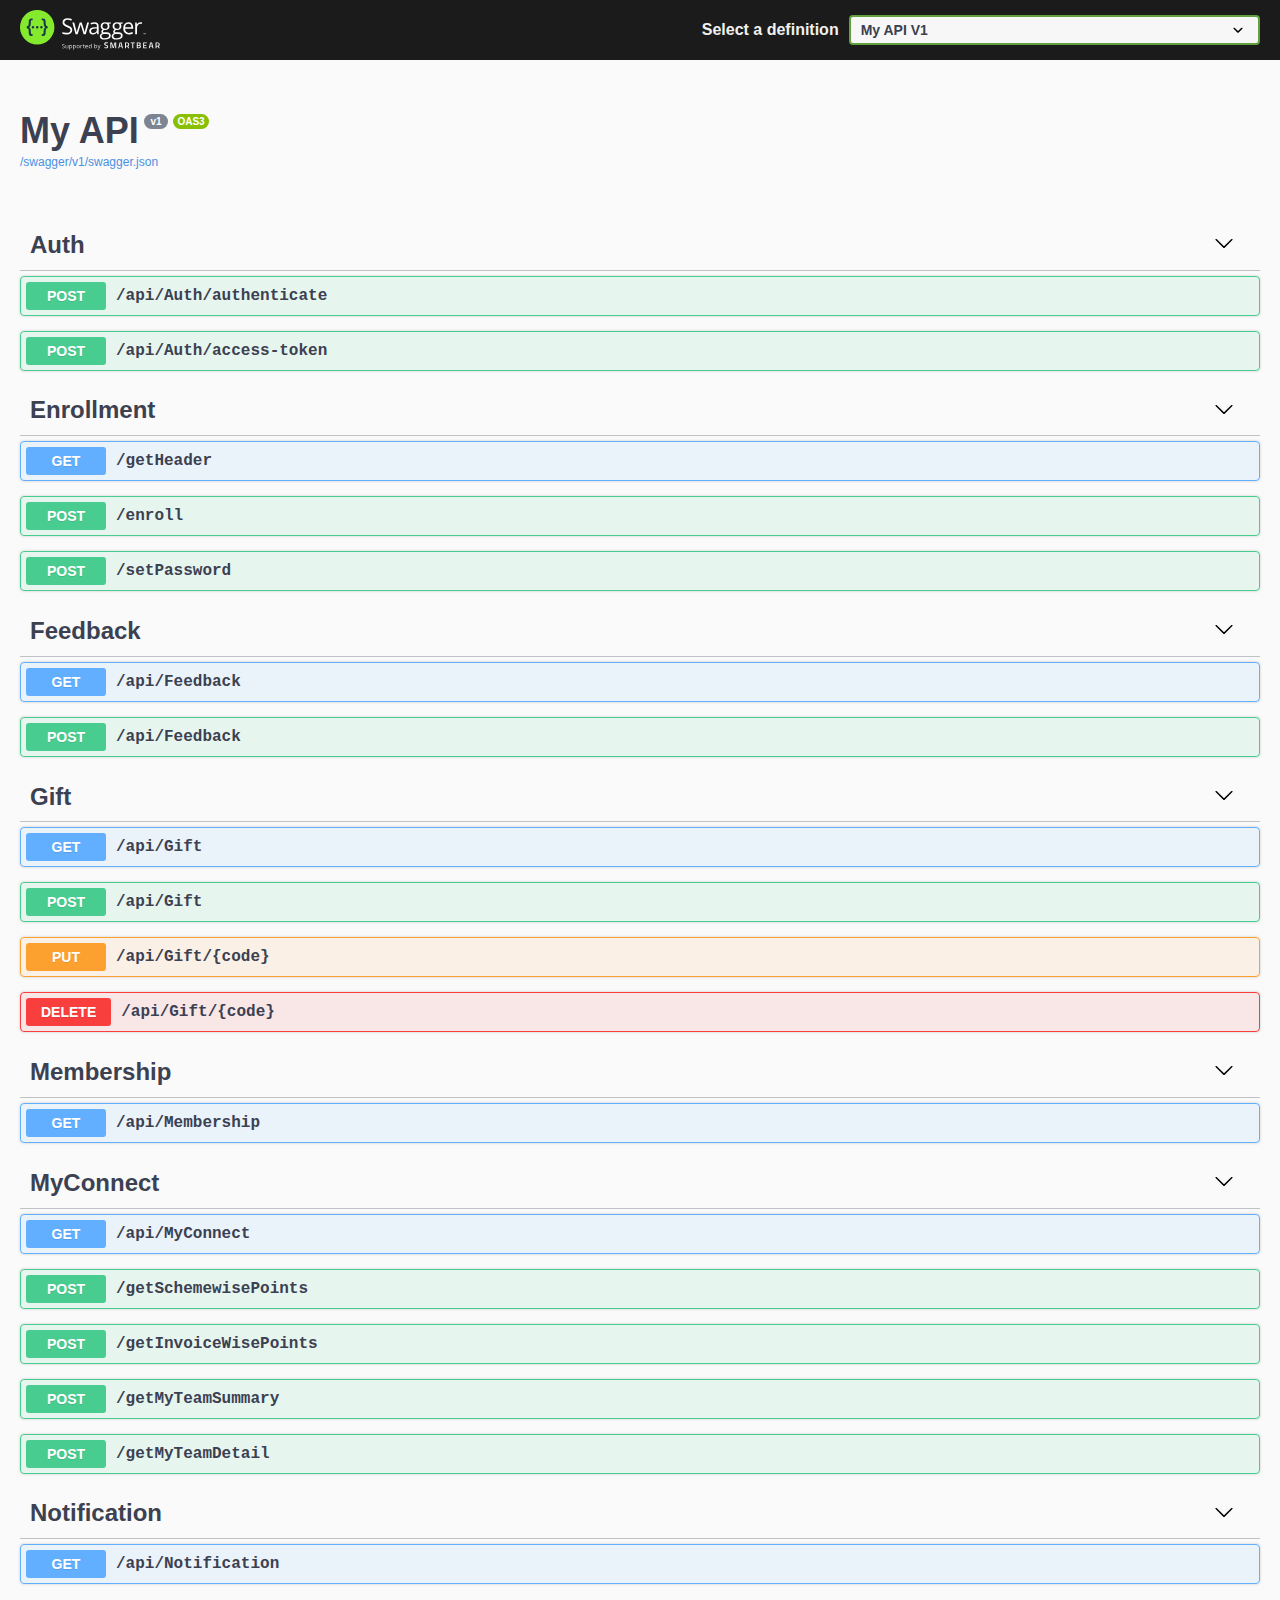
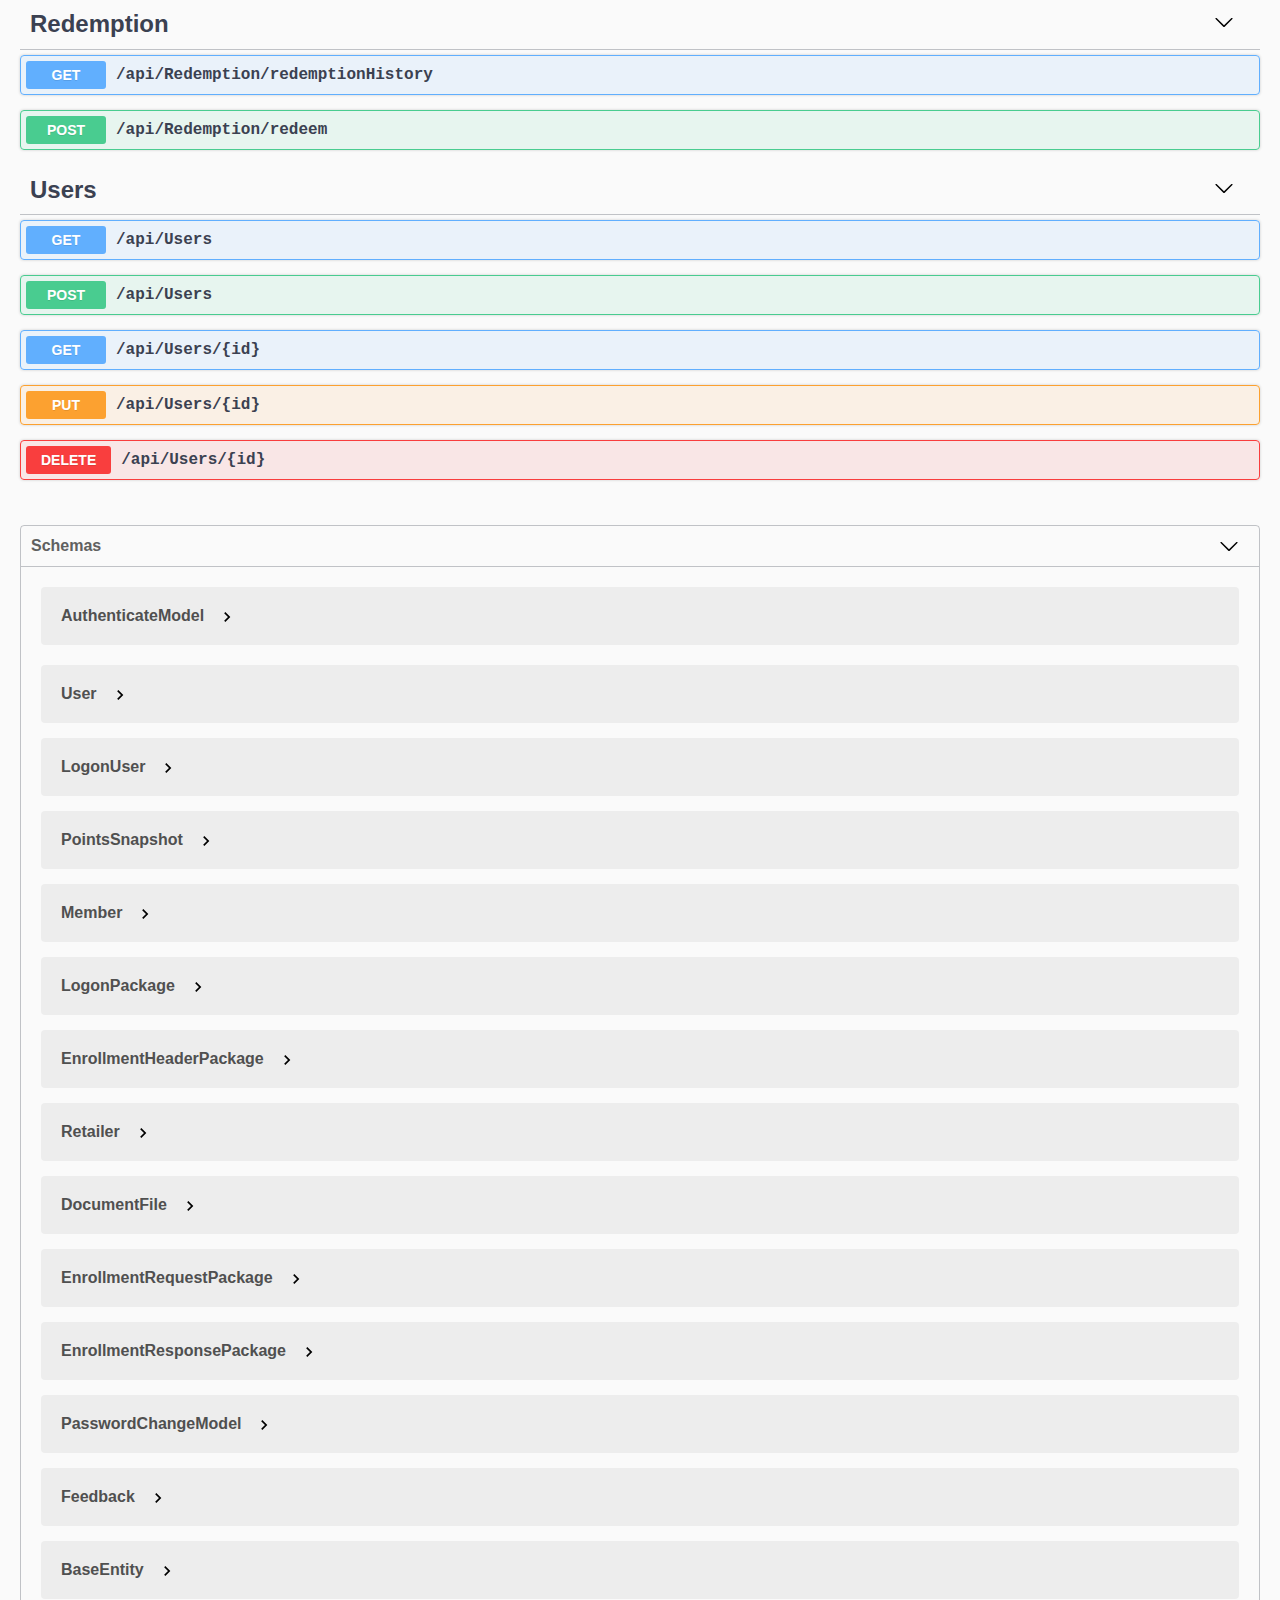
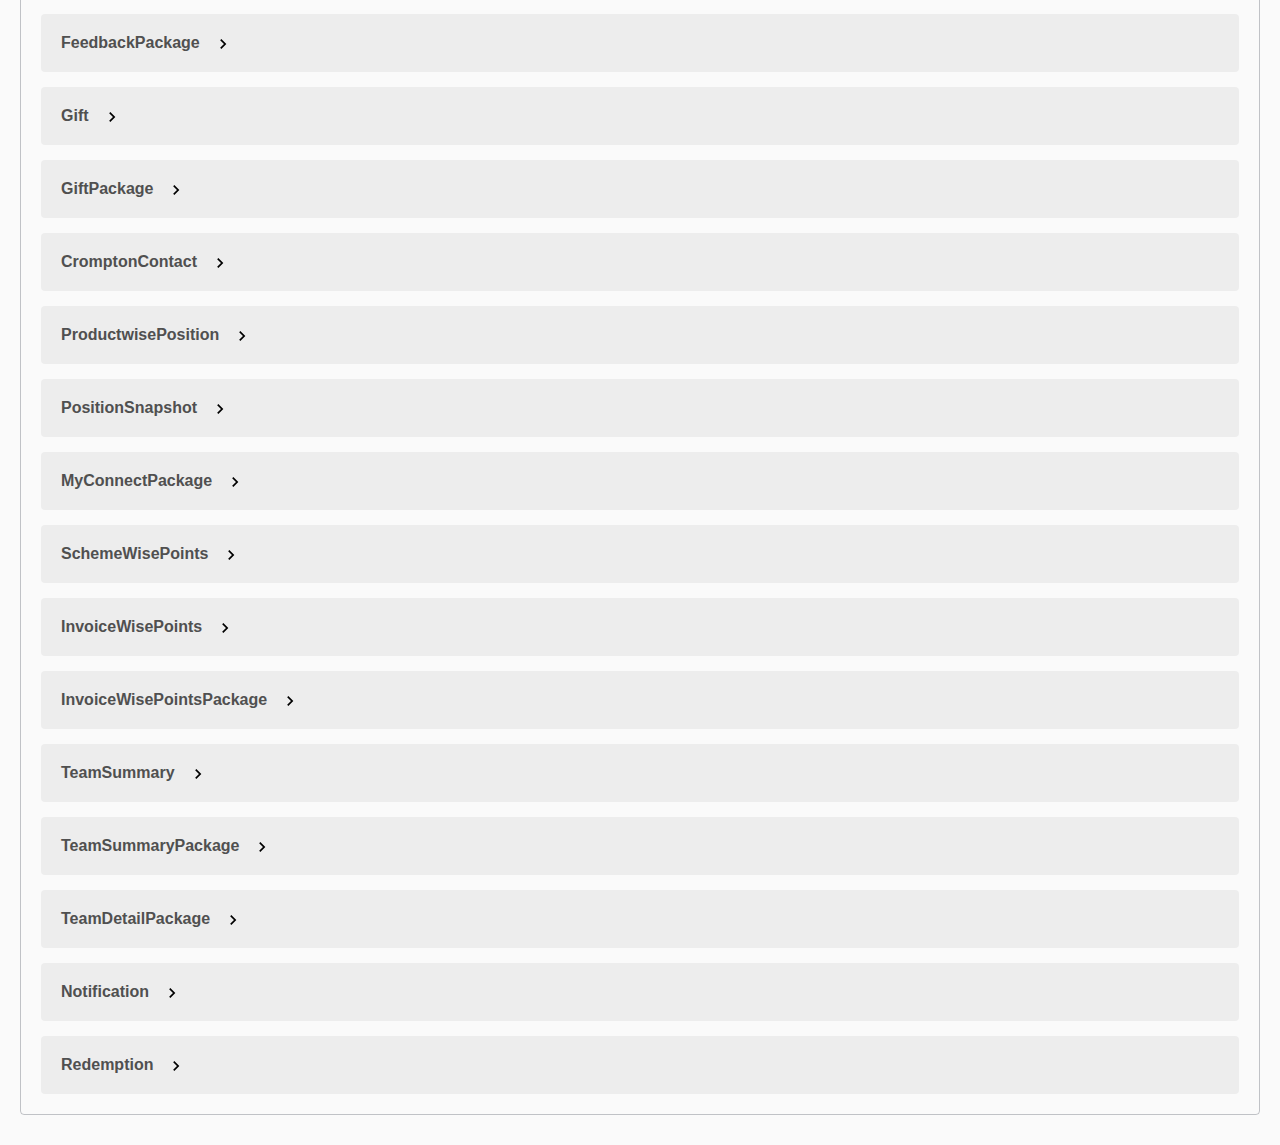
<file: swagger/index.html>
<!-- HTML for static distribution bundle build -->
<!DOCTYPE html>
<html lang="en">

<head>
    <meta charset="UTF-8">
    <title>Swagger UI</title>
    <meta name="viewport" content="width=device-width, initial-scale=1.0">
    <link rel="stylesheet" type="text/css" href="./swagger-ui.css">
    <link rel="icon" type="image/png" href="./favicon-32x32.png" sizes="32x32" />
    <link rel="icon" type="image/png" href="./favicon-16x16.png" sizes="16x16" />
    <style>
        html {
            box-sizing: border-box;
            overflow: -moz-scrollbars-vertical;
            overflow-y: scroll;
        }

        *,
        *:before,
        *:after {
            box-sizing: inherit;
        }

        body {
            margin: 0;
            background: #fafafa;
        }
    </style>

</head>

<body>

    <svg xmlns="http://www.w3.org/2000/svg" xmlns:xlink="http://www.w3.org/1999/xlink" style="position:absolute;width:0;height:0">
  <defs>
    <symbol viewBox="0 0 20 20" id="unlocked">
          <path d="M15.8 8H14V5.6C14 2.703 12.665 1 10 1 7.334 1 6 2.703 6 5.6V6h2v-.801C8 3.754 8.797 3 10 3c1.203 0 2 .754 2 2.199V8H4c-.553 0-1 .646-1 1.199V17c0 .549.428 1.139.951 1.307l1.197.387C5.672 18.861 6.55 19 7.1 19h5.8c.549 0 1.428-.139 1.951-.307l1.196-.387c.524-.167.953-.757.953-1.306V9.199C17 8.646 16.352 8 15.8 8z"></path>
    </symbol>

    <symbol viewBox="0 0 20 20" id="locked">
      <path d="M15.8 8H14V5.6C14 2.703 12.665 1 10 1 7.334 1 6 2.703 6 5.6V8H4c-.553 0-1 .646-1 1.199V17c0 .549.428 1.139.951 1.307l1.197.387C5.672 18.861 6.55 19 7.1 19h5.8c.549 0 1.428-.139 1.951-.307l1.196-.387c.524-.167.953-.757.953-1.306V9.199C17 8.646 16.352 8 15.8 8zM12 8H8V5.199C8 3.754 8.797 3 10 3c1.203 0 2 .754 2 2.199V8z"/>
    </symbol>

    <symbol viewBox="0 0 20 20" id="close">
      <path d="M14.348 14.849c-.469.469-1.229.469-1.697 0L10 11.819l-2.651 3.029c-.469.469-1.229.469-1.697 0-.469-.469-.469-1.229 0-1.697l2.758-3.15-2.759-3.152c-.469-.469-.469-1.228 0-1.697.469-.469 1.228-.469 1.697 0L10 8.183l2.651-3.031c.469-.469 1.228-.469 1.697 0 .469.469.469 1.229 0 1.697l-2.758 3.152 2.758 3.15c.469.469.469 1.229 0 1.698z"/>
    </symbol>

    <symbol viewBox="0 0 20 20" id="large-arrow">
      <path d="M13.25 10L6.109 2.58c-.268-.27-.268-.707 0-.979.268-.27.701-.27.969 0l7.83 7.908c.268.271.268.709 0 .979l-7.83 7.908c-.268.271-.701.27-.969 0-.268-.269-.268-.707 0-.979L13.25 10z"/>
    </symbol>

    <symbol viewBox="0 0 20 20" id="large-arrow-down">
      <path d="M17.418 6.109c.272-.268.709-.268.979 0s.271.701 0 .969l-7.908 7.83c-.27.268-.707.268-.979 0l-7.908-7.83c-.27-.268-.27-.701 0-.969.271-.268.709-.268.979 0L10 13.25l7.418-7.141z"/>
    </symbol>


    <symbol viewBox="0 0 24 24" id="jump-to">
      <path d="M19 7v4H5.83l3.58-3.59L8 6l-6 6 6 6 1.41-1.41L5.83 13H21V7z"/>
    </symbol>

    <symbol viewBox="0 0 24 24" id="expand">
      <path d="M10 18h4v-2h-4v2zM3 6v2h18V6H3zm3 7h12v-2H6v2z"/>
    </symbol>

  </defs>
</svg>

    <div id="swagger-ui"></div>

    <!-- Workaround for https://github.com/swagger-api/swagger-editor/issues/1371 -->
    <script>
        if (window.navigator.userAgent.indexOf("Edge") > -1) {
            console.log("Removing native Edge fetch in favor of swagger-ui's polyfill")
            window.fetch = undefined;
        }
    </script>

    <script src="./swagger-ui-bundle.js">
    </script>
    <script src="./swagger-ui-standalone-preset.js">
    </script>
    <script>
        window.onload = function() {
            var configObject = JSON.parse('{"urls":[{"url":"/swagger/v1/swagger.json","name":"My API V1"}],"deepLinking":false,"displayOperationId":false,"defaultModelsExpandDepth":1,"defaultModelExpandDepth":1,"defaultModelRendering":"example","displayRequestDuration":false,"docExpansion":"list","showExtensions":false,"showCommonExtensions":false,"supportedSubmitMethods":["get","put","post","delete","options","head","patch","trace"],"validatorUrl":null}');
            var oauthConfigObject = JSON.parse('{"clientId":"clientId","clientSecret":"clientSecret","scopeSeperator":" ","useBasicAuthenticationWithAccessCodeGrant":false}');

            // Apply mandatory parameters
            configObject.dom_id = "#swagger-ui";
            configObject.presets = [SwaggerUIBundle.presets.apis, SwaggerUIStandalonePreset];
            configObject.layout = "StandaloneLayout";

            // If oauth2RedirectUrl isn't specified, use the built-in default
            if (!configObject.hasOwnProperty("oauth2RedirectUrl"))
                configObject.oauth2RedirectUrl = window.location.href.replace("index.html", "oauth2-redirect.html").split('#')[0];

            // Build a system
            const ui = SwaggerUIBundle(configObject);

            // Apply OAuth config
            ui.initOAuth(oauthConfigObject);
        }
    </script>
</body>

</html>
</file>
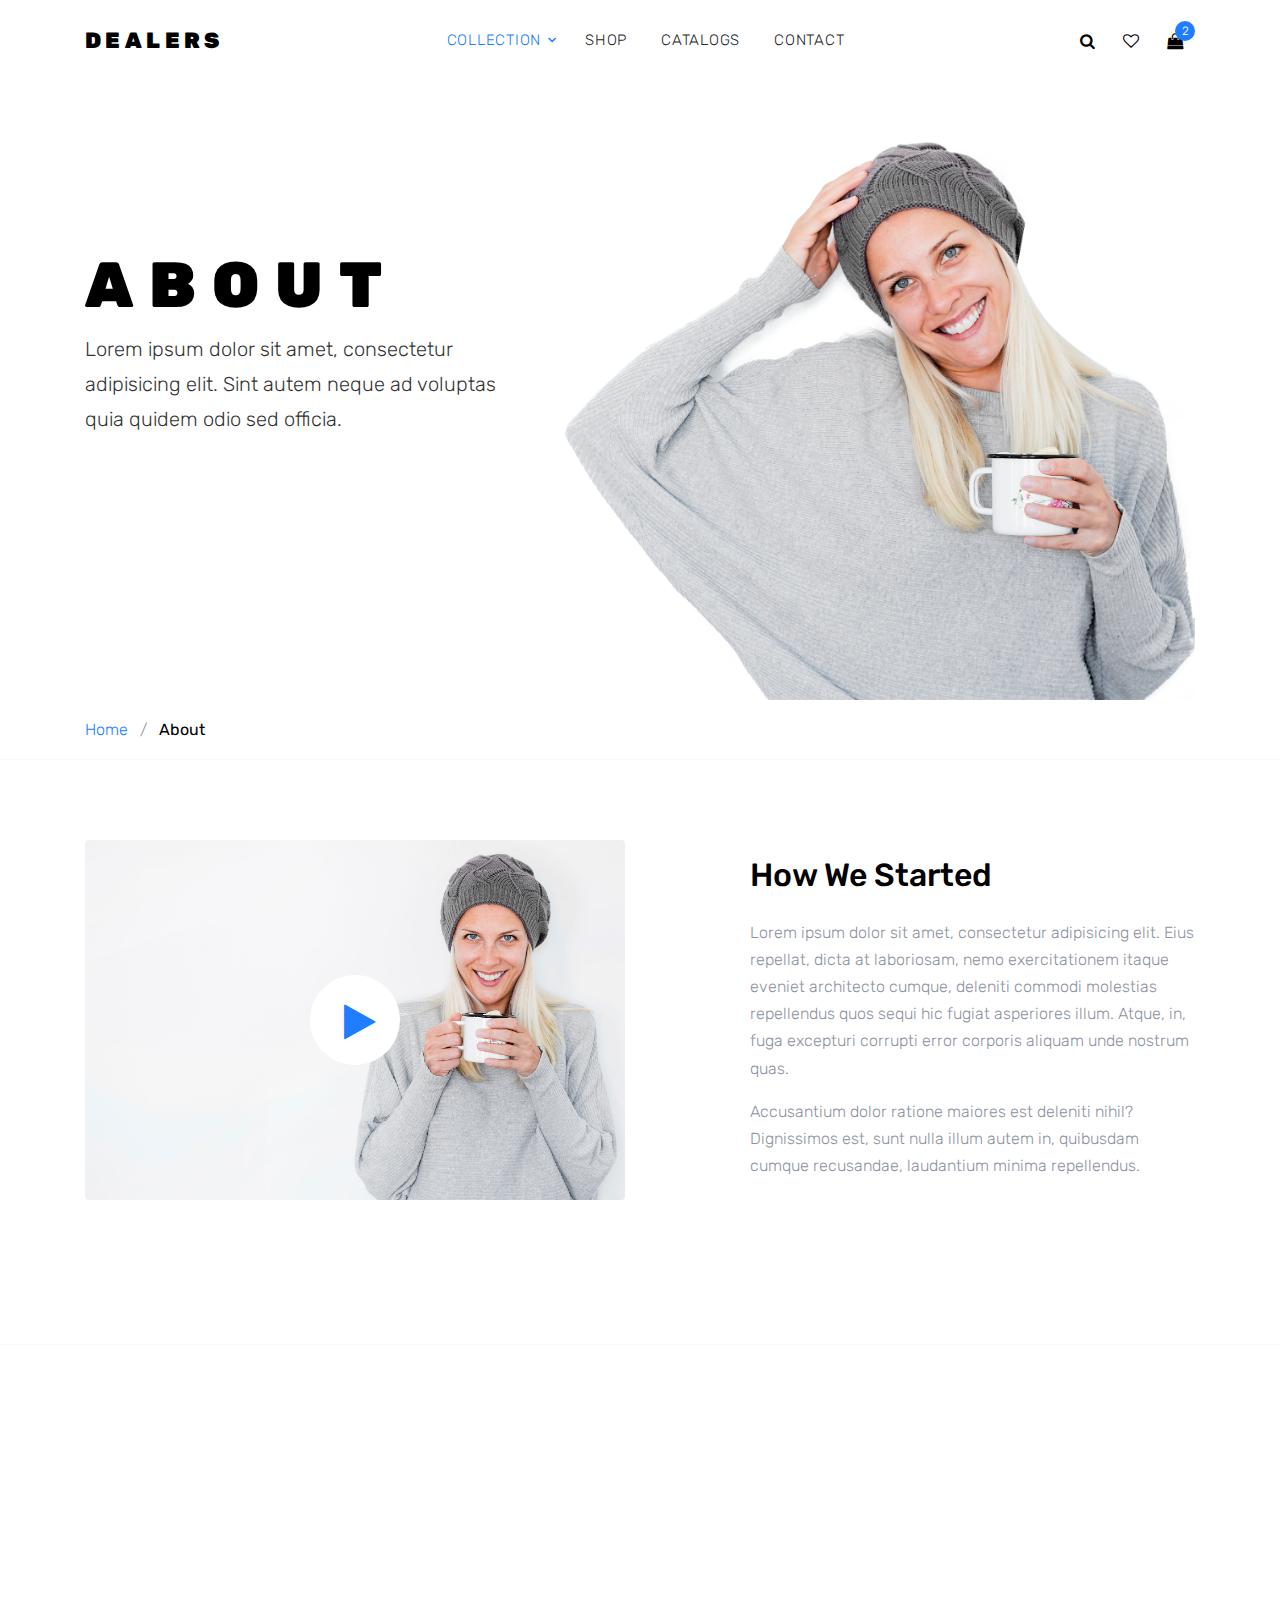
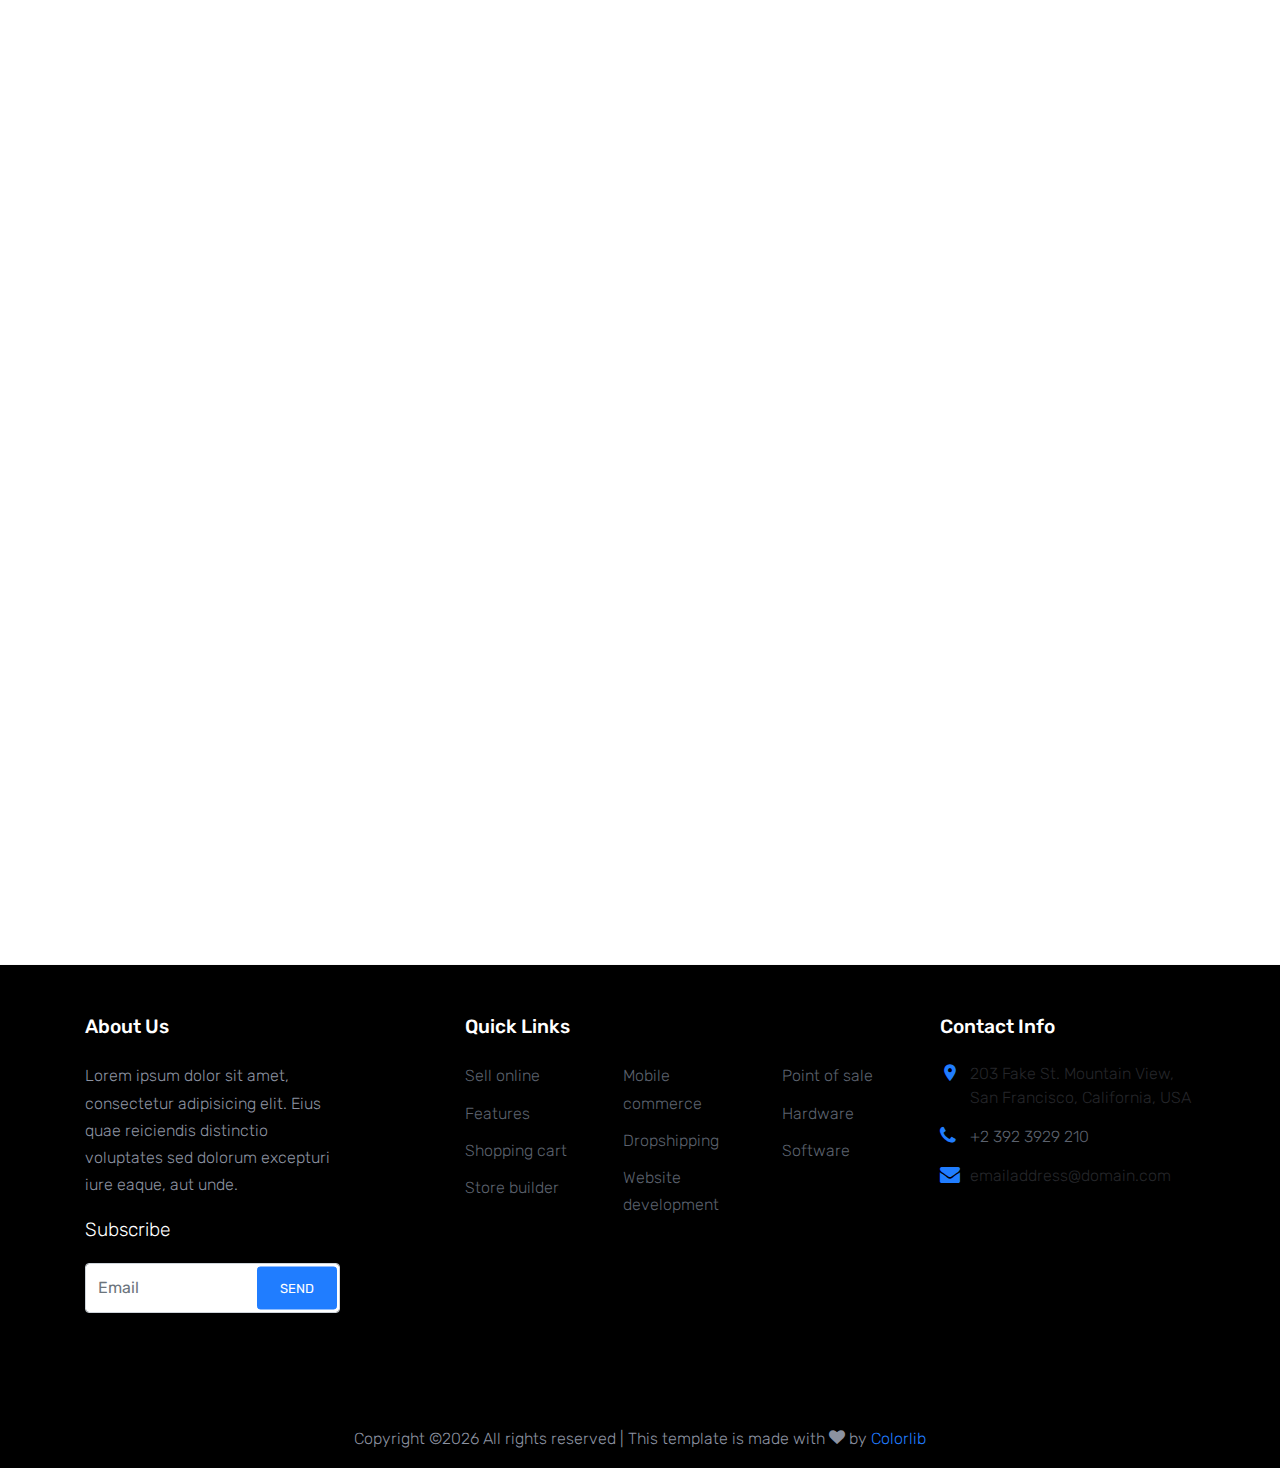
<file: about.html>
<!DOCTYPE html>
<html lang="en">
  <head>
    <title>Dealers &mdash; Colorlib e-Commerce Template</title>
    <meta charset="utf-8">
    <meta name="viewport" content="width=device-width, initial-scale=1, shrink-to-fit=no">

    <link href="https://fonts.googleapis.com/css?family=Rubik:400,700" rel="stylesheet">
    <link rel="stylesheet" href="fonts/icomoon/style.css">

    <link rel="stylesheet" href="css/bootstrap.min.css">
    <link rel="stylesheet" href="css/magnific-popup.css">
    <link rel="stylesheet" href="css/jquery-ui.css">
    <link rel="stylesheet" href="css/owl.carousel.min.css">
    <link rel="stylesheet" href="css/owl.theme.default.min.css">


    <link rel="stylesheet" href="css/aos.css">

    <link rel="stylesheet" href="css/style.css">
    
  </head>
  <body>
  
  <div class="site-wrap">
    

    <div class="site-navbar bg-white py-2">

      <div class="search-wrap">
        <div class="container">
          <a href="#" class="search-close js-search-close"><span class="icon-close2"></span></a>
          <form action="#" method="post">
            <input type="text" class="form-control" placeholder="Search keyword and hit enter...">
          </form>  
        </div>
      </div>

      <div class="container">
        <div class="d-flex align-items-center justify-content-between">
          <div class="logo">
            <div class="site-logo">
              <a href="index.html" class="js-logo-clone">Dealers</a>
            </div>
          </div>
          <div class="main-nav d-none d-lg-block">
            <nav class="site-navigation text-right text-md-center" role="navigation">
              <ul class="site-menu js-clone-nav d-none d-lg-block">
                <li class="has-children active">
                  <a href="index.html">Collection</a>
                  <ul class="dropdown">
                    <li><a href="#">Men</a></li>
                    <li><a href="#">Women</a></li>
                    <li><a href="#">Children</a></li>
                    <li class="has-children">
                      <a href="#">Sub Menu</a>
                      <ul class="dropdown">
                        <li><a href="#">Men</a></li>
                        <li><a href="#">Women</a></li>
                        <li><a href="#">Children</a></li>
                      </ul>
                    </li>
                  </ul>
                </li>
                
                <li><a href="shop.html">Shop</a></li>
                <li><a href="#">Catalogs</a></li>
                <li><a href="contact.html">Contact</a></li>
              </ul>
            </nav>
          </div>
          <div class="icons">
            <a href="#" class="icons-btn d-inline-block js-search-open"><span class="icon-search"></span></a>
            <a href="#" class="icons-btn d-inline-block"><span class="icon-heart-o"></span></a>
            <a href="cart.html" class="icons-btn d-inline-block bag">
              <span class="icon-shopping-bag"></span>
              <span class="number">2</span>
            </a>
            <a href="#" class="site-menu-toggle js-menu-toggle ml-3 d-inline-block d-lg-none"><span class="icon-menu"></span></a>
          </div>
        </div>
      </div>
    </div>
    
    <div class="site-blocks-cover inner-page" data-aos="fade">
      <div class="container">

        <div class="row align-items-center">
          <div class="col-lg-5 text-left">
            <div class="featured-hero-product w-100 text-left">
              <h1 class="mb-2">About</h1>
              <p>Lorem ipsum dolor sit amet, consectetur adipisicing elit. Sint autem neque ad voluptas quia quidem odio sed officia.</p>
            </div>  
          </div>
          <div class="col-lg-7 align-self-end text-center text-lg-right">
            <img src="images/model_woman_1.png" alt="Image" class="img-fluid img-1">
          </div>
          
        </div>
      </div>
      
    </div>

    <div class="custom-border-bottom py-3">
      <div class="container">
        <div class="row">
          <div class="col-md-12 mb-0"><a href="index.html">Home</a> <span class="mx-2 mb-0">/</span> <strong class="text-black">About</strong></div>
        </div>
      </div>
    </div>
    
    <div class="site-section custom-border-bottom" data-aos="fade">
      <div class="container">
        <div class="row mb-5">
          <div class="col-md-6">
            <div class="block-16">
              <figure>
                <img src="images/new/hero_2.jpg" alt="Image placeholder" class="img-fluid rounded">
                <a href="https://vimeo.com/channels/staffpicks/93951774" class="play-button popup-vimeo"><span class="icon-play"></span></a>

              </figure>
            </div>
          </div>
          <div class="col-md-1"></div>
          <div class="col-md-5">
            
            
            <div class="site-section-heading pt-3 mb-4">
              <h2 class="text-black">How We Started</h2>
            </div>
            <p>Lorem ipsum dolor sit amet, consectetur adipisicing elit. Eius repellat, dicta at laboriosam, nemo exercitationem itaque eveniet architecto cumque, deleniti commodi molestias repellendus quos sequi hic fugiat asperiores illum. Atque, in, fuga excepturi corrupti error corporis aliquam unde nostrum quas.</p>
            <p>Accusantium dolor ratione maiores est deleniti nihil? Dignissimos est, sunt nulla illum autem in, quibusdam cumque recusandae, laudantium minima repellendus.</p>
            
          </div>
        </div>
      </div>
    </div>

    <div class="site-section site-section-sm site-blocks-1 border-0" data-aos="fade">
      <div class="container">
        <div class="row">
          <div class="col-md-6 col-lg-4 d-lg-flex mb-4 mb-lg-0 pl-4" data-aos="fade-up" data-aos-delay="">
            <div class="icon mr-4 align-self-start">
              <span class="icon-truck"></span>
            </div>
            <div class="text">
              <h2>Free Shipping</h2>
              <p>Lorem ipsum dolor sit amet, consectetur adipiscing elit. Phasellus at iaculis quam. Integer accumsan tincidunt fringilla.</p>
            </div>
          </div>
          <div class="col-md-6 col-lg-4 d-lg-flex mb-4 mb-lg-0 pl-4" data-aos="fade-up" data-aos-delay="100">
            <div class="icon mr-4 align-self-start">
              <span class="icon-refresh2"></span>
            </div>
            <div class="text">
              <h2>Free Returns</h2>
              <p>Lorem ipsum dolor sit amet, consectetur adipiscing elit. Phasellus at iaculis quam. Integer accumsan tincidunt fringilla.</p>
            </div>
          </div>
          <div class="col-md-6 col-lg-4 d-lg-flex mb-4 mb-lg-0 pl-4" data-aos="fade-up" data-aos-delay="200">
            <div class="icon mr-4 align-self-start">
              <span class="icon-help"></span>
            </div>
            <div class="text">
              <h2>Customer Support</h2>
              <p>Lorem ipsum dolor sit amet, consectetur adipiscing elit. Phasellus at iaculis quam. Integer accumsan tincidunt fringilla.</p>
            </div>
          </div>
        </div>
      </div>
    </div>


    

    <div class="site-section custom-border-bottom" data-aos="fade">
      <div class="container">
        <div class="row justify-content-center mb-5">
          <div class="col-md-7 site-section-heading text-center pt-4">
            <h2>The Team</h2>
          </div>
        </div>
        <div class="row">
          <div class="col-md-6 col-lg-6 mb-5">
  
            <div class="block-38 text-center">
              <div class="block-38-img">
                <div class="block-38-header">
                  <img src="images/person_1.jpg" alt="Image placeholder" class="mb-4">
                  <h3 class="block-38-heading h4">Elizabeth Graham</h3>
                  <p class="block-38-subheading">CEO/Co-Founder</p>
                </div>
                <div class="block-38-body">
                  <p>Lorem ipsum dolor sit amet consectetur adipisicing elit. Vitae aut minima nihil sit distinctio recusandae doloribus ut fugit officia voluptate soluta. </p>
                </div>
              </div>
            </div>
          </div>
          <div class="col-md-6 col-lg-6 mb-5">
            <div class="block-38 text-center">
              <div class="block-38-img">
                <div class="block-38-header">
                  <img src="images/person_2.jpg" alt="Image placeholder" class="mb-4">
                  <h3 class="block-38-heading h4">Jennifer Greive</h3>
                  <p class="block-38-subheading">Co-Founder</p>
                </div>
                <div class="block-38-body">
                  <p>Lorem ipsum dolor sit amet consectetur adipisicing elit. Vitae aut minima nihil sit distinctio recusandae doloribus ut fugit officia voluptate soluta. </p>
                </div>
              </div>
            </div>
          </div>
          <div class="col-md-6 col-lg-6 mb-5">
            <div class="block-38 text-center">
              <div class="block-38-img">
                <div class="block-38-header">
                  <img src="images/person_2.jpg" alt="Image placeholder" class="mb-4">
                  <h3 class="block-38-heading h4">Patrick Marx</h3>
                  <p class="block-38-subheading">Marketing</p>
                </div>
                <div class="block-38-body">
                  <p>Lorem ipsum dolor sit amet consectetur adipisicing elit. Vitae aut minima nihil sit distinctio recusandae doloribus ut fugit officia voluptate soluta. </p>
                </div>
              </div>
            </div>
          </div>
          <div class="col-md-6 col-lg-6 mb-5">
            <div class="block-38 text-center">
              <div class="block-38-img">
                <div class="block-38-header">
                  <img src="images/person_1.jpg" alt="Image placeholder" class="mb-4">
                  <h3 class="block-38-heading h4">Mike Coolbert</h3>
                  <p class="block-38-subheading">Sales Manager</p>
                </div>
                <div class="block-38-body">
                  <p>Lorem ipsum dolor sit amet consectetur adipisicing elit. Vitae aut minima nihil sit distinctio recusandae doloribus ut fugit officia voluptate soluta. </p>
                </div>
              </div>
            </div>
          </div>
        </div>
      </div>
    </div>

    <footer class="site-footer custom-border-top">
      <div class="container">
        <div class="row">
          <div class="col-md-6 col-lg-3 mb-4 mb-lg-0">
            
            <div class="block-7">
              <h3 class="footer-heading mb-4">About Us</h3>
              <p>Lorem ipsum dolor sit amet, consectetur adipisicing elit. Eius quae reiciendis distinctio voluptates sed dolorum excepturi iure eaque, aut unde.</p>
            </div>
            <div class="block-7">
              <form action="#" method="post">
                <label for="email_subscribe" class="footer-heading">Subscribe</label>
                <div class="form-group">
                  <input type="text" class="form-control py-4" id="email_subscribe" placeholder="Email">
                  <input type="submit" class="btn btn-sm btn-primary" value="Send">
                </div>
              </form>
            </div>
            
          </div>
          <div class="col-lg-5 ml-auto mb-5 mb-lg-0">
            <div class="row">
              <div class="col-md-12">
                <h3 class="footer-heading mb-4">Quick Links</h3>
              </div>
              <div class="col-md-6 col-lg-4">
                <ul class="list-unstyled">
                  <li><a href="#">Sell online</a></li>
                  <li><a href="#">Features</a></li>
                  <li><a href="#">Shopping cart</a></li>
                  <li><a href="#">Store builder</a></li>
                </ul>
              </div>
              <div class="col-md-6 col-lg-4">
                <ul class="list-unstyled">
                  <li><a href="#">Mobile commerce</a></li>
                  <li><a href="#">Dropshipping</a></li>
                  <li><a href="#">Website development</a></li>
                </ul>
              </div>
              <div class="col-md-6 col-lg-4">
                <ul class="list-unstyled">
                  <li><a href="#">Point of sale</a></li>
                  <li><a href="#">Hardware</a></li>
                  <li><a href="#">Software</a></li>
                </ul>
              </div>
            </div>
          </div>
          
          <div class="col-md-6 col-lg-3">
            <div class="block-5 mb-5">
              <h3 class="footer-heading mb-4">Contact Info</h3>
              <ul class="list-unstyled">
                <li class="address">203 Fake St. Mountain View, San Francisco, California, USA</li>
                <li class="phone"><a href="tel://23923929210">+2 392 3929 210</a></li>
                <li class="email">emailaddress@domain.com</li>
              </ul>
            </div>

            
          </div>
        </div>
        <div class="row pt-5 mt-5 text-center">
          <div class="col-md-12">
            <p>
            <!-- Link back to Colorlib can't be removed. Template is licensed under CC BY 3.0. -->
            Copyright &copy;<script>document.write(new Date().getFullYear());</script> All rights reserved | This template is made with <i class="icon-heart" aria-hidden="true"></i> by <a href="https://colorlib.com" target="_blank" class="text-primary">Colorlib</a>
            <!-- Link back to Colorlib can't be removed. Template is licensed under CC BY 3.0. -->
            </p>
          </div>
          
        </div>
      </div>
    </footer>
  </div>

  <script src="js/jquery-3.3.1.min.js"></script>
  <script src="js/jquery-ui.js"></script>
  <script src="js/popper.min.js"></script>
  <script src="js/bootstrap.min.js"></script>
  <script src="js/owl.carousel.min.js"></script>
  <script src="js/jquery.magnific-popup.min.js"></script>
  <script src="js/aos.js"></script>

  <script src="js/main.js"></script>
    
  </body>
</html>
</file>
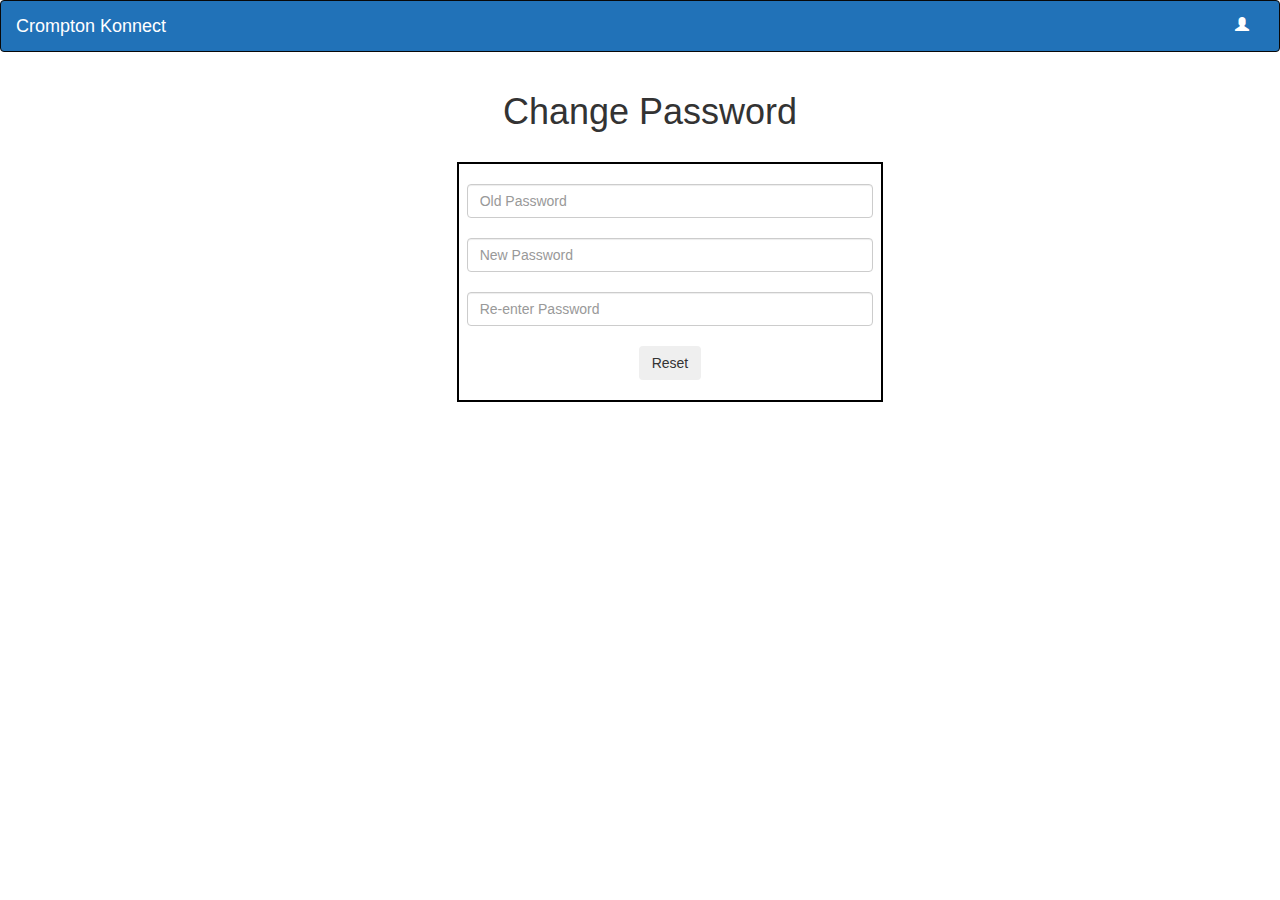
<file: ChangePassword.html>
<html lang="en">

<head>
    <title>Crompton Konnect</title>
    <meta charset="utf-8">
    <meta name="viewport" content="width=device-width, initial-scale=1">
    <link rel="stylesheet" href="https://maxcdn.bootstrapcdn.com/bootstrap/3.4.1/css/bootstrap.min.css">
    <script src="https://ajax.googleapis.com/ajax/libs/jquery/3.4.1/jquery.min.js"></script>
    <script src="https://maxcdn.bootstrapcdn.com/bootstrap/3.4.1/js/bootstrap.min.js"></script>
    <script src="chrome-extension://mooikfkahbdckldjjndioackbalphokd/assets/prompt.js"></script>
    <link rel="stylesheet" href="/style.css">
</head>

<body data-gr-c-s-loaded="true">

    <nav class="navbar navbar-inverse" style="background: #2172b8 !important;">
        <div class="container-fluid">
            <div class="navbar-header">
                <button type="button" class="navbar-toggle" data-toggle="collapse" data-target="#myNavbar">
                <span class="icon-bar"></span>
                <span class="icon-bar"></span>
                <span class="icon-bar"></span>                        
                </button>
                <a class="navbar-brand" href="#" style="color: white;">Crompton Konnect</a>
            </div>
            <div class="collapse navbar-collapse" id="myNavbar">
                <ul class="nav navbar-nav navbar-right">
                    <li><a href="#" style="color: white;"><span class="glyphicon glyphicon-user"></span></a></li>
                </ul>
            </div>
        </div>
    </nav>
    <div class="container" style="width: 100vw !important; margin: 10px !important;">
        <div class="row">
            <div class="col-lg-12">
                <div style="text-align: center;">
                    <h1>Change Password</h1>
                </div>
            </div>
        </div>
        <div class="row">
            <div class="col-lg-4"></div>
            <div class="col-lg-4" style="border:2px solid black;margin: 20px; padding: 20px !important;">
                <div class="text-center">
                    <div class="row">
                        <div class="col-lg-12">
                            <input class="form-control" type="password" placeholder="Old Password">
                        </div>
                    </div>
                    <br>
                    <div class="row">
                        <div class="col-lg-12">
                            <input class="form-control" type="password" placeholder="New Password">
                        </div>
                    </div>
                    <br>
                    <div class="row">
                        <div class="col-lg-12">
                            <input class="form-control" type="password" placeholder="Re-enter Password">
                        </div>
                    </div>
                    <br>
                    <div class="row">
                        <div class="col-lg-12">
                            <button type="button" class="btn">Reset</button>
                        </div>
                    </div>
                </div>
            </div>
            <div class="col-lg-4"></div>
        </div>
</body>

</html>
</file>
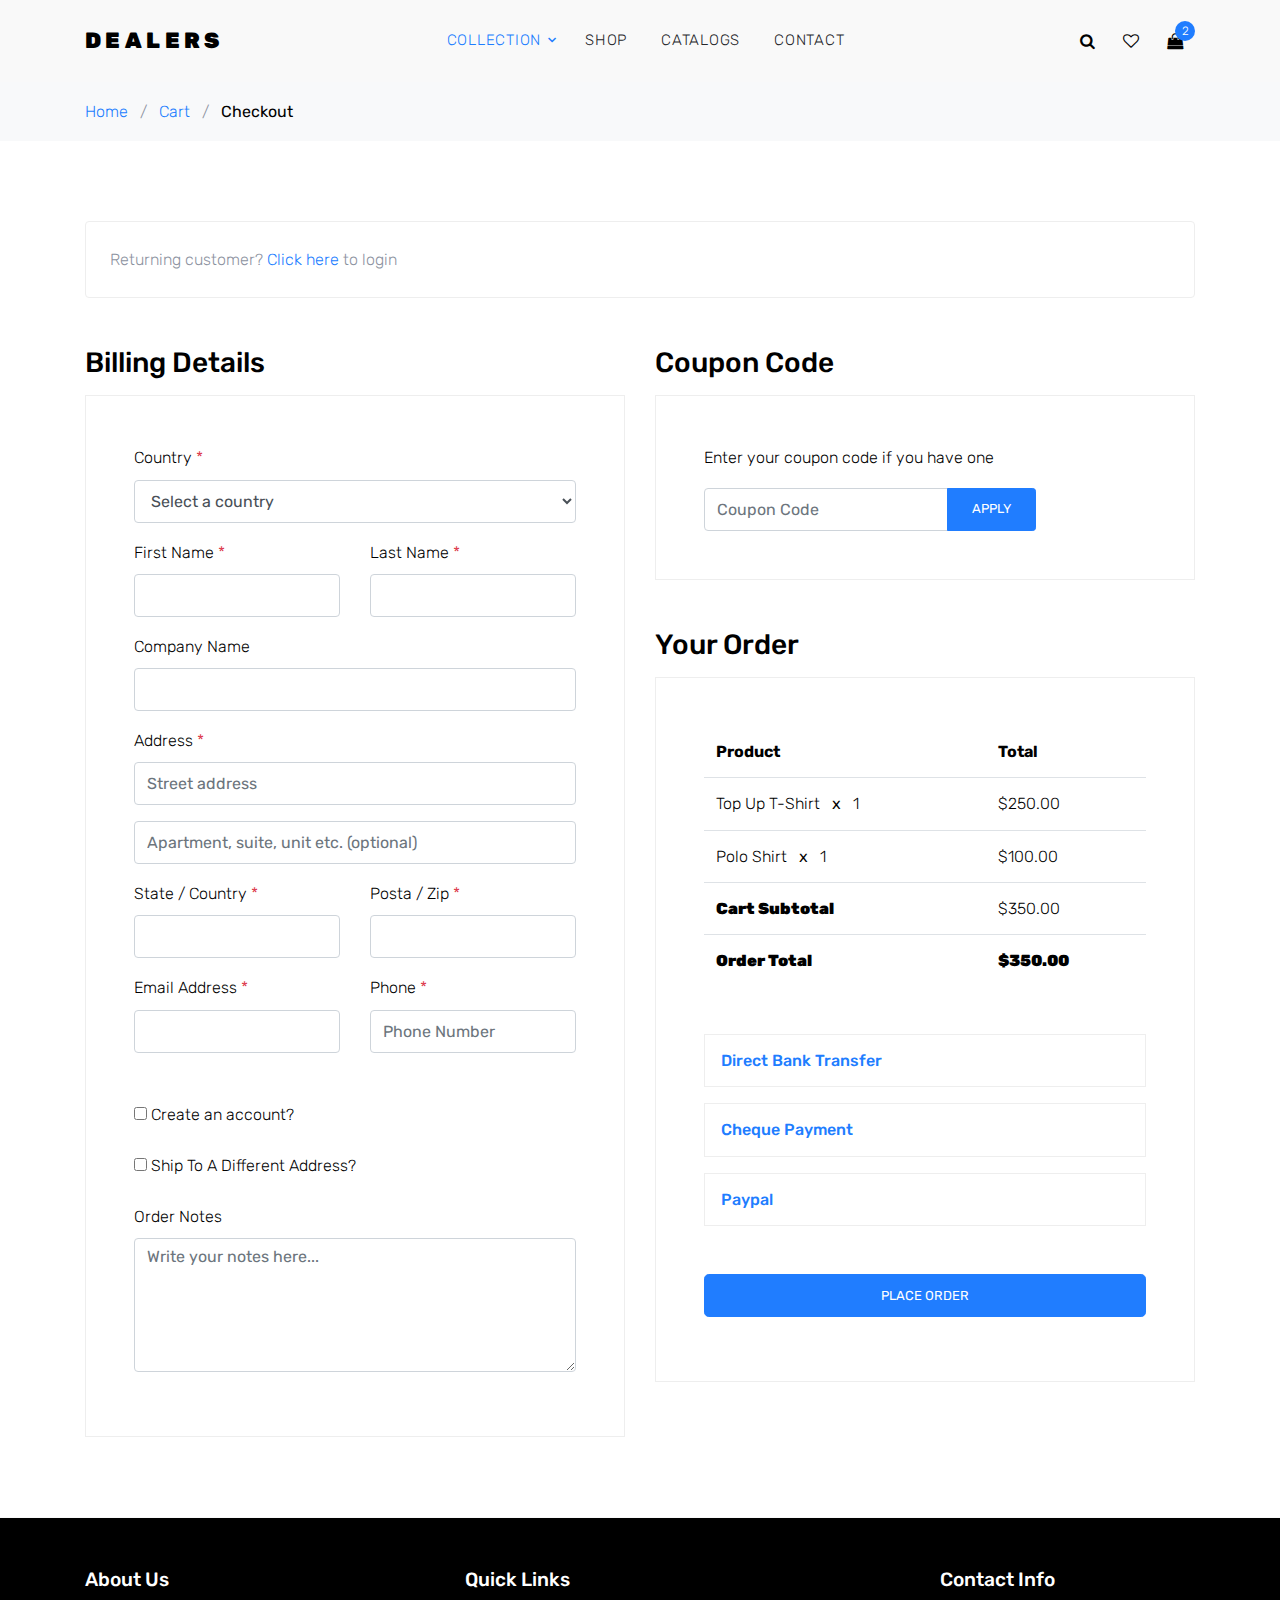
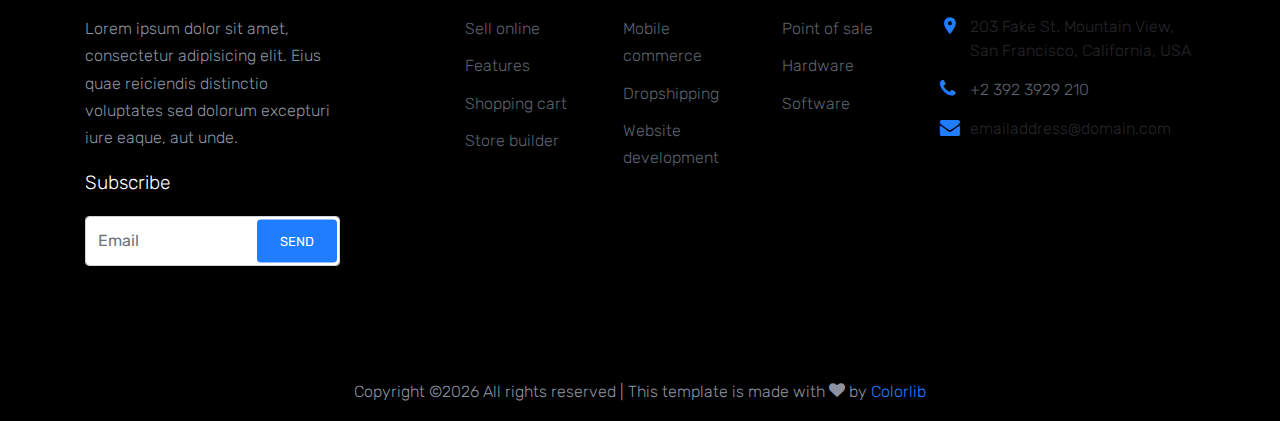
<file: checkout.html>
<!DOCTYPE html>
<html lang="en">
  <head>
    <title>Dealers &mdash; Colorlib e-Commerce Template</title>
    <meta charset="utf-8">
    <meta name="viewport" content="width=device-width, initial-scale=1, shrink-to-fit=no">

    <link href="https://fonts.googleapis.com/css?family=Rubik:400,700" rel="stylesheet">
    <link rel="stylesheet" href="fonts/icomoon/style.css">

    <link rel="stylesheet" href="css/bootstrap.min.css">
    <link rel="stylesheet" href="css/magnific-popup.css">
    <link rel="stylesheet" href="css/jquery-ui.css">
    <link rel="stylesheet" href="css/owl.carousel.min.css">
    <link rel="stylesheet" href="css/owl.theme.default.min.css">


    <link rel="stylesheet" href="css/aos.css">

    <link rel="stylesheet" href="css/style.css">
    
  </head>
  <body>
  
  <div class="site-wrap">
    

    <div class="site-navbar bg-white py-2 position-relative">

      <div class="search-wrap">
        <div class="container">
          <a href="#" class="search-close js-search-close"><span class="icon-close2"></span></a>
          <form action="#" method="post">
            <input type="text" class="form-control" placeholder="Search keyword and hit enter...">
          </form>  
        </div>
      </div>

      <div class="container">
        <div class="d-flex align-items-center justify-content-between">
          <div class="logo">
            <div class="site-logo">
              <a href="index.html" class="js-logo-clone">Dealers</a>
            </div>
          </div>
          <div class="main-nav d-none d-lg-block">
            <nav class="site-navigation text-right text-md-center" role="navigation">
              <ul class="site-menu js-clone-nav d-none d-lg-block">
                <li class="has-children active">
                  <a href="index.html">Collection</a>
                  <ul class="dropdown">
                    <li><a href="#">Men</a></li>
                    <li><a href="#">Women</a></li>
                    <li><a href="#">Children</a></li>
                    <li class="has-children">
                      <a href="#">Sub Menu</a>
                      <ul class="dropdown">
                        <li><a href="#">Men</a></li>
                        <li><a href="#">Women</a></li>
                        <li><a href="#">Children</a></li>
                      </ul>
                    </li>
                  </ul>
                </li>
                
                <li><a href="shop.html">Shop</a></li>
                <li><a href="#">Catalogs</a></li>
                <li><a href="contact.html">Contact</a></li>
              </ul>
            </nav>
          </div>
          <div class="icons">
            <a href="#" class="icons-btn d-inline-block js-search-open"><span class="icon-search"></span></a>
            <a href="#" class="icons-btn d-inline-block"><span class="icon-heart-o"></span></a>
            <a href="cart.html" class="icons-btn d-inline-block bag">
              <span class="icon-shopping-bag"></span>
              <span class="number">2</span>
            </a>
            <a href="#" class="site-menu-toggle js-menu-toggle ml-3 d-inline-block d-lg-none"><span class="icon-menu"></span></a>
          </div>
        </div>
      </div>
    </div>

    <div class="bg-light py-3">
      <div class="container">
        <div class="row">
          <div class="col-md-12 mb-0"><a href="index.html">Home</a> <span class="mx-2 mb-0">/</span> <a href="cart.html">Cart</a> <span class="mx-2 mb-0">/</span> <strong class="text-black">Checkout</strong></div>
        </div>
      </div>
    </div>

    <div class="site-section">
      <div class="container">
        <div class="row mb-5">
          <div class="col-md-12">
            <div class="border p-4 rounded" role="alert">
              Returning customer? <a href="#">Click here</a> to login
            </div>
          </div>
        </div>
        <div class="row">
          <div class="col-md-6 mb-5 mb-md-0">
            <h2 class="h3 mb-3 text-black">Billing Details</h2>
            <div class="p-3 p-lg-5 border">
              <div class="form-group">
                <label for="c_country" class="text-black">Country <span class="text-danger">*</span></label>
                <select id="c_country" class="form-control">
                  <option value="1">Select a country</option>    
                  <option value="2">bangladesh</option>    
                  <option value="3">Algeria</option>    
                  <option value="4">Afghanistan</option>    
                  <option value="5">Ghana</option>    
                  <option value="6">Albania</option>    
                  <option value="7">Bahrain</option>    
                  <option value="8">Colombia</option>    
                  <option value="9">Dominican Republic</option>    
                </select>
              </div>
              <div class="form-group row">
                <div class="col-md-6">
                  <label for="c_fname" class="text-black">First Name <span class="text-danger">*</span></label>
                  <input type="text" class="form-control" id="c_fname" name="c_fname">
                </div>
                <div class="col-md-6">
                  <label for="c_lname" class="text-black">Last Name <span class="text-danger">*</span></label>
                  <input type="text" class="form-control" id="c_lname" name="c_lname">
                </div>
              </div>

              <div class="form-group row">
                <div class="col-md-12">
                  <label for="c_companyname" class="text-black">Company Name </label>
                  <input type="text" class="form-control" id="c_companyname" name="c_companyname">
                </div>
              </div>

              <div class="form-group row">
                <div class="col-md-12">
                  <label for="c_address" class="text-black">Address <span class="text-danger">*</span></label>
                  <input type="text" class="form-control" id="c_address" name="c_address" placeholder="Street address">
                </div>
              </div>

              <div class="form-group">
                <input type="text" class="form-control" placeholder="Apartment, suite, unit etc. (optional)">
              </div>

              <div class="form-group row">
                <div class="col-md-6">
                  <label for="c_state_country" class="text-black">State / Country <span class="text-danger">*</span></label>
                  <input type="text" class="form-control" id="c_state_country" name="c_state_country">
                </div>
                <div class="col-md-6">
                  <label for="c_postal_zip" class="text-black">Posta / Zip <span class="text-danger">*</span></label>
                  <input type="text" class="form-control" id="c_postal_zip" name="c_postal_zip">
                </div>
              </div>

              <div class="form-group row mb-5">
                <div class="col-md-6">
                  <label for="c_email_address" class="text-black">Email Address <span class="text-danger">*</span></label>
                  <input type="text" class="form-control" id="c_email_address" name="c_email_address">
                </div>
                <div class="col-md-6">
                  <label for="c_phone" class="text-black">Phone <span class="text-danger">*</span></label>
                  <input type="text" class="form-control" id="c_phone" name="c_phone" placeholder="Phone Number">
                </div>
              </div>

              <div class="form-group">
                <label for="c_create_account" class="text-black" data-toggle="collapse" href="#create_an_account" role="button" aria-expanded="false" aria-controls="create_an_account"><input type="checkbox" value="1" id="c_create_account"> Create an account?</label>
                <div class="collapse" id="create_an_account">
                  <div class="py-2">
                    <p class="mb-3">Create an account by entering the information below. If you are a returning customer please login at the top of the page.</p>
                    <div class="form-group">
                      <label for="c_account_password" class="text-black">Account Password</label>
                      <input type="email" class="form-control" id="c_account_password" name="c_account_password" placeholder="">
                    </div>
                  </div>
                </div>
              </div>


              <div class="form-group">
                <label for="c_ship_different_address" class="text-black" data-toggle="collapse" href="#ship_different_address" role="button" aria-expanded="false" aria-controls="ship_different_address"><input type="checkbox" value="1" id="c_ship_different_address"> Ship To A Different Address?</label>
                <div class="collapse" id="ship_different_address">
                  <div class="py-2">

                    <div class="form-group">
                      <label for="c_diff_country" class="text-black">Country <span class="text-danger">*</span></label>
                      <select id="c_diff_country" class="form-control">
                        <option value="1">Select a country</option>    
                        <option value="2">bangladesh</option>    
                        <option value="3">Algeria</option>    
                        <option value="4">Afghanistan</option>    
                        <option value="5">Ghana</option>    
                        <option value="6">Albania</option>    
                        <option value="7">Bahrain</option>    
                        <option value="8">Colombia</option>    
                        <option value="9">Dominican Republic</option>    
                      </select>
                    </div>


                    <div class="form-group row">
                      <div class="col-md-6">
                        <label for="c_diff_fname" class="text-black">First Name <span class="text-danger">*</span></label>
                        <input type="text" class="form-control" id="c_diff_fname" name="c_diff_fname">
                      </div>
                      <div class="col-md-6">
                        <label for="c_diff_lname" class="text-black">Last Name <span class="text-danger">*</span></label>
                        <input type="text" class="form-control" id="c_diff_lname" name="c_diff_lname">
                      </div>
                    </div>

                    <div class="form-group row">
                      <div class="col-md-12">
                        <label for="c_diff_companyname" class="text-black">Company Name </label>
                        <input type="text" class="form-control" id="c_diff_companyname" name="c_diff_companyname">
                      </div>
                    </div>

                    <div class="form-group row">
                      <div class="col-md-12">
                        <label for="c_diff_address" class="text-black">Address <span class="text-danger">*</span></label>
                        <input type="text" class="form-control" id="c_diff_address" name="c_diff_address" placeholder="Street address">
                      </div>
                    </div>

                    <div class="form-group">
                      <input type="text" class="form-control" placeholder="Apartment, suite, unit etc. (optional)">
                    </div>

                    <div class="form-group row">
                      <div class="col-md-6">
                        <label for="c_diff_state_country" class="text-black">State / Country <span class="text-danger">*</span></label>
                        <input type="text" class="form-control" id="c_diff_state_country" name="c_diff_state_country">
                      </div>
                      <div class="col-md-6">
                        <label for="c_diff_postal_zip" class="text-black">Posta / Zip <span class="text-danger">*</span></label>
                        <input type="text" class="form-control" id="c_diff_postal_zip" name="c_diff_postal_zip">
                      </div>
                    </div>

                    <div class="form-group row mb-5">
                      <div class="col-md-6">
                        <label for="c_diff_email_address" class="text-black">Email Address <span class="text-danger">*</span></label>
                        <input type="text" class="form-control" id="c_diff_email_address" name="c_diff_email_address">
                      </div>
                      <div class="col-md-6">
                        <label for="c_diff_phone" class="text-black">Phone <span class="text-danger">*</span></label>
                        <input type="text" class="form-control" id="c_diff_phone" name="c_diff_phone" placeholder="Phone Number">
                      </div>
                    </div>

                  </div>

                </div>
              </div>

              <div class="form-group">
                <label for="c_order_notes" class="text-black">Order Notes</label>
                <textarea name="c_order_notes" id="c_order_notes" cols="30" rows="5" class="form-control" placeholder="Write your notes here..."></textarea>
              </div>

            </div>
          </div>
          <div class="col-md-6">

            <div class="row mb-5">
              <div class="col-md-12">
                <h2 class="h3 mb-3 text-black">Coupon Code</h2>
                <div class="p-3 p-lg-5 border">
                  
                  <label for="c_code" class="text-black mb-3">Enter your coupon code if you have one</label>
                  <div class="input-group w-75">
                    <input type="text" class="form-control" id="c_code" placeholder="Coupon Code" aria-label="Coupon Code" aria-describedby="button-addon2">
                    <div class="input-group-append">
                      <button class="btn btn-primary btn-sm px-4" type="button" id="button-addon2">Apply</button>
                    </div>
                  </div>

                </div>
              </div>
            </div>
            
            <div class="row mb-5">
              <div class="col-md-12">
                <h2 class="h3 mb-3 text-black">Your Order</h2>
                <div class="p-3 p-lg-5 border">
                  <table class="table site-block-order-table mb-5">
                    <thead>
                      <th>Product</th>
                      <th>Total</th>
                    </thead>
                    <tbody>
                      <tr>
                        <td>Top Up T-Shirt <strong class="mx-2">x</strong> 1</td>
                        <td>$250.00</td>
                      </tr>
                      <tr>
                        <td>Polo Shirt <strong class="mx-2">x</strong>   1</td>
                        <td>$100.00</td>
                      </tr>
                      <tr>
                        <td class="text-black font-weight-bold"><strong>Cart Subtotal</strong></td>
                        <td class="text-black">$350.00</td>
                      </tr>
                      <tr>
                        <td class="text-black font-weight-bold"><strong>Order Total</strong></td>
                        <td class="text-black font-weight-bold"><strong>$350.00</strong></td>
                      </tr>
                    </tbody>
                  </table>

                  <div class="border p-3 mb-3">
                    <h3 class="h6 mb-0"><a class="d-block" data-toggle="collapse" href="#collapsebank" role="button" aria-expanded="false" aria-controls="collapsebank">Direct Bank Transfer</a></h3>

                    <div class="collapse" id="collapsebank">
                      <div class="py-2">
                        <p class="mb-0">Make your payment directly into our bank account. Please use your Order ID as the payment reference. Your order won’t be shipped until the funds have cleared in our account.</p>
                      </div>
                    </div>
                  </div>

                  <div class="border p-3 mb-3">
                    <h3 class="h6 mb-0"><a class="d-block" data-toggle="collapse" href="#collapsecheque" role="button" aria-expanded="false" aria-controls="collapsecheque">Cheque Payment</a></h3>

                    <div class="collapse" id="collapsecheque">
                      <div class="py-2">
                        <p class="mb-0">Make your payment directly into our bank account. Please use your Order ID as the payment reference. Your order won’t be shipped until the funds have cleared in our account.</p>
                      </div>
                    </div>
                  </div>

                  <div class="border p-3 mb-5">
                    <h3 class="h6 mb-0"><a class="d-block" data-toggle="collapse" href="#collapsepaypal" role="button" aria-expanded="false" aria-controls="collapsepaypal">Paypal</a></h3>

                    <div class="collapse" id="collapsepaypal">
                      <div class="py-2">
                        <p class="mb-0">Make your payment directly into our bank account. Please use your Order ID as the payment reference. Your order won’t be shipped until the funds have cleared in our account.</p>
                      </div>
                    </div>
                  </div>

                  <div class="form-group">
                    <button class="btn btn-primary btn-lg btn-block" onclick="window.location='thankyou.html'">Place Order</button>
                  </div>

                </div>
              </div>
            </div>

          </div>
        </div>
        <!-- </form> -->
      </div>
    </div>

    <footer class="site-footer custom-border-top">
      <div class="container">
        <div class="row">
          <div class="col-md-6 col-lg-3 mb-4 mb-lg-0">
            
            <div class="block-7">
              <h3 class="footer-heading mb-4">About Us</h3>
              <p>Lorem ipsum dolor sit amet, consectetur adipisicing elit. Eius quae reiciendis distinctio voluptates sed dolorum excepturi iure eaque, aut unde.</p>
            </div>
            <div class="block-7">
              <form action="#" method="post">
                <label for="email_subscribe" class="footer-heading">Subscribe</label>
                <div class="form-group">
                  <input type="text" class="form-control py-4" id="email_subscribe" placeholder="Email">
                  <input type="submit" class="btn btn-sm btn-primary" value="Send">
                </div>
              </form>
            </div>
          </div>
          <div class="col-lg-5 ml-auto mb-5 mb-lg-0">
            <div class="row">
              <div class="col-md-12">
                <h3 class="footer-heading mb-4">Quick Links</h3>
              </div>
              <div class="col-md-6 col-lg-4">
                <ul class="list-unstyled">
                  <li><a href="#">Sell online</a></li>
                  <li><a href="#">Features</a></li>
                  <li><a href="#">Shopping cart</a></li>
                  <li><a href="#">Store builder</a></li>
                </ul>
              </div>
              <div class="col-md-6 col-lg-4">
                <ul class="list-unstyled">
                  <li><a href="#">Mobile commerce</a></li>
                  <li><a href="#">Dropshipping</a></li>
                  <li><a href="#">Website development</a></li>
                </ul>
              </div>
              <div class="col-md-6 col-lg-4">
                <ul class="list-unstyled">
                  <li><a href="#">Point of sale</a></li>
                  <li><a href="#">Hardware</a></li>
                  <li><a href="#">Software</a></li>
                </ul>
              </div>
            </div>
          </div>
          
          <div class="col-md-6 col-lg-3">
            <div class="block-5 mb-5">
              <h3 class="footer-heading mb-4">Contact Info</h3>
              <ul class="list-unstyled">
                <li class="address">203 Fake St. Mountain View, San Francisco, California, USA</li>
                <li class="phone"><a href="tel://23923929210">+2 392 3929 210</a></li>
                <li class="email">emailaddress@domain.com</li>
              </ul>
            </div>

            
          </div>
        </div>
        <div class="row pt-5 mt-5 text-center">
          <div class="col-md-12">
            <p>
            <!-- Link back to Colorlib can't be removed. Template is licensed under CC BY 3.0. -->
            Copyright &copy;<script>document.write(new Date().getFullYear());</script> All rights reserved | This template is made with <i class="icon-heart" aria-hidden="true"></i> by <a href="https://colorlib.com" target="_blank" class="text-primary">Colorlib</a>
            <!-- Link back to Colorlib can't be removed. Template is licensed under CC BY 3.0. -->
            </p>
          </div>
          
        </div>
      </div>
    </footer>
  </div>

  <script src="js/jquery-3.3.1.min.js"></script>
  <script src="js/jquery-ui.js"></script>
  <script src="js/popper.min.js"></script>
  <script src="js/bootstrap.min.js"></script>
  <script src="js/owl.carousel.min.js"></script>
  <script src="js/jquery.magnific-popup.min.js"></script>
  <script src="js/aos.js"></script>

  <script src="js/main.js"></script>
    
  </body>
</html>
</file>
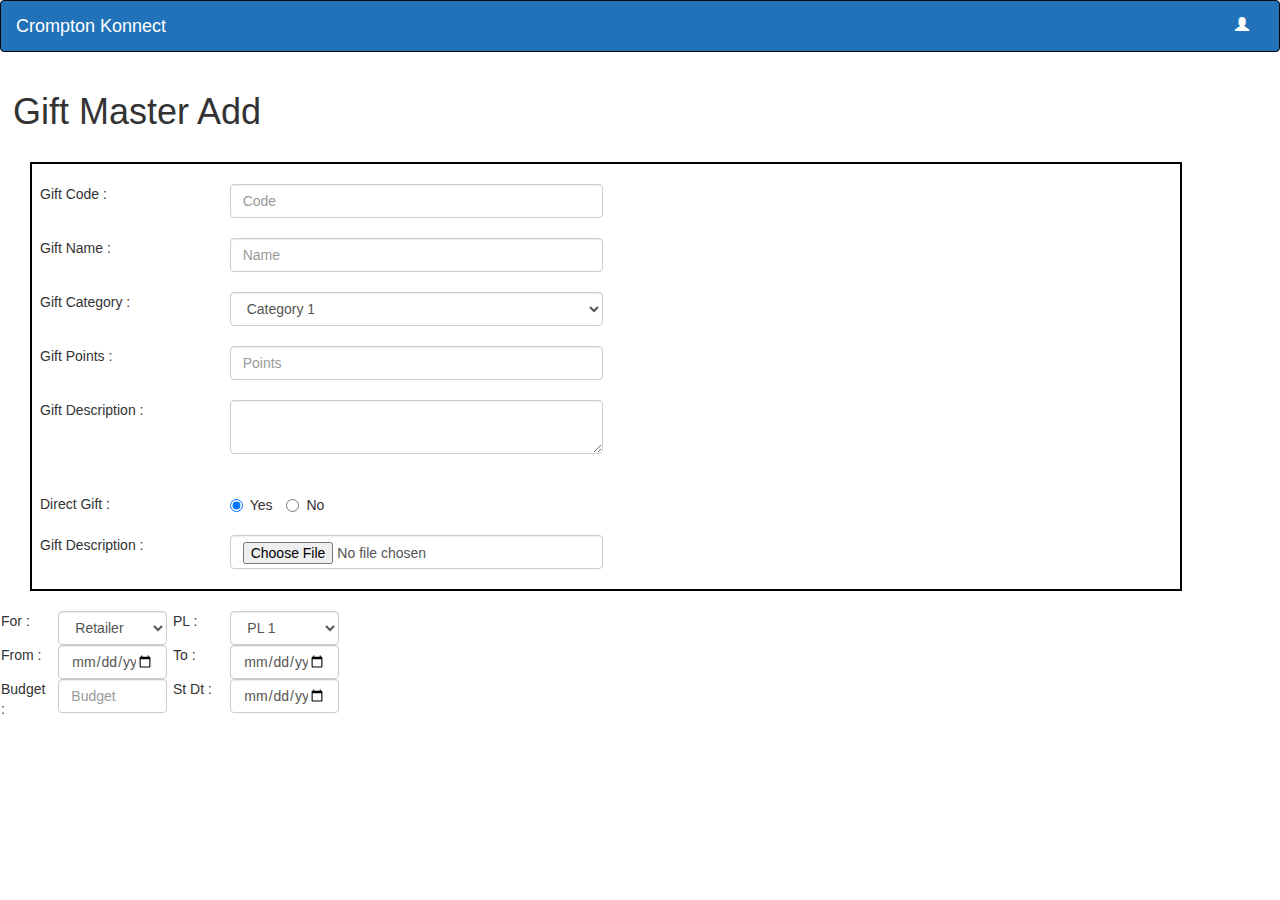
<file: Gift Master Add.html>
<html lang="en">

<head>
    <title>Bootstrap Example</title>
    <meta charset="utf-8">
    <meta name="viewport" content="width=device-width, initial-scale=1">
    <link rel="stylesheet" href="https://maxcdn.bootstrapcdn.com/bootstrap/3.4.1/css/bootstrap.min.css">
    <script src="https://ajax.googleapis.com/ajax/libs/jquery/3.4.1/jquery.min.js"></script>
    <script src="https://maxcdn.bootstrapcdn.com/bootstrap/3.4.1/js/bootstrap.min.js"></script>
    <script src="chrome-extension://mooikfkahbdckldjjndioackbalphokd/assets/prompt.js"></script>
    <style>
        .col-lg-1,
        .col-lg-10,
        .col-lg-11,
        .col-lg-12,
        .col-lg-2,
        .col-lg-3,
        .col-lg-4,
        .col-lg-5,
        .col-lg-6,
        .col-lg-7,
        .col-lg-8,
        .col-lg-9,
        .col-md-1,
        .col-md-10,
        .col-md-11,
        .col-md-12,
        .col-md-2,
        .col-md-3,
        .col-md-4,
        .col-md-5,
        .col-md-6,
        .col-md-7,
        .col-md-8,
        .col-md-9,
        .col-sm-1,
        .col-sm-10,
        .col-sm-11,
        .col-sm-12,
        .col-sm-2,
        .col-sm-3,
        .col-sm-4,
        .col-sm-5,
        .col-sm-6,
        .col-sm-7,
        .col-sm-8,
        .col-sm-9,
        .col-xs-1,
        .col-xs-10,
        .col-xs-11,
        .col-xs-12,
        .col-xs-2,
        .col-xs-3,
        .col-xs-4,
        .col-xs-5,
        .col-xs-6,
        .col-xs-7,
        .col-xs-8,
        .col-xs-9 {
            padding-right: 3px !important;
            padding-left: 3px !important;
        }
    </style>
</head>

<body data-gr-c-s-loaded="true">

    <nav class="navbar navbar-inverse" style="background: #2172b8 !important;">
        <div class="container-fluid">
            <div class="navbar-header">
                <button type="button" class="navbar-toggle" data-toggle="collapse" data-target="#myNavbar">
                <span class="icon-bar"></span>
                <span class="icon-bar"></span>
                <span class="icon-bar"></span>                        
                </button>
                <a class="navbar-brand" href="#" style="color: white;">Crompton Konnect</a>
            </div>
            <div class="collapse navbar-collapse" id="myNavbar">
                <ul class="nav navbar-nav navbar-right">
                    <li><a href="#" style="color: white;"><span class="glyphicon glyphicon-user"></span></a></li>
                </ul>
            </div>
        </div>
    </nav>
    <div class="container" style="width: 100vw !important; margin: 10px !important;">
        <div class="row">
            <div class="col-lg-12">
                <h1>Gift Master Add</h1>
            </div>
        </div>
        <div class="row">
            <div class="col-lg-12" style="border:2px solid black;margin: 20px;width: 90vw;padding: 20px !important;">
                <div class="row">
                    <div class="col-lg-2">
                        Gift Code :
                    </div>
                    <div class="col-lg-4">
                        <input class="form-control" type="text" placeholder="Code">
                    </div>
                </div><br>
                <div class="row">
                    <div class="col-lg-2">
                        Gift Name :
                    </div>
                    <div class="col-lg-4">
                        <input class="form-control" type="text" placeholder="Name">
                    </div>
                </div><br>
                <div class="row">
                    <div class="col-lg-2">
                        Gift Category :
                    </div>
                    <div class="col-lg-4">
                        <select class="form-control">
                            <option>Category 1</option>
                            <option>Category 2</option>
                        </select>
                    </div>
                </div><br>
                <div class="row">
                    <div class="col-lg-2">
                        Gift Points :
                    </div>
                    <div class="col-lg-4">
                        <input class="form-control" type="text" placeholder="Points">
                    </div>
                </div>
                <br>
                <div class="row">
                    <div class="col-lg-2">
                        Gift Description :
                    </div>
                    <div class="col-lg-4">
                        <textarea class="form-control" placeholder="Descrtiption">  </textarea>
                        <br></div>
                </div><br>
                <div class="row">
                    <div class="col-lg-2">
                        Direct Gift :
                    </div>
                    <div class="col-lg-4">
                        <label class="radio-inline">
      <input type="radio" name="optradio" checked="">Yes
    </label>
                        <label class="radio-inline">
      <input type="radio" name="optradio">No
    </label>
                    </div>
                </div>
                <br>
                <div class="row">
                    <div class="col-lg-2">
                        Gift Description :
                    </div>
                    <div class="col-lg-4">
                        <input class="form-control" type="file" placeholder="Upload File">
                    </div>
                </div>
            </div>
        </div>
        <div class="row">
            <div class="col-lg-3">
                <div class="row">
                    <div class="col-lg-2">
                        For :
                    </div>
                    <div class="col-lg-4">
                        <select class="form-control">
                            <option>Retailer</option>
                            <option>Distributor</option>
                        </select>
                    </div>
                    <div class="col-lg-2">
                        PL :
                    </div>
                    <div class="col-lg-4">
                        <select class="form-control">
                            <option>PL 1</option>
                            <option>PL 2</option>
                            <option>PL 3</option>
                        </select>
                    </div>
                </div>
                <div class="row">
                    <div class="col-lg-2">
                        From :
                    </div>
                    <div class="col-lg-4">
                        <input class="form-control" type="date" placeholder="From">
                    </div>
                    <div class="col-lg-2">
                        To :
                    </div>
                    <div class="col-lg-4">
                        <input class="form-control" type="date" placeholder="To">
                    </div>
                </div>
                <div class="row">
                    <div class="col-lg-2">
                        Budget :
                    </div>
                    <div class="col-lg-4">
                        <input class="form-control" type="number" placeholder="Budget">
                    </div>
                    <div class="col-lg-2">
                        St Dt :
                    </div>
                    <div class="col-lg-4">
                        <input class="form-control" type="date" placeholder="Settlement">
                    </div>
                </div>
            </div>
            <!-- <div class="col-lg-3">
                <div class="row">
                    <div class="col-lg-2">
                        For :
                    </div>
                    <div class="col-lg-4">
                        <select class="form-control">
                          <option>Retailer</option>
                          <option>Distributor</option>
                      </select>
                    </div>
                    <div class="col-lg-2">
                        PL :
                    </div>
                    <div class="col-lg-4">
                        <select class="form-control">
                          <option>PL 1</option>
                          <option>PL 2</option>
                          <option>PL 3</option>
                      </select>
                    </div>
                </div>
                <div class="row">
                    <div class="col-lg-2">
                        From :
                    </div>
                    <div class="col-lg-4">
                        <input class="form-control" type="date" placeholder="From" />
                    </div>
                    <div class="col-lg-2">
                        To :
                    </div>
                    <div class="col-lg-4">
                        <input class="form-control" type="date" placeholder="To" />
                    </div>
                </div>
                <div class="row">
                    <div class="col-lg-2">
                        Budget :
                    </div>
                    <div class="col-lg-4">
                        <input class="form-control" type="number" placeholder="Budget" />
                    </div>
                    <div class="col-lg-2">
                        St Dt :
                    </div>
                    <div class="col-lg-4">
                        <input class="form-control" type="date" placeholder="Settlement" />
                    </div>
                </div>
            </div>
            <div class="col-lg-3">
                <div class="row">
                    <div class="col-lg-2">
                        For :
                    </div>
                    <div class="col-lg-4">
                        <select class="form-control">
                        <option>Retailer</option>
                        <option>Distributor</option>
                    </select>
                    </div>
                    <div class="col-lg-2">
                        PL :
                    </div>
                    <div class="col-lg-4">
                        <select class="form-control">
                        <option>PL 1</option>
                        <option>PL 2</option>
                        <option>PL 3</option>
                    </select>
                    </div>
                </div>
                <div class="row">
                    <div class="col-lg-2">
                        From :
                    </div>
                    <div class="col-lg-4">
                        <input class="form-control" type="date" placeholder="From" />
                    </div>
                    <div class="col-lg-2">
                        To :
                    </div>
                    <div class="col-lg-4">
                        <input class="form-control" type="date" placeholder="To" />
                    </div>
                </div>
                <div class="row">
                    <div class="col-lg-2">
                        Budget :
                    </div>
                    <div class="col-lg-4">
                        <input class="form-control" type="number" placeholder="Budget" />
                    </div>
                    <div class="col-lg-2">
                        St Dt :
                    </div>
                    <div class="col-lg-4">
                        <input class="form-control" type="date" placeholder="Settlement" />
                    </div>
                </div>
            </div>
            <div class="col-lg-3">
                <div class="row">
                    <div class="col-lg-2">
                        For :
                    </div>
                    <div class="col-lg-4">
                        <select class="form-control">
                      <option>Retailer</option>
                      <option>Distributor</option>
                  </select>
                    </div>
                    <div class="col-lg-2">
                        PL :
                    </div>
                    <div class="col-lg-4">
                        <select class="form-control">
                      <option>PL 1</option>
                      <option>PL 2</option>
                      <option>PL 3</option>
                  </select>
                    </div>
                </div>
                <div class="row">
                    <div class="col-lg-2">
                        From :
                    </div>
                    <div class="col-lg-4">
                        <input class="form-control" type="date" placeholder="From" />
                    </div>
                    <div class="col-lg-2">
                        To :
                    </div>
                    <div class="col-lg-4">
                        <input class="form-control" type="date" placeholder="To" />
                    </div>
                </div>
                <div class="row">
                    <div class="col-lg-2">
                        Budget :
                    </div>
                    <div class="col-lg-4">
                        <input class="form-control" type="number" placeholder="Budget" />
                    </div>
                    <div class="col-lg-2">
                        St Dt :
                    </div>
                    <div class="col-lg-4">
                        <input class="form-control" type="date" placeholder="Settlement" />
                    </div>
                </div>
            </div> -->
        </div>
    </div>


</body>

</html>
</file>
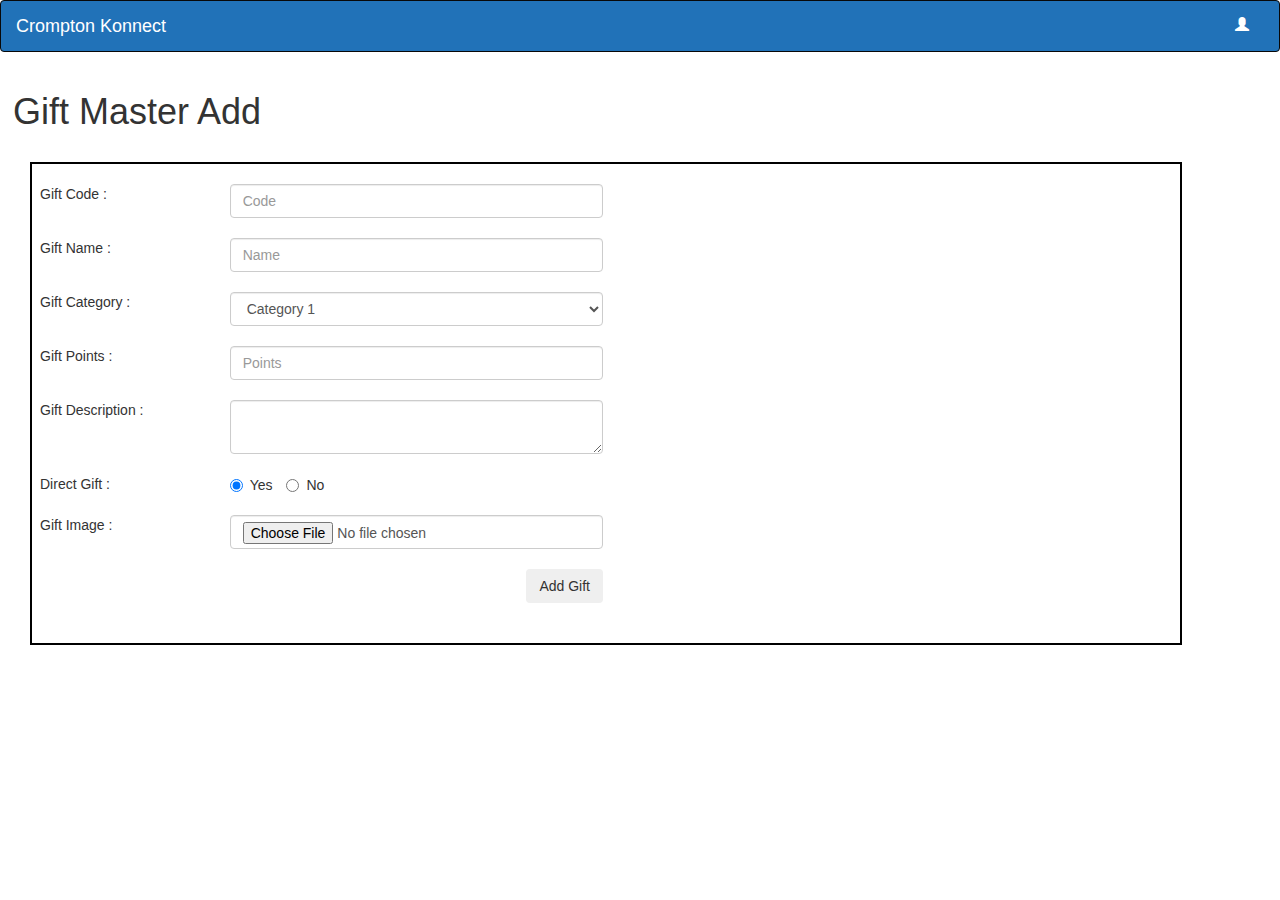
<file: GiftMasterAdd.html>
<html lang="en">

<head>
    <title>Crompton Konnect</title>
    <meta charset="utf-8">
    <meta name="viewport" content="width=device-width, initial-scale=1">
    <link rel="stylesheet" href="https://maxcdn.bootstrapcdn.com/bootstrap/3.4.1/css/bootstrap.min.css">
    <script src="https://ajax.googleapis.com/ajax/libs/jquery/3.4.1/jquery.min.js"></script>
    <script src="https://maxcdn.bootstrapcdn.com/bootstrap/3.4.1/js/bootstrap.min.js"></script>
    <script src="chrome-extension://mooikfkahbdckldjjndioackbalphokd/assets/prompt.js"></script>
    <link rel="stylesheet" href="/style.css">
</head>

<body data-gr-c-s-loaded="true">

    <nav class="navbar navbar-inverse" style="background: #2172b8 !important;">
        <div class="container-fluid">
            <div class="navbar-header">
                <button type="button" class="navbar-toggle" data-toggle="collapse" data-target="#myNavbar">
                <span class="icon-bar"></span>
                <span class="icon-bar"></span>
                <span class="icon-bar"></span>                        
                </button>
                <a class="navbar-brand" href="#" style="color: white;">Crompton Konnect</a>
            </div>
            <div class="collapse navbar-collapse" id="myNavbar">
                <ul class="nav navbar-nav navbar-right">
                    <li><a href="#" style="color: white;"><span class="glyphicon glyphicon-user"></span></a></li>
                </ul>
            </div>
        </div>
    </nav>
    <div class="container" style="width: 100vw !important; margin: 10px !important;">
        <div class="row">
            <div class="col-lg-12">
                <h1>Gift Master Add</h1>
            </div>
        </div>
        <div class="row">
            <div class="col-lg-12" style="border:2px solid black;margin: 20px;width: 90vw;padding: 20px !important;">
                <div class="row">
                    <div class="col-lg-2">
                        Gift Code :
                    </div>
                    <div class="col-lg-4">
                        <input class="form-control" type="text" placeholder="Code">
                    </div>
                </div><br>
                <div class="row">
                    <div class="col-lg-2">
                        Gift Name :
                    </div>
                    <div class="col-lg-4">
                        <input class="form-control" type="text" placeholder="Name">
                    </div>
                </div><br>
                <div class="row">
                    <div class="col-lg-2">
                        Gift Category :
                    </div>
                    <div class="col-lg-4">
                        <select class="form-control">
                            <option>Category 1</option>
                            <option>Category 2</option>
                        </select>
                    </div>
                </div><br>
                <div class="row">
                    <div class="col-lg-2">
                        Gift Points :
                    </div>
                    <div class="col-lg-4">
                        <input class="form-control" type="text" placeholder="Points">
                    </div>
                </div>
                <br>
                <div class="row">
                    <div class="col-lg-2">
                        Gift Description :
                    </div>
                    <div class="col-lg-4">
                        <textarea class="form-control" placeholder="Descrtiption">  </textarea>
                        <br></div>
                </div>
                <div class="row">
                    <div class="col-lg-2">
                        Direct Gift :
                    </div>
                    <div class="col-lg-4">
                        <label class="radio-inline">
      <input type="radio" name="optradio" checked="">Yes
    </label>
                        <label class="radio-inline">
      <input type="radio" name="optradio">No
    </label>
                    </div>
                </div>
                <br>
                <div class="row">
                    <div class="col-lg-2">
                        Gift Image :
                    </div>
                    <div class="col-lg-4">
                        <input class="form-control" type="file" placeholder="Upload File">
                    </div>
                </div>
                <br>
                <div class="row">
                    <div class="col-lg-6">
                        <button class="btn" style="float: right;">Add Gift</button>
                    </div>
                </div><br>
            </div>
        </div>
    </div>


</body>

</html>
</file>
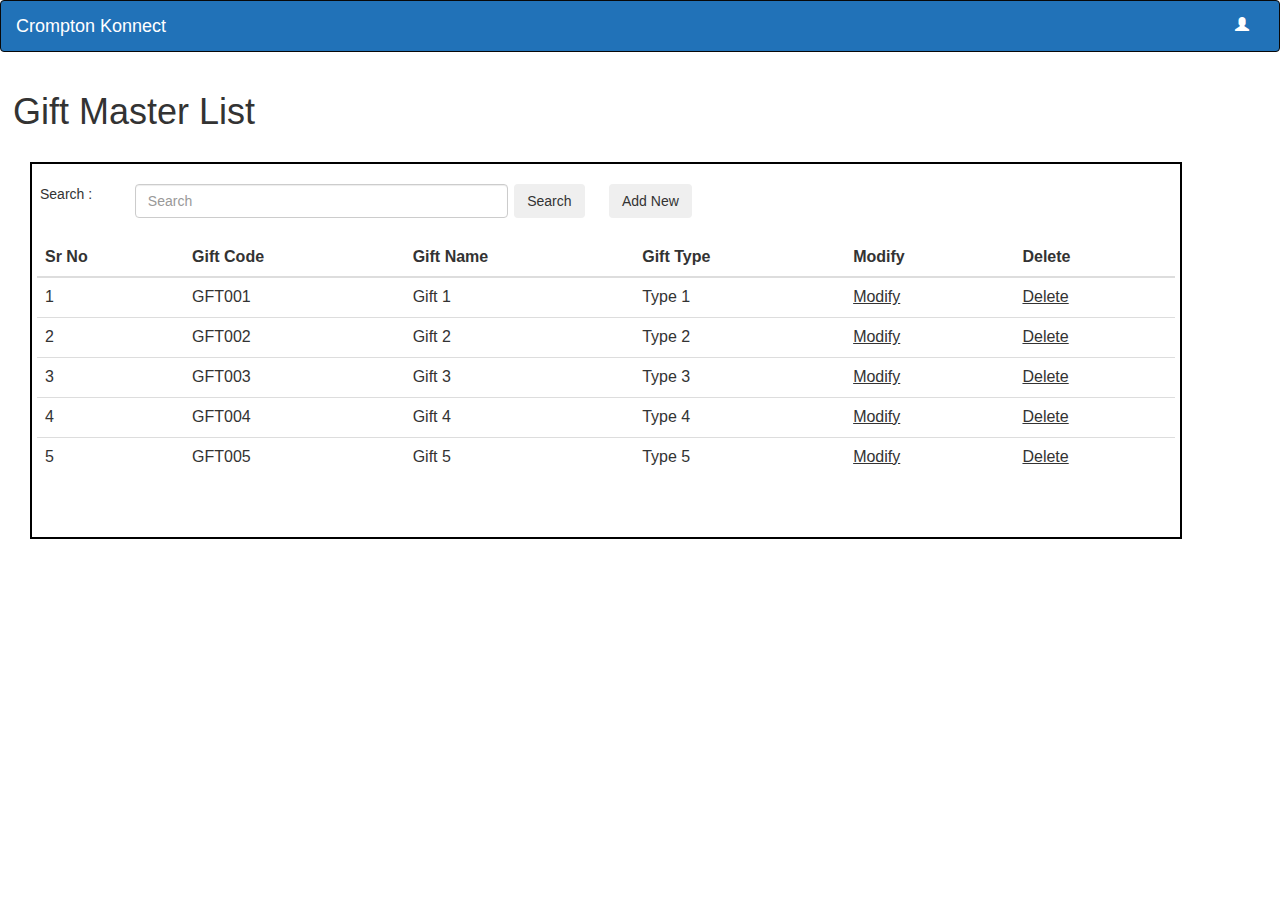
<file: GiftMasterList.html>
<html lang="en">

<head>
    <title>Crompton Konnect</title>
    <meta charset="utf-8">
    <meta name="viewport" content="width=device-width, initial-scale=1">
    <link rel="stylesheet" href="https://maxcdn.bootstrapcdn.com/bootstrap/3.4.1/css/bootstrap.min.css">
    <script src="https://ajax.googleapis.com/ajax/libs/jquery/3.4.1/jquery.min.js"></script>
    <script src="https://maxcdn.bootstrapcdn.com/bootstrap/3.4.1/js/bootstrap.min.js"></script>
    <script src="chrome-extension://mooikfkahbdckldjjndioackbalphokd/assets/prompt.js"></script>
    <link rel="stylesheet" href="/style.css">
</head>

<body data-gr-c-s-loaded="true">

    <nav class="navbar navbar-inverse" style="background: #2172b8 !important;">
        <div class="container-fluid">
            <div class="navbar-header">
                <button type="button" class="navbar-toggle" data-toggle="collapse" data-target="#myNavbar">
                <span class="icon-bar"></span>
                <span class="icon-bar"></span>
                <span class="icon-bar"></span>                        
                </button>
                <a class="navbar-brand" href="#" style="color: white;">Crompton Konnect</a>
            </div>
            <div class="collapse navbar-collapse" id="myNavbar">
                <ul class="nav navbar-nav navbar-right">
                    <li><a href="#" style="color: white;"><span class="glyphicon glyphicon-user"></span></a></li>
                </ul>
            </div>
        </div>
    </nav>
    <div class="container" style="width: 100vw !important; margin: 10px !important;">
        <div class="row">
            <div class="col-lg-12">
                <h1>Gift Master List</h1>
            </div>
        </div>
        <div class="row">
            <div class="col-lg-12" style="border:2px solid black;margin: 20px;width: 90vw;padding: 20px !important;">
                <div class="row">
                    <div class="col-lg-1">
                        Search :
                    </div>
                    <div class="col-lg-4">
                        <input class="form-control" type="text" placeholder="Search">
                    </div>
                    <div class="col-lg-1">
                        <button class="btn">Search</button>
                    </div>
                    <div class="col-lg-1">
                        <button class="btn">Add New</button>
                    </div>
                </div><br>
                <div class="row">
                    <table class="table">
                        <thead>
                            <tr>
                                <th>Sr No</th>
                                <th>Gift Code</th>
                                <th>Gift Name</th>
                                <th>Gift Type</th>
                                <th>Modify</th>
                                <th>Delete</th>
                            </tr>
                        </thead>

                        <body>
                            <tr>
                                <td>1</td>
                                <td>GFT001</td>
                                <td>Gift 1</td>
                                <td>Type 1</td>
                                <td><u>Modify</u></td>
                                <td><u>Delete</u></td>
                            </tr>
                            <tr>
                                <td>2</td>
                                <td>GFT002</td>
                                <td>Gift 2</td>
                                <td>Type 2</td>
                                <td><u>Modify</u></td>
                                <td><u>Delete</u></td>
                            </tr>
                            <tr>
                                <td>3</td>
                                <td>GFT003</td>
                                <td>Gift 3</td>
                                <td>Type 3</td>
                                <td><u>Modify</u></td>
                                <td><u>Delete</u></td>
                            </tr>
                            <tr>
                                <td>4</td>
                                <td>GFT004</td>
                                <td>Gift 4</td>
                                <td>Type 4</td>
                                <td><u>Modify</u></td>
                                <td><u>Delete</u></td>
                            </tr>
                            <tr>
                                <td>5</td>
                                <td>GFT005</td>
                                <td>Gift 5</td>
                                <td>Type 5</td>
                                <td><u>Modify</u></td>
                                <td><u>Delete</u></td>
                            </tr>
                        </body>
                    </table>
                </div><br>
            </div>
        </div>
    </div>


</body>

</html>
</file>
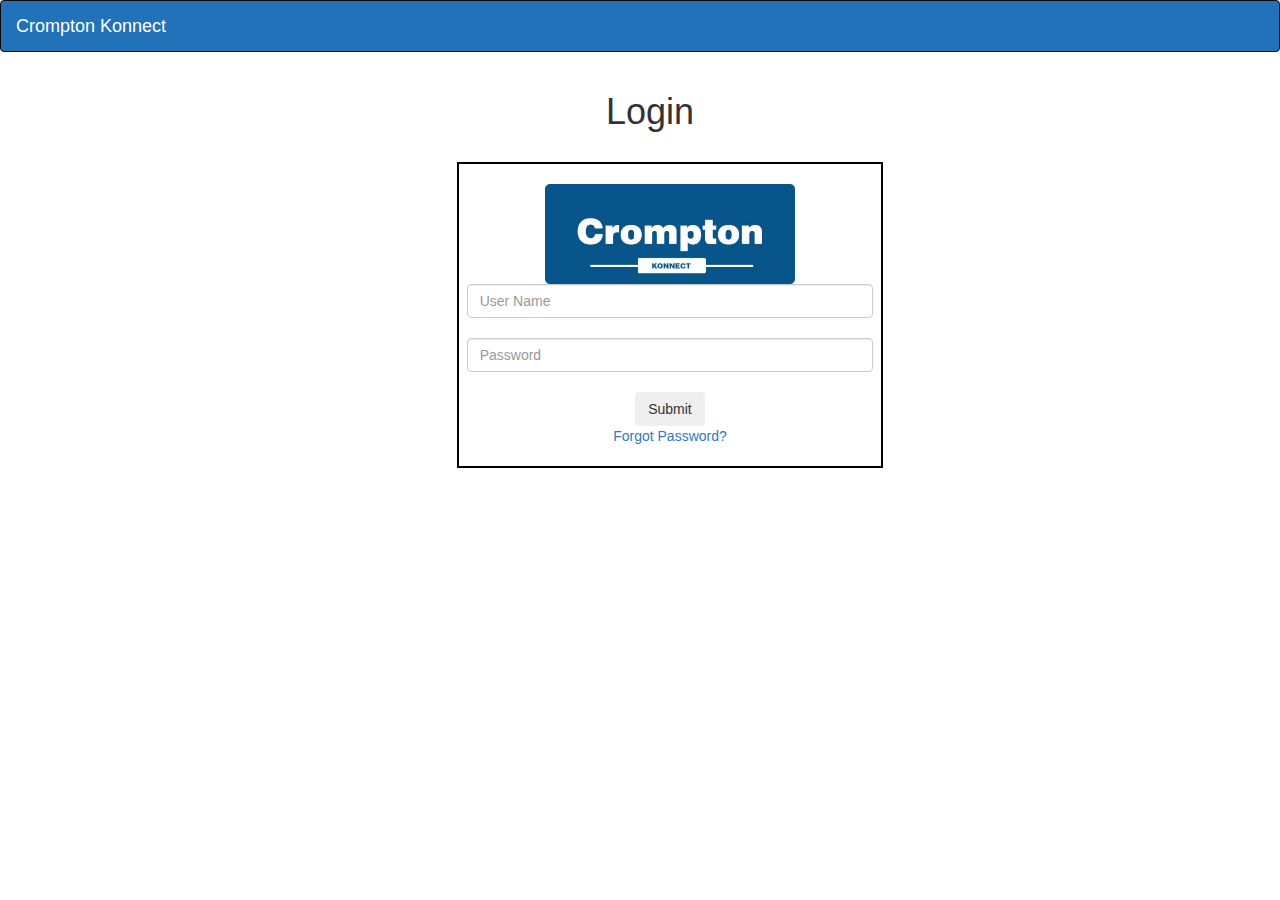
<file: Login.html>
<html lang="en">

<head>
    <title>Crompton Konnect</title>
    <meta charset="utf-8">
    <meta name="viewport" content="width=device-width, initial-scale=1">
    <link rel="stylesheet" href="https://maxcdn.bootstrapcdn.com/bootstrap/3.4.1/css/bootstrap.min.css">
    <script src="https://ajax.googleapis.com/ajax/libs/jquery/3.4.1/jquery.min.js"></script>
    <script src="https://maxcdn.bootstrapcdn.com/bootstrap/3.4.1/js/bootstrap.min.js"></script>
    <script src="chrome-extension://mooikfkahbdckldjjndioackbalphokd/assets/prompt.js"></script>
    <link rel="stylesheet" href="/style.css">
</head>

<body data-gr-c-s-loaded="true">

    <nav class="navbar navbar-inverse" style="background: #2172b8 !important;">
        <div class="container-fluid">
            <div class="navbar-header">
                <button type="button" class="navbar-toggle" data-toggle="collapse" data-target="#myNavbar">
                <span class="icon-bar"></span>
                <span class="icon-bar"></span>
                <span class="icon-bar"></span>                        
                </button>
                <a class="navbar-brand" href="#" style="color: white;">Crompton Konnect</a>
            </div>
            <div class="collapse navbar-collapse" id="myNavbar">
                <ul class="nav navbar-nav navbar-right">
                </ul>
            </div>
        </div>
    </nav>
    <div class="container" style="width: 100vw !important; margin: 10px !important;">
   
        <div class="row">
            <div class="col-lg-12">
                <div style="text-align: center;">
                  
                  
                    <h1>Login</h1>
                </div>
            </div>
        </div>
        <div class="row">
            <div class="col-lg-4"></div>
            <div class="col-lg-4" style="border:2px solid black;margin: 20px; padding: 20px !important;">
                <div class="text-center">
                    <div class="row">
                        <div class="col-lg-12">
                            <img width="250px" src="Imgs/crompton-Konnect1.jfif" alt="LOGO">
                            <br>
                        </div>
                    </div>
                    <div class="row">
                        <div class="col-lg-12">
                            <input class="form-control" type="text" placeholder="User Name">
                        </div>
                    </div>
                    <br>
                    <div class="row">
                        <div class="col-lg-12">
                            <input class="form-control" type="password" placeholder="Password">
                        </div>
                    </div>
                    <br>
                    <div class="row">
                        <div class="col-lg-12">
                            <button type="button" class="btn">Submit</button>
                        </div>
                    </div>
                    <a href="#">Forgot Password?</a>
                </div>
            </div>
            <div class="col-lg-4"></div>
        </div>
</body>

</html>
</file>
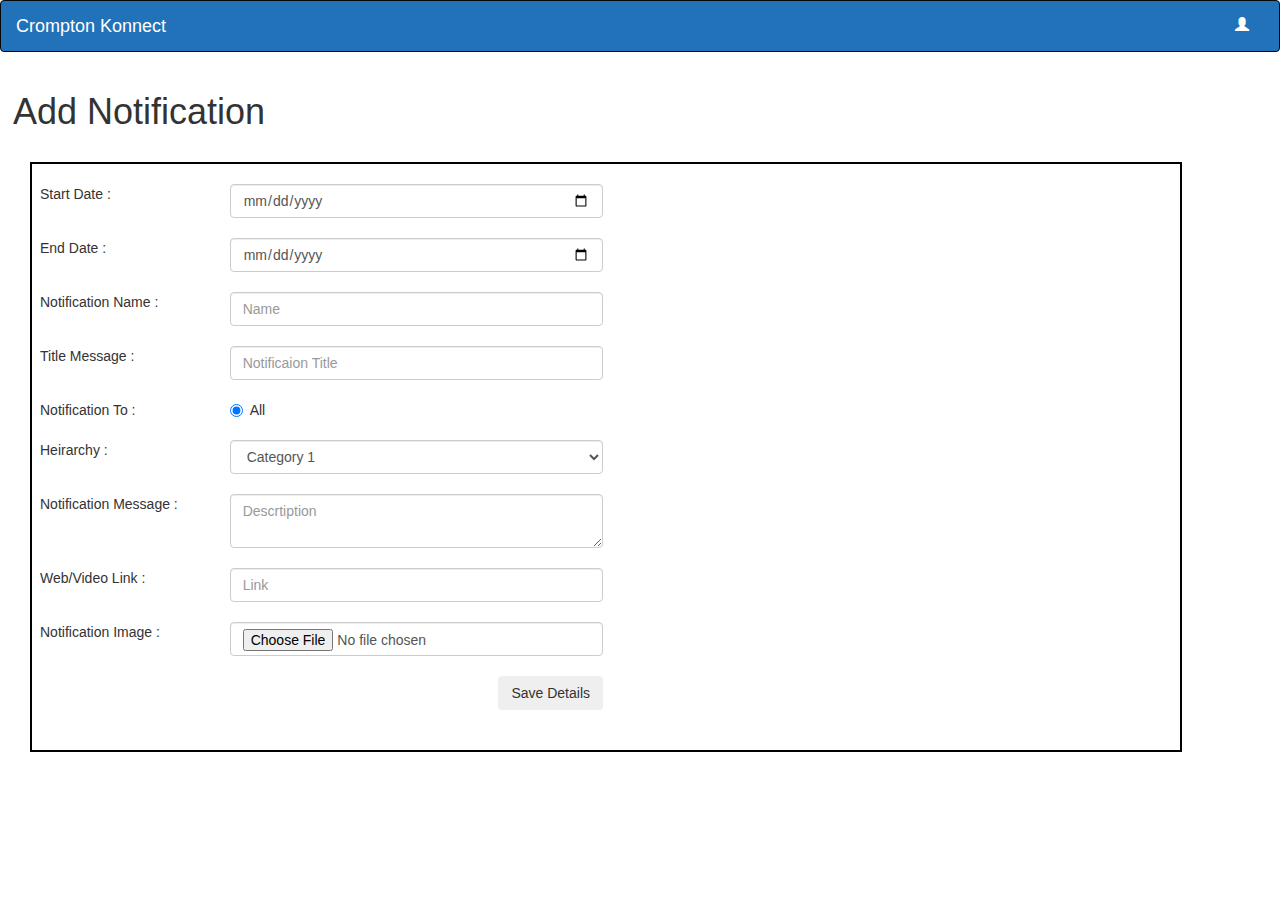
<file: Notifications.html>
<html lang="en">

<head>
    <title>Crompton Konnect</title>
    <meta charset="utf-8">
    <meta name="viewport" content="width=device-width, initial-scale=1">
    <link rel="stylesheet" href="https://maxcdn.bootstrapcdn.com/bootstrap/3.4.1/css/bootstrap.min.css">
    <script src="https://ajax.googleapis.com/ajax/libs/jquery/3.4.1/jquery.min.js"></script>
    <script src="https://maxcdn.bootstrapcdn.com/bootstrap/3.4.1/js/bootstrap.min.js"></script>
    <script src="chrome-extension://mooikfkahbdckldjjndioackbalphokd/assets/prompt.js"></script>
    <link rel="stylesheet" href="/style.css">
</head>

<body data-gr-c-s-loaded="true">

    <nav class="navbar navbar-inverse" style="background: #2172b8 !important;">
        <div class="container-fluid">
            <div class="navbar-header">
                <button type="button" class="navbar-toggle" data-toggle="collapse" data-target="#myNavbar">
                <span class="icon-bar"></span>
                <span class="icon-bar"></span>
                <span class="icon-bar"></span>                        
                </button>
                <a class="navbar-brand" href="#" style="color: white;">Crompton Konnect</a>
            </div>
            <div class="collapse navbar-collapse" id="myNavbar">
                <ul class="nav navbar-nav navbar-right">
                    <li><a href="#" style="color: white;"><span class="glyphicon glyphicon-user"></span></a></li>
                </ul>
            </div>
        </div>
    </nav>
    <div class="container" style="width: 100vw !important; margin: 10px !important;">
        <div class="row">
            <div class="col-lg-12">
                <h1>Add Notification</h1>
            </div>
        </div>
        <div class="row">
            <div class="col-lg-12" style="border:2px solid black;margin: 20px;width: 90vw;padding: 20px !important;">
                <div class="row">
                    <div class="col-lg-2">
                        Start Date :
                    </div>
                    <div class="col-lg-4">
                        <input class="form-control" type="date" placeholder="Start Date">
                    </div>
                </div><br>
                <div class="row">
                    <div class="col-lg-2">
                        End Date :
                    </div>
                    <div class="col-lg-4">
                        <input class="form-control" type="date" placeholder="End Date">
                    </div>
                </div><br>
                <div class="row">
                    <div class="col-lg-2">
                        Notification Name :
                    </div>
                    <div class="col-lg-4">
                        <input class="form-control" type="text" placeholder="Name">
                    </div>
                </div><br>
                <div class="row">
                    <div class="col-lg-2">
                        Title Message :
                    </div>
                    <div class="col-lg-4">
                        <input class="form-control" type="text" placeholder="Notificaion Title">
                    </div>
                </div><br>
                <div class="row">
                    <div class="col-lg-2">
                        Notification To :
                    </div>
                    <div class="col-lg-4">
                        <label class="radio-inline">
      <input type="radio" name="optradio" checked="">All
    </label>
          
           
                    </div>
                </div>
                <br>
                <div class="row">
                    <div class="col-lg-2">
                        Heirarchy :
                    </div>
                    <div class="col-lg-4">
                        <select class="form-control">
                            <option>Category 1</option>
                            <option>Category 2</option>
                        </select>
                    </div>
                </div>
                <br>
                <div class="row">
                    <div class="col-lg-2">
                        Notification Message :
                    </div>
                    <div class="col-lg-4">
                        <textarea class="form-control" placeholder="Descrtiption"></textarea>
                        <br></div>
                </div>
                <div class="row">
                    <div class="col-lg-2">
                        Web/Video Link :
                    </div>
                    <div class="col-lg-4">
                        <input class="form-control" type="text" placeholder="Link">
                    </div>
                </div>
                <br>
                <div class="row">
                    <div class="col-lg-2">
                        Notification Image :
                    </div>
                    <div class="col-lg-4">
                        <input class="form-control" type="file" placeholder="Upload File">
                    </div>
                </div>
                <br>
                <div class="row">
                    <div class="col-lg-6">
                        <button class="btn" style="float: right;">Save Details</button>
                    </div>
                </div><br>
            </div>
        </div>
    </div>


</body>

</html>
</file>
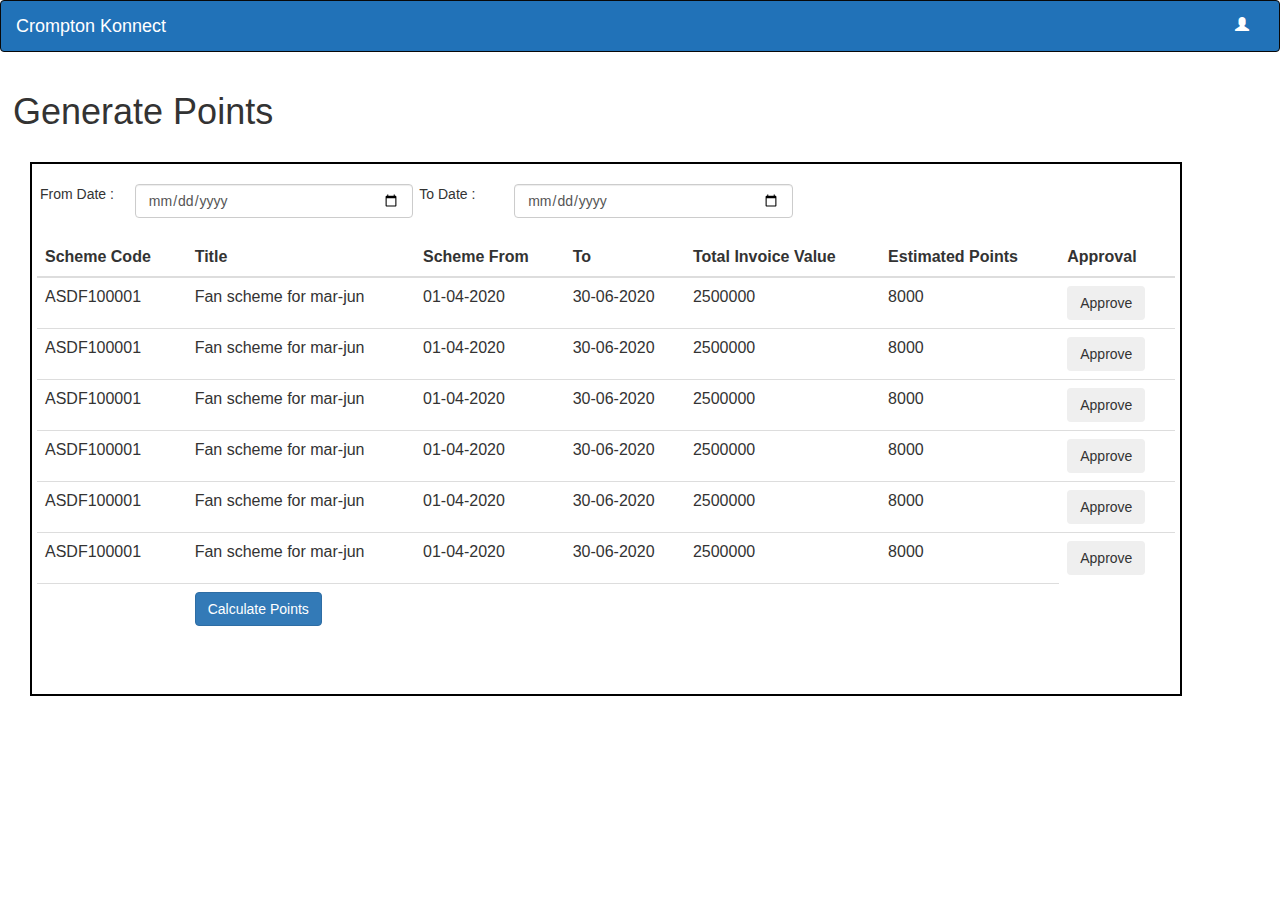
<file: Point_Generation.html>
<html lang="en">

<head>
    <title>Crompton Konnect</title>
    <meta charset="utf-8">
    <meta name="viewport" content="width=device-width, initial-scale=1">
    <link rel="stylesheet" href="https://maxcdn.bootstrapcdn.com/bootstrap/3.4.1/css/bootstrap.min.css">
    <script src="https://ajax.googleapis.com/ajax/libs/jquery/3.4.1/jquery.min.js"></script>
    <script src="https://maxcdn.bootstrapcdn.com/bootstrap/3.4.1/js/bootstrap.min.js"></script>
    <script src="chrome-extension://mooikfkahbdckldjjndioackbalphokd/assets/prompt.js"></script>
    <link rel="stylesheet" href="/style.css">
</head>

<body data-gr-c-s-loaded="true">

    <nav class="navbar navbar-inverse" style="background: #2172b8 !important;">
        <div class="container-fluid">
            <div class="navbar-header">
                <button type="button" class="navbar-toggle" data-toggle="collapse" data-target="#myNavbar">
                <span class="icon-bar"></span>
                <span class="icon-bar"></span>
                <span class="icon-bar"></span>                        
                </button>
                <a class="navbar-brand" href="#" style="color: white;">Crompton Konnect</a>
            </div>
            <div class="collapse navbar-collapse" id="myNavbar">
                <ul class="nav navbar-nav navbar-right">
                    <li><a href="#" style="color: white;"><span class="glyphicon glyphicon-user"></span></a></li>
                </ul>
            </div>
        </div>
    </nav>
    <div class="container" style="width: 100vw !important; margin: 10px !important;">
        <div class="row">
            <div class="col-lg-12">
                <h1>Generate Points</h1>
            </div>
        </div>
        <div class="row">
            <div class="col-lg-12" style="border:2px solid black;margin: 20px;width: 90vw;padding: 20px !important;">
                <div class="row">
                    <div class="col-lg-1">
                        From Date :
                    </div>
                    <div class="col-lg-3">
                        <input class="form-control" type="date" placeholder="From Date">
                    </div>
                    <div class="col-lg-1">
                        To Date :
                    </div>
                    <div class="col-lg-3">
                        <input class="form-control" type="date" placeholder="To Date">
                    </div>
                </div><br>
                <div class="row">
                    <table class="table">
                        <thead>
                            <tr>
                                <th>Scheme Code</th>
                                <th>Title</th>
                                <th>Scheme From</th>
                                <th>To</th>
                                <th>Total Invoice Value</th>
                                <th>Estimated Points</th>
                                <th>Approval</th>
                            </tr>
                        </thead>

                        <body>
                            <tr>
                                <td>ASDF100001</td>
                                <td>Fan scheme for mar-jun</td>
                                <td>01-04-2020</td>
                                <td>30-06-2020</td>
                                <td>2500000</td>
                                <td>8000</td>
                                <td><button class="btn ">Approve</button></td>
                            </tr>
                            
                            <tr>
                                <td>ASDF100001</td>
                                <td>Fan scheme for mar-jun</td>
                                <td>01-04-2020</td>
                                <td>30-06-2020</td>
                                <td>2500000</td>
                                <td>8000</td>
                                <td><button class="btn ">Approve</button></td>
                            </tr>
                            
                            <tr>
                                <td>ASDF100001</td>
                                <td>Fan scheme for mar-jun</td>
                                <td>01-04-2020</td>
                                <td>30-06-2020</td>
                                <td>2500000</td>
                                <td>8000</td>
                                <td><button class="btn ">Approve</button></td>
                            </tr>
                            
                            <tr>
                                <td>ASDF100001</td>
                                <td>Fan scheme for mar-jun</td>
                                <td>01-04-2020</td>
                                <td>30-06-2020</td>
                                <td>2500000</td>
                                <td>8000</td>
                                <td><button class="btn ">Approve</button></td>
                            </tr>
                            
                            <tr>
                                <td>ASDF100001</td>
                                <td>Fan scheme for mar-jun</td>
                                <td>01-04-2020</td>
                                <td>30-06-2020</td>
                                <td>2500000</td>
                                <td>8000</td>
                                <td><button class="btn ">Approve</button></td>
                            </tr>
                            
                            <tr>
                                <td>ASDF100001</td>
                                <td>Fan scheme for mar-jun</td>
                                <td>01-04-2020</td>
                                <td>30-06-2020</td>
                                <td>2500000</td>
                                <td>8000</td>
                                <td><button class="btn ">Approve</button></td>
                            </tr>
                            
                          
                            <tr>
                                <td></td>
                                <td><button class="btn btn-primary">Calculate Points</button> </td>
                                <td colspan="4"></td>
                            </tr>
                        </body>
                    </table>
                </div><br>
            </div>
        </div>
    </div>


</body>

</html>
</file>
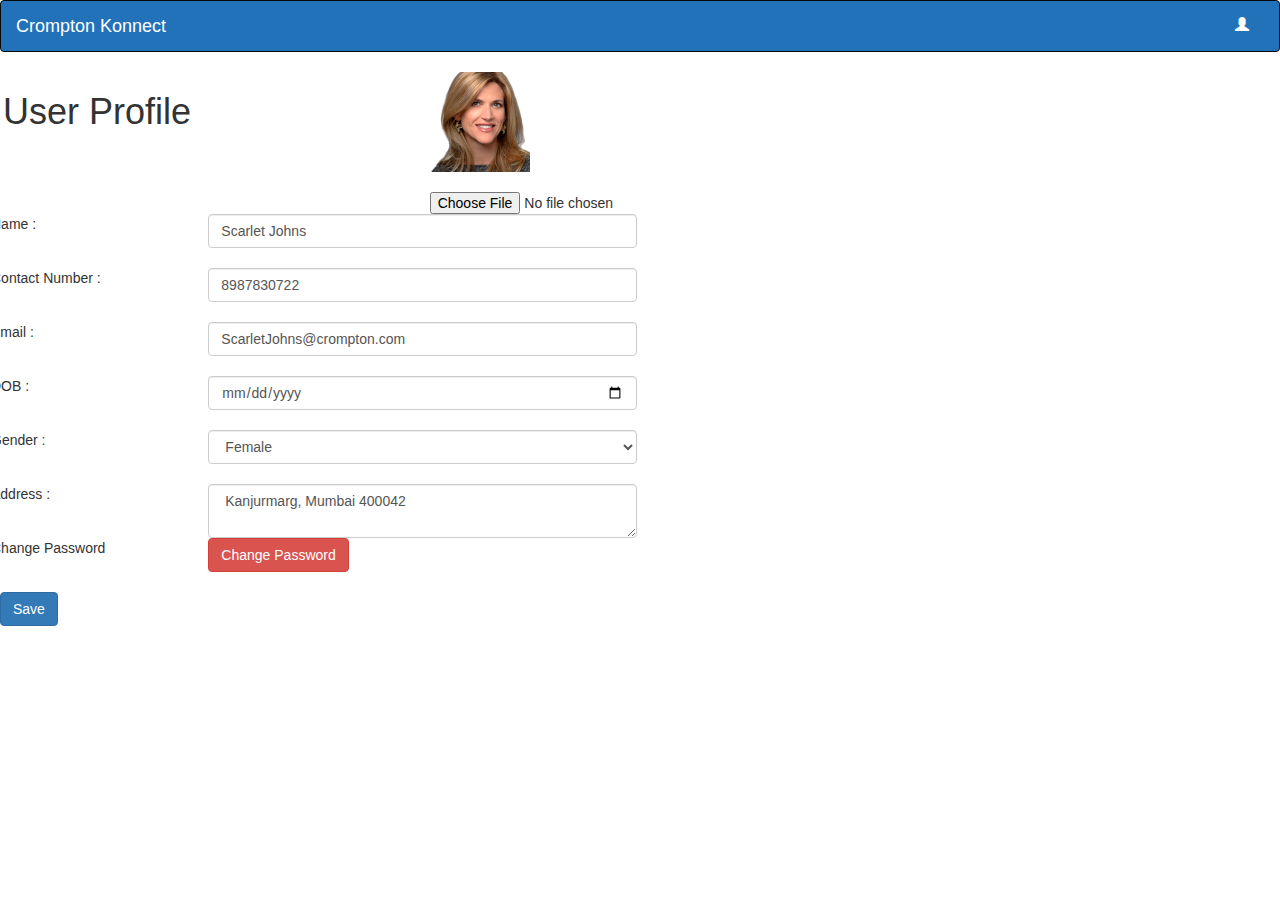
<file: Profile.html>
<html lang="en">

<head>
    <title>Crompton Konnect</title>
    <meta charset="utf-8">
    <meta name="viewport" content="width=device-width, initial-scale=1">
    <link rel="stylesheet" href="https://maxcdn.bootstrapcdn.com/bootstrap/3.4.1/css/bootstrap.min.css">
    <script src="https://ajax.googleapis.com/ajax/libs/jquery/3.4.1/jquery.min.js"></script>
    <script src="https://maxcdn.bootstrapcdn.com/bootstrap/3.4.1/js/bootstrap.min.js"></script>
    <script src="chrome-extension://mooikfkahbdckldjjndioackbalphokd/assets/prompt.js"></script>
    <link rel="stylesheet" href="/style.css">
</head>

<body data-gr-c-s-loaded="true">

    <nav class="navbar navbar-inverse" style="background: #2172b8 !important;">
        <div class="container-fluid">
            <div class="navbar-header">
                <button type="button" class="navbar-toggle" data-toggle="collapse" data-target="#myNavbar">
                <span class="icon-bar"></span>
                <span class="icon-bar"></span>
                <span class="icon-bar"></span>                        
                </button>
                <a class="navbar-brand" href="#" style="color: white;">Crompton Konnect</a>
            </div>
            <div class="collapse navbar-collapse" id="myNavbar">
                <ul class="nav navbar-nav navbar-right">
                    <li><a href="#" style="color: white;"><span class="glyphicon glyphicon-user"></span></a></li>
                </ul>
            </div>
        </div>
    </nav>
    <div class="container" style="width: 100vw !important;text-align:  margin: 10px !important;">
        <div class="row">
            <div class="col-lg-4">
                <h1>User Profile</h1>
            </div>
          
            <div class="col-lg-2">
                <img src="./profile.jpg" alt="Profile Pic" style="width: 100px; height: 100px;">
                <br><br>
                <input type="file">
            </div>
        </div>
        <div class="row">
            <div class="col-lg-12">
                <div class="row">
                    <div class="col-lg-2">
                        Name :
                    </div>
                    <div class="col-lg-4">
                        <input class="form-control" type="text" value="Scarlet Johns">
                    </div>
                </div><br>
                <div class="row">
                    <div class="col-lg-2">
                        Contact Number :
                    </div>
                    <div class="col-lg-4">
                        <input class="form-control" type="tel" value="8987830722">
                    </div>
                </div><br>
                <div class="row">
                    <div class="col-lg-2">
                        Email :
                    </div>
                    <div class="col-lg-4">
                        <input class="form-control" type="email" value="ScarletJohns@crompton.com">
                    </div>
                </div><br>
                <div class="row">
                    <div class="col-lg-2">
                        DOB :
                    </div>
                    <div class="col-lg-4">
                        <input class="form-control" type="date" value="12/09/1983">
                    </div>
                </div><br>
                <div class="row">
                    <div class="col-lg-2">
                        Gender :
                    </div>
                    <div class="col-lg-4">
                        <select class="form-control">
                            <option>Female</option>
                            <option>Male</option>
                            <option>Other</option>
                        </select>
                    </div>
                </div><br>
                <div class="row">
                    <div class="col-lg-2">
                        Address :
                    </div>
                    <div class="col-lg-4">
                        <textarea class="form-control" value=""> Kanjurmarg, Mumbai 400042 </textarea>
                    </div>
                </div>
                <div class="row">
                    <div class="col-lg-2">
                        Change Password
                    </div>
                    <div class="col-lg-4">
                    <button class="btn btn-danger">Change Password</button>
                    </div>
                </div>
                <br>
            </div>
        </div>
        <div class="row">
            <div class="col-12 offset-md-4">
                <button class="btn btn-primary">Save</button>
            </div>
        </div>
    </div>


</body>

</html>
</file>
<file: fonts/icomoon/style.css>
@font-face {
  font-family: 'icomoon';
  src:  url('fonts/icomoon.eot?10si43');
  src:  url('fonts/icomoon.eot?10si43#iefix') format('embedded-opentype'),
    url('fonts/icomoon.ttf?10si43') format('truetype'),
    url('fonts/icomoon.woff?10si43') format('woff'),
    url('fonts/icomoon.svg?10si43#icomoon') format('svg');
  font-weight: normal;
  font-style: normal;
}

[class^="icon-"], [class*=" icon-"] {
  /* use !important to prevent issues with browser extensions that change fonts */
  font-family: 'icomoon' !important;
  speak: none;
  font-style: normal;
  font-weight: normal;
  font-variant: normal;
  text-transform: none;
  line-height: 1;

  /* Better Font Rendering =========== */
  -webkit-font-smoothing: antialiased;
  -moz-osx-font-smoothing: grayscale;
}

.icon-asterisk:before {
  content: "\f069";
}
.icon-plus:before {
  content: "\f067";
}
.icon-question:before {
  content: "\f128";
}
.icon-minus:before {
  content: "\f068";
}
.icon-glass:before {
  content: "\f000";
}
.icon-music:before {
  content: "\f001";
}
.icon-search:before {
  content: "\f002";
}
.icon-envelope-o:before {
  content: "\f003";
}
.icon-heart:before {
  content: "\f004";
}
.icon-star:before {
  content: "\f005";
}
.icon-star-o:before {
  content: "\f006";
}
.icon-user:before {
  content: "\f007";
}
.icon-film:before {
  content: "\f008";
}
.icon-th-large:before {
  content: "\f009";
}
.icon-th:before {
  content: "\f00a";
}
.icon-th-list:before {
  content: "\f00b";
}
.icon-check:before {
  content: "\f00c";
}
.icon-close:before {
  content: "\f00d";
}
.icon-remove:before {
  content: "\f00d";
}
.icon-times:before {
  content: "\f00d";
}
.icon-search-plus:before {
  content: "\f00e";
}
.icon-search-minus:before {
  content: "\f010";
}
.icon-power-off:before {
  content: "\f011";
}
.icon-signal:before {
  content: "\f012";
}
.icon-cog:before {
  content: "\f013";
}
.icon-gear:before {
  content: "\f013";
}
.icon-trash-o:before {
  content: "\f014";
}
.icon-home:before {
  content: "\f015";
}
.icon-file-o:before {
  content: "\f016";
}
.icon-clock-o:before {
  content: "\f017";
}
.icon-road:before {
  content: "\f018";
}
.icon-download:before {
  content: "\f019";
}
.icon-arrow-circle-o-down:before {
  content: "\f01a";
}
.icon-arrow-circle-o-up:before {
  content: "\f01b";
}
.icon-inbox:before {
  content: "\f01c";
}
.icon-play-circle-o:before {
  content: "\f01d";
}
.icon-repeat:before {
  content: "\f01e";
}
.icon-rotate-right:before {
  content: "\f01e";
}
.icon-refresh:before {
  content: "\f021";
}
.icon-list-alt:before {
  content: "\f022";
}
.icon-lock:before {
  content: "\f023";
}
.icon-flag:before {
  content: "\f024";
}
.icon-headphones:before {
  content: "\f025";
}
.icon-volume-off:before {
  content: "\f026";
}
.icon-volume-down:before {
  content: "\f027";
}
.icon-volume-up:before {
  content: "\f028";
}
.icon-qrcode:before {
  content: "\f029";
}
.icon-barcode:before {
  content: "\f02a";
}
.icon-tag:before {
  content: "\f02b";
}
.icon-tags:before {
  content: "\f02c";
}
.icon-book:before {
  content: "\f02d";
}
.icon-bookmark:before {
  content: "\f02e";
}
.icon-print:before {
  content: "\f02f";
}
.icon-camera:before {
  content: "\f030";
}
.icon-font:before {
  content: "\f031";
}
.icon-bold:before {
  content: "\f032";
}
.icon-italic:before {
  content: "\f033";
}
.icon-text-height:before {
  content: "\f034";
}
.icon-text-width:before {
  content: "\f035";
}
.icon-align-left:before {
  content: "\f036";
}
.icon-align-center:before {
  content: "\f037";
}
.icon-align-right:before {
  content: "\f038";
}
.icon-align-justify:before {
  content: "\f039";
}
.icon-list:before {
  content: "\f03a";
}
.icon-dedent:before {
  content: "\f03b";
}
.icon-outdent:before {
  content: "\f03b";
}
.icon-indent:before {
  content: "\f03c";
}
.icon-video-camera:before {
  content: "\f03d";
}
.icon-image:before {
  content: "\f03e";
}
.icon-photo:before {
  content: "\f03e";
}
.icon-picture-o:before {
  content: "\f03e";
}
.icon-pencil:before {
  content: "\f040";
}
.icon-map-marker:before {
  content: "\f041";
}
.icon-adjust:before {
  content: "\f042";
}
.icon-tint:before {
  content: "\f043";
}
.icon-edit:before {
  content: "\f044";
}
.icon-pencil-square-o:before {
  content: "\f044";
}
.icon-share-square-o:before {
  content: "\f045";
}
.icon-check-square-o:before {
  content: "\f046";
}
.icon-arrows:before {
  content: "\f047";
}
.icon-step-backward:before {
  content: "\f048";
}
.icon-fast-backward:before {
  content: "\f049";
}
.icon-backward:before {
  content: "\f04a";
}
.icon-play:before {
  content: "\f04b";
}
.icon-pause:before {
  content: "\f04c";
}
.icon-stop:before {
  content: "\f04d";
}
.icon-forward:before {
  content: "\f04e";
}
.icon-fast-forward:before {
  content: "\f050";
}
.icon-step-forward:before {
  content: "\f051";
}
.icon-eject:before {
  content: "\f052";
}
.icon-chevron-left:before {
  content: "\f053";
}
.icon-chevron-right:before {
  content: "\f054";
}
.icon-plus-circle:before {
  content: "\f055";
}
.icon-minus-circle:before {
  content: "\f056";
}
.icon-times-circle:before {
  content: "\f057";
}
.icon-check-circle:before {
  content: "\f058";
}
.icon-question-circle:before {
  content: "\f059";
}
.icon-info-circle:before {
  content: "\f05a";
}
.icon-crosshairs:before {
  content: "\f05b";
}
.icon-times-circle-o:before {
  content: "\f05c";
}
.icon-check-circle-o:before {
  content: "\f05d";
}
.icon-ban:before {
  content: "\f05e";
}
.icon-arrow-left:before {
  content: "\f060";
}
.icon-arrow-right:before {
  content: "\f061";
}
.icon-arrow-up:before {
  content: "\f062";
}
.icon-arrow-down:before {
  content: "\f063";
}
.icon-mail-forward:before {
  content: "\f064";
}
.icon-share:before {
  content: "\f064";
}
.icon-expand:before {
  content: "\f065";
}
.icon-compress:before {
  content: "\f066";
}
.icon-exclamation-circle:before {
  content: "\f06a";
}
.icon-gift:before {
  content: "\f06b";
}
.icon-leaf:before {
  content: "\f06c";
}
.icon-fire:before {
  content: "\f06d";
}
.icon-eye:before {
  content: "\f06e";
}
.icon-eye-slash:before {
  content: "\f070";
}
.icon-exclamation-triangle:before {
  content: "\f071";
}
.icon-warning:before {
  content: "\f071";
}
.icon-plane:before {
  content: "\f072";
}
.icon-calendar:before {
  content: "\f073";
}
.icon-random:before {
  content: "\f074";
}
.icon-comment:before {
  content: "\f075";
}
.icon-magnet:before {
  content: "\f076";
}
.icon-chevron-up:before {
  content: "\f077";
}
.icon-chevron-down:before {
  content: "\f078";
}
.icon-retweet:before {
  content: "\f079";
}
.icon-shopping-cart:before {
  content: "\f07a";
}
.icon-folder:before {
  content: "\f07b";
}
.icon-folder-open:before {
  content: "\f07c";
}
.icon-arrows-v:before {
  content: "\f07d";
}
.icon-arrows-h:before {
  content: "\f07e";
}
.icon-bar-chart:before {
  content: "\f080";
}
.icon-bar-chart-o:before {
  content: "\f080";
}
.icon-twitter-square:before {
  content: "\f081";
}
.icon-facebook-square:before {
  content: "\f082";
}
.icon-camera-retro:before {
  content: "\f083";
}
.icon-key:before {
  content: "\f084";
}
.icon-cogs:before {
  content: "\f085";
}
.icon-gears:before {
  content: "\f085";
}
.icon-comments:before {
  content: "\f086";
}
.icon-thumbs-o-up:before {
  content: "\f087";
}
.icon-thumbs-o-down:before {
  content: "\f088";
}
.icon-star-half:before {
  content: "\f089";
}
.icon-heart-o:before {
  content: "\f08a";
}
.icon-sign-out:before {
  content: "\f08b";
}
.icon-linkedin-square:before {
  content: "\f08c";
}
.icon-thumb-tack:before {
  content: "\f08d";
}
.icon-external-link:before {
  content: "\f08e";
}
.icon-sign-in:before {
  content: "\f090";
}
.icon-trophy:before {
  content: "\f091";
}
.icon-github-square:before {
  content: "\f092";
}
.icon-upload:before {
  content: "\f093";
}
.icon-lemon-o:before {
  content: "\f094";
}
.icon-phone:before {
  content: "\f095";
}
.icon-square-o:before {
  content: "\f096";
}
.icon-bookmark-o:before {
  content: "\f097";
}
.icon-phone-square:before {
  content: "\f098";
}
.icon-twitter:before {
  content: "\f099";
}
.icon-facebook:before {
  content: "\f09a";
}
.icon-facebook-f:before {
  content: "\f09a";
}
.icon-github:before {
  content: "\f09b";
}
.icon-unlock:before {
  content: "\f09c";
}
.icon-credit-card:before {
  content: "\f09d";
}
.icon-feed:before {
  content: "\f09e";
}
.icon-rss:before {
  content: "\f09e";
}
.icon-hdd-o:before {
  content: "\f0a0";
}
.icon-bullhorn:before {
  content: "\f0a1";
}
.icon-bell-o:before {
  content: "\f0a2";
}
.icon-certificate:before {
  content: "\f0a3";
}
.icon-hand-o-right:before {
  content: "\f0a4";
}
.icon-hand-o-left:before {
  content: "\f0a5";
}
.icon-hand-o-up:before {
  content: "\f0a6";
}
.icon-hand-o-down:before {
  content: "\f0a7";
}
.icon-arrow-circle-left:before {
  content: "\f0a8";
}
.icon-arrow-circle-right:before {
  content: "\f0a9";
}
.icon-arrow-circle-up:before {
  content: "\f0aa";
}
.icon-arrow-circle-down:before {
  content: "\f0ab";
}
.icon-globe:before {
  content: "\f0ac";
}
.icon-wrench:before {
  content: "\f0ad";
}
.icon-tasks:before {
  content: "\f0ae";
}
.icon-filter:before {
  content: "\f0b0";
}
.icon-briefcase:before {
  content: "\f0b1";
}
.icon-arrows-alt:before {
  content: "\f0b2";
}
.icon-group:before {
  content: "\f0c0";
}
.icon-users:before {
  content: "\f0c0";
}
.icon-chain:before {
  content: "\f0c1";
}
.icon-link:before {
  content: "\f0c1";
}
.icon-cloud:before {
  content: "\f0c2";
}
.icon-flask:before {
  content: "\f0c3";
}
.icon-cut:before {
  content: "\f0c4";
}
.icon-scissors:before {
  content: "\f0c4";
}
.icon-copy:before {
  content: "\f0c5";
}
.icon-files-o:before {
  content: "\f0c5";
}
.icon-paperclip:before {
  content: "\f0c6";
}
.icon-floppy-o:before {
  content: "\f0c7";
}
.icon-save:before {
  content: "\f0c7";
}
.icon-square:before {
  content: "\f0c8";
}
.icon-bars:before {
  content: "\f0c9";
}
.icon-navicon:before {
  content: "\f0c9";
}
.icon-reorder:before {
  content: "\f0c9";
}
.icon-list-ul:before {
  content: "\f0ca";
}
.icon-list-ol:before {
  content: "\f0cb";
}
.icon-strikethrough:before {
  content: "\f0cc";
}
.icon-underline:before {
  content: "\f0cd";
}
.icon-table:before {
  content: "\f0ce";
}
.icon-magic:before {
  content: "\f0d0";
}
.icon-truck:before {
  content: "\f0d1";
}
.icon-pinterest:before {
  content: "\f0d2";
}
.icon-pinterest-square:before {
  content: "\f0d3";
}
.icon-google-plus-square:before {
  content: "\f0d4";
}
.icon-google-plus:before {
  content: "\f0d5";
}
.icon-money:before {
  content: "\f0d6";
}
.icon-caret-down:before {
  content: "\f0d7";
}
.icon-caret-up:before {
  content: "\f0d8";
}
.icon-caret-left:before {
  content: "\f0d9";
}
.icon-caret-right:before {
  content: "\f0da";
}
.icon-columns:before {
  content: "\f0db";
}
.icon-sort:before {
  content: "\f0dc";
}
.icon-unsorted:before {
  content: "\f0dc";
}
.icon-sort-desc:before {
  content: "\f0dd";
}
.icon-sort-down:before {
  content: "\f0dd";
}
.icon-sort-asc:before {
  content: "\f0de";
}
.icon-sort-up:before {
  content: "\f0de";
}
.icon-envelope:before {
  content: "\f0e0";
}
.icon-linkedin:before {
  content: "\f0e1";
}
.icon-rotate-left:before {
  content: "\f0e2";
}
.icon-undo:before {
  content: "\f0e2";
}
.icon-gavel:before {
  content: "\f0e3";
}
.icon-legal:before {
  content: "\f0e3";
}
.icon-dashboard:before {
  content: "\f0e4";
}
.icon-tachometer:before {
  content: "\f0e4";
}
.icon-comment-o:before {
  content: "\f0e5";
}
.icon-comments-o:before {
  content: "\f0e6";
}
.icon-bolt:before {
  content: "\f0e7";
}
.icon-flash:before {
  content: "\f0e7";
}
.icon-sitemap:before {
  content: "\f0e8";
}
.icon-umbrella:before {
  content: "\f0e9";
}
.icon-clipboard:before {
  content: "\f0ea";
}
.icon-paste:before {
  content: "\f0ea";
}
.icon-lightbulb-o:before {
  content: "\f0eb";
}
.icon-exchange:before {
  content: "\f0ec";
}
.icon-cloud-download:before {
  content: "\f0ed";
}
.icon-cloud-upload:before {
  content: "\f0ee";
}
.icon-user-md:before {
  content: "\f0f0";
}
.icon-stethoscope:before {
  content: "\f0f1";
}
.icon-suitcase:before {
  content: "\f0f2";
}
.icon-bell:before {
  content: "\f0f3";
}
.icon-coffee:before {
  content: "\f0f4";
}
.icon-cutlery:before {
  content: "\f0f5";
}
.icon-file-text-o:before {
  content: "\f0f6";
}
.icon-building-o:before {
  content: "\f0f7";
}
.icon-hospital-o:before {
  content: "\f0f8";
}
.icon-ambulance:before {
  content: "\f0f9";
}
.icon-medkit:before {
  content: "\f0fa";
}
.icon-fighter-jet:before {
  content: "\f0fb";
}
.icon-beer:before {
  content: "\f0fc";
}
.icon-h-square:before {
  content: "\f0fd";
}
.icon-plus-square:before {
  content: "\f0fe";
}
.icon-angle-double-left:before {
  content: "\f100";
}
.icon-angle-double-right:before {
  content: "\f101";
}
.icon-angle-double-up:before {
  content: "\f102";
}
.icon-angle-double-down:before {
  content: "\f103";
}
.icon-angle-left:before {
  content: "\f104";
}
.icon-angle-right:before {
  content: "\f105";
}
.icon-angle-up:before {
  content: "\f106";
}
.icon-angle-down:before {
  content: "\f107";
}
.icon-desktop:before {
  content: "\f108";
}
.icon-laptop:before {
  content: "\f109";
}
.icon-tablet:before {
  content: "\f10a";
}
.icon-mobile:before {
  content: "\f10b";
}
.icon-mobile-phone:before {
  content: "\f10b";
}
.icon-circle-o:before {
  content: "\f10c";
}
.icon-quote-left:before {
  content: "\f10d";
}
.icon-quote-right:before {
  content: "\f10e";
}
.icon-spinner:before {
  content: "\f110";
}
.icon-circle:before {
  content: "\f111";
}
.icon-mail-reply:before {
  content: "\f112";
}
.icon-reply:before {
  content: "\f112";
}
.icon-github-alt:before {
  content: "\f113";
}
.icon-folder-o:before {
  content: "\f114";
}
.icon-folder-open-o:before {
  content: "\f115";
}
.icon-smile-o:before {
  content: "\f118";
}
.icon-frown-o:before {
  content: "\f119";
}
.icon-meh-o:before {
  content: "\f11a";
}
.icon-gamepad:before {
  content: "\f11b";
}
.icon-keyboard-o:before {
  content: "\f11c";
}
.icon-flag-o:before {
  content: "\f11d";
}
.icon-flag-checkered:before {
  content: "\f11e";
}
.icon-terminal:before {
  content: "\f120";
}
.icon-code:before {
  content: "\f121";
}
.icon-mail-reply-all:before {
  content: "\f122";
}
.icon-reply-all:before {
  content: "\f122";
}
.icon-star-half-empty:before {
  content: "\f123";
}
.icon-star-half-full:before {
  content: "\f123";
}
.icon-star-half-o:before {
  content: "\f123";
}
.icon-location-arrow:before {
  content: "\f124";
}
.icon-crop:before {
  content: "\f125";
}
.icon-code-fork:before {
  content: "\f126";
}
.icon-chain-broken:before {
  content: "\f127";
}
.icon-unlink:before {
  content: "\f127";
}
.icon-info:before {
  content: "\f129";
}
.icon-exclamation:before {
  content: "\f12a";
}
.icon-superscript:before {
  content: "\f12b";
}
.icon-subscript:before {
  content: "\f12c";
}
.icon-eraser:before {
  content: "\f12d";
}
.icon-puzzle-piece:before {
  content: "\f12e";
}
.icon-microphone:before {
  content: "\f130";
}
.icon-microphone-slash:before {
  content: "\f131";
}
.icon-shield:before {
  content: "\f132";
}
.icon-calendar-o:before {
  content: "\f133";
}
.icon-fire-extinguisher:before {
  content: "\f134";
}
.icon-rocket:before {
  content: "\f135";
}
.icon-maxcdn:before {
  content: "\f136";
}
.icon-chevron-circle-left:before {
  content: "\f137";
}
.icon-chevron-circle-right:before {
  content: "\f138";
}
.icon-chevron-circle-up:before {
  content: "\f139";
}
.icon-chevron-circle-down:before {
  content: "\f13a";
}
.icon-html5:before {
  content: "\f13b";
}
.icon-css3:before {
  content: "\f13c";
}
.icon-anchor:before {
  content: "\f13d";
}
.icon-unlock-alt:before {
  content: "\f13e";
}
.icon-bullseye:before {
  content: "\f140";
}
.icon-ellipsis-h:before {
  content: "\f141";
}
.icon-ellipsis-v:before {
  content: "\f142";
}
.icon-rss-square:before {
  content: "\f143";
}
.icon-play-circle:before {
  content: "\f144";
}
.icon-ticket:before {
  content: "\f145";
}
.icon-minus-square:before {
  content: "\f146";
}
.icon-minus-square-o:before {
  content: "\f147";
}
.icon-level-up:before {
  content: "\f148";
}
.icon-level-down:before {
  content: "\f149";
}
.icon-check-square:before {
  content: "\f14a";
}
.icon-pencil-square:before {
  content: "\f14b";
}
.icon-external-link-square:before {
  content: "\f14c";
}
.icon-share-square:before {
  content: "\f14d";
}
.icon-compass:before {
  content: "\f14e";
}
.icon-caret-square-o-down:before {
  content: "\f150";
}
.icon-toggle-down:before {
  content: "\f150";
}
.icon-caret-square-o-up:before {
  content: "\f151";
}
.icon-toggle-up:before {
  content: "\f151";
}
.icon-caret-square-o-right:before {
  content: "\f152";
}
.icon-toggle-right:before {
  content: "\f152";
}
.icon-eur:before {
  content: "\f153";
}
.icon-euro:before {
  content: "\f153";
}
.icon-gbp:before {
  content: "\f154";
}
.icon-dollar:before {
  content: "\f155";
}
.icon-usd:before {
  content: "\f155";
}
.icon-inr:before {
  content: "\f156";
}
.icon-rupee:before {
  content: "\f156";
}
.icon-cny:before {
  content: "\f157";
}
.icon-jpy:before {
  content: "\f157";
}
.icon-rmb:before {
  content: "\f157";
}
.icon-yen:before {
  content: "\f157";
}
.icon-rouble:before {
  content: "\f158";
}
.icon-rub:before {
  content: "\f158";
}
.icon-ruble:before {
  content: "\f158";
}
.icon-krw:before {
  content: "\f159";
}
.icon-won:before {
  content: "\f159";
}
.icon-bitcoin:before {
  content: "\f15a";
}
.icon-btc:before {
  content: "\f15a";
}
.icon-file:before {
  content: "\f15b";
}
.icon-file-text:before {
  content: "\f15c";
}
.icon-sort-alpha-asc:before {
  content: "\f15d";
}
.icon-sort-alpha-desc:before {
  content: "\f15e";
}
.icon-sort-amount-asc:before {
  content: "\f160";
}
.icon-sort-amount-desc:before {
  content: "\f161";
}
.icon-sort-numeric-asc:before {
  content: "\f162";
}
.icon-sort-numeric-desc:before {
  content: "\f163";
}
.icon-thumbs-up:before {
  content: "\f164";
}
.icon-thumbs-down:before {
  content: "\f165";
}
.icon-youtube-square:before {
  content: "\f166";
}
.icon-youtube:before {
  content: "\f167";
}
.icon-xing:before {
  content: "\f168";
}
.icon-xing-square:before {
  content: "\f169";
}
.icon-youtube-play:before {
  content: "\f16a";
}
.icon-dropbox:before {
  content: "\f16b";
}
.icon-stack-overflow:before {
  content: "\f16c";
}
.icon-instagram:before {
  content: "\f16d";
}
.icon-flickr:before {
  content: "\f16e";
}
.icon-adn:before {
  content: "\f170";
}
.icon-bitbucket:before {
  content: "\f171";
}
.icon-bitbucket-square:before {
  content: "\f172";
}
.icon-tumblr:before {
  content: "\f173";
}
.icon-tumblr-square:before {
  content: "\f174";
}
.icon-long-arrow-down:before {
  content: "\f175";
}
.icon-long-arrow-up:before {
  content: "\f176";
}
.icon-long-arrow-left:before {
  content: "\f177";
}
.icon-long-arrow-right:before {
  content: "\f178";
}
.icon-apple:before {
  content: "\f179";
}
.icon-windows:before {
  content: "\f17a";
}
.icon-android:before {
  content: "\f17b";
}
.icon-linux:before {
  content: "\f17c";
}
.icon-dribbble:before {
  content: "\f17d";
}
.icon-skype:before {
  content: "\f17e";
}
.icon-foursquare:before {
  content: "\f180";
}
.icon-trello:before {
  content: "\f181";
}
.icon-female:before {
  content: "\f182";
}
.icon-male:before {
  content: "\f183";
}
.icon-gittip:before {
  content: "\f184";
}
.icon-gratipay:before {
  content: "\f184";
}
.icon-sun-o:before {
  content: "\f185";
}
.icon-moon-o:before {
  content: "\f186";
}
.icon-archive:before {
  content: "\f187";
}
.icon-bug:before {
  content: "\f188";
}
.icon-vk:before {
  content: "\f189";
}
.icon-weibo:before {
  content: "\f18a";
}
.icon-renren:before {
  content: "\f18b";
}
.icon-pagelines:before {
  content: "\f18c";
}
.icon-stack-exchange:before {
  content: "\f18d";
}
.icon-arrow-circle-o-right:before {
  content: "\f18e";
}
.icon-arrow-circle-o-left:before {
  content: "\f190";
}
.icon-caret-square-o-left:before {
  content: "\f191";
}
.icon-toggle-left:before {
  content: "\f191";
}
.icon-dot-circle-o:before {
  content: "\f192";
}
.icon-wheelchair:before {
  content: "\f193";
}
.icon-vimeo-square:before {
  content: "\f194";
}
.icon-try:before {
  content: "\f195";
}
.icon-turkish-lira:before {
  content: "\f195";
}
.icon-plus-square-o:before {
  content: "\f196";
}
.icon-space-shuttle:before {
  content: "\f197";
}
.icon-slack:before {
  content: "\f198";
}
.icon-envelope-square:before {
  content: "\f199";
}
.icon-wordpress:before {
  content: "\f19a";
}
.icon-openid:before {
  content: "\f19b";
}
.icon-bank:before {
  content: "\f19c";
}
.icon-institution:before {
  content: "\f19c";
}
.icon-university:before {
  content: "\f19c";
}
.icon-graduation-cap:before {
  content: "\f19d";
}
.icon-mortar-board:before {
  content: "\f19d";
}
.icon-yahoo:before {
  content: "\f19e";
}
.icon-google:before {
  content: "\f1a0";
}
.icon-reddit:before {
  content: "\f1a1";
}
.icon-reddit-square:before {
  content: "\f1a2";
}
.icon-stumbleupon-circle:before {
  content: "\f1a3";
}
.icon-stumbleupon:before {
  content: "\f1a4";
}
.icon-delicious:before {
  content: "\f1a5";
}
.icon-digg:before {
  content: "\f1a6";
}
.icon-pied-piper-pp:before {
  content: "\f1a7";
}
.icon-pied-piper-alt:before {
  content: "\f1a8";
}
.icon-drupal:before {
  content: "\f1a9";
}
.icon-joomla:before {
  content: "\f1aa";
}
.icon-language:before {
  content: "\f1ab";
}
.icon-fax:before {
  content: "\f1ac";
}
.icon-building:before {
  content: "\f1ad";
}
.icon-child:before {
  content: "\f1ae";
}
.icon-paw:before {
  content: "\f1b0";
}
.icon-spoon:before {
  content: "\f1b1";
}
.icon-cube:before {
  content: "\f1b2";
}
.icon-cubes:before {
  content: "\f1b3";
}
.icon-behance:before {
  content: "\f1b4";
}
.icon-behance-square:before {
  content: "\f1b5";
}
.icon-steam:before {
  content: "\f1b6";
}
.icon-steam-square:before {
  content: "\f1b7";
}
.icon-recycle:before {
  content: "\f1b8";
}
.icon-automobile:before {
  content: "\f1b9";
}
.icon-car:before {
  content: "\f1b9";
}
.icon-cab:before {
  content: "\f1ba";
}
.icon-taxi:before {
  content: "\f1ba";
}
.icon-tree:before {
  content: "\f1bb";
}
.icon-spotify:before {
  content: "\f1bc";
}
.icon-deviantart:before {
  content: "\f1bd";
}
.icon-soundcloud:before {
  content: "\f1be";
}
.icon-database:before {
  content: "\f1c0";
}
.icon-file-pdf-o:before {
  content: "\f1c1";
}
.icon-file-word-o:before {
  content: "\f1c2";
}
.icon-file-excel-o:before {
  content: "\f1c3";
}
.icon-file-powerpoint-o:before {
  content: "\f1c4";
}
.icon-file-image-o:before {
  content: "\f1c5";
}
.icon-file-photo-o:before {
  content: "\f1c5";
}
.icon-file-picture-o:before {
  content: "\f1c5";
}
.icon-file-archive-o:before {
  content: "\f1c6";
}
.icon-file-zip-o:before {
  content: "\f1c6";
}
.icon-file-audio-o:before {
  content: "\f1c7";
}
.icon-file-sound-o:before {
  content: "\f1c7";
}
.icon-file-movie-o:before {
  content: "\f1c8";
}
.icon-file-video-o:before {
  content: "\f1c8";
}
.icon-file-code-o:before {
  content: "\f1c9";
}
.icon-vine:before {
  content: "\f1ca";
}
.icon-codepen:before {
  content: "\f1cb";
}
.icon-jsfiddle:before {
  content: "\f1cc";
}
.icon-life-bouy:before {
  content: "\f1cd";
}
.icon-life-buoy:before {
  content: "\f1cd";
}
.icon-life-ring:before {
  content: "\f1cd";
}
.icon-life-saver:before {
  content: "\f1cd";
}
.icon-support:before {
  content: "\f1cd";
}
.icon-circle-o-notch:before {
  content: "\f1ce";
}
.icon-ra:before {
  content: "\f1d0";
}
.icon-rebel:before {
  content: "\f1d0";
}
.icon-resistance:before {
  content: "\f1d0";
}
.icon-empire:before {
  content: "\f1d1";
}
.icon-ge:before {
  content: "\f1d1";
}
.icon-git-square:before {
  content: "\f1d2";
}
.icon-git:before {
  content: "\f1d3";
}
.icon-hacker-news:before {
  content: "\f1d4";
}
.icon-y-combinator-square:before {
  content: "\f1d4";
}
.icon-yc-square:before {
  content: "\f1d4";
}
.icon-tencent-weibo:before {
  content: "\f1d5";
}
.icon-qq:before {
  content: "\f1d6";
}
.icon-wechat:before {
  content: "\f1d7";
}
.icon-weixin:before {
  content: "\f1d7";
}
.icon-paper-plane:before {
  content: "\f1d8";
}
.icon-send:before {
  content: "\f1d8";
}
.icon-paper-plane-o:before {
  content: "\f1d9";
}
.icon-send-o:before {
  content: "\f1d9";
}
.icon-history:before {
  content: "\f1da";
}
.icon-circle-thin:before {
  content: "\f1db";
}
.icon-header:before {
  content: "\f1dc";
}
.icon-paragraph:before {
  content: "\f1dd";
}
.icon-sliders:before {
  content: "\f1de";
}
.icon-share-alt:before {
  content: "\f1e0";
}
.icon-share-alt-square:before {
  content: "\f1e1";
}
.icon-bomb:before {
  content: "\f1e2";
}
.icon-futbol-o:before {
  content: "\f1e3";
}
.icon-soccer-ball-o:before {
  content: "\f1e3";
}
.icon-tty:before {
  content: "\f1e4";
}
.icon-binoculars:before {
  content: "\f1e5";
}
.icon-plug:before {
  content: "\f1e6";
}
.icon-slideshare:before {
  content: "\f1e7";
}
.icon-twitch:before {
  content: "\f1e8";
}
.icon-yelp:before {
  content: "\f1e9";
}
.icon-newspaper-o:before {
  content: "\f1ea";
}
.icon-wifi:before {
  content: "\f1eb";
}
.icon-calculator:before {
  content: "\f1ec";
}
.icon-paypal:before {
  content: "\f1ed";
}
.icon-google-wallet:before {
  content: "\f1ee";
}
.icon-cc-visa:before {
  content: "\f1f0";
}
.icon-cc-mastercard:before {
  content: "\f1f1";
}
.icon-cc-discover:before {
  content: "\f1f2";
}
.icon-cc-amex:before {
  content: "\f1f3";
}
.icon-cc-paypal:before {
  content: "\f1f4";
}
.icon-cc-stripe:before {
  content: "\f1f5";
}
.icon-bell-slash:before {
  content: "\f1f6";
}
.icon-bell-slash-o:before {
  content: "\f1f7";
}
.icon-trash:before {
  content: "\f1f8";
}
.icon-copyright:before {
  content: "\f1f9";
}
.icon-at:before {
  content: "\f1fa";
}
.icon-eyedropper:before {
  content: "\f1fb";
}
.icon-paint-brush:before {
  content: "\f1fc";
}
.icon-birthday-cake:before {
  content: "\f1fd";
}
.icon-area-chart:before {
  content: "\f1fe";
}
.icon-pie-chart:before {
  content: "\f200";
}
.icon-line-chart:before {
  content: "\f201";
}
.icon-lastfm:before {
  content: "\f202";
}
.icon-lastfm-square:before {
  content: "\f203";
}
.icon-toggle-off:before {
  content: "\f204";
}
.icon-toggle-on:before {
  content: "\f205";
}
.icon-bicycle:before {
  content: "\f206";
}
.icon-bus:before {
  content: "\f207";
}
.icon-ioxhost:before {
  content: "\f208";
}
.icon-angellist:before {
  content: "\f209";
}
.icon-cc:before {
  content: "\f20a";
}
.icon-ils:before {
  content: "\f20b";
}
.icon-shekel:before {
  content: "\f20b";
}
.icon-sheqel:before {
  content: "\f20b";
}
.icon-meanpath:before {
  content: "\f20c";
}
.icon-buysellads:before {
  content: "\f20d";
}
.icon-connectdevelop:before {
  content: "\f20e";
}
.icon-dashcube:before {
  content: "\f210";
}
.icon-forumbee:before {
  content: "\f211";
}
.icon-leanpub:before {
  content: "\f212";
}
.icon-sellsy:before {
  content: "\f213";
}
.icon-shirtsinbulk:before {
  content: "\f214";
}
.icon-simplybuilt:before {
  content: "\f215";
}
.icon-skyatlas:before {
  content: "\f216";
}
.icon-cart-plus:before {
  content: "\f217";
}
.icon-cart-arrow-down:before {
  content: "\f218";
}
.icon-diamond:before {
  content: "\f219";
}
.icon-ship:before {
  content: "\f21a";
}
.icon-user-secret:before {
  content: "\f21b";
}
.icon-motorcycle:before {
  content: "\f21c";
}
.icon-street-view:before {
  content: "\f21d";
}
.icon-heartbeat:before {
  content: "\f21e";
}
.icon-venus:before {
  content: "\f221";
}
.icon-mars:before {
  content: "\f222";
}
.icon-mercury:before {
  content: "\f223";
}
.icon-intersex:before {
  content: "\f224";
}
.icon-transgender:before {
  content: "\f224";
}
.icon-transgender-alt:before {
  content: "\f225";
}
.icon-venus-double:before {
  content: "\f226";
}
.icon-mars-double:before {
  content: "\f227";
}
.icon-venus-mars:before {
  content: "\f228";
}
.icon-mars-stroke:before {
  content: "\f229";
}
.icon-mars-stroke-v:before {
  content: "\f22a";
}
.icon-mars-stroke-h:before {
  content: "\f22b";
}
.icon-neuter:before {
  content: "\f22c";
}
.icon-genderless:before {
  content: "\f22d";
}
.icon-facebook-official:before {
  content: "\f230";
}
.icon-pinterest-p:before {
  content: "\f231";
}
.icon-whatsapp:before {
  content: "\f232";
}
.icon-server:before {
  content: "\f233";
}
.icon-user-plus:before {
  content: "\f234";
}
.icon-user-times:before {
  content: "\f235";
}
.icon-bed:before {
  content: "\f236";
}
.icon-hotel:before {
  content: "\f236";
}
.icon-viacoin:before {
  content: "\f237";
}
.icon-train:before {
  content: "\f238";
}
.icon-subway:before {
  content: "\f239";
}
.icon-medium:before {
  content: "\f23a";
}
.icon-y-combinator:before {
  content: "\f23b";
}
.icon-yc:before {
  content: "\f23b";
}
.icon-optin-monster:before {
  content: "\f23c";
}
.icon-opencart:before {
  content: "\f23d";
}
.icon-expeditedssl:before {
  content: "\f23e";
}
.icon-battery:before {
  content: "\f240";
}
.icon-battery-4:before {
  content: "\f240";
}
.icon-battery-full:before {
  content: "\f240";
}
.icon-battery-3:before {
  content: "\f241";
}
.icon-battery-three-quarters:before {
  content: "\f241";
}
.icon-battery-2:before {
  content: "\f242";
}
.icon-battery-half:before {
  content: "\f242";
}
.icon-battery-1:before {
  content: "\f243";
}
.icon-battery-quarter:before {
  content: "\f243";
}
.icon-battery-0:before {
  content: "\f244";
}
.icon-battery-empty:before {
  content: "\f244";
}
.icon-mouse-pointer:before {
  content: "\f245";
}
.icon-i-cursor:before {
  content: "\f246";
}
.icon-object-group:before {
  content: "\f247";
}
.icon-object-ungroup:before {
  content: "\f248";
}
.icon-sticky-note:before {
  content: "\f249";
}
.icon-sticky-note-o:before {
  content: "\f24a";
}
.icon-cc-jcb:before {
  content: "\f24b";
}
.icon-cc-diners-club:before {
  content: "\f24c";
}
.icon-clone:before {
  content: "\f24d";
}
.icon-balance-scale:before {
  content: "\f24e";
}
.icon-hourglass-o:before {
  content: "\f250";
}
.icon-hourglass-1:before {
  content: "\f251";
}
.icon-hourglass-start:before {
  content: "\f251";
}
.icon-hourglass-2:before {
  content: "\f252";
}
.icon-hourglass-half:before {
  content: "\f252";
}
.icon-hourglass-3:before {
  content: "\f253";
}
.icon-hourglass-end:before {
  content: "\f253";
}
.icon-hourglass:before {
  content: "\f254";
}
.icon-hand-grab-o:before {
  content: "\f255";
}
.icon-hand-rock-o:before {
  content: "\f255";
}
.icon-hand-paper-o:before {
  content: "\f256";
}
.icon-hand-stop-o:before {
  content: "\f256";
}
.icon-hand-scissors-o:before {
  content: "\f257";
}
.icon-hand-lizard-o:before {
  content: "\f258";
}
.icon-hand-spock-o:before {
  content: "\f259";
}
.icon-hand-pointer-o:before {
  content: "\f25a";
}
.icon-hand-peace-o:before {
  content: "\f25b";
}
.icon-trademark:before {
  content: "\f25c";
}
.icon-registered:before {
  content: "\f25d";
}
.icon-creative-commons:before {
  content: "\f25e";
}
.icon-gg:before {
  content: "\f260";
}
.icon-gg-circle:before {
  content: "\f261";
}
.icon-tripadvisor:before {
  content: "\f262";
}
.icon-odnoklassniki:before {
  content: "\f263";
}
.icon-odnoklassniki-square:before {
  content: "\f264";
}
.icon-get-pocket:before {
  content: "\f265";
}
.icon-wikipedia-w:before {
  content: "\f266";
}
.icon-safari:before {
  content: "\f267";
}
.icon-chrome:before {
  content: "\f268";
}
.icon-firefox:before {
  content: "\f269";
}
.icon-opera:before {
  content: "\f26a";
}
.icon-internet-explorer:before {
  content: "\f26b";
}
.icon-television:before {
  content: "\f26c";
}
.icon-tv:before {
  content: "\f26c";
}
.icon-contao:before {
  content: "\f26d";
}
.icon-500px:before {
  content: "\f26e";
}
.icon-amazon:before {
  content: "\f270";
}
.icon-calendar-plus-o:before {
  content: "\f271";
}
.icon-calendar-minus-o:before {
  content: "\f272";
}
.icon-calendar-times-o:before {
  content: "\f273";
}
.icon-calendar-check-o:before {
  content: "\f274";
}
.icon-industry:before {
  content: "\f275";
}
.icon-map-pin:before {
  content: "\f276";
}
.icon-map-signs:before {
  content: "\f277";
}
.icon-map-o:before {
  content: "\f278";
}
.icon-map:before {
  content: "\f279";
}
.icon-commenting:before {
  content: "\f27a";
}
.icon-commenting-o:before {
  content: "\f27b";
}
.icon-houzz:before {
  content: "\f27c";
}
.icon-vimeo:before {
  content: "\f27d";
}
.icon-black-tie:before {
  content: "\f27e";
}
.icon-fonticons:before {
  content: "\f280";
}
.icon-reddit-alien:before {
  content: "\f281";
}
.icon-edge:before {
  content: "\f282";
}
.icon-credit-card-alt:before {
  content: "\f283";
}
.icon-codiepie:before {
  content: "\f284";
}
.icon-modx:before {
  content: "\f285";
}
.icon-fort-awesome:before {
  content: "\f286";
}
.icon-usb:before {
  content: "\f287";
}
.icon-product-hunt:before {
  content: "\f288";
}
.icon-mixcloud:before {
  content: "\f289";
}
.icon-scribd:before {
  content: "\f28a";
}
.icon-pause-circle:before {
  content: "\f28b";
}
.icon-pause-circle-o:before {
  content: "\f28c";
}
.icon-stop-circle:before {
  content: "\f28d";
}
.icon-stop-circle-o:before {
  content: "\f28e";
}
.icon-shopping-bag:before {
  content: "\f290";
}
.icon-shopping-basket:before {
  content: "\f291";
}
.icon-hashtag:before {
  content: "\f292";
}
.icon-bluetooth:before {
  content: "\f293";
}
.icon-bluetooth-b:before {
  content: "\f294";
}
.icon-percent:before {
  content: "\f295";
}
.icon-gitlab:before {
  content: "\f296";
}
.icon-wpbeginner:before {
  content: "\f297";
}
.icon-wpforms:before {
  content: "\f298";
}
.icon-envira:before {
  content: "\f299";
}
.icon-universal-access:before {
  content: "\f29a";
}
.icon-wheelchair-alt:before {
  content: "\f29b";
}
.icon-question-circle-o:before {
  content: "\f29c";
}
.icon-blind:before {
  content: "\f29d";
}
.icon-audio-description:before {
  content: "\f29e";
}
.icon-volume-control-phone:before {
  content: "\f2a0";
}
.icon-braille:before {
  content: "\f2a1";
}
.icon-assistive-listening-systems:before {
  content: "\f2a2";
}
.icon-american-sign-language-interpreting:before {
  content: "\f2a3";
}
.icon-asl-interpreting:before {
  content: "\f2a3";
}
.icon-deaf:before {
  content: "\f2a4";
}
.icon-deafness:before {
  content: "\f2a4";
}
.icon-hard-of-hearing:before {
  content: "\f2a4";
}
.icon-glide:before {
  content: "\f2a5";
}
.icon-glide-g:before {
  content: "\f2a6";
}
.icon-sign-language:before {
  content: "\f2a7";
}
.icon-signing:before {
  content: "\f2a7";
}
.icon-low-vision:before {
  content: "\f2a8";
}
.icon-viadeo:before {
  content: "\f2a9";
}
.icon-viadeo-square:before {
  content: "\f2aa";
}
.icon-snapchat:before {
  content: "\f2ab";
}
.icon-snapchat-ghost:before {
  content: "\f2ac";
}
.icon-snapchat-square:before {
  content: "\f2ad";
}
.icon-pied-piper:before {
  content: "\f2ae";
}
.icon-first-order:before {
  content: "\f2b0";
}
.icon-yoast:before {
  content: "\f2b1";
}
.icon-themeisle:before {
  content: "\f2b2";
}
.icon-google-plus-circle:before {
  content: "\f2b3";
}
.icon-google-plus-official:before {
  content: "\f2b3";
}
.icon-fa:before {
  content: "\f2b4";
}
.icon-font-awesome:before {
  content: "\f2b4";
}
.icon-handshake-o:before {
  content: "\f2b5";
}
.icon-envelope-open:before {
  content: "\f2b6";
}
.icon-envelope-open-o:before {
  content: "\f2b7";
}
.icon-linode:before {
  content: "\f2b8";
}
.icon-address-book:before {
  content: "\f2b9";
}
.icon-address-book-o:before {
  content: "\f2ba";
}
.icon-address-card:before {
  content: "\f2bb";
}
.icon-vcard:before {
  content: "\f2bb";
}
.icon-address-card-o:before {
  content: "\f2bc";
}
.icon-vcard-o:before {
  content: "\f2bc";
}
.icon-user-circle:before {
  content: "\f2bd";
}
.icon-user-circle-o:before {
  content: "\f2be";
}
.icon-user-o:before {
  content: "\f2c0";
}
.icon-id-badge:before {
  content: "\f2c1";
}
.icon-drivers-license:before {
  content: "\f2c2";
}
.icon-id-card:before {
  content: "\f2c2";
}
.icon-drivers-license-o:before {
  content: "\f2c3";
}
.icon-id-card-o:before {
  content: "\f2c3";
}
.icon-quora:before {
  content: "\f2c4";
}
.icon-free-code-camp:before {
  content: "\f2c5";
}
.icon-telegram:before {
  content: "\f2c6";
}
.icon-thermometer:before {
  content: "\f2c7";
}
.icon-thermometer-4:before {
  content: "\f2c7";
}
.icon-thermometer-full:before {
  content: "\f2c7";
}
.icon-thermometer-3:before {
  content: "\f2c8";
}
.icon-thermometer-three-quarters:before {
  content: "\f2c8";
}
.icon-thermometer-2:before {
  content: "\f2c9";
}
.icon-thermometer-half:before {
  content: "\f2c9";
}
.icon-thermometer-1:before {
  content: "\f2ca";
}
.icon-thermometer-quarter:before {
  content: "\f2ca";
}
.icon-thermometer-0:before {
  content: "\f2cb";
}
.icon-thermometer-empty:before {
  content: "\f2cb";
}
.icon-shower:before {
  content: "\f2cc";
}
.icon-bath:before {
  content: "\f2cd";
}
.icon-bathtub:before {
  content: "\f2cd";
}
.icon-s15:before {
  content: "\f2cd";
}
.icon-podcast:before {
  content: "\f2ce";
}
.icon-window-maximize:before {
  content: "\f2d0";
}
.icon-window-minimize:before {
  content: "\f2d1";
}
.icon-window-restore:before {
  content: "\f2d2";
}
.icon-times-rectangle:before {
  content: "\f2d3";
}
.icon-window-close:before {
  content: "\f2d3";
}
.icon-times-rectangle-o:before {
  content: "\f2d4";
}
.icon-window-close-o:before {
  content: "\f2d4";
}
.icon-bandcamp:before {
  content: "\f2d5";
}
.icon-grav:before {
  content: "\f2d6";
}
.icon-etsy:before {
  content: "\f2d7";
}
.icon-imdb:before {
  content: "\f2d8";
}
.icon-ravelry:before {
  content: "\f2d9";
}
.icon-eercast:before {
  content: "\f2da";
}
.icon-microchip:before {
  content: "\f2db";
}
.icon-snowflake-o:before {
  content: "\f2dc";
}
.icon-superpowers:before {
  content: "\f2dd";
}
.icon-wpexplorer:before {
  content: "\f2de";
}
.icon-meetup:before {
  content: "\f2e0";
}
.icon-3d_rotation:before {
  content: "\e84d";
}
.icon-ac_unit:before {
  content: "\eb3b";
}
.icon-alarm:before {
  content: "\e855";
}
.icon-access_alarms:before {
  content: "\e191";
}
.icon-schedule:before {
  content: "\e8b5";
}
.icon-accessibility:before {
  content: "\e84e";
}
.icon-accessible:before {
  content: "\e914";
}
.icon-account_balance:before {
  content: "\e84f";
}
.icon-account_balance_wallet:before {
  content: "\e850";
}
.icon-account_box:before {
  content: "\e851";
}
.icon-account_circle:before {
  content: "\e853";
}
.icon-adb:before {
  content: "\e60e";
}
.icon-add:before {
  content: "\e145";
}
.icon-add_a_photo:before {
  content: "\e439";
}
.icon-alarm_add:before {
  content: "\e856";
}
.icon-add_alert:before {
  content: "\e003";
}
.icon-add_box:before {
  content: "\e146";
}
.icon-add_circle:before {
  content: "\e147";
}
.icon-control_point:before {
  content: "\e3ba";
}
.icon-add_location:before {
  content: "\e567";
}
.icon-add_shopping_cart:before {
  content: "\e854";
}
.icon-queue:before {
  content: "\e03c";
}
.icon-add_to_queue:before {
  content: "\e05c";
}
.icon-adjust2:before {
  content: "\e39e";
}
.icon-airline_seat_flat:before {
  content: "\e630";
}
.icon-airline_seat_flat_angled:before {
  content: "\e631";
}
.icon-airline_seat_individual_suite:before {
  content: "\e632";
}
.icon-airline_seat_legroom_extra:before {
  content: "\e633";
}
.icon-airline_seat_legroom_normal:before {
  content: "\e634";
}
.icon-airline_seat_legroom_reduced:before {
  content: "\e635";
}
.icon-airline_seat_recline_extra:before {
  content: "\e636";
}
.icon-airline_seat_recline_normal:before {
  content: "\e637";
}
.icon-flight:before {
  content: "\e539";
}
.icon-airplanemode_inactive:before {
  content: "\e194";
}
.icon-airplay:before {
  content: "\e055";
}
.icon-airport_shuttle:before {
  content: "\eb3c";
}
.icon-alarm_off:before {
  content: "\e857";
}
.icon-alarm_on:before {
  content: "\e858";
}
.icon-album:before {
  content: "\e019";
}
.icon-all_inclusive:before {
  content: "\eb3d";
}
.icon-all_out:before {
  content: "\e90b";
}
.icon-android2:before {
  content: "\e859";
}
.icon-announcement:before {
  content: "\e85a";
}
.icon-apps:before {
  content: "\e5c3";
}
.icon-archive2:before {
  content: "\e149";
}
.icon-arrow_back:before {
  content: "\e5c4";
}
.icon-arrow_downward:before {
  content: "\e5db";
}
.icon-arrow_drop_down:before {
  content: "\e5c5";
}
.icon-arrow_drop_down_circle:before {
  content: "\e5c6";
}
.icon-arrow_drop_up:before {
  content: "\e5c7";
}
.icon-arrow_forward:before {
  content: "\e5c8";
}
.icon-arrow_upward:before {
  content: "\e5d8";
}
.icon-art_track:before {
  content: "\e060";
}
.icon-aspect_ratio:before {
  content: "\e85b";
}
.icon-poll:before {
  content: "\e801";
}
.icon-assignment:before {
  content: "\e85d";
}
.icon-assignment_ind:before {
  content: "\e85e";
}
.icon-assignment_late:before {
  content: "\e85f";
}
.icon-assignment_return:before {
  content: "\e860";
}
.icon-assignment_returned:before {
  content: "\e861";
}
.icon-assignment_turned_in:before {
  content: "\e862";
}
.icon-assistant:before {
  content: "\e39f";
}
.icon-flag2:before {
  content: "\e153";
}
.icon-attach_file:before {
  content: "\e226";
}
.icon-attach_money:before {
  content: "\e227";
}
.icon-attachment:before {
  content: "\e2bc";
}
.icon-audiotrack:before {
  content: "\e3a1";
}
.icon-autorenew:before {
  content: "\e863";
}
.icon-av_timer:before {
  content: "\e01b";
}
.icon-backspace:before {
  content: "\e14a";
}
.icon-cloud_upload:before {
  content: "\e2c3";
}
.icon-battery_alert:before {
  content: "\e19c";
}
.icon-battery_charging_full:before {
  content: "\e1a3";
}
.icon-battery_std:before {
  content: "\e1a5";
}
.icon-battery_unknown:before {
  content: "\e1a6";
}
.icon-beach_access:before {
  content: "\eb3e";
}
.icon-beenhere:before {
  content: "\e52d";
}
.icon-block:before {
  content: "\e14b";
}
.icon-bluetooth2:before {
  content: "\e1a7";
}
.icon-bluetooth_searching:before {
  content: "\e1aa";
}
.icon-bluetooth_connected:before {
  content: "\e1a8";
}
.icon-bluetooth_disabled:before {
  content: "\e1a9";
}
.icon-blur_circular:before {
  content: "\e3a2";
}
.icon-blur_linear:before {
  content: "\e3a3";
}
.icon-blur_off:before {
  content: "\e3a4";
}
.icon-blur_on:before {
  content: "\e3a5";
}
.icon-class:before {
  content: "\e86e";
}
.icon-turned_in:before {
  content: "\e8e6";
}
.icon-turned_in_not:before {
  content: "\e8e7";
}
.icon-border_all:before {
  content: "\e228";
}
.icon-border_bottom:before {
  content: "\e229";
}
.icon-border_clear:before {
  content: "\e22a";
}
.icon-border_color:before {
  content: "\e22b";
}
.icon-border_horizontal:before {
  content: "\e22c";
}
.icon-border_inner:before {
  content: "\e22d";
}
.icon-border_left:before {
  content: "\e22e";
}
.icon-border_outer:before {
  content: "\e22f";
}
.icon-border_right:before {
  content: "\e230";
}
.icon-border_style:before {
  content: "\e231";
}
.icon-border_top:before {
  content: "\e232";
}
.icon-border_vertical:before {
  content: "\e233";
}
.icon-branding_watermark:before {
  content: "\e06b";
}
.icon-brightness_1:before {
  content: "\e3a6";
}
.icon-brightness_2:before {
  content: "\e3a7";
}
.icon-brightness_3:before {
  content: "\e3a8";
}
.icon-brightness_4:before {
  content: "\e3a9";
}
.icon-brightness_low:before {
  content: "\e1ad";
}
.icon-brightness_medium:before {
  content: "\e1ae";
}
.icon-brightness_high:before {
  content: "\e1ac";
}
.icon-brightness_auto:before {
  content: "\e1ab";
}
.icon-broken_image:before {
  content: "\e3ad";
}
.icon-brush:before {
  content: "\e3ae";
}
.icon-bubble_chart:before {
  content: "\e6dd";
}
.icon-bug_report:before {
  content: "\e868";
}
.icon-build:before {
  content: "\e869";
}
.icon-burst_mode:before {
  content: "\e43c";
}
.icon-domain:before {
  content: "\e7ee";
}
.icon-business_center:before {
  content: "\eb3f";
}
.icon-cached:before {
  content: "\e86a";
}
.icon-cake:before {
  content: "\e7e9";
}
.icon-phone2:before {
  content: "\e0cd";
}
.icon-call_end:before {
  content: "\e0b1";
}
.icon-call_made:before {
  content: "\e0b2";
}
.icon-merge_type:before {
  content: "\e252";
}
.icon-call_missed:before {
  content: "\e0b4";
}
.icon-call_missed_outgoing:before {
  content: "\e0e4";
}
.icon-call_received:before {
  content: "\e0b5";
}
.icon-call_split:before {
  content: "\e0b6";
}
.icon-call_to_action:before {
  content: "\e06c";
}
.icon-camera2:before {
  content: "\e3af";
}
.icon-photo_camera:before {
  content: "\e412";
}
.icon-camera_enhance:before {
  content: "\e8fc";
}
.icon-camera_front:before {
  content: "\e3b1";
}
.icon-camera_rear:before {
  content: "\e3b2";
}
.icon-camera_roll:before {
  content: "\e3b3";
}
.icon-cancel:before {
  content: "\e5c9";
}
.icon-redeem:before {
  content: "\e8b1";
}
.icon-card_membership:before {
  content: "\e8f7";
}
.icon-card_travel:before {
  content: "\e8f8";
}
.icon-casino:before {
  content: "\eb40";
}
.icon-cast:before {
  content: "\e307";
}
.icon-cast_connected:before {
  content: "\e308";
}
.icon-center_focus_strong:before {
  content: "\e3b4";
}
.icon-center_focus_weak:before {
  content: "\e3b5";
}
.icon-change_history:before {
  content: "\e86b";
}
.icon-chat:before {
  content: "\e0b7";
}
.icon-chat_bubble:before {
  content: "\e0ca";
}
.icon-chat_bubble_outline:before {
  content: "\e0cb";
}
.icon-check2:before {
  content: "\e5ca";
}
.icon-check_box:before {
  content: "\e834";
}
.icon-check_box_outline_blank:before {
  content: "\e835";
}
.icon-check_circle:before {
  content: "\e86c";
}
.icon-navigate_before:before {
  content: "\e408";
}
.icon-navigate_next:before {
  content: "\e409";
}
.icon-child_care:before {
  content: "\eb41";
}
.icon-child_friendly:before {
  content: "\eb42";
}
.icon-chrome_reader_mode:before {
  content: "\e86d";
}
.icon-close2:before {
  content: "\e5cd";
}
.icon-clear_all:before {
  content: "\e0b8";
}
.icon-closed_caption:before {
  content: "\e01c";
}
.icon-wb_cloudy:before {
  content: "\e42d";
}
.icon-cloud_circle:before {
  content: "\e2be";
}
.icon-cloud_done:before {
  content: "\e2bf";
}
.icon-cloud_download:before {
  content: "\e2c0";
}
.icon-cloud_off:before {
  content: "\e2c1";
}
.icon-cloud_queue:before {
  content: "\e2c2";
}
.icon-code2:before {
  content: "\e86f";
}
.icon-photo_library:before {
  content: "\e413";
}
.icon-collections_bookmark:before {
  content: "\e431";
}
.icon-palette:before {
  content: "\e40a";
}
.icon-colorize:before {
  content: "\e3b8";
}
.icon-comment2:before {
  content: "\e0b9";
}
.icon-compare:before {
  content: "\e3b9";
}
.icon-compare_arrows:before {
  content: "\e915";
}
.icon-laptop2:before {
  content: "\e31e";
}
.icon-confirmation_number:before {
  content: "\e638";
}
.icon-contact_mail:before {
  content: "\e0d0";
}
.icon-contact_phone:before {
  content: "\e0cf";
}
.icon-contacts:before {
  content: "\e0ba";
}
.icon-content_copy:before {
  content: "\e14d";
}
.icon-content_cut:before {
  content: "\e14e";
}
.icon-content_paste:before {
  content: "\e14f";
}
.icon-control_point_duplicate:before {
  content: "\e3bb";
}
.icon-copyright2:before {
  content: "\e90c";
}
.icon-mode_edit:before {
  content: "\e254";
}
.icon-create_new_folder:before {
  content: "\e2cc";
}
.icon-payment:before {
  content: "\e8a1";
}
.icon-crop2:before {
  content: "\e3be";
}
.icon-crop_16_9:before {
  content: "\e3bc";
}
.icon-crop_3_2:before {
  content: "\e3bd";
}
.icon-crop_landscape:before {
  content: "\e3c3";
}
.icon-crop_7_5:before {
  content: "\e3c0";
}
.icon-crop_din:before {
  content: "\e3c1";
}
.icon-crop_free:before {
  content: "\e3c2";
}
.icon-crop_original:before {
  content: "\e3c4";
}
.icon-crop_portrait:before {
  content: "\e3c5";
}
.icon-crop_rotate:before {
  content: "\e437";
}
.icon-crop_square:before {
  content: "\e3c6";
}
.icon-dashboard2:before {
  content: "\e871";
}
.icon-data_usage:before {
  content: "\e1af";
}
.icon-date_range:before {
  content: "\e916";
}
.icon-dehaze:before {
  content: "\e3c7";
}
.icon-delete:before {
  content: "\e872";
}
.icon-delete_forever:before {
  content: "\e92b";
}
.icon-delete_sweep:before {
  content: "\e16c";
}
.icon-description:before {
  content: "\e873";
}
.icon-desktop_mac:before {
  content: "\e30b";
}
.icon-desktop_windows:before {
  content: "\e30c";
}
.icon-details:before {
  content: "\e3c8";
}
.icon-developer_board:before {
  content: "\e30d";
}
.icon-developer_mode:before {
  content: "\e1b0";
}
.icon-device_hub:before {
  content: "\e335";
}
.icon-phonelink:before {
  content: "\e326";
}
.icon-devices_other:before {
  content: "\e337";
}
.icon-dialer_sip:before {
  content: "\e0bb";
}
.icon-dialpad:before {
  content: "\e0bc";
}
.icon-directions:before {
  content: "\e52e";
}
.icon-directions_bike:before {
  content: "\e52f";
}
.icon-directions_boat:before {
  content: "\e532";
}
.icon-directions_bus:before {
  content: "\e530";
}
.icon-directions_car:before {
  content: "\e531";
}
.icon-directions_railway:before {
  content: "\e534";
}
.icon-directions_run:before {
  content: "\e566";
}
.icon-directions_transit:before {
  content: "\e535";
}
.icon-directions_walk:before {
  content: "\e536";
}
.icon-disc_full:before {
  content: "\e610";
}
.icon-dns:before {
  content: "\e875";
}
.icon-not_interested:before {
  content: "\e033";
}
.icon-do_not_disturb_alt:before {
  content: "\e611";
}
.icon-do_not_disturb_off:before {
  content: "\e643";
}
.icon-remove_circle:before {
  content: "\e15c";
}
.icon-dock:before {
  content: "\e30e";
}
.icon-done:before {
  content: "\e876";
}
.icon-done_all:before {
  content: "\e877";
}
.icon-donut_large:before {
  content: "\e917";
}
.icon-donut_small:before {
  content: "\e918";
}
.icon-drafts:before {
  content: "\e151";
}
.icon-drag_handle:before {
  content: "\e25d";
}
.icon-time_to_leave:before {
  content: "\e62c";
}
.icon-dvr:before {
  content: "\e1b2";
}
.icon-edit_location:before {
  content: "\e568";
}
.icon-eject2:before {
  content: "\e8fb";
}
.icon-markunread:before {
  content: "\e159";
}
.icon-enhanced_encryption:before {
  content: "\e63f";
}
.icon-equalizer:before {
  content: "\e01d";
}
.icon-error:before {
  content: "\e000";
}
.icon-error_outline:before {
  content: "\e001";
}
.icon-euro_symbol:before {
  content: "\e926";
}
.icon-ev_station:before {
  content: "\e56d";
}
.icon-insert_invitation:before {
  content: "\e24f";
}
.icon-event_available:before {
  content: "\e614";
}
.icon-event_busy:before {
  content: "\e615";
}
.icon-event_note:before {
  content: "\e616";
}
.icon-event_seat:before {
  content: "\e903";
}
.icon-exit_to_app:before {
  content: "\e879";
}
.icon-expand_less:before {
  content: "\e5ce";
}
.icon-expand_more:before {
  content: "\e5cf";
}
.icon-explicit:before {
  content: "\e01e";
}
.icon-explore:before {
  content: "\e87a";
}
.icon-exposure:before {
  content: "\e3ca";
}
.icon-exposure_neg_1:before {
  content: "\e3cb";
}
.icon-exposure_neg_2:before {
  content: "\e3cc";
}
.icon-exposure_plus_1:before {
  content: "\e3cd";
}
.icon-exposure_plus_2:before {
  content: "\e3ce";
}
.icon-exposure_zero:before {
  content: "\e3cf";
}
.icon-extension:before {
  content: "\e87b";
}
.icon-face:before {
  content: "\e87c";
}
.icon-fast_forward:before {
  content: "\e01f";
}
.icon-fast_rewind:before {
  content: "\e020";
}
.icon-favorite:before {
  content: "\e87d";
}
.icon-favorite_border:before {
  content: "\e87e";
}
.icon-featured_play_list:before {
  content: "\e06d";
}
.icon-featured_video:before {
  content: "\e06e";
}
.icon-sms_failed:before {
  content: "\e626";
}
.icon-fiber_dvr:before {
  content: "\e05d";
}
.icon-fiber_manual_record:before {
  content: "\e061";
}
.icon-fiber_new:before {
  content: "\e05e";
}
.icon-fiber_pin:before {
  content: "\e06a";
}
.icon-fiber_smart_record:before {
  content: "\e062";
}
.icon-get_app:before {
  content: "\e884";
}
.icon-file_upload:before {
  content: "\e2c6";
}
.icon-filter2:before {
  content: "\e3d3";
}
.icon-filter_1:before {
  content: "\e3d0";
}
.icon-filter_2:before {
  content: "\e3d1";
}
.icon-filter_3:before {
  content: "\e3d2";
}
.icon-filter_4:before {
  content: "\e3d4";
}
.icon-filter_5:before {
  content: "\e3d5";
}
.icon-filter_6:before {
  content: "\e3d6";
}
.icon-filter_7:before {
  content: "\e3d7";
}
.icon-filter_8:before {
  content: "\e3d8";
}
.icon-filter_9:before {
  content: "\e3d9";
}
.icon-filter_9_plus:before {
  content: "\e3da";
}
.icon-filter_b_and_w:before {
  content: "\e3db";
}
.icon-filter_center_focus:before {
  content: "\e3dc";
}
.icon-filter_drama:before {
  content: "\e3dd";
}
.icon-filter_frames:before {
  content: "\e3de";
}
.icon-terrain:before {
  content: "\e564";
}
.icon-filter_list:before {
  content: "\e152";
}
.icon-filter_none:before {
  content: "\e3e0";
}
.icon-filter_tilt_shift:before {
  content: "\e3e2";
}
.icon-filter_vintage:before {
  content: "\e3e3";
}
.icon-find_in_page:before {
  content: "\e880";
}
.icon-find_replace:before {
  content: "\e881";
}
.icon-fingerprint:before {
  content: "\e90d";
}
.icon-first_page:before {
  content: "\e5dc";
}
.icon-fitness_center:before {
  content: "\eb43";
}
.icon-flare:before {
  content: "\e3e4";
}
.icon-flash_auto:before {
  content: "\e3e5";
}
.icon-flash_off:before {
  content: "\e3e6";
}
.icon-flash_on:before {
  content: "\e3e7";
}
.icon-flight_land:before {
  content: "\e904";
}
.icon-flight_takeoff:before {
  content: "\e905";
}
.icon-flip:before {
  content: "\e3e8";
}
.icon-flip_to_back:before {
  content: "\e882";
}
.icon-flip_to_front:before {
  content: "\e883";
}
.icon-folder2:before {
  content: "\e2c7";
}
.icon-folder_open:before {
  content: "\e2c8";
}
.icon-folder_shared:before {
  content: "\e2c9";
}
.icon-folder_special:before {
  content: "\e617";
}
.icon-font_download:before {
  content: "\e167";
}
.icon-format_align_center:before {
  content: "\e234";
}
.icon-format_align_justify:before {
  content: "\e235";
}
.icon-format_align_left:before {
  content: "\e236";
}
.icon-format_align_right:before {
  content: "\e237";
}
.icon-format_bold:before {
  content: "\e238";
}
.icon-format_clear:before {
  content: "\e239";
}
.icon-format_color_fill:before {
  content: "\e23a";
}
.icon-format_color_reset:before {
  content: "\e23b";
}
.icon-format_color_text:before {
  content: "\e23c";
}
.icon-format_indent_decrease:before {
  content: "\e23d";
}
.icon-format_indent_increase:before {
  content: "\e23e";
}
.icon-format_italic:before {
  content: "\e23f";
}
.icon-format_line_spacing:before {
  content: "\e240";
}
.icon-format_list_bulleted:before {
  content: "\e241";
}
.icon-format_list_numbered:before {
  content: "\e242";
}
.icon-format_paint:before {
  content: "\e243";
}
.icon-format_quote:before {
  content: "\e244";
}
.icon-format_shapes:before {
  content: "\e25e";
}
.icon-format_size:before {
  content: "\e245";
}
.icon-format_strikethrough:before {
  content: "\e246";
}
.icon-format_textdirection_l_to_r:before {
  content: "\e247";
}
.icon-format_textdirection_r_to_l:before {
  content: "\e248";
}
.icon-format_underlined:before {
  content: "\e249";
}
.icon-question_answer:before {
  content: "\e8af";
}
.icon-forward2:before {
  content: "\e154";
}
.icon-forward_10:before {
  content: "\e056";
}
.icon-forward_30:before {
  content: "\e057";
}
.icon-forward_5:before {
  content: "\e058";
}
.icon-free_breakfast:before {
  content: "\eb44";
}
.icon-fullscreen:before {
  content: "\e5d0";
}
.icon-fullscreen_exit:before {
  content: "\e5d1";
}
.icon-functions:before {
  content: "\e24a";
}
.icon-g_translate:before {
  content: "\e927";
}
.icon-games:before {
  content: "\e021";
}
.icon-gavel2:before {
  content: "\e90e";
}
.icon-gesture:before {
  content: "\e155";
}
.icon-gif:before {
  content: "\e908";
}
.icon-goat:before {
  content: "\e900";
}
.icon-golf_course:before {
  content: "\eb45";
}
.icon-my_location:before {
  content: "\e55c";
}
.icon-location_searching:before {
  content: "\e1b7";
}
.icon-location_disabled:before {
  content: "\e1b6";
}
.icon-star2:before {
  content: "\e838";
}
.icon-gradient:before {
  content: "\e3e9";
}
.icon-grain:before {
  content: "\e3ea";
}
.icon-graphic_eq:before {
  content: "\e1b8";
}
.icon-grid_off:before {
  content: "\e3eb";
}
.icon-grid_on:before {
  content: "\e3ec";
}
.icon-people:before {
  content: "\e7fb";
}
.icon-group_add:before {
  content: "\e7f0";
}
.icon-group_work:before {
  content: "\e886";
}
.icon-hd:before {
  content: "\e052";
}
.icon-hdr_off:before {
  content: "\e3ed";
}
.icon-hdr_on:before {
  content: "\e3ee";
}
.icon-hdr_strong:before {
  content: "\e3f1";
}
.icon-hdr_weak:before {
  content: "\e3f2";
}
.icon-headset:before {
  content: "\e310";
}
.icon-headset_mic:before {
  content: "\e311";
}
.icon-healing:before {
  content: "\e3f3";
}
.icon-hearing:before {
  content: "\e023";
}
.icon-help:before {
  content: "\e887";
}
.icon-help_outline:before {
  content: "\e8fd";
}
.icon-high_quality:before {
  content: "\e024";
}
.icon-highlight:before {
  content: "\e25f";
}
.icon-highlight_off:before {
  content: "\e888";
}
.icon-restore:before {
  content: "\e8b3";
}
.icon-home2:before {
  content: "\e88a";
}
.icon-hot_tub:before {
  content: "\eb46";
}
.icon-local_hotel:before {
  content: "\e549";
}
.icon-hourglass_empty:before {
  content: "\e88b";
}
.icon-hourglass_full:before {
  content: "\e88c";
}
.icon-http:before {
  content: "\e902";
}
.icon-lock2:before {
  content: "\e897";
}
.icon-photo2:before {
  content: "\e410";
}
.icon-image_aspect_ratio:before {
  content: "\e3f5";
}
.icon-import_contacts:before {
  content: "\e0e0";
}
.icon-import_export:before {
  content: "\e0c3";
}
.icon-important_devices:before {
  content: "\e912";
}
.icon-inbox2:before {
  content: "\e156";
}
.icon-indeterminate_check_box:before {
  content: "\e909";
}
.icon-info2:before {
  content: "\e88e";
}
.icon-info_outline:before {
  content: "\e88f";
}
.icon-input:before {
  content: "\e890";
}
.icon-insert_comment:before {
  content: "\e24c";
}
.icon-insert_drive_file:before {
  content: "\e24d";
}
.icon-tag_faces:before {
  content: "\e420";
}
.icon-link2:before {
  content: "\e157";
}
.icon-invert_colors:before {
  content: "\e891";
}
.icon-invert_colors_off:before {
  content: "\e0c4";
}
.icon-iso:before {
  content: "\e3f6";
}
.icon-keyboard:before {
  content: "\e312";
}
.icon-keyboard_arrow_down:before {
  content: "\e313";
}
.icon-keyboard_arrow_left:before {
  content: "\e314";
}
.icon-keyboard_arrow_right:before {
  content: "\e315";
}
.icon-keyboard_arrow_up:before {
  content: "\e316";
}
.icon-keyboard_backspace:before {
  content: "\e317";
}
.icon-keyboard_capslock:before {
  content: "\e318";
}
.icon-keyboard_hide:before {
  content: "\e31a";
}
.icon-keyboard_return:before {
  content: "\e31b";
}
.icon-keyboard_tab:before {
  content: "\e31c";
}
.icon-keyboard_voice:before {
  content: "\e31d";
}
.icon-kitchen:before {
  content: "\eb47";
}
.icon-label:before {
  content: "\e892";
}
.icon-label_outline:before {
  content: "\e893";
}
.icon-language2:before {
  content: "\e894";
}
.icon-laptop_chromebook:before {
  content: "\e31f";
}
.icon-laptop_mac:before {
  content: "\e320";
}
.icon-laptop_windows:before {
  content: "\e321";
}
.icon-last_page:before {
  content: "\e5dd";
}
.icon-open_in_new:before {
  content: "\e89e";
}
.icon-layers:before {
  content: "\e53b";
}
.icon-layers_clear:before {
  content: "\e53c";
}
.icon-leak_add:before {
  content: "\e3f8";
}
.icon-leak_remove:before {
  content: "\e3f9";
}
.icon-lens:before {
  content: "\e3fa";
}
.icon-library_books:before {
  content: "\e02f";
}
.icon-library_music:before {
  content: "\e030";
}
.icon-lightbulb_outline:before {
  content: "\e90f";
}
.icon-line_style:before {
  content: "\e919";
}
.icon-line_weight:before {
  content: "\e91a";
}
.icon-linear_scale:before {
  content: "\e260";
}
.icon-linked_camera:before {
  content: "\e438";
}
.icon-list2:before {
  content: "\e896";
}
.icon-live_help:before {
  content: "\e0c6";
}
.icon-live_tv:before {
  content: "\e639";
}
.icon-local_play:before {
  content: "\e553";
}
.icon-local_airport:before {
  content: "\e53d";
}
.icon-local_atm:before {
  content: "\e53e";
}
.icon-local_bar:before {
  content: "\e540";
}
.icon-local_cafe:before {
  content: "\e541";
}
.icon-local_car_wash:before {
  content: "\e542";
}
.icon-local_convenience_store:before {
  content: "\e543";
}
.icon-restaurant_menu:before {
  content: "\e561";
}
.icon-local_drink:before {
  content: "\e544";
}
.icon-local_florist:before {
  content: "\e545";
}
.icon-local_gas_station:before {
  content: "\e546";
}
.icon-shopping_cart:before {
  content: "\e8cc";
}
.icon-local_hospital:before {
  content: "\e548";
}
.icon-local_laundry_service:before {
  content: "\e54a";
}
.icon-local_library:before {
  content: "\e54b";
}
.icon-local_mall:before {
  content: "\e54c";
}
.icon-theaters:before {
  content: "\e8da";
}
.icon-local_offer:before {
  content: "\e54e";
}
.icon-local_parking:before {
  content: "\e54f";
}
.icon-local_pharmacy:before {
  content: "\e550";
}
.icon-local_pizza:before {
  content: "\e552";
}
.icon-print2:before {
  content: "\e8ad";
}
.icon-local_shipping:before {
  content: "\e558";
}
.icon-local_taxi:before {
  content: "\e559";
}
.icon-location_city:before {
  content: "\e7f1";
}
.icon-location_off:before {
  content: "\e0c7";
}
.icon-room:before {
  content: "\e8b4";
}
.icon-lock_open:before {
  content: "\e898";
}
.icon-lock_outline:before {
  content: "\e899";
}
.icon-looks:before {
  content: "\e3fc";
}
.icon-looks_3:before {
  content: "\e3fb";
}
.icon-looks_4:before {
  content: "\e3fd";
}
.icon-looks_5:before {
  content: "\e3fe";
}
.icon-looks_6:before {
  content: "\e3ff";
}
.icon-looks_one:before {
  content: "\e400";
}
.icon-looks_two:before {
  content: "\e401";
}
.icon-sync:before {
  content: "\e627";
}
.icon-loupe:before {
  content: "\e402";
}
.icon-low_priority:before {
  content: "\e16d";
}
.icon-loyalty:before {
  content: "\e89a";
}
.icon-mail_outline:before {
  content: "\e0e1";
}
.icon-map2:before {
  content: "\e55b";
}
.icon-markunread_mailbox:before {
  content: "\e89b";
}
.icon-memory:before {
  content: "\e322";
}
.icon-menu:before {
  content: "\e5d2";
}
.icon-message:before {
  content: "\e0c9";
}
.icon-mic:before {
  content: "\e029";
}
.icon-mic_none:before {
  content: "\e02a";
}
.icon-mic_off:before {
  content: "\e02b";
}
.icon-mms:before {
  content: "\e618";
}
.icon-mode_comment:before {
  content: "\e253";
}
.icon-monetization_on:before {
  content: "\e263";
}
.icon-money_off:before {
  content: "\e25c";
}
.icon-monochrome_photos:before {
  content: "\e403";
}
.icon-mood_bad:before {
  content: "\e7f3";
}
.icon-more:before {
  content: "\e619";
}
.icon-more_horiz:before {
  content: "\e5d3";
}
.icon-more_vert:before {
  content: "\e5d4";
}
.icon-motorcycle2:before {
  content: "\e91b";
}
.icon-mouse:before {
  content: "\e323";
}
.icon-move_to_inbox:before {
  content: "\e168";
}
.icon-movie_creation:before {
  content: "\e404";
}
.icon-movie_filter:before {
  content: "\e43a";
}
.icon-multiline_chart:before {
  content: "\e6df";
}
.icon-music_note:before {
  content: "\e405";
}
.icon-music_video:before {
  content: "\e063";
}
.icon-nature:before {
  content: "\e406";
}
.icon-nature_people:before {
  content: "\e407";
}
.icon-navigation:before {
  content: "\e55d";
}
.icon-near_me:before {
  content: "\e569";
}
.icon-network_cell:before {
  content: "\e1b9";
}
.icon-network_check:before {
  content: "\e640";
}
.icon-network_locked:before {
  content: "\e61a";
}
.icon-network_wifi:before {
  content: "\e1ba";
}
.icon-new_releases:before {
  content: "\e031";
}
.icon-next_week:before {
  content: "\e16a";
}
.icon-nfc:before {
  content: "\e1bb";
}
.icon-no_encryption:before {
  content: "\e641";
}
.icon-signal_cellular_no_sim:before {
  content: "\e1ce";
}
.icon-note:before {
  content: "\e06f";
}
.icon-note_add:before {
  content: "\e89c";
}
.icon-notifications:before {
  content: "\e7f4";
}
.icon-notifications_active:before {
  content: "\e7f7";
}
.icon-notifications_none:before {
  content: "\e7f5";
}
.icon-notifications_off:before {
  content: "\e7f6";
}
.icon-notifications_paused:before {
  content: "\e7f8";
}
.icon-offline_pin:before {
  content: "\e90a";
}
.icon-ondemand_video:before {
  content: "\e63a";
}
.icon-opacity:before {
  content: "\e91c";
}
.icon-open_in_browser:before {
  content: "\e89d";
}
.icon-open_with:before {
  content: "\e89f";
}
.icon-pages:before {
  content: "\e7f9";
}
.icon-pageview:before {
  content: "\e8a0";
}
.icon-pan_tool:before {
  content: "\e925";
}
.icon-panorama:before {
  content: "\e40b";
}
.icon-radio_button_unchecked:before {
  content: "\e836";
}
.icon-panorama_horizontal:before {
  content: "\e40d";
}
.icon-panorama_vertical:before {
  content: "\e40e";
}
.icon-panorama_wide_angle:before {
  content: "\e40f";
}
.icon-party_mode:before {
  content: "\e7fa";
}
.icon-pause2:before {
  content: "\e034";
}
.icon-pause_circle_filled:before {
  content: "\e035";
}
.icon-pause_circle_outline:before {
  content: "\e036";
}
.icon-people_outline:before {
  content: "\e7fc";
}
.icon-perm_camera_mic:before {
  content: "\e8a2";
}
.icon-perm_contact_calendar:before {
  content: "\e8a3";
}
.icon-perm_data_setting:before {
  content: "\e8a4";
}
.icon-perm_device_information:before {
  content: "\e8a5";
}
.icon-person_outline:before {
  content: "\e7ff";
}
.icon-perm_media:before {
  content: "\e8a7";
}
.icon-perm_phone_msg:before {
  content: "\e8a8";
}
.icon-perm_scan_wifi:before {
  content: "\e8a9";
}
.icon-person:before {
  content: "\e7fd";
}
.icon-person_add:before {
  content: "\e7fe";
}
.icon-person_pin:before {
  content: "\e55a";
}
.icon-person_pin_circle:before {
  content: "\e56a";
}
.icon-personal_video:before {
  content: "\e63b";
}
.icon-pets:before {
  content: "\e91d";
}
.icon-phone_android:before {
  content: "\e324";
}
.icon-phone_bluetooth_speaker:before {
  content: "\e61b";
}
.icon-phone_forwarded:before {
  content: "\e61c";
}
.icon-phone_in_talk:before {
  content: "\e61d";
}
.icon-phone_iphone:before {
  content: "\e325";
}
.icon-phone_locked:before {
  content: "\e61e";
}
.icon-phone_missed:before {
  content: "\e61f";
}
.icon-phone_paused:before {
  content: "\e620";
}
.icon-phonelink_erase:before {
  content: "\e0db";
}
.icon-phonelink_lock:before {
  content: "\e0dc";
}
.icon-phonelink_off:before {
  content: "\e327";
}
.icon-phonelink_ring:before {
  content: "\e0dd";
}
.icon-phonelink_setup:before {
  content: "\e0de";
}
.icon-photo_album:before {
  content: "\e411";
}
.icon-photo_filter:before {
  content: "\e43b";
}
.icon-photo_size_select_actual:before {
  content: "\e432";
}
.icon-photo_size_select_large:before {
  content: "\e433";
}
.icon-photo_size_select_small:before {
  content: "\e434";
}
.icon-picture_as_pdf:before {
  content: "\e415";
}
.icon-picture_in_picture:before {
  content: "\e8aa";
}
.icon-picture_in_picture_alt:before {
  content: "\e911";
}
.icon-pie_chart:before {
  content: "\e6c4";
}
.icon-pie_chart_outlined:before {
  content: "\e6c5";
}
.icon-pin_drop:before {
  content: "\e55e";
}
.icon-play_arrow:before {
  content: "\e037";
}
.icon-play_circle_filled:before {
  content: "\e038";
}
.icon-play_circle_outline:before {
  content: "\e039";
}
.icon-play_for_work:before {
  content: "\e906";
}
.icon-playlist_add:before {
  content: "\e03b";
}
.icon-playlist_add_check:before {
  content: "\e065";
}
.icon-playlist_play:before {
  content: "\e05f";
}
.icon-plus_one:before {
  content: "\e800";
}
.icon-polymer:before {
  content: "\e8ab";
}
.icon-pool:before {
  content: "\eb48";
}
.icon-portable_wifi_off:before {
  content: "\e0ce";
}
.icon-portrait:before {
  content: "\e416";
}
.icon-power:before {
  content: "\e63c";
}
.icon-power_input:before {
  content: "\e336";
}
.icon-power_settings_new:before {
  content: "\e8ac";
}
.icon-pregnant_woman:before {
  content: "\e91e";
}
.icon-present_to_all:before {
  content: "\e0df";
}
.icon-priority_high:before {
  content: "\e645";
}
.icon-public:before {
  content: "\e80b";
}
.icon-publish:before {
  content: "\e255";
}
.icon-queue_music:before {
  content: "\e03d";
}
.icon-queue_play_next:before {
  content: "\e066";
}
.icon-radio:before {
  content: "\e03e";
}
.icon-radio_button_checked:before {
  content: "\e837";
}
.icon-rate_review:before {
  content: "\e560";
}
.icon-receipt:before {
  content: "\e8b0";
}
.icon-recent_actors:before {
  content: "\e03f";
}
.icon-record_voice_over:before {
  content: "\e91f";
}
.icon-redo:before {
  content: "\e15a";
}
.icon-refresh2:before {
  content: "\e5d5";
}
.icon-remove2:before {
  content: "\e15b";
}
.icon-remove_circle_outline:before {
  content: "\e15d";
}
.icon-remove_from_queue:before {
  content: "\e067";
}
.icon-visibility:before {
  content: "\e8f4";
}
.icon-remove_shopping_cart:before {
  content: "\e928";
}
.icon-reorder2:before {
  content: "\e8fe";
}
.icon-repeat2:before {
  content: "\e040";
}
.icon-repeat_one:before {
  content: "\e041";
}
.icon-replay:before {
  content: "\e042";
}
.icon-replay_10:before {
  content: "\e059";
}
.icon-replay_30:before {
  content: "\e05a";
}
.icon-replay_5:before {
  content: "\e05b";
}
.icon-reply2:before {
  content: "\e15e";
}
.icon-reply_all:before {
  content: "\e15f";
}
.icon-report:before {
  content: "\e160";
}
.icon-warning2:before {
  content: "\e002";
}
.icon-restaurant:before {
  content: "\e56c";
}
.icon-restore_page:before {
  content: "\e929";
}
.icon-ring_volume:before {
  content: "\e0d1";
}
.icon-room_service:before {
  content: "\eb49";
}
.icon-rotate_90_degrees_ccw:before {
  content: "\e418";
}
.icon-rotate_left:before {
  content: "\e419";
}
.icon-rotate_right:before {
  content: "\e41a";
}
.icon-rounded_corner:before {
  content: "\e920";
}
.icon-router:before {
  content: "\e328";
}
.icon-rowing:before {
  content: "\e921";
}
.icon-rss_feed:before {
  content: "\e0e5";
}
.icon-rv_hookup:before {
  content: "\e642";
}
.icon-satellite:before {
  content: "\e562";
}
.icon-save2:before {
  content: "\e161";
}
.icon-scanner:before {
  content: "\e329";
}
.icon-school:before {
  content: "\e80c";
}
.icon-screen_lock_landscape:before {
  content: "\e1be";
}
.icon-screen_lock_portrait:before {
  content: "\e1bf";
}
.icon-screen_lock_rotation:before {
  content: "\e1c0";
}
.icon-screen_rotation:before {
  content: "\e1c1";
}
.icon-screen_share:before {
  content: "\e0e2";
}
.icon-sd_storage:before {
  content: "\e1c2";
}
.icon-search2:before {
  content: "\e8b6";
}
.icon-security:before {
  content: "\e32a";
}
.icon-select_all:before {
  content: "\e162";
}
.icon-send2:before {
  content: "\e163";
}
.icon-sentiment_dissatisfied:before {
  content: "\e811";
}
.icon-sentiment_neutral:before {
  content: "\e812";
}
.icon-sentiment_satisfied:before {
  content: "\e813";
}
.icon-sentiment_very_dissatisfied:before {
  content: "\e814";
}
.icon-sentiment_very_satisfied:before {
  content: "\e815";
}
.icon-settings:before {
  content: "\e8b8";
}
.icon-settings_applications:before {
  content: "\e8b9";
}
.icon-settings_backup_restore:before {
  content: "\e8ba";
}
.icon-settings_bluetooth:before {
  content: "\e8bb";
}
.icon-settings_brightness:before {
  content: "\e8bd";
}
.icon-settings_cell:before {
  content: "\e8bc";
}
.icon-settings_ethernet:before {
  content: "\e8be";
}
.icon-settings_input_antenna:before {
  content: "\e8bf";
}
.icon-settings_input_composite:before {
  content: "\e8c1";
}
.icon-settings_input_hdmi:before {
  content: "\e8c2";
}
.icon-settings_input_svideo:before {
  content: "\e8c3";
}
.icon-settings_overscan:before {
  content: "\e8c4";
}
.icon-settings_phone:before {
  content: "\e8c5";
}
.icon-settings_power:before {
  content: "\e8c6";
}
.icon-settings_remote:before {
  content: "\e8c7";
}
.icon-settings_system_daydream:before {
  content: "\e1c3";
}
.icon-settings_voice:before {
  content: "\e8c8";
}
.icon-share2:before {
  content: "\e80d";
}
.icon-shop:before {
  content: "\e8c9";
}
.icon-shop_two:before {
  content: "\e8ca";
}
.icon-shopping_basket:before {
  content: "\e8cb";
}
.icon-short_text:before {
  content: "\e261";
}
.icon-show_chart:before {
  content: "\e6e1";
}
.icon-shuffle:before {
  content: "\e043";
}
.icon-signal_cellular_4_bar:before {
  content: "\e1c8";
}
.icon-signal_cellular_connected_no_internet_4_bar:before {
  content: "\e1cd";
}
.icon-signal_cellular_null:before {
  content: "\e1cf";
}
.icon-signal_cellular_off:before {
  content: "\e1d0";
}
.icon-signal_wifi_4_bar:before {
  content: "\e1d8";
}
.icon-signal_wifi_4_bar_lock:before {
  content: "\e1d9";
}
.icon-signal_wifi_off:before {
  content: "\e1da";
}
.icon-sim_card:before {
  content: "\e32b";
}
.icon-sim_card_alert:before {
  content: "\e624";
}
.icon-skip_next:before {
  content: "\e044";
}
.icon-skip_previous:before {
  content: "\e045";
}
.icon-slideshow:before {
  content: "\e41b";
}
.icon-slow_motion_video:before {
  content: "\e068";
}
.icon-stay_primary_portrait:before {
  content: "\e0d6";
}
.icon-smoke_free:before {
  content: "\eb4a";
}
.icon-smoking_rooms:before {
  content: "\eb4b";
}
.icon-textsms:before {
  content: "\e0d8";
}
.icon-snooze:before {
  content: "\e046";
}
.icon-sort2:before {
  content: "\e164";
}
.icon-sort_by_alpha:before {
  content: "\e053";
}
.icon-spa:before {
  content: "\eb4c";
}
.icon-space_bar:before {
  content: "\e256";
}
.icon-speaker:before {
  content: "\e32d";
}
.icon-speaker_group:before {
  content: "\e32e";
}
.icon-speaker_notes:before {
  content: "\e8cd";
}
.icon-speaker_notes_off:before {
  content: "\e92a";
}
.icon-speaker_phone:before {
  content: "\e0d2";
}
.icon-spellcheck:before {
  content: "\e8ce";
}
.icon-star_border:before {
  content: "\e83a";
}
.icon-star_half:before {
  content: "\e839";
}
.icon-stars:before {
  content: "\e8d0";
}
.icon-stay_primary_landscape:before {
  content: "\e0d5";
}
.icon-stop2:before {
  content: "\e047";
}
.icon-stop_screen_share:before {
  content: "\e0e3";
}
.icon-storage:before {
  content: "\e1db";
}
.icon-store_mall_directory:before {
  content: "\e563";
}
.icon-straighten:before {
  content: "\e41c";
}
.icon-streetview:before {
  content: "\e56e";
}
.icon-strikethrough_s:before {
  content: "\e257";
}
.icon-style:before {
  content: "\e41d";
}
.icon-subdirectory_arrow_left:before {
  content: "\e5d9";
}
.icon-subdirectory_arrow_right:before {
  content: "\e5da";
}
.icon-subject:before {
  content: "\e8d2";
}
.icon-subscriptions:before {
  content: "\e064";
}
.icon-subtitles:before {
  content: "\e048";
}
.icon-subway2:before {
  content: "\e56f";
}
.icon-supervisor_account:before {
  content: "\e8d3";
}
.icon-surround_sound:before {
  content: "\e049";
}
.icon-swap_calls:before {
  content: "\e0d7";
}
.icon-swap_horiz:before {
  content: "\e8d4";
}
.icon-swap_vert:before {
  content: "\e8d5";
}
.icon-swap_vertical_circle:before {
  content: "\e8d6";
}
.icon-switch_camera:before {
  content: "\e41e";
}
.icon-switch_video:before {
  content: "\e41f";
}
.icon-sync_disabled:before {
  content: "\e628";
}
.icon-sync_problem:before {
  content: "\e629";
}
.icon-system_update:before {
  content: "\e62a";
}
.icon-system_update_alt:before {
  content: "\e8d7";
}
.icon-tab:before {
  content: "\e8d8";
}
.icon-tab_unselected:before {
  content: "\e8d9";
}
.icon-tablet2:before {
  content: "\e32f";
}
.icon-tablet_android:before {
  content: "\e330";
}
.icon-tablet_mac:before {
  content: "\e331";
}
.icon-tap_and_play:before {
  content: "\e62b";
}
.icon-text_fields:before {
  content: "\e262";
}
.icon-text_format:before {
  content: "\e165";
}
.icon-texture:before {
  content: "\e421";
}
.icon-thumb_down:before {
  content: "\e8db";
}
.icon-thumb_up:before {
  content: "\e8dc";
}
.icon-thumbs_up_down:before {
  content: "\e8dd";
}
.icon-timelapse:before {
  content: "\e422";
}
.icon-timeline:before {
  content: "\e922";
}
.icon-timer:before {
  content: "\e425";
}
.icon-timer_10:before {
  content: "\e423";
}
.icon-timer_3:before {
  content: "\e424";
}
.icon-timer_off:before {
  content: "\e426";
}
.icon-title:before {
  content: "\e264";
}
.icon-toc:before {
  content: "\e8de";
}
.icon-today:before {
  content: "\e8df";
}
.icon-toll:before {
  content: "\e8e0";
}
.icon-tonality:before {
  content: "\e427";
}
.icon-touch_app:before {
  content: "\e913";
}
.icon-toys:before {
  content: "\e332";
}
.icon-track_changes:before {
  content: "\e8e1";
}
.icon-traffic:before {
  content: "\e565";
}
.icon-train2:before {
  content: "\e570";
}
.icon-tram:before {
  content: "\e571";
}
.icon-transfer_within_a_station:before {
  content: "\e572";
}
.icon-transform:before {
  content: "\e428";
}
.icon-translate:before {
  content: "\e8e2";
}
.icon-trending_down:before {
  content: "\e8e3";
}
.icon-trending_flat:before {
  content: "\e8e4";
}
.icon-trending_up:before {
  content: "\e8e5";
}
.icon-tune:before {
  content: "\e429";
}
.icon-tv2:before {
  content: "\e333";
}
.icon-unarchive:before {
  content: "\e169";
}
.icon-undo2:before {
  content: "\e166";
}
.icon-unfold_less:before {
  content: "\e5d6";
}
.icon-unfold_more:before {
  content: "\e5d7";
}
.icon-update:before {
  content: "\e923";
}
.icon-usb2:before {
  content: "\e1e0";
}
.icon-verified_user:before {
  content: "\e8e8";
}
.icon-vertical_align_bottom:before {
  content: "\e258";
}
.icon-vertical_align_center:before {
  content: "\e259";
}
.icon-vertical_align_top:before {
  content: "\e25a";
}
.icon-vibration:before {
  content: "\e62d";
}
.icon-video_call:before {
  content: "\e070";
}
.icon-video_label:before {
  content: "\e071";
}
.icon-video_library:before {
  content: "\e04a";
}
.icon-videocam:before {
  content: "\e04b";
}
.icon-videocam_off:before {
  content: "\e04c";
}
.icon-videogame_asset:before {
  content: "\e338";
}
.icon-view_agenda:before {
  content: "\e8e9";
}
.icon-view_array:before {
  content: "\e8ea";
}
.icon-view_carousel:before {
  content: "\e8eb";
}
.icon-view_column:before {
  content: "\e8ec";
}
.icon-view_comfy:before {
  content: "\e42a";
}
.icon-view_compact:before {
  content: "\e42b";
}
.icon-view_day:before {
  content: "\e8ed";
}
.icon-view_headline:before {
  content: "\e8ee";
}
.icon-view_list:before {
  content: "\e8ef";
}
.icon-view_module:before {
  content: "\e8f0";
}
.icon-view_quilt:before {
  content: "\e8f1";
}
.icon-view_stream:before {
  content: "\e8f2";
}
.icon-view_week:before {
  content: "\e8f3";
}
.icon-vignette:before {
  content: "\e435";
}
.icon-visibility_off:before {
  content: "\e8f5";
}
.icon-voice_chat:before {
  content: "\e62e";
}
.icon-voicemail:before {
  content: "\e0d9";
}
.icon-volume_down:before {
  content: "\e04d";
}
.icon-volume_mute:before {
  content: "\e04e";
}
.icon-volume_off:before {
  content: "\e04f";
}
.icon-volume_up:before {
  content: "\e050";
}
.icon-vpn_key:before {
  content: "\e0da";
}
.icon-vpn_lock:before {
  content: "\e62f";
}
.icon-wallpaper:before {
  content: "\e1bc";
}
.icon-watch:before {
  content: "\e334";
}
.icon-watch_later:before {
  content: "\e924";
}
.icon-wb_auto:before {
  content: "\e42c";
}
.icon-wb_incandescent:before {
  content: "\e42e";
}
.icon-wb_iridescent:before {
  content: "\e436";
}
.icon-wb_sunny:before {
  content: "\e430";
}
.icon-wc:before {
  content: "\e63d";
}
.icon-web:before {
  content: "\e051";
}
.icon-web_asset:before {
  content: "\e069";
}
.icon-weekend:before {
  content: "\e16b";
}
.icon-whatshot:before {
  content: "\e80e";
}
.icon-widgets:before {
  content: "\e1bd";
}
.icon-wifi2:before {
  content: "\e63e";
}
.icon-wifi_lock:before {
  content: "\e1e1";
}
.icon-wifi_tethering:before {
  content: "\e1e2";
}
.icon-work:before {
  content: "\e8f9";
}
.icon-wrap_text:before {
  content: "\e25b";
}
.icon-youtube_searched_for:before {
  content: "\e8fa";
}
.icon-zoom_in:before {
  content: "\e8ff";
}
.icon-zoom_out:before {
  content: "\e901";
}
.icon-zoom_out_map:before {
  content: "\e56b";
}
</file>
<file: css/style.css>
/* Base */

body,
html {
    overflow-x: hidden;
}

body {
    line-height: 1.7;
    color: #8c92a0;
    font-weight: 300;
    font-size: 16px;
}

::-moz-selection {
    background: #000;
    color: #fff;
}

::selection {
    background: #000;
    color: #fff;
}

a {
    -webkit-transition: .3s all ease;
    -o-transition: .3s all ease;
    transition: .3s all ease;
}

a:hover {
    text-decoration: none;
}

.text-black {
    color: #000;
}

.site-wrap:before {
    -webkit-transition: .3s all ease-in-out;
    -o-transition: .3s all ease-in-out;
    transition: .3s all ease-in-out;
    background: rgba(0, 0, 0, 0.6);
    content: "";
    position: absolute;
    z-index: 2000;
    top: 0;
    left: 0;
    right: 0;
    bottom: 0;
    opacity: 0;
    visibility: hidden;
}

.offcanvas-menu .site-wrap {
    position: absolute;
    height: 100%;
    width: 100%;
    z-index: 2;
    overflow: hidden;
}

.offcanvas-menu .site-wrap:before {
    opacity: 1;
    visibility: visible;
}

.btn {
    height: 43px;
    -webkit-transition: .3s all ease-in-out;
    -o-transition: .3s all ease-in-out;
    transition: .3s all ease-in-out;
    text-transform: uppercase;
    font-size: 13px;
}

.btn:hover,
.btn:active,
.btn:focus {
    outline: none;
    -webkit-box-shadow: none;
    box-shadow: none;
}

.btn.btn-black {
    padding: 12px 30px;
    background: #000;
    color: #fff;
}

.btn.btn-black:hover,
.btn.btn-black:active,
.btn.btn-black:focus {
    background-color: #333333;
}

.form-control {
    height: 43px;
}

.form-control:active,
.form-control:focus {
    border-color: #207dff;
}

.form-control:hover,
.form-control:active,
.form-control:focus {
    -webkit-box-shadow: none !important;
    box-shadow: none !important;
}

.site-section {
    padding: 2.5em 0;
}

@media (min-width: 768px) {
    .site-section {
        padding: 5em 0;
    }
}

.site-section.site-section-sm {
    padding: 4em 0;
}

.site-section-heading {
    font-size: 30px;
    color: #25262a;
    position: relative;
}

.site-section-heading:before {
    display: none;
    content: "";
    left: 0%;
    top: 0;
    position: absolute;
    width: 40px;
    height: 2px;
    background: #207dff;
}

.site-section-heading.text-center:before {
    display: none;
    content: "";
    left: 50%;
    top: 0;
    -webkit-transform: translateX(-50%);
    -ms-transform: translateX(-50%);
    transform: translateX(-50%);
    position: absolute;
    width: 40px;
    height: 2px;
    background: #207dff;
}

.border-top {
    border-top: 1px solid #edf0f5 !important;
}

.site-footer {
    padding-top: 50px;
    background: black;
}

.site-footer ul li {
    margin-bottom: 10px;
}

.site-footer ul li a {
    color: #5c626e;
}

.site-footer ul li a:hover {
    color: #207dff;
}

.site-footer .footer-heading {
    font-size: 1.2rem;
    color: #fff;
    margin-bottom: 1rem;
}


/* Navbar */

.site-logo a {
    text-transform: uppercase;
    letter-spacing: .2em;
    font-size: 22px;
    color: #000 !important;
    font-weight: 900;
}

.site-logo a:hover {
    text-decoration: none;
}

.icons-btn {
    display: inline-block;
    text-align: center;
}

.icons-btn span {
    display: block;
    height: 40px;
    width: 40px;
    line-height: 40px;
}

@media (max-width: 991.98px) {
    .icons-btn span {
        width: 24px;
    }
}

.site-menu-toggle {
    display: block;
    text-align: center;
    font-size: 28px;
    height: 40px;
    width: 40px;
    line-height: 40px;
}

.site-menu-toggle>span {
    top: 5px;
    position: relative;
}

.site-navbar {
    margin-bottom: 0px;
    z-index: 1999;
    position: absolute;
    top: 0;
    width: 100%;
    background: transparent !important;
}

.site-navbar.position-relative {
    position: relative;
    background: #f9f9f9 !important;
}

.site-navbar.transparent {
    background: transparent;
}

.site-navbar .site-navbar-top {
    border-bottom: 1px solid #f3f3f4;
    padding-top: 20px;
    padding-bottom: 20px;
    margin-bottom: 0px;
}

@media (min-width: 768px) {
    .site-navbar .site-navbar-top {
        padding-top: 40px;
        padding-bottom: 40px;
    }
}

.site-navbar .site-search-icon a span {
    display: inline-block;
    margin-right: 10px;
}

.site-navbar .site-search-icon a:hover {
    text-decoration: none;
}

.site-navbar a {
    color: #000;
}

.site-navbar a:hover {
    color: #000;
}

.site-navbar .icon {
    font-size: 20px;
}

.site-navbar .site-top-icons ul,
.site-navbar .site-top-icons ul li {
    padding: 0;
    margin: 0;
    list-style: none;
}

.site-navbar .site-top-icons ul li {
    display: inline-block;
}

.site-navbar .site-top-icons ul li a {
    margin-right: 10px;
}

.site-navbar .site-top-icons ul li a.site-cart {
    display: block;
    position: relative;
}

.site-navbar .site-top-icons ul li a.site-cart .count {
    position: absolute;
    top: 0;
    right: 0;
    margin-right: -15px;
    margin-top: -20px;
    font-size: 13px;
    width: 24px;
    height: 24px;
    line-height: 24px;
    border-radius: 50%;
    display: block;
    text-align: center;
    background: #207dff;
    color: #fff;
    -webkit-transition: .2s all ease-in-out;
    -o-transition: .2s all ease-in-out;
    transition: .2s all ease-in-out;
}

.site-navbar .site-top-icons ul li a:hover .count {
    -webkit-box-shadow: 0 3px 10px -4px rgba(0, 0, 0, 0.3) !important;
    box-shadow: 0 3px 10px -4px rgba(0, 0, 0, 0.3) !important;
    margin-top: -22px;
}

.site-navbar .site-top-icons ul li:last-child a {
    padding-right: 0;
}

.site-navbar .site-navigation.border-bottom {
    border-bottom: 1px solid #f3f3f4 !important;
}

.site-navbar .site-navigation .site-menu {
    margin-left: 0;
    padding-left: 0;
    margin-bottom: 0;
}

.site-navbar .site-navigation .site-menu .active>a {
    color: #207dff;
}

.site-navbar .site-navigation .site-menu a {
    text-decoration: none !important;
    font-size: 15px;
    display: inline-block;
}

.site-navbar .site-navigation .site-menu>li {
    display: inline-block;
    padding: 10px 5px;
}

.site-navbar .site-navigation .site-menu>li>a {
    padding: 10px 10px;
    text-transform: uppercase;
    letter-spacing: .05em;
    color: #25262a;
    font-size: 15px;
    text-decoration: none !important;
}

.site-navbar .site-navigation .site-menu>li>a:hover {
    color: #207dff;
}

.site-navbar .site-navigation .site-menu .has-children {
    position: relative;
}

.site-navbar .site-navigation .site-menu .has-children>a {
    position: relative;
    padding-right: 20px;
}

.site-navbar .site-navigation .site-menu .has-children>a:before {
    position: absolute;
    content: "\e313";
    font-size: 16px;
    top: 50%;
    right: 0;
    -webkit-transform: translateY(-50%);
    -ms-transform: translateY(-50%);
    transform: translateY(-50%);
    font-family: 'icomoon';
}

.site-navbar .site-navigation .site-menu .has-children .dropdown {
    visibility: hidden;
    opacity: 0;
    top: 100%;
    position: absolute;
    text-align: left;
    border-top: 2px solid #207dff;
    -webkit-box-shadow: 0 0px 4px 0px rgba(0, 0, 0, 0.05);
    box-shadow: 0 0px 4px 0px rgba(0, 0, 0, 0.05);
    border-left: 1px solid #edf0f5;
    border-right: 1px solid #edf0f5;
    border-bottom: 1px solid #edf0f5;
    padding: 0px 0;
    margin-top: 20px;
    margin-left: 0px;
    background: #fff;
    -webkit-transition: 0.2s 0s;
    -o-transition: 0.2s 0s;
    transition: 0.2s 0s;
}

.site-navbar .site-navigation .site-menu .has-children .dropdown a {
    font-size: 16px;
    text-transform: none;
    letter-spacing: normal;
    -webkit-transition: 0s all;
    -o-transition: 0s all;
    transition: 0s all;
}

.site-navbar .site-navigation .site-menu .has-children .dropdown .active>a {
    color: #207dff !important;
}

.site-navbar .site-navigation .site-menu .has-children .dropdown>li {
    list-style: none;
    padding: 0;
    margin: 0;
    min-width: 200px;
}

.site-navbar .site-navigation .site-menu .has-children .dropdown>li>a {
    padding: 9px 20px;
    display: block;
}

.site-navbar .site-navigation .site-menu .has-children .dropdown>li>a:hover {
    background: #f4f5f9;
    color: #25262a;
}

.site-navbar .site-navigation .site-menu .has-children .dropdown>li.has-children>a:before {
    content: "\e315";
    right: 20px;
}

.site-navbar .site-navigation .site-menu .has-children .dropdown>li.has-children>.dropdown,
.site-navbar .site-navigation .site-menu .has-children .dropdown>li.has-children>ul {
    left: 100%;
    top: 0;
}

.site-navbar .site-navigation .site-menu .has-children .dropdown>li.has-children:hover>a,
.site-navbar .site-navigation .site-menu .has-children .dropdown>li.has-children:active>a,
.site-navbar .site-navigation .site-menu .has-children .dropdown>li.has-children:focus>a {
    background: #f4f5f9;
    color: #25262a;
}

.site-navbar .site-navigation .site-menu .has-children a {
    text-transform: uppercase;
}

.site-navbar .site-navigation .site-menu .has-children:hover>a,
.site-navbar .site-navigation .site-menu .has-children:focus>a,
.site-navbar .site-navigation .site-menu .has-children:active>a {
    color: #207dff;
}

.site-navbar .site-navigation .site-menu .has-children:hover,
.site-navbar .site-navigation .site-menu .has-children:focus,
.site-navbar .site-navigation .site-menu .has-children:active {
    cursor: pointer;
}

.site-navbar .site-navigation .site-menu .has-children:hover>.dropdown,
.site-navbar .site-navigation .site-menu .has-children:focus>.dropdown,
.site-navbar .site-navigation .site-menu .has-children:active>.dropdown {
    -webkit-transition-delay: 0s;
    -o-transition-delay: 0s;
    transition-delay: 0s;
    margin-top: 0px;
    visibility: visible;
    opacity: 1;
}

.site-mobile-menu {
    width: 300px;
    position: fixed;
    right: 0;
    z-index: 2000;
    padding-top: 20px;
    background: #fff;
    height: calc(100vh);
    -webkit-transform: translateX(110%);
    -ms-transform: translateX(110%);
    transform: translateX(110%);
    -webkit-box-shadow: -10px 0 20px -10px rgba(0, 0, 0, 0.1);
    box-shadow: -10px 0 20px -10px rgba(0, 0, 0, 0.1);
    -webkit-transition: .3s all ease-in-out;
    -o-transition: .3s all ease-in-out;
    transition: .3s all ease-in-out;
}

.offcanvas-menu .site-mobile-menu {
    -webkit-transform: translateX(0%);
    -ms-transform: translateX(0%);
    transform: translateX(0%);
}

.site-mobile-menu .site-mobile-menu-header {
    width: 100%;
    float: left;
    margin-bottom: 20px;
    padding-left: 20px;
    padding-right: 20px;
}

.site-mobile-menu .site-mobile-menu-header .site-mobile-menu-close {
    float: right;
    margin-top: 8px;
}

.site-mobile-menu .site-mobile-menu-header .site-mobile-menu-close span {
    font-size: 40px;
    display: inline-block;
    padding-left: 10px;
    padding-right: 10px;
    line-height: 1;
    cursor: pointer;
    -webkit-transition: .3s all ease;
    -o-transition: .3s all ease;
    transition: .3s all ease;
}

.site-mobile-menu .site-mobile-menu-header .site-mobile-menu-close span:hover {
    color: #25262a;
}

.site-mobile-menu .site-mobile-menu-header .site-mobile-menu-logo {
    float: left;
    margin-top: 10px;
    margin-left: 20px;
}

.site-mobile-menu .site-mobile-menu-header .site-mobile-menu-logo a {
    display: inline-block;
    text-transform: uppercase;
    color: #000;
    letter-spacing: .2em;
    font-size: 22px;
    font-weight: 900;
}

.site-mobile-menu .site-mobile-menu-header .site-mobile-menu-logo a:hover {
    text-decoration: none;
}

.site-mobile-menu .site-mobile-menu-body {
    overflow-y: scroll;
    -webkit-overflow-scrolling: touch;
    position: relative;
    padding: 20px;
    height: calc(100vh - 52px);
    padding-bottom: 150px;
}

.site-mobile-menu .site-nav-wrap {
    padding: 0;
    margin: 0;
    list-style: none;
    position: relative;
}

.site-mobile-menu .site-nav-wrap a {
    padding: 10px 20px;
    display: block;
    position: relative;
    color: #212529;
}

.site-mobile-menu .site-nav-wrap a:hover {
    color: #207dff;
}

.site-mobile-menu .site-nav-wrap li {
    position: relative;
    display: block;
}

.site-mobile-menu .site-nav-wrap li.active>a {
    color: #207dff;
}

.site-mobile-menu .site-nav-wrap .arrow-collapse {
    position: absolute;
    right: 0px;
    top: 10px;
    z-index: 20;
    width: 36px;
    height: 36px;
    text-align: center;
    cursor: pointer;
    border-radius: 50%;
}

.site-mobile-menu .site-nav-wrap .arrow-collapse:hover {
    background: #f8f9fa;
}

.site-mobile-menu .site-nav-wrap .arrow-collapse:before {
    font-size: 18px;
    z-index: 20;
    font-family: "icomoon";
    content: "\e313";
    position: absolute;
    top: 50%;
    left: 50%;
    -webkit-transform: translate(-50%, -50%) rotate(-180deg);
    -ms-transform: translate(-50%, -50%) rotate(-180deg);
    transform: translate(-50%, -50%) rotate(-180deg);
    -webkit-transition: .3s all ease;
    -o-transition: .3s all ease;
    transition: .3s all ease;
}

.site-mobile-menu .site-nav-wrap .arrow-collapse.collapsed:before {
    -webkit-transform: translate(-50%, -50%);
    -ms-transform: translate(-50%, -50%);
    transform: translate(-50%, -50%);
}

.site-mobile-menu .site-nav-wrap>li {
    display: block;
    position: relative;
    float: left;
    width: 100%;
}

.site-mobile-menu .site-nav-wrap>li>a {
    padding-left: 20px;
    font-size: 20px;
}

.site-mobile-menu .site-nav-wrap>li>ul {
    padding: 0;
    margin: 0;
    list-style: none;
}

.site-mobile-menu .site-nav-wrap>li>ul>li {
    display: block;
}

.site-mobile-menu .site-nav-wrap>li>ul>li>a {
    padding-left: 40px;
    font-size: 16px;
}

.site-mobile-menu .site-nav-wrap>li>ul>li>ul {
    padding: 0;
    margin: 0;
}

.site-mobile-menu .site-nav-wrap>li>ul>li>ul>li {
    display: block;
}

.site-mobile-menu .site-nav-wrap>li>ul>li>ul>li>a {
    font-size: 16px;
    padding-left: 60px;
}


/* Blocks */

.site-blocks-cover {
    background-size: cover;
    background-repeat: no-repeat;
    background-position: center center;
    background: #fff;
    position: relative;
    overflow: hidden;
    z-index: 9;
}

.site-blocks-cover.wave {
    position: relative;
}

.site-blocks-cover.wave:after {
    display: none;
    background-image: url("../images/wave.svg");
    background-repeat: no-repeat;
    background-size: cover;
    background-position: top;
    content: "";
    position: absolute;
    height: 100px;
    bottom: 0;
    left: 0;
    right: 0;
}

.site-blocks-cover.half-bg {
    position: relative;
}

.site-blocks-cover.half-bg:before {
    display: none;
    width: 50%;
    right: 0;
    top: 0;
    bottom: 0;
    background: #a2a8d3;
    content: "";
    z-index: -1;
    position: absolute;
}

.site-blocks-cover,
.site-blocks-cover>.container>.row {
    min-height: 700px;
    height: calc(100vh);
}

.site-blocks-cover.inner-page,
.site-blocks-cover.inner-page .row {
    min-height: 400px;
    height: 700px;
}

.site-blocks-cover h2 {
    font-size: 14px;
    font-weight: normal;
    color: #000;
    letter-spacing: .2em;
    text-transform: uppercase;
}

@media (max-width: 991.98px) {
    .site-blocks-cover .featured-hero-product {
        margin-top: 10%;
        position: absolute;
    }
}

.site-blocks-cover h1 {
    font-size: 50px;
    font-weight: 900;
    color: #000;
    margin-bottom: 30px;
    text-transform: uppercase;
}

@media (min-width: 768px) {
    .site-blocks-cover h1 {
        font-size: 70px;
    }
}

.site-blocks-cover p {
    color: #333333;
    font-size: 20px;
    line-height: 35px;
}

.site-blocks-cover .intro-text {
    font-size: 16px;
    line-height: 1.5;
}

.site-blocks-cover.inner-page .site-block-cover-content {
    margin-top: 20%;
    text-align: center;
}

@media (min-width: 768px) {
    .site-blocks-cover.inner-page .site-block-cover-content {
        margin-top: 30%;
    }
}

@media (max-width: 991.98px) {
    .site-blocks-cover .img-1 {
        max-width: 400px;
        margin-left: auto;
        margin-right: auto;
    }
}

.site-blocks-cover .btn {
    padding: 12px 30px;
}

.products,
.product {
    border-left: 1px solid #eee;
}

.products>[class*="col-"],
.product>[class*="col-"] {
    border-right: 1px solid #eee;
    text-align: center;
}

.products .item,
.product .item {
    text-align: center;
    display: block;
    position: relative;
    border-bottom: 1px solid #eee;
}

.products .item .tag,
.product .item .tag {
    position: absolute;
    background: #ffe5ae;
    color: #000;
    letter-spacing: .2em;
    padding: 7px 20px;
    font-size: .8rem;
    font-weight: 900;
    top: 0;
    left: 0;
    text-transform: uppercase;
    z-index: 2;
    -webkit-transform: rotate(-90deg) translateX(-100%) translateY(-70%);
    -ms-transform: rotate(-90deg) translateX(-100%) translateY(-70%);
    transform: rotate(-90deg) translateX(-100%) translateY(-70%);
}

.products .item img,
.product .item img {
    width: 300px;
    height: 300px;
    -webkit-transition: .3s all ease;
    -o-transition: .3s all ease;
    transition: .3s all ease;
    -webkit-transform: scale(1);
    -ms-transform: scale(1);
    transform: scale(1);
    z-index: 1;
    position: relative;
}

.products .item:hover img,
.product .item:hover img {
    -webkit-transform: scale(0.8);
    -ms-transform: scale(0.8);
    transform: scale(0.8);
}

.products .item .item-info,
.product .item .item-info {
    position: inherit;
    bottom: 0;
    margin-top: 80px;
    z-index: 2;
    width: 100%;
    -webkit-transform: translateY(-50%);
    -ms-transform: translateY(-50%);
    transform: translateY(-50%);
}

.products .item .item-info h3,
.product .item .item-info h3 {
    color: #000;
    font-size: 1.5rem;
}

@media (max-width: 991.98px) {
    .products .item .item-info h3,
    .product .item .item-info h3 {
        font-size: 1rem;
    }
}

.products .item .item-info .collection,
.product .item .item-info .collection {
    color: gray;
}

@media (max-width: 991.98px) {
    .products .item .item-info .collection,
    .product .item .item-info .collection {
        font-size: .9rem;
    }
}

.products .item .item-info .price,
.product .item .item-info .price {
    color: #000;
    font-size: 1.5rem;
}

.products .item .item-info .price del,
.product .item .item-info .price del {
    color: #adb5bd;
    margin-left: 2%;
}

@media (max-width: 991.98px) {
    .products .item .item-info .price,
    .product .item .item-info .price {
        font-size: 1rem;
    }
}

.site-blocks-1 {
    border-bottom: 1px solid #edf0f5;
}

.site-blocks-1 .divider {
    position: relative;
}

.site-blocks-1 .divider:after {
    content: "";
    position: absolute;
    height: 100%;
    width: 1px;
    right: 10px;
    background: #edf0f5;
}

.site-blocks-1 .divider:last-child:after {
    display: none;
}

.site-blocks-1 .icon span {
    position: relative;
    color: #6c757d;
    top: -10px;
    font-size: 50px;
    display: inline-block;
}

.site-blocks-1 .text h2 {
    color: #25262a;
    letter-spacing: .05em;
    font-size: 18px;
}

.site-blocks-1 .text p:last-child {
    margin-bottom: 0;
}

.site-blocks-2 .block-2-item {
    display: block;
    position: relative;
}

.site-blocks-2 .block-2-item:before {
    z-index: 1;
    content: '';
    position: absolute;
    top: 0;
    right: 0;
    bottom: 0;
    left: 0;
    background: -moz-linear-gradient(top, transparent 0%, transparent 18%, rgba(0, 0, 0, 0.8) 99%, rgba(0, 0, 0, 0.8) 100%);
    background: -webkit-linear-gradient(top, transparent 0%, transparent 18%, rgba(0, 0, 0, 0.8) 99%, rgba(0, 0, 0, 0.8) 100%);
    background: -webkit-gradient(linear, left top, left bottom, from(transparent), color-stop(18%, transparent), color-stop(99%, rgba(0, 0, 0, 0.8)), to(rgba(0, 0, 0, 0.8)));
    background: -o-linear-gradient(top, transparent 0%, transparent 18%, rgba(0, 0, 0, 0.8) 99%, rgba(0, 0, 0, 0.8) 100%);
    background: linear-gradient(to bottom, transparent 0%, transparent 18%, rgba(0, 0, 0, 0.8) 99%, rgba(0, 0, 0, 0.8) 100%);
    filter: progid: DXImageTransform.Microsoft.gradient( startColorstr='#00000000', endColorstr='#cc000000', GradientType=0);
}

.site-blocks-2 .block-2-item .image {
    position: relative;
    margin-bottom: 0;
    overflow: hidden;
}

.site-blocks-2 .block-2-item .image img {
    margin-bottom: 0;
    -webkit-transition: .3s all ease-in-out;
    -o-transition: .3s all ease-in-out;
    transition: .3s all ease-in-out;
}

.site-blocks-2 .block-2-item .text {
    z-index: 2;
    bottom: 0;
    padding-left: 20px;
    position: absolute;
    width: 100%;
}

.site-blocks-2 .block-2-item .text>span,
.site-blocks-2 .block-2-item .text h3 {
    color: #fff;
}

.site-blocks-2 .block-2-item .text>span {
    font-size: 12px;
    letter-spacing: .1em;
    font-weight: 900;
}

.site-blocks-2 .block-2-item .text h3 {
    font-size: 40px;
}

.site-blocks-2 .block-2-item:hover .image img {
    -webkit-transform: scale(1.1);
    -ms-transform: scale(1.1);
    transform: scale(1.1);
}

.block-3 .owl-stage {
    padding-top: 40px;
    padding-bottom: 40px;
}

.block-3 .owl-nav .owl-prev,
.block-3 .owl-nav .owl-next {
    position: absolute;
    top: 50%;
    -webkit-transform: translateY(-50%);
    -ms-transform: translateY(-50%);
    transform: translateY(-50%);
    font-size: 2rem;
}

.block-3 .owl-nav .owl-prev {
    left: 0;
}

.block-3 .owl-nav .owl-next {
    right: 0;
}

.block-3 .owl-dots {
    text-align: center;
}

.block-3 .owl-dots .owl-dot {
    display: inline-block;
}

.block-3 .owl-dots .owl-dot>span {
    width: 10px;
    height: 10px;
    border-radius: 50%;
    display: inline-block;
    margin: 5px;
    background: #ccc;
}

.block-3 .owl-dots .owl-dot.active>span {
    background: #207dff;
}

.block-3 .product {
    border-right: none !important;
    border-left: none !important;
}

.block-3 .product .item {
    border: 1px solid #eee;
}

.block-4 {
    -webkit-box-shadow: 0 0 30px -10px rgba(0, 0, 0, 0.1);
    box-shadow: 0 0 30px -10px rgba(0, 0, 0, 0.1);
    background: #fff;
}

.block-4 .block-4-text h3 {
    font-size: 20px;
    margin-bottom: 0;
}

.block-4 .block-4-text h3 a {
    text-decoration: none;
}

.block-5 ul,
.block-5 ul li {
    list-style: none;
    padding: 0;
    margin: 0;
    line-height: 1.5;
}

.block-5 ul li {
    padding-left: 30px;
    position: relative;
    margin-bottom: 15px;
    color: #25262a;
}

.block-5 ul li:before {
    top: 0;
    font-family: "icomoon";
    content: "";
    position: absolute;
    left: 0;
    font-size: 20px;
    line-height: 1;
    color: #207dff;
}

.block-5 ul li.address:before {
    content: "\e8b4";
}

.block-5 ul li.email:before {
    content: "\f0e0";
}

.block-5 ul li.phone:before {
    content: "\f095";
}

.block-6 {
    display: block;
}

.block-6 img {
    display: block;
}

.block-6 h3 {
    font-size: 18px;
}

.block-6 p {
    color: #737b8a;
}

.block-7 .form-group {
    position: relative;
}

.block-7 .form-control {
    padding-right: 96px;
}

.block-7 .btn {
    position: absolute;
    width: 80px;
    top: 50%;
    -webkit-transform: translateY(-50%);
    -ms-transform: translateY(-50%);
    transform: translateY(-50%);
    right: 3px;
}

.block-8 .post-meta {
    color: #c4c7ce;
}

.block-8 .block-8-sep {
    margin-left: 10px;
    margin-right: 10px;
}

.site-blocks-table {
    overflow: auto;
}

.site-blocks-table .product-thumbnail {
    width: 200px;
}

.site-blocks-table thead th {
    padding: 30px;
    text-align: center;
    border-width: 1px !important;
    vertical-align: middle;
    color: #212529;
    font-size: 18px;
}

.site-blocks-table td {
    padding: 20px;
    text-align: center;
    vertical-align: middle;
    color: #212529;
}

.site-blocks-table tbody tr:first-child td {
    border-top: 1px solid #207dff !important;
}

.site-block-order-table th {
    border-top: none !important;
    border-bottom-width: 1px !important;
}

.site-block-order-table td,
.site-block-order-table th {
    color: #000;
}

.site-block-top-search {
    position: relative;
}

.site-block-top-search .icon {
    position: absolute;
    left: 0;
    top: 50%;
    -webkit-transform: translateY(-50%);
    -ms-transform: translateY(-50%);
    transform: translateY(-50%);
}

.site-block-top-search input {
    padding-left: 40px;
    -webkit-transition: .3s all ease-in-out;
    -o-transition: .3s all ease-in-out;
    transition: .3s all ease-in-out;
}

.site-block-top-search input:focus,
.site-block-top-search input:active {
    padding-left: 25px;
}

.site-block-27 ul,
.site-block-27 ul li {
    padding: 0;
    margin: 0;
}

.site-block-27 ul li {
    display: inline-block;
    margin-bottom: 4px;
}

.site-block-27 ul li a,
.site-block-27 ul li span {
    text-align: center;
    display: inline-block;
    width: 40px;
    height: 40px;
    line-height: 40px;
    border-radius: 50%;
    border: 1px solid #eee;
    color: #000;
}

.site-block-27 ul li.active a,
.site-block-27 ul li.active span {
    background: #343a40;
    color: #fff;
    border: 1px solid transparent;
}

#slider-range {
    height: 8px;
}

#slider-range .ui-slider-handle {
    width: 16px;
    height: 16px;
    border-radius: 50%;
    border: none !important;
    background: #207dff;
}

#slider-range .ui-slider-handle:focus,
#slider-range .ui-slider-handle:active {
    outline: none;
}

#slider-range .ui-slider-range {
    background-color: #207dff;
}

.color-item .color {
    width: 14px;
    height: 14px;
}

.block-16 figure {
    position: relative;
}

.block-16 figure .play-button {
    position: absolute;
    top: 50%;
    left: 50%;
    -webkit-transform: translate(-50%, -50%);
    -ms-transform: translate(-50%, -50%);
    transform: translate(-50%, -50%);
    font-size: 40px;
    width: 90px;
    height: 90px;
    background: #fff;
    display: block;
    border-radius: 50%;
    border: none;
}

.block-16 figure .play-button:hover {
    opacity: 1;
}

.block-16 figure .play-button>span {
    position: absolute;
    left: 55%;
    top: 50%;
    -webkit-transform: translate(-50%, -45%);
    -ms-transform: translate(-50%, -45%);
    transform: translate(-50%, -45%);
}

.block-38 .block-38-header .block-38-heading {
    color: #000;
    margin: 0;
    font-weight: 300;
}

.block-38 .block-38-header .block-38-subheading {
    color: #b3b3b3;
    margin: 0 0 20px 0;
    text-transform: uppercase;
    font-size: 15px;
    letter-spacing: .1em;
}

.block-38 .block-38-header img {
    width: 120px;
    border-radius: 50%;
    margin-bottom: 20px;
}

.bag {
    position: relative;
}

.bag .number {
    position: absolute;
    top: 0;
    width: 20px;
    height: 20px;
    border-radius: 50%;
    line-height: 20px;
    color: #fff;
    font-size: 12px;
    background: #207dff;
    right: 0px;
}

.search-wrap {
    position: absolute;
    height: 100%;
    top: 0;
    left: 0;
    right: 0;
    bottom: 0;
    background: #fff;
    z-index: 999;
    opacity: 0;
    visibility: hidden;
    -webkit-transition: .5s all ease;
    -o-transition: .5s all ease;
    transition: .5s all ease;
}

.search-wrap .container {
    position: relative;
    height: 100%;
}

.search-wrap.active {
    opacity: 1;
    visibility: visible;
}

.search-wrap .form-control {
    position: absolute;
    top: 50%;
    width: 100%;
    -webkit-transform: translateY(-50%);
    -ms-transform: translateY(-50%);
    transform: translateY(-50%);
    border: none;
    z-index: 3;
    font-size: 40px;
}

@media (max-width: 991.98px) {
    .search-wrap .form-control {
        font-size: 20px;
    }
}

.search-wrap .search-close {
    z-index: 4;
    position: absolute;
    right: 20px;
    top: 50%;
    -webkit-transform: translateY(-50%);
    -ms-transform: translateY(-50%);
    transform: translateY(-50%);
}

.search-wrap .search-close span {
    font-size: 30px;
}

.title-section h2 {
    padding-left: 30px;
    border-left: 4px solid #207dff;
    display: inline-block;
    color: #000;
}

.title-section.text-center h2 {
    border-left: none;
    position: relative;
    padding-left: 0px;
    padding-bottom: 20px;
}

.title-section.text-center h2:after {
    display: none;
    position: absolute;
    bottom: 0;
    left: 50%;
    -webkit-transform: translateX(-50%);
    -ms-transform: translateX(-50%);
    transform: translateX(-50%);
    width: 70px;
    height: 4px;
    background: #207dff;
    content: "";
}

.product-item {
    overflow: hidden;
    height: 100%;
    position: relative;
}

.product-item .product-category {
    position: absolute;
    display: inline-block;
    padding: 10px 30px;
    background: #fff;
    color: #000;
    z-index: 8;
    top: 60%;
    left: 50%;
    font-size: 20px;
    -webkit-transform: translate(-50%, -50%);
    -ms-transform: translate(-50%, -50%);
    transform: translate(-50%, -50%);
}

.product-item .product-category span {
    color: #ced4da;
    font-size: 12px;
}

.product-item .product-category:hover {
    background: #000;
    color: #fff;
}

.product-item .product-category:hover span {
    color: rgba(255, 255, 255, 0.5);
}

.product-item.full-height {
    height: 100% !important;
}

@media (max-width: 991.98px) {
    .product-item.full-height {
        height: 300px !important;
        margin-bottom: 30px;
    }
}

.product-item.bg-gray {
    background: #f9f9f9;
}

.product-item.sm-height {
    height: 300px;
    padding: 40px;
}

.product-item.md-height {
    height: 700px;
    padding: 40px;
}

.product-item img {
    left: 50%;
    top: 50%;
    -webkit-transform: translate(-50%, -50%) scale(0.7);
    -ms-transform: translate(-50%, -50%) scale(0.7);
    transform: translate(-50%, -50%) scale(0.7);
    position: absolute;
}

.item-entry .product-item {
    margin-bottom: 30px;
}

.item-entry .item-title {
    font-size: 18px;
    font-weight: normal;
    margin-bottom: 0;
}

.item-entry .item-title a {
    color: gray;
}

.item-entry .item-title a:hover {
    color: #000;
}

.item-entry .item-price {
    color: #000;
    font-weight: normal;
}

.item-entry .item-price del {
    color: #b3b3b3;
}

.custom-border-bottom {
    border-bottom: 1px solid #f9f9f9;
}

.custom-border-top {
    border-top: 1px solid #f9f9f9;
}

.height-auto {
    height: auto !important;
}

.featured-hero-product {
    text-align: center;
}

.featured-hero-product h1,
.featured-hero-product h4 {
    color: #000;
}

.featured-hero-product h1 {
    font-size: 4rem;
    letter-spacing: 1rem;
}

@media (max-width: 991.98px) {
    .featured-hero-product h1 {
        font-size: 2rem;
    }
}

.featured-hero-product h4 {
    font-size: 1rem;
}

.featured-hero-product .price {
    font-size: 2rem;
    color: #000;
}

@media (max-width: 991.98px) {
    .featured-hero-product .price {
        font-size: 1.5rem;
    }
}

.featured-hero-product .price del {
    margin-left: 10px;
    color: #6c757d;
}

.border {
    border: 1px solid #eee !important;
}
</file>
<file: style.css>
.col-lg-1,
.col-lg-10,
.col-lg-11,
.col-lg-12,
.col-lg-2,
.col-lg-3,
.col-lg-4,
.col-lg-5,
.col-lg-6,
.col-lg-7,
.col-lg-8,
.col-lg-9,
.col-md-1,
.col-md-10,
.col-md-11,
.col-md-12,
.col-md-2,
.col-md-3,
.col-md-4,
.col-md-5,
.col-md-6,
.col-md-7,
.col-md-8,
.col-md-9,
.col-sm-1,
.col-sm-10,
.col-sm-11,
.col-sm-12,
.col-sm-2,
.col-sm-3,
.col-sm-4,
.col-sm-5,
.col-sm-6,
.col-sm-7,
.col-sm-8,
.col-sm-9,
.col-xs-1,
.col-xs-10,
.col-xs-11,
.col-xs-12,
.col-xs-2,
.col-xs-3,
.col-xs-4,
.col-xs-5,
.col-xs-6,
.col-xs-7,
.col-xs-8,
.col-xs-9 {
    padding-right: 3px !important;
    padding-left: 3px !important;
}
</file>
<file: swagger/swagger-ui.css>
.swagger-ui {
    /*! normalize.css v7.0.0 | MIT License | github.com/necolas/normalize.css */
    font-family: sans-serif;
    color: #3b4151
}

.swagger-ui html {
    line-height: 1.15;
    -ms-text-size-adjust: 100%;
    -webkit-text-size-adjust: 100%
}

.swagger-ui body {
    margin: 0
}

.swagger-ui article,
.swagger-ui aside,
.swagger-ui footer,
.swagger-ui header,
.swagger-ui nav,
.swagger-ui section {
    display: block
}

.swagger-ui h1 {
    font-size: 2em;
    margin: .67em 0
}

.swagger-ui figcaption,
.swagger-ui figure,
.swagger-ui main {
    display: block
}

.swagger-ui figure {
    margin: 1em 40px
}

.swagger-ui hr {
    -webkit-box-sizing: content-box;
    box-sizing: content-box;
    height: 0;
    overflow: visible
}

.swagger-ui pre {
    font-family: monospace, monospace;
    font-size: 1em
}

.swagger-ui a {
    background-color: transparent;
    -webkit-text-decoration-skip: objects
}

.swagger-ui abbr[title] {
    border-bottom: none;
    text-decoration: underline;
    -webkit-text-decoration: underline dotted;
    text-decoration: underline dotted
}

.swagger-ui b,
.swagger-ui strong {
    font-weight: inherit;
    font-weight: bolder
}

.swagger-ui code,
.swagger-ui kbd,
.swagger-ui samp {
    font-family: monospace, monospace;
    font-size: 1em
}

.swagger-ui dfn {
    font-style: italic
}

.swagger-ui mark {
    background-color: #ff0;
    color: #000
}

.swagger-ui small {
    font-size: 80%
}

.swagger-ui sub,
.swagger-ui sup {
    font-size: 75%;
    line-height: 0;
    position: relative;
    vertical-align: baseline
}

.swagger-ui sub {
    bottom: -.25em
}

.swagger-ui sup {
    top: -.5em
}

.swagger-ui audio,
.swagger-ui video {
    display: inline-block
}

.swagger-ui audio:not([controls]) {
    display: none;
    height: 0
}

.swagger-ui img {
    border-style: none
}

.swagger-ui svg:not(:root) {
    overflow: hidden
}

.swagger-ui button,
.swagger-ui input,
.swagger-ui optgroup,
.swagger-ui select,
.swagger-ui textarea {
    font-family: sans-serif;
    font-size: 100%;
    line-height: 1.15;
    margin: 0
}

.swagger-ui button,
.swagger-ui input {
    overflow: visible
}

.swagger-ui button,
.swagger-ui select {
    text-transform: none
}

.swagger-ui [type=reset],
.swagger-ui [type=submit],
.swagger-ui button,
.swagger-ui html [type=button] {
    -webkit-appearance: button
}

.swagger-ui [type=button]::-moz-focus-inner,
.swagger-ui [type=reset]::-moz-focus-inner,
.swagger-ui [type=submit]::-moz-focus-inner,
.swagger-ui button::-moz-focus-inner {
    border-style: none;
    padding: 0
}

.swagger-ui [type=button]:-moz-focusring,
.swagger-ui [type=reset]:-moz-focusring,
.swagger-ui [type=submit]:-moz-focusring,
.swagger-ui button:-moz-focusring {
    outline: 1px dotted ButtonText
}

.swagger-ui fieldset {
    padding: .35em .75em .625em
}

.swagger-ui legend {
    -webkit-box-sizing: border-box;
    box-sizing: border-box;
    color: inherit;
    display: table;
    max-width: 100%;
    padding: 0;
    white-space: normal
}

.swagger-ui progress {
    display: inline-block;
    vertical-align: baseline
}

.swagger-ui textarea {
    overflow: auto
}

.swagger-ui [type=checkbox],
.swagger-ui [type=radio] {
    -webkit-box-sizing: border-box;
    box-sizing: border-box;
    padding: 0
}

.swagger-ui [type=number]::-webkit-inner-spin-button,
.swagger-ui [type=number]::-webkit-outer-spin-button {
    height: auto
}

.swagger-ui [type=search] {
    -webkit-appearance: textfield;
    outline-offset: -2px
}

.swagger-ui [type=search]::-webkit-search-cancel-button,
.swagger-ui [type=search]::-webkit-search-decoration {
    -webkit-appearance: none
}

.swagger-ui ::-webkit-file-upload-button {
    -webkit-appearance: button;
    font: inherit
}

.swagger-ui details,
.swagger-ui menu {
    display: block
}

.swagger-ui summary {
    display: list-item
}

.swagger-ui canvas {
    display: inline-block
}

.swagger-ui [hidden],
.swagger-ui template {
    display: none
}

.swagger-ui .debug * {
    outline: 1px solid gold
}

.swagger-ui .debug-white * {
    outline: 1px solid #fff
}

.swagger-ui .debug-black * {
    outline: 1px solid #000
}

.swagger-ui .debug-grid {
    background: transparent url([data-uri]) repeat 0 0
}

.swagger-ui .debug-grid-16 {
    background: transparent url([data-uri]) repeat 0 0
}

.swagger-ui .debug-grid-8-solid {
    background: #fff url([data-uri]) repeat 0 0
}

.swagger-ui .debug-grid-16-solid {
    background: #fff url([data-uri]) repeat 0 0
}

.swagger-ui .border-box,
.swagger-ui a,
.swagger-ui article,
.swagger-ui body,
.swagger-ui code,
.swagger-ui dd,
.swagger-ui div,
.swagger-ui dl,
.swagger-ui dt,
.swagger-ui fieldset,
.swagger-ui footer,
.swagger-ui form,
.swagger-ui h1,
.swagger-ui h2,
.swagger-ui h3,
.swagger-ui h4,
.swagger-ui h5,
.swagger-ui h6,
.swagger-ui header,
.swagger-ui html,
.swagger-ui input[type=email],
.swagger-ui input[type=number],
.swagger-ui input[type=password],
.swagger-ui input[type=tel],
.swagger-ui input[type=text],
.swagger-ui input[type=url],
.swagger-ui legend,
.swagger-ui li,
.swagger-ui main,
.swagger-ui ol,
.swagger-ui p,
.swagger-ui pre,
.swagger-ui section,
.swagger-ui table,
.swagger-ui td,
.swagger-ui textarea,
.swagger-ui th,
.swagger-ui tr,
.swagger-ui ul {
    -webkit-box-sizing: border-box;
    box-sizing: border-box
}

.swagger-ui .aspect-ratio {
    height: 0;
    position: relative
}

.swagger-ui .aspect-ratio--16x9 {
    padding-bottom: 56.25%
}

.swagger-ui .aspect-ratio--9x16 {
    padding-bottom: 177.77%
}

.swagger-ui .aspect-ratio--4x3 {
    padding-bottom: 75%
}

.swagger-ui .aspect-ratio--3x4 {
    padding-bottom: 133.33%
}

.swagger-ui .aspect-ratio--6x4 {
    padding-bottom: 66.6%
}

.swagger-ui .aspect-ratio--4x6 {
    padding-bottom: 150%
}

.swagger-ui .aspect-ratio--8x5 {
    padding-bottom: 62.5%
}

.swagger-ui .aspect-ratio--5x8 {
    padding-bottom: 160%
}

.swagger-ui .aspect-ratio--7x5 {
    padding-bottom: 71.42%
}

.swagger-ui .aspect-ratio--5x7 {
    padding-bottom: 140%
}

.swagger-ui .aspect-ratio--1x1 {
    padding-bottom: 100%
}

.swagger-ui .aspect-ratio--object {
    position: absolute;
    top: 0;
    right: 0;
    bottom: 0;
    left: 0;
    width: 100%;
    height: 100%;
    z-index: 100
}

@media screen and (min-width:30em) {
    .swagger-ui .aspect-ratio-ns {
        height: 0;
        position: relative
    }
    .swagger-ui .aspect-ratio--16x9-ns {
        padding-bottom: 56.25%
    }
    .swagger-ui .aspect-ratio--9x16-ns {
        padding-bottom: 177.77%
    }
    .swagger-ui .aspect-ratio--4x3-ns {
        padding-bottom: 75%
    }
    .swagger-ui .aspect-ratio--3x4-ns {
        padding-bottom: 133.33%
    }
    .swagger-ui .aspect-ratio--6x4-ns {
        padding-bottom: 66.6%
    }
    .swagger-ui .aspect-ratio--4x6-ns {
        padding-bottom: 150%
    }
    .swagger-ui .aspect-ratio--8x5-ns {
        padding-bottom: 62.5%
    }
    .swagger-ui .aspect-ratio--5x8-ns {
        padding-bottom: 160%
    }
    .swagger-ui .aspect-ratio--7x5-ns {
        padding-bottom: 71.42%
    }
    .swagger-ui .aspect-ratio--5x7-ns {
        padding-bottom: 140%
    }
    .swagger-ui .aspect-ratio--1x1-ns {
        padding-bottom: 100%
    }
    .swagger-ui .aspect-ratio--object-ns {
        position: absolute;
        top: 0;
        right: 0;
        bottom: 0;
        left: 0;
        width: 100%;
        height: 100%;
        z-index: 100
    }
}

@media screen and (min-width:30em) and (max-width:60em) {
    .swagger-ui .aspect-ratio-m {
        height: 0;
        position: relative
    }
    .swagger-ui .aspect-ratio--16x9-m {
        padding-bottom: 56.25%
    }
    .swagger-ui .aspect-ratio--9x16-m {
        padding-bottom: 177.77%
    }
    .swagger-ui .aspect-ratio--4x3-m {
        padding-bottom: 75%
    }
    .swagger-ui .aspect-ratio--3x4-m {
        padding-bottom: 133.33%
    }
    .swagger-ui .aspect-ratio--6x4-m {
        padding-bottom: 66.6%
    }
    .swagger-ui .aspect-ratio--4x6-m {
        padding-bottom: 150%
    }
    .swagger-ui .aspect-ratio--8x5-m {
        padding-bottom: 62.5%
    }
    .swagger-ui .aspect-ratio--5x8-m {
        padding-bottom: 160%
    }
    .swagger-ui .aspect-ratio--7x5-m {
        padding-bottom: 71.42%
    }
    .swagger-ui .aspect-ratio--5x7-m {
        padding-bottom: 140%
    }
    .swagger-ui .aspect-ratio--1x1-m {
        padding-bottom: 100%
    }
    .swagger-ui .aspect-ratio--object-m {
        position: absolute;
        top: 0;
        right: 0;
        bottom: 0;
        left: 0;
        width: 100%;
        height: 100%;
        z-index: 100
    }
}

@media screen and (min-width:60em) {
    .swagger-ui .aspect-ratio-l {
        height: 0;
        position: relative
    }
    .swagger-ui .aspect-ratio--16x9-l {
        padding-bottom: 56.25%
    }
    .swagger-ui .aspect-ratio--9x16-l {
        padding-bottom: 177.77%
    }
    .swagger-ui .aspect-ratio--4x3-l {
        padding-bottom: 75%
    }
    .swagger-ui .aspect-ratio--3x4-l {
        padding-bottom: 133.33%
    }
    .swagger-ui .aspect-ratio--6x4-l {
        padding-bottom: 66.6%
    }
    .swagger-ui .aspect-ratio--4x6-l {
        padding-bottom: 150%
    }
    .swagger-ui .aspect-ratio--8x5-l {
        padding-bottom: 62.5%
    }
    .swagger-ui .aspect-ratio--5x8-l {
        padding-bottom: 160%
    }
    .swagger-ui .aspect-ratio--7x5-l {
        padding-bottom: 71.42%
    }
    .swagger-ui .aspect-ratio--5x7-l {
        padding-bottom: 140%
    }
    .swagger-ui .aspect-ratio--1x1-l {
        padding-bottom: 100%
    }
    .swagger-ui .aspect-ratio--object-l {
        position: absolute;
        top: 0;
        right: 0;
        bottom: 0;
        left: 0;
        width: 100%;
        height: 100%;
        z-index: 100
    }
}

.swagger-ui img {
    max-width: 100%
}

.swagger-ui .cover {
    background-size: cover !important
}

.swagger-ui .contain {
    background-size: contain !important
}

@media screen and (min-width:30em) {
    .swagger-ui .cover-ns {
        background-size: cover !important
    }
    .swagger-ui .contain-ns {
        background-size: contain !important
    }
}

@media screen and (min-width:30em) and (max-width:60em) {
    .swagger-ui .cover-m {
        background-size: cover !important
    }
    .swagger-ui .contain-m {
        background-size: contain !important
    }
}

@media screen and (min-width:60em) {
    .swagger-ui .cover-l {
        background-size: cover !important
    }
    .swagger-ui .contain-l {
        background-size: contain !important
    }
}

.swagger-ui .bg-center {
    background-repeat: no-repeat;
    background-position: 50%
}

.swagger-ui .bg-top {
    background-repeat: no-repeat;
    background-position: top
}

.swagger-ui .bg-right {
    background-repeat: no-repeat;
    background-position: 100%
}

.swagger-ui .bg-bottom {
    background-repeat: no-repeat;
    background-position: bottom
}

.swagger-ui .bg-left {
    background-repeat: no-repeat;
    background-position: 0
}

@media screen and (min-width:30em) {
    .swagger-ui .bg-center-ns {
        background-repeat: no-repeat;
        background-position: 50%
    }
    .swagger-ui .bg-top-ns {
        background-repeat: no-repeat;
        background-position: top
    }
    .swagger-ui .bg-right-ns {
        background-repeat: no-repeat;
        background-position: 100%
    }
    .swagger-ui .bg-bottom-ns {
        background-repeat: no-repeat;
        background-position: bottom
    }
    .swagger-ui .bg-left-ns {
        background-repeat: no-repeat;
        background-position: 0
    }
}

@media screen and (min-width:30em) and (max-width:60em) {
    .swagger-ui .bg-center-m {
        background-repeat: no-repeat;
        background-position: 50%
    }
    .swagger-ui .bg-top-m {
        background-repeat: no-repeat;
        background-position: top
    }
    .swagger-ui .bg-right-m {
        background-repeat: no-repeat;
        background-position: 100%
    }
    .swagger-ui .bg-bottom-m {
        background-repeat: no-repeat;
        background-position: bottom
    }
    .swagger-ui .bg-left-m {
        background-repeat: no-repeat;
        background-position: 0
    }
}

@media screen and (min-width:60em) {
    .swagger-ui .bg-center-l {
        background-repeat: no-repeat;
        background-position: 50%
    }
    .swagger-ui .bg-top-l {
        background-repeat: no-repeat;
        background-position: top
    }
    .swagger-ui .bg-right-l {
        background-repeat: no-repeat;
        background-position: 100%
    }
    .swagger-ui .bg-bottom-l {
        background-repeat: no-repeat;
        background-position: bottom
    }
    .swagger-ui .bg-left-l {
        background-repeat: no-repeat;
        background-position: 0
    }
}

.swagger-ui .outline {
    outline: 1px solid
}

.swagger-ui .outline-transparent {
    outline: 1px solid transparent
}

.swagger-ui .outline-0 {
    outline: 0
}

@media screen and (min-width:30em) {
    .swagger-ui .outline-ns {
        outline: 1px solid
    }
    .swagger-ui .outline-transparent-ns {
        outline: 1px solid transparent
    }
    .swagger-ui .outline-0-ns {
        outline: 0
    }
}

@media screen and (min-width:30em) and (max-width:60em) {
    .swagger-ui .outline-m {
        outline: 1px solid
    }
    .swagger-ui .outline-transparent-m {
        outline: 1px solid transparent
    }
    .swagger-ui .outline-0-m {
        outline: 0
    }
}

@media screen and (min-width:60em) {
    .swagger-ui .outline-l {
        outline: 1px solid
    }
    .swagger-ui .outline-transparent-l {
        outline: 1px solid transparent
    }
    .swagger-ui .outline-0-l {
        outline: 0
    }
}

.swagger-ui .ba {
    border-style: solid;
    border-width: 1px
}

.swagger-ui .bt {
    border-top-style: solid;
    border-top-width: 1px
}

.swagger-ui .br {
    border-right-style: solid;
    border-right-width: 1px
}

.swagger-ui .bb {
    border-bottom-style: solid;
    border-bottom-width: 1px
}

.swagger-ui .bl {
    border-left-style: solid;
    border-left-width: 1px
}

.swagger-ui .bn {
    border-style: none;
    border-width: 0
}

@media screen and (min-width:30em) {
    .swagger-ui .ba-ns {
        border-style: solid;
        border-width: 1px
    }
    .swagger-ui .bt-ns {
        border-top-style: solid;
        border-top-width: 1px
    }
    .swagger-ui .br-ns {
        border-right-style: solid;
        border-right-width: 1px
    }
    .swagger-ui .bb-ns {
        border-bottom-style: solid;
        border-bottom-width: 1px
    }
    .swagger-ui .bl-ns {
        border-left-style: solid;
        border-left-width: 1px
    }
    .swagger-ui .bn-ns {
        border-style: none;
        border-width: 0
    }
}

@media screen and (min-width:30em) and (max-width:60em) {
    .swagger-ui .ba-m {
        border-style: solid;
        border-width: 1px
    }
    .swagger-ui .bt-m {
        border-top-style: solid;
        border-top-width: 1px
    }
    .swagger-ui .br-m {
        border-right-style: solid;
        border-right-width: 1px
    }
    .swagger-ui .bb-m {
        border-bottom-style: solid;
        border-bottom-width: 1px
    }
    .swagger-ui .bl-m {
        border-left-style: solid;
        border-left-width: 1px
    }
    .swagger-ui .bn-m {
        border-style: none;
        border-width: 0
    }
}

@media screen and (min-width:60em) {
    .swagger-ui .ba-l {
        border-style: solid;
        border-width: 1px
    }
    .swagger-ui .bt-l {
        border-top-style: solid;
        border-top-width: 1px
    }
    .swagger-ui .br-l {
        border-right-style: solid;
        border-right-width: 1px
    }
    .swagger-ui .bb-l {
        border-bottom-style: solid;
        border-bottom-width: 1px
    }
    .swagger-ui .bl-l {
        border-left-style: solid;
        border-left-width: 1px
    }
    .swagger-ui .bn-l {
        border-style: none;
        border-width: 0
    }
}

.swagger-ui .b--black {
    border-color: #000
}

.swagger-ui .b--near-black {
    border-color: #111
}

.swagger-ui .b--dark-gray {
    border-color: #333
}

.swagger-ui .b--mid-gray {
    border-color: #555
}

.swagger-ui .b--gray {
    border-color: #777
}

.swagger-ui .b--silver {
    border-color: #999
}

.swagger-ui .b--light-silver {
    border-color: #aaa
}

.swagger-ui .b--moon-gray {
    border-color: #ccc
}

.swagger-ui .b--light-gray {
    border-color: #eee
}

.swagger-ui .b--near-white {
    border-color: #f4f4f4
}

.swagger-ui .b--white {
    border-color: #fff
}

.swagger-ui .b--white-90 {
    border-color: hsla(0, 0%, 100%, .9)
}

.swagger-ui .b--white-80 {
    border-color: hsla(0, 0%, 100%, .8)
}

.swagger-ui .b--white-70 {
    border-color: hsla(0, 0%, 100%, .7)
}

.swagger-ui .b--white-60 {
    border-color: hsla(0, 0%, 100%, .6)
}

.swagger-ui .b--white-50 {
    border-color: hsla(0, 0%, 100%, .5)
}

.swagger-ui .b--white-40 {
    border-color: hsla(0, 0%, 100%, .4)
}

.swagger-ui .b--white-30 {
    border-color: hsla(0, 0%, 100%, .3)
}

.swagger-ui .b--white-20 {
    border-color: hsla(0, 0%, 100%, .2)
}

.swagger-ui .b--white-10 {
    border-color: hsla(0, 0%, 100%, .1)
}

.swagger-ui .b--white-05 {
    border-color: hsla(0, 0%, 100%, .05)
}

.swagger-ui .b--white-025 {
    border-color: hsla(0, 0%, 100%, .025)
}

.swagger-ui .b--white-0125 {
    border-color: hsla(0, 0%, 100%, .0125)
}

.swagger-ui .b--black-90 {
    border-color: rgba(0, 0, 0, .9)
}

.swagger-ui .b--black-80 {
    border-color: rgba(0, 0, 0, .8)
}

.swagger-ui .b--black-70 {
    border-color: rgba(0, 0, 0, .7)
}

.swagger-ui .b--black-60 {
    border-color: rgba(0, 0, 0, .6)
}

.swagger-ui .b--black-50 {
    border-color: rgba(0, 0, 0, .5)
}

.swagger-ui .b--black-40 {
    border-color: rgba(0, 0, 0, .4)
}

.swagger-ui .b--black-30 {
    border-color: rgba(0, 0, 0, .3)
}

.swagger-ui .b--black-20 {
    border-color: rgba(0, 0, 0, .2)
}

.swagger-ui .b--black-10 {
    border-color: rgba(0, 0, 0, .1)
}

.swagger-ui .b--black-05 {
    border-color: rgba(0, 0, 0, .05)
}

.swagger-ui .b--black-025 {
    border-color: rgba(0, 0, 0, .025)
}

.swagger-ui .b--black-0125 {
    border-color: rgba(0, 0, 0, .0125)
}

.swagger-ui .b--dark-red {
    border-color: #e7040f
}

.swagger-ui .b--red {
    border-color: #ff4136
}

.swagger-ui .b--light-red {
    border-color: #ff725c
}

.swagger-ui .b--orange {
    border-color: #ff6300
}

.swagger-ui .b--gold {
    border-color: #ffb700
}

.swagger-ui .b--yellow {
    border-color: gold
}

.swagger-ui .b--light-yellow {
    border-color: #fbf1a9
}

.swagger-ui .b--purple {
    border-color: #5e2ca5
}

.swagger-ui .b--light-purple {
    border-color: #a463f2
}

.swagger-ui .b--dark-pink {
    border-color: #d5008f
}

.swagger-ui .b--hot-pink {
    border-color: #ff41b4
}

.swagger-ui .b--pink {
    border-color: #ff80cc
}

.swagger-ui .b--light-pink {
    border-color: #ffa3d7
}

.swagger-ui .b--dark-green {
    border-color: #137752
}

.swagger-ui .b--green {
    border-color: #19a974
}

.swagger-ui .b--light-green {
    border-color: #9eebcf
}

.swagger-ui .b--navy {
    border-color: #001b44
}

.swagger-ui .b--dark-blue {
    border-color: #00449e
}

.swagger-ui .b--blue {
    border-color: #357edd
}

.swagger-ui .b--light-blue {
    border-color: #96ccff
}

.swagger-ui .b--lightest-blue {
    border-color: #cdecff
}

.swagger-ui .b--washed-blue {
    border-color: #f6fffe
}

.swagger-ui .b--washed-green {
    border-color: #e8fdf5
}

.swagger-ui .b--washed-yellow {
    border-color: #fffceb
}

.swagger-ui .b--washed-red {
    border-color: #ffdfdf
}

.swagger-ui .b--transparent {
    border-color: transparent
}

.swagger-ui .b--inherit {
    border-color: inherit
}

.swagger-ui .br0 {
    border-radius: 0
}

.swagger-ui .br1 {
    border-radius: .125rem
}

.swagger-ui .br2 {
    border-radius: .25rem
}

.swagger-ui .br3 {
    border-radius: .5rem
}

.swagger-ui .br4 {
    border-radius: 1rem
}

.swagger-ui .br-100 {
    border-radius: 100%
}

.swagger-ui .br-pill {
    border-radius: 9999px
}

.swagger-ui .br--bottom {
    border-top-left-radius: 0;
    border-top-right-radius: 0
}

.swagger-ui .br--top {
    border-bottom-left-radius: 0;
    border-bottom-right-radius: 0
}

.swagger-ui .br--right {
    border-top-left-radius: 0;
    border-bottom-left-radius: 0
}

.swagger-ui .br--left {
    border-top-right-radius: 0;
    border-bottom-right-radius: 0
}

@media screen and (min-width:30em) {
    .swagger-ui .br0-ns {
        border-radius: 0
    }
    .swagger-ui .br1-ns {
        border-radius: .125rem
    }
    .swagger-ui .br2-ns {
        border-radius: .25rem
    }
    .swagger-ui .br3-ns {
        border-radius: .5rem
    }
    .swagger-ui .br4-ns {
        border-radius: 1rem
    }
    .swagger-ui .br-100-ns {
        border-radius: 100%
    }
    .swagger-ui .br-pill-ns {
        border-radius: 9999px
    }
    .swagger-ui .br--bottom-ns {
        border-top-left-radius: 0;
        border-top-right-radius: 0
    }
    .swagger-ui .br--top-ns {
        border-bottom-left-radius: 0;
        border-bottom-right-radius: 0
    }
    .swagger-ui .br--right-ns {
        border-top-left-radius: 0;
        border-bottom-left-radius: 0
    }
    .swagger-ui .br--left-ns {
        border-top-right-radius: 0;
        border-bottom-right-radius: 0
    }
}

@media screen and (min-width:30em) and (max-width:60em) {
    .swagger-ui .br0-m {
        border-radius: 0
    }
    .swagger-ui .br1-m {
        border-radius: .125rem
    }
    .swagger-ui .br2-m {
        border-radius: .25rem
    }
    .swagger-ui .br3-m {
        border-radius: .5rem
    }
    .swagger-ui .br4-m {
        border-radius: 1rem
    }
    .swagger-ui .br-100-m {
        border-radius: 100%
    }
    .swagger-ui .br-pill-m {
        border-radius: 9999px
    }
    .swagger-ui .br--bottom-m {
        border-top-left-radius: 0;
        border-top-right-radius: 0
    }
    .swagger-ui .br--top-m {
        border-bottom-left-radius: 0;
        border-bottom-right-radius: 0
    }
    .swagger-ui .br--right-m {
        border-top-left-radius: 0;
        border-bottom-left-radius: 0
    }
    .swagger-ui .br--left-m {
        border-top-right-radius: 0;
        border-bottom-right-radius: 0
    }
}

@media screen and (min-width:60em) {
    .swagger-ui .br0-l {
        border-radius: 0
    }
    .swagger-ui .br1-l {
        border-radius: .125rem
    }
    .swagger-ui .br2-l {
        border-radius: .25rem
    }
    .swagger-ui .br3-l {
        border-radius: .5rem
    }
    .swagger-ui .br4-l {
        border-radius: 1rem
    }
    .swagger-ui .br-100-l {
        border-radius: 100%
    }
    .swagger-ui .br-pill-l {
        border-radius: 9999px
    }
    .swagger-ui .br--bottom-l {
        border-radius-top-left: 0;
        border-radius-top-right: 0
    }
    .swagger-ui .br--top-l {
        border-bottom-left-radius: 0;
        border-bottom-right-radius: 0
    }
    .swagger-ui .br--right-l {
        border-top-left-radius: 0;
        border-bottom-left-radius: 0
    }
    .swagger-ui .br--left-l {
        border-top-right-radius: 0;
        border-bottom-right-radius: 0
    }
}

.swagger-ui .b--dotted {
    border-style: dotted
}

.swagger-ui .b--dashed {
    border-style: dashed
}

.swagger-ui .b--solid {
    border-style: solid
}

.swagger-ui .b--none {
    border-style: none
}

@media screen and (min-width:30em) {
    .swagger-ui .b--dotted-ns {
        border-style: dotted
    }
    .swagger-ui .b--dashed-ns {
        border-style: dashed
    }
    .swagger-ui .b--solid-ns {
        border-style: solid
    }
    .swagger-ui .b--none-ns {
        border-style: none
    }
}

@media screen and (min-width:30em) and (max-width:60em) {
    .swagger-ui .b--dotted-m {
        border-style: dotted
    }
    .swagger-ui .b--dashed-m {
        border-style: dashed
    }
    .swagger-ui .b--solid-m {
        border-style: solid
    }
    .swagger-ui .b--none-m {
        border-style: none
    }
}

@media screen and (min-width:60em) {
    .swagger-ui .b--dotted-l {
        border-style: dotted
    }
    .swagger-ui .b--dashed-l {
        border-style: dashed
    }
    .swagger-ui .b--solid-l {
        border-style: solid
    }
    .swagger-ui .b--none-l {
        border-style: none
    }
}

.swagger-ui .bw0 {
    border-width: 0
}

.swagger-ui .bw1 {
    border-width: .125rem
}

.swagger-ui .bw2 {
    border-width: .25rem
}

.swagger-ui .bw3 {
    border-width: .5rem
}

.swagger-ui .bw4 {
    border-width: 1rem
}

.swagger-ui .bw5 {
    border-width: 2rem
}

.swagger-ui .bt-0 {
    border-top-width: 0
}

.swagger-ui .br-0 {
    border-right-width: 0
}

.swagger-ui .bb-0 {
    border-bottom-width: 0
}

.swagger-ui .bl-0 {
    border-left-width: 0
}

@media screen and (min-width:30em) {
    .swagger-ui .bw0-ns {
        border-width: 0
    }
    .swagger-ui .bw1-ns {
        border-width: .125rem
    }
    .swagger-ui .bw2-ns {
        border-width: .25rem
    }
    .swagger-ui .bw3-ns {
        border-width: .5rem
    }
    .swagger-ui .bw4-ns {
        border-width: 1rem
    }
    .swagger-ui .bw5-ns {
        border-width: 2rem
    }
    .swagger-ui .bt-0-ns {
        border-top-width: 0
    }
    .swagger-ui .br-0-ns {
        border-right-width: 0
    }
    .swagger-ui .bb-0-ns {
        border-bottom-width: 0
    }
    .swagger-ui .bl-0-ns {
        border-left-width: 0
    }
}

@media screen and (min-width:30em) and (max-width:60em) {
    .swagger-ui .bw0-m {
        border-width: 0
    }
    .swagger-ui .bw1-m {
        border-width: .125rem
    }
    .swagger-ui .bw2-m {
        border-width: .25rem
    }
    .swagger-ui .bw3-m {
        border-width: .5rem
    }
    .swagger-ui .bw4-m {
        border-width: 1rem
    }
    .swagger-ui .bw5-m {
        border-width: 2rem
    }
    .swagger-ui .bt-0-m {
        border-top-width: 0
    }
    .swagger-ui .br-0-m {
        border-right-width: 0
    }
    .swagger-ui .bb-0-m {
        border-bottom-width: 0
    }
    .swagger-ui .bl-0-m {
        border-left-width: 0
    }
}

@media screen and (min-width:60em) {
    .swagger-ui .bw0-l {
        border-width: 0
    }
    .swagger-ui .bw1-l {
        border-width: .125rem
    }
    .swagger-ui .bw2-l {
        border-width: .25rem
    }
    .swagger-ui .bw3-l {
        border-width: .5rem
    }
    .swagger-ui .bw4-l {
        border-width: 1rem
    }
    .swagger-ui .bw5-l {
        border-width: 2rem
    }
    .swagger-ui .bt-0-l {
        border-top-width: 0
    }
    .swagger-ui .br-0-l {
        border-right-width: 0
    }
    .swagger-ui .bb-0-l {
        border-bottom-width: 0
    }
    .swagger-ui .bl-0-l {
        border-left-width: 0
    }
}

.swagger-ui .shadow-1 {
    -webkit-box-shadow: 0 0 4px 2px rgba(0, 0, 0, .2);
    box-shadow: 0 0 4px 2px rgba(0, 0, 0, .2)
}

.swagger-ui .shadow-2 {
    -webkit-box-shadow: 0 0 8px 2px rgba(0, 0, 0, .2);
    box-shadow: 0 0 8px 2px rgba(0, 0, 0, .2)
}

.swagger-ui .shadow-3 {
    -webkit-box-shadow: 2px 2px 4px 2px rgba(0, 0, 0, .2);
    box-shadow: 2px 2px 4px 2px rgba(0, 0, 0, .2)
}

.swagger-ui .shadow-4 {
    -webkit-box-shadow: 2px 2px 8px 0 rgba(0, 0, 0, .2);
    box-shadow: 2px 2px 8px 0 rgba(0, 0, 0, .2)
}

.swagger-ui .shadow-5 {
    -webkit-box-shadow: 4px 4px 8px 0 rgba(0, 0, 0, .2);
    box-shadow: 4px 4px 8px 0 rgba(0, 0, 0, .2)
}

@media screen and (min-width:30em) {
    .swagger-ui .shadow-1-ns {
        -webkit-box-shadow: 0 0 4px 2px rgba(0, 0, 0, .2);
        box-shadow: 0 0 4px 2px rgba(0, 0, 0, .2)
    }
    .swagger-ui .shadow-2-ns {
        -webkit-box-shadow: 0 0 8px 2px rgba(0, 0, 0, .2);
        box-shadow: 0 0 8px 2px rgba(0, 0, 0, .2)
    }
    .swagger-ui .shadow-3-ns {
        -webkit-box-shadow: 2px 2px 4px 2px rgba(0, 0, 0, .2);
        box-shadow: 2px 2px 4px 2px rgba(0, 0, 0, .2)
    }
    .swagger-ui .shadow-4-ns {
        -webkit-box-shadow: 2px 2px 8px 0 rgba(0, 0, 0, .2);
        box-shadow: 2px 2px 8px 0 rgba(0, 0, 0, .2)
    }
    .swagger-ui .shadow-5-ns {
        -webkit-box-shadow: 4px 4px 8px 0 rgba(0, 0, 0, .2);
        box-shadow: 4px 4px 8px 0 rgba(0, 0, 0, .2)
    }
}

@media screen and (min-width:30em) and (max-width:60em) {
    .swagger-ui .shadow-1-m {
        -webkit-box-shadow: 0 0 4px 2px rgba(0, 0, 0, .2);
        box-shadow: 0 0 4px 2px rgba(0, 0, 0, .2)
    }
    .swagger-ui .shadow-2-m {
        -webkit-box-shadow: 0 0 8px 2px rgba(0, 0, 0, .2);
        box-shadow: 0 0 8px 2px rgba(0, 0, 0, .2)
    }
    .swagger-ui .shadow-3-m {
        -webkit-box-shadow: 2px 2px 4px 2px rgba(0, 0, 0, .2);
        box-shadow: 2px 2px 4px 2px rgba(0, 0, 0, .2)
    }
    .swagger-ui .shadow-4-m {
        -webkit-box-shadow: 2px 2px 8px 0 rgba(0, 0, 0, .2);
        box-shadow: 2px 2px 8px 0 rgba(0, 0, 0, .2)
    }
    .swagger-ui .shadow-5-m {
        -webkit-box-shadow: 4px 4px 8px 0 rgba(0, 0, 0, .2);
        box-shadow: 4px 4px 8px 0 rgba(0, 0, 0, .2)
    }
}

@media screen and (min-width:60em) {
    .swagger-ui .shadow-1-l {
        -webkit-box-shadow: 0 0 4px 2px rgba(0, 0, 0, .2);
        box-shadow: 0 0 4px 2px rgba(0, 0, 0, .2)
    }
    .swagger-ui .shadow-2-l {
        -webkit-box-shadow: 0 0 8px 2px rgba(0, 0, 0, .2);
        box-shadow: 0 0 8px 2px rgba(0, 0, 0, .2)
    }
    .swagger-ui .shadow-3-l {
        -webkit-box-shadow: 2px 2px 4px 2px rgba(0, 0, 0, .2);
        box-shadow: 2px 2px 4px 2px rgba(0, 0, 0, .2)
    }
    .swagger-ui .shadow-4-l {
        -webkit-box-shadow: 2px 2px 8px 0 rgba(0, 0, 0, .2);
        box-shadow: 2px 2px 8px 0 rgba(0, 0, 0, .2)
    }
    .swagger-ui .shadow-5-l {
        -webkit-box-shadow: 4px 4px 8px 0 rgba(0, 0, 0, .2);
        box-shadow: 4px 4px 8px 0 rgba(0, 0, 0, .2)
    }
}

.swagger-ui .pre {
    overflow-x: auto;
    overflow-y: hidden;
    overflow: scroll
}

.swagger-ui .top-0 {
    top: 0
}

.swagger-ui .right-0 {
    right: 0
}

.swagger-ui .bottom-0 {
    bottom: 0
}

.swagger-ui .left-0 {
    left: 0
}

.swagger-ui .top-1 {
    top: 1rem
}

.swagger-ui .right-1 {
    right: 1rem
}

.swagger-ui .bottom-1 {
    bottom: 1rem
}

.swagger-ui .left-1 {
    left: 1rem
}

.swagger-ui .top-2 {
    top: 2rem
}

.swagger-ui .right-2 {
    right: 2rem
}

.swagger-ui .bottom-2 {
    bottom: 2rem
}

.swagger-ui .left-2 {
    left: 2rem
}

.swagger-ui .top--1 {
    top: -1rem
}

.swagger-ui .right--1 {
    right: -1rem
}

.swagger-ui .bottom--1 {
    bottom: -1rem
}

.swagger-ui .left--1 {
    left: -1rem
}

.swagger-ui .top--2 {
    top: -2rem
}

.swagger-ui .right--2 {
    right: -2rem
}

.swagger-ui .bottom--2 {
    bottom: -2rem
}

.swagger-ui .left--2 {
    left: -2rem
}

.swagger-ui .absolute--fill {
    top: 0;
    right: 0;
    bottom: 0;
    left: 0
}

@media screen and (min-width:30em) {
    .swagger-ui .top-0-ns {
        top: 0
    }
    .swagger-ui .left-0-ns {
        left: 0
    }
    .swagger-ui .right-0-ns {
        right: 0
    }
    .swagger-ui .bottom-0-ns {
        bottom: 0
    }
    .swagger-ui .top-1-ns {
        top: 1rem
    }
    .swagger-ui .left-1-ns {
        left: 1rem
    }
    .swagger-ui .right-1-ns {
        right: 1rem
    }
    .swagger-ui .bottom-1-ns {
        bottom: 1rem
    }
    .swagger-ui .top-2-ns {
        top: 2rem
    }
    .swagger-ui .left-2-ns {
        left: 2rem
    }
    .swagger-ui .right-2-ns {
        right: 2rem
    }
    .swagger-ui .bottom-2-ns {
        bottom: 2rem
    }
    .swagger-ui .top--1-ns {
        top: -1rem
    }
    .swagger-ui .right--1-ns {
        right: -1rem
    }
    .swagger-ui .bottom--1-ns {
        bottom: -1rem
    }
    .swagger-ui .left--1-ns {
        left: -1rem
    }
    .swagger-ui .top--2-ns {
        top: -2rem
    }
    .swagger-ui .right--2-ns {
        right: -2rem
    }
    .swagger-ui .bottom--2-ns {
        bottom: -2rem
    }
    .swagger-ui .left--2-ns {
        left: -2rem
    }
    .swagger-ui .absolute--fill-ns {
        top: 0;
        right: 0;
        bottom: 0;
        left: 0
    }
}

@media screen and (min-width:30em) and (max-width:60em) {
    .swagger-ui .top-0-m {
        top: 0
    }
    .swagger-ui .left-0-m {
        left: 0
    }
    .swagger-ui .right-0-m {
        right: 0
    }
    .swagger-ui .bottom-0-m {
        bottom: 0
    }
    .swagger-ui .top-1-m {
        top: 1rem
    }
    .swagger-ui .left-1-m {
        left: 1rem
    }
    .swagger-ui .right-1-m {
        right: 1rem
    }
    .swagger-ui .bottom-1-m {
        bottom: 1rem
    }
    .swagger-ui .top-2-m {
        top: 2rem
    }
    .swagger-ui .left-2-m {
        left: 2rem
    }
    .swagger-ui .right-2-m {
        right: 2rem
    }
    .swagger-ui .bottom-2-m {
        bottom: 2rem
    }
    .swagger-ui .top--1-m {
        top: -1rem
    }
    .swagger-ui .right--1-m {
        right: -1rem
    }
    .swagger-ui .bottom--1-m {
        bottom: -1rem
    }
    .swagger-ui .left--1-m {
        left: -1rem
    }
    .swagger-ui .top--2-m {
        top: -2rem
    }
    .swagger-ui .right--2-m {
        right: -2rem
    }
    .swagger-ui .bottom--2-m {
        bottom: -2rem
    }
    .swagger-ui .left--2-m {
        left: -2rem
    }
    .swagger-ui .absolute--fill-m {
        top: 0;
        right: 0;
        bottom: 0;
        left: 0
    }
}

@media screen and (min-width:60em) {
    .swagger-ui .top-0-l {
        top: 0
    }
    .swagger-ui .left-0-l {
        left: 0
    }
    .swagger-ui .right-0-l {
        right: 0
    }
    .swagger-ui .bottom-0-l {
        bottom: 0
    }
    .swagger-ui .top-1-l {
        top: 1rem
    }
    .swagger-ui .left-1-l {
        left: 1rem
    }
    .swagger-ui .right-1-l {
        right: 1rem
    }
    .swagger-ui .bottom-1-l {
        bottom: 1rem
    }
    .swagger-ui .top-2-l {
        top: 2rem
    }
    .swagger-ui .left-2-l {
        left: 2rem
    }
    .swagger-ui .right-2-l {
        right: 2rem
    }
    .swagger-ui .bottom-2-l {
        bottom: 2rem
    }
    .swagger-ui .top--1-l {
        top: -1rem
    }
    .swagger-ui .right--1-l {
        right: -1rem
    }
    .swagger-ui .bottom--1-l {
        bottom: -1rem
    }
    .swagger-ui .left--1-l {
        left: -1rem
    }
    .swagger-ui .top--2-l {
        top: -2rem
    }
    .swagger-ui .right--2-l {
        right: -2rem
    }
    .swagger-ui .bottom--2-l {
        bottom: -2rem
    }
    .swagger-ui .left--2-l {
        left: -2rem
    }
    .swagger-ui .absolute--fill-l {
        top: 0;
        right: 0;
        bottom: 0;
        left: 0
    }
}

.swagger-ui .cf:after,
.swagger-ui .cf:before {
    content: " ";
    display: table
}

.swagger-ui .cf:after {
    clear: both
}

.swagger-ui .cf {
    *zoom: 1
}

.swagger-ui .cl {
    clear: left
}

.swagger-ui .cr {
    clear: right
}

.swagger-ui .cb {
    clear: both
}

.swagger-ui .cn {
    clear: none
}

@media screen and (min-width:30em) {
    .swagger-ui .cl-ns {
        clear: left
    }
    .swagger-ui .cr-ns {
        clear: right
    }
    .swagger-ui .cb-ns {
        clear: both
    }
    .swagger-ui .cn-ns {
        clear: none
    }
}

@media screen and (min-width:30em) and (max-width:60em) {
    .swagger-ui .cl-m {
        clear: left
    }
    .swagger-ui .cr-m {
        clear: right
    }
    .swagger-ui .cb-m {
        clear: both
    }
    .swagger-ui .cn-m {
        clear: none
    }
}

@media screen and (min-width:60em) {
    .swagger-ui .cl-l {
        clear: left
    }
    .swagger-ui .cr-l {
        clear: right
    }
    .swagger-ui .cb-l {
        clear: both
    }
    .swagger-ui .cn-l {
        clear: none
    }
}

.swagger-ui .dn {
    display: none
}

.swagger-ui .di {
    display: inline
}

.swagger-ui .db {
    display: block
}

.swagger-ui .dib {
    display: inline-block
}

.swagger-ui .dit {
    display: inline-table
}

.swagger-ui .dt {
    display: table
}

.swagger-ui .dtc {
    display: table-cell
}

.swagger-ui .dt-row {
    display: table-row
}

.swagger-ui .dt-row-group {
    display: table-row-group
}

.swagger-ui .dt-column {
    display: table-column
}

.swagger-ui .dt-column-group {
    display: table-column-group
}

.swagger-ui .dt--fixed {
    table-layout: fixed;
    width: 100%
}

@media screen and (min-width:30em) {
    .swagger-ui .dn-ns {
        display: none
    }
    .swagger-ui .di-ns {
        display: inline
    }
    .swagger-ui .db-ns {
        display: block
    }
    .swagger-ui .dib-ns {
        display: inline-block
    }
    .swagger-ui .dit-ns {
        display: inline-table
    }
    .swagger-ui .dt-ns {
        display: table
    }
    .swagger-ui .dtc-ns {
        display: table-cell
    }
    .swagger-ui .dt-row-ns {
        display: table-row
    }
    .swagger-ui .dt-row-group-ns {
        display: table-row-group
    }
    .swagger-ui .dt-column-ns {
        display: table-column
    }
    .swagger-ui .dt-column-group-ns {
        display: table-column-group
    }
    .swagger-ui .dt--fixed-ns {
        table-layout: fixed;
        width: 100%
    }
}

@media screen and (min-width:30em) and (max-width:60em) {
    .swagger-ui .dn-m {
        display: none
    }
    .swagger-ui .di-m {
        display: inline
    }
    .swagger-ui .db-m {
        display: block
    }
    .swagger-ui .dib-m {
        display: inline-block
    }
    .swagger-ui .dit-m {
        display: inline-table
    }
    .swagger-ui .dt-m {
        display: table
    }
    .swagger-ui .dtc-m {
        display: table-cell
    }
    .swagger-ui .dt-row-m {
        display: table-row
    }
    .swagger-ui .dt-row-group-m {
        display: table-row-group
    }
    .swagger-ui .dt-column-m {
        display: table-column
    }
    .swagger-ui .dt-column-group-m {
        display: table-column-group
    }
    .swagger-ui .dt--fixed-m {
        table-layout: fixed;
        width: 100%
    }
}

@media screen and (min-width:60em) {
    .swagger-ui .dn-l {
        display: none
    }
    .swagger-ui .di-l {
        display: inline
    }
    .swagger-ui .db-l {
        display: block
    }
    .swagger-ui .dib-l {
        display: inline-block
    }
    .swagger-ui .dit-l {
        display: inline-table
    }
    .swagger-ui .dt-l {
        display: table
    }
    .swagger-ui .dtc-l {
        display: table-cell
    }
    .swagger-ui .dt-row-l {
        display: table-row
    }
    .swagger-ui .dt-row-group-l {
        display: table-row-group
    }
    .swagger-ui .dt-column-l {
        display: table-column
    }
    .swagger-ui .dt-column-group-l {
        display: table-column-group
    }
    .swagger-ui .dt--fixed-l {
        table-layout: fixed;
        width: 100%
    }
}

.swagger-ui .flex {
    display: -webkit-box;
    display: -ms-flexbox;
    display: flex
}

.swagger-ui .inline-flex {
    display: -webkit-inline-box;
    display: -ms-inline-flexbox;
    display: inline-flex
}

.swagger-ui .flex-auto {
    -webkit-box-flex: 1;
    -ms-flex: 1 1 auto;
    flex: 1 1 auto;
    min-width: 0;
    min-height: 0
}

.swagger-ui .flex-none {
    -webkit-box-flex: 0;
    -ms-flex: none;
    flex: none
}

.swagger-ui .flex-column {
    -webkit-box-orient: vertical;
    -webkit-box-direction: normal;
    -ms-flex-direction: column;
    flex-direction: column
}

.swagger-ui .flex-row {
    -webkit-box-orient: horizontal;
    -webkit-box-direction: normal;
    -ms-flex-direction: row;
    flex-direction: row
}

.swagger-ui .flex-wrap {
    -ms-flex-wrap: wrap;
    flex-wrap: wrap
}

.swagger-ui .flex-nowrap {
    -ms-flex-wrap: nowrap;
    flex-wrap: nowrap
}

.swagger-ui .flex-wrap-reverse {
    -ms-flex-wrap: wrap-reverse;
    flex-wrap: wrap-reverse
}

.swagger-ui .flex-column-reverse {
    -webkit-box-orient: vertical;
    -webkit-box-direction: reverse;
    -ms-flex-direction: column-reverse;
    flex-direction: column-reverse
}

.swagger-ui .flex-row-reverse {
    -webkit-box-orient: horizontal;
    -webkit-box-direction: reverse;
    -ms-flex-direction: row-reverse;
    flex-direction: row-reverse
}

.swagger-ui .items-start {
    -webkit-box-align: start;
    -ms-flex-align: start;
    align-items: flex-start
}

.swagger-ui .items-end {
    -webkit-box-align: end;
    -ms-flex-align: end;
    align-items: flex-end
}

.swagger-ui .items-center {
    -webkit-box-align: center;
    -ms-flex-align: center;
    align-items: center
}

.swagger-ui .items-baseline {
    -webkit-box-align: baseline;
    -ms-flex-align: baseline;
    align-items: baseline
}

.swagger-ui .items-stretch {
    -webkit-box-align: stretch;
    -ms-flex-align: stretch;
    align-items: stretch
}

.swagger-ui .self-start {
    -ms-flex-item-align: start;
    align-self: flex-start
}

.swagger-ui .self-end {
    -ms-flex-item-align: end;
    align-self: flex-end
}

.swagger-ui .self-center {
    -ms-flex-item-align: center;
    align-self: center
}

.swagger-ui .self-baseline {
    -ms-flex-item-align: baseline;
    align-self: baseline
}

.swagger-ui .self-stretch {
    -ms-flex-item-align: stretch;
    align-self: stretch
}

.swagger-ui .justify-start {
    -webkit-box-pack: start;
    -ms-flex-pack: start;
    justify-content: flex-start
}

.swagger-ui .justify-end {
    -webkit-box-pack: end;
    -ms-flex-pack: end;
    justify-content: flex-end
}

.swagger-ui .justify-center {
    -webkit-box-pack: center;
    -ms-flex-pack: center;
    justify-content: center
}

.swagger-ui .justify-between {
    -webkit-box-pack: justify;
    -ms-flex-pack: justify;
    justify-content: space-between
}

.swagger-ui .justify-around {
    -ms-flex-pack: distribute;
    justify-content: space-around
}

.swagger-ui .content-start {
    -ms-flex-line-pack: start;
    align-content: flex-start
}

.swagger-ui .content-end {
    -ms-flex-line-pack: end;
    align-content: flex-end
}

.swagger-ui .content-center {
    -ms-flex-line-pack: center;
    align-content: center
}

.swagger-ui .content-between {
    -ms-flex-line-pack: justify;
    align-content: space-between
}

.swagger-ui .content-around {
    -ms-flex-line-pack: distribute;
    align-content: space-around
}

.swagger-ui .content-stretch {
    -ms-flex-line-pack: stretch;
    align-content: stretch
}

.swagger-ui .order-0 {
    -webkit-box-ordinal-group: 1;
    -ms-flex-order: 0;
    order: 0
}

.swagger-ui .order-1 {
    -webkit-box-ordinal-group: 2;
    -ms-flex-order: 1;
    order: 1
}

.swagger-ui .order-2 {
    -webkit-box-ordinal-group: 3;
    -ms-flex-order: 2;
    order: 2
}

.swagger-ui .order-3 {
    -webkit-box-ordinal-group: 4;
    -ms-flex-order: 3;
    order: 3
}

.swagger-ui .order-4 {
    -webkit-box-ordinal-group: 5;
    -ms-flex-order: 4;
    order: 4
}

.swagger-ui .order-5 {
    -webkit-box-ordinal-group: 6;
    -ms-flex-order: 5;
    order: 5
}

.swagger-ui .order-6 {
    -webkit-box-ordinal-group: 7;
    -ms-flex-order: 6;
    order: 6
}

.swagger-ui .order-7 {
    -webkit-box-ordinal-group: 8;
    -ms-flex-order: 7;
    order: 7
}

.swagger-ui .order-8 {
    -webkit-box-ordinal-group: 9;
    -ms-flex-order: 8;
    order: 8
}

.swagger-ui .order-last {
    -webkit-box-ordinal-group: 100000;
    -ms-flex-order: 99999;
    order: 99999
}

.swagger-ui .flex-grow-0 {
    -webkit-box-flex: 0;
    -ms-flex-positive: 0;
    flex-grow: 0
}

.swagger-ui .flex-grow-1 {
    -webkit-box-flex: 1;
    -ms-flex-positive: 1;
    flex-grow: 1
}

.swagger-ui .flex-shrink-0 {
    -ms-flex-negative: 0;
    flex-shrink: 0
}

.swagger-ui .flex-shrink-1 {
    -ms-flex-negative: 1;
    flex-shrink: 1
}

@media screen and (min-width:30em) {
    .swagger-ui .flex-ns {
        display: -webkit-box;
        display: -ms-flexbox;
        display: flex
    }
    .swagger-ui .inline-flex-ns {
        display: -webkit-inline-box;
        display: -ms-inline-flexbox;
        display: inline-flex
    }
    .swagger-ui .flex-auto-ns {
        -webkit-box-flex: 1;
        -ms-flex: 1 1 auto;
        flex: 1 1 auto;
        min-width: 0;
        min-height: 0
    }
    .swagger-ui .flex-none-ns {
        -webkit-box-flex: 0;
        -ms-flex: none;
        flex: none
    }
    .swagger-ui .flex-column-ns {
        -webkit-box-orient: vertical;
        -webkit-box-direction: normal;
        -ms-flex-direction: column;
        flex-direction: column
    }
    .swagger-ui .flex-row-ns {
        -webkit-box-orient: horizontal;
        -webkit-box-direction: normal;
        -ms-flex-direction: row;
        flex-direction: row
    }
    .swagger-ui .flex-wrap-ns {
        -ms-flex-wrap: wrap;
        flex-wrap: wrap
    }
    .swagger-ui .flex-nowrap-ns {
        -ms-flex-wrap: nowrap;
        flex-wrap: nowrap
    }
    .swagger-ui .flex-wrap-reverse-ns {
        -ms-flex-wrap: wrap-reverse;
        flex-wrap: wrap-reverse
    }
    .swagger-ui .flex-column-reverse-ns {
        -webkit-box-orient: vertical;
        -webkit-box-direction: reverse;
        -ms-flex-direction: column-reverse;
        flex-direction: column-reverse
    }
    .swagger-ui .flex-row-reverse-ns {
        -webkit-box-orient: horizontal;
        -webkit-box-direction: reverse;
        -ms-flex-direction: row-reverse;
        flex-direction: row-reverse
    }
    .swagger-ui .items-start-ns {
        -webkit-box-align: start;
        -ms-flex-align: start;
        align-items: flex-start
    }
    .swagger-ui .items-end-ns {
        -webkit-box-align: end;
        -ms-flex-align: end;
        align-items: flex-end
    }
    .swagger-ui .items-center-ns {
        -webkit-box-align: center;
        -ms-flex-align: center;
        align-items: center
    }
    .swagger-ui .items-baseline-ns {
        -webkit-box-align: baseline;
        -ms-flex-align: baseline;
        align-items: baseline
    }
    .swagger-ui .items-stretch-ns {
        -webkit-box-align: stretch;
        -ms-flex-align: stretch;
        align-items: stretch
    }
    .swagger-ui .self-start-ns {
        -ms-flex-item-align: start;
        align-self: flex-start
    }
    .swagger-ui .self-end-ns {
        -ms-flex-item-align: end;
        align-self: flex-end
    }
    .swagger-ui .self-center-ns {
        -ms-flex-item-align: center;
        align-self: center
    }
    .swagger-ui .self-baseline-ns {
        -ms-flex-item-align: baseline;
        align-self: baseline
    }
    .swagger-ui .self-stretch-ns {
        -ms-flex-item-align: stretch;
        align-self: stretch
    }
    .swagger-ui .justify-start-ns {
        -webkit-box-pack: start;
        -ms-flex-pack: start;
        justify-content: flex-start
    }
    .swagger-ui .justify-end-ns {
        -webkit-box-pack: end;
        -ms-flex-pack: end;
        justify-content: flex-end
    }
    .swagger-ui .justify-center-ns {
        -webkit-box-pack: center;
        -ms-flex-pack: center;
        justify-content: center
    }
    .swagger-ui .justify-between-ns {
        -webkit-box-pack: justify;
        -ms-flex-pack: justify;
        justify-content: space-between
    }
    .swagger-ui .justify-around-ns {
        -ms-flex-pack: distribute;
        justify-content: space-around
    }
    .swagger-ui .content-start-ns {
        -ms-flex-line-pack: start;
        align-content: flex-start
    }
    .swagger-ui .content-end-ns {
        -ms-flex-line-pack: end;
        align-content: flex-end
    }
    .swagger-ui .content-center-ns {
        -ms-flex-line-pack: center;
        align-content: center
    }
    .swagger-ui .content-between-ns {
        -ms-flex-line-pack: justify;
        align-content: space-between
    }
    .swagger-ui .content-around-ns {
        -ms-flex-line-pack: distribute;
        align-content: space-around
    }
    .swagger-ui .content-stretch-ns {
        -ms-flex-line-pack: stretch;
        align-content: stretch
    }
    .swagger-ui .order-0-ns {
        -webkit-box-ordinal-group: 1;
        -ms-flex-order: 0;
        order: 0
    }
    .swagger-ui .order-1-ns {
        -webkit-box-ordinal-group: 2;
        -ms-flex-order: 1;
        order: 1
    }
    .swagger-ui .order-2-ns {
        -webkit-box-ordinal-group: 3;
        -ms-flex-order: 2;
        order: 2
    }
    .swagger-ui .order-3-ns {
        -webkit-box-ordinal-group: 4;
        -ms-flex-order: 3;
        order: 3
    }
    .swagger-ui .order-4-ns {
        -webkit-box-ordinal-group: 5;
        -ms-flex-order: 4;
        order: 4
    }
    .swagger-ui .order-5-ns {
        -webkit-box-ordinal-group: 6;
        -ms-flex-order: 5;
        order: 5
    }
    .swagger-ui .order-6-ns {
        -webkit-box-ordinal-group: 7;
        -ms-flex-order: 6;
        order: 6
    }
    .swagger-ui .order-7-ns {
        -webkit-box-ordinal-group: 8;
        -ms-flex-order: 7;
        order: 7
    }
    .swagger-ui .order-8-ns {
        -webkit-box-ordinal-group: 9;
        -ms-flex-order: 8;
        order: 8
    }
    .swagger-ui .order-last-ns {
        -webkit-box-ordinal-group: 100000;
        -ms-flex-order: 99999;
        order: 99999
    }
    .swagger-ui .flex-grow-0-ns {
        -webkit-box-flex: 0;
        -ms-flex-positive: 0;
        flex-grow: 0
    }
    .swagger-ui .flex-grow-1-ns {
        -webkit-box-flex: 1;
        -ms-flex-positive: 1;
        flex-grow: 1
    }
    .swagger-ui .flex-shrink-0-ns {
        -ms-flex-negative: 0;
        flex-shrink: 0
    }
    .swagger-ui .flex-shrink-1-ns {
        -ms-flex-negative: 1;
        flex-shrink: 1
    }
}

@media screen and (min-width:30em) and (max-width:60em) {
    .swagger-ui .flex-m {
        display: -webkit-box;
        display: -ms-flexbox;
        display: flex
    }
    .swagger-ui .inline-flex-m {
        display: -webkit-inline-box;
        display: -ms-inline-flexbox;
        display: inline-flex
    }
    .swagger-ui .flex-auto-m {
        -webkit-box-flex: 1;
        -ms-flex: 1 1 auto;
        flex: 1 1 auto;
        min-width: 0;
        min-height: 0
    }
    .swagger-ui .flex-none-m {
        -webkit-box-flex: 0;
        -ms-flex: none;
        flex: none
    }
    .swagger-ui .flex-column-m {
        -webkit-box-orient: vertical;
        -webkit-box-direction: normal;
        -ms-flex-direction: column;
        flex-direction: column
    }
    .swagger-ui .flex-row-m {
        -webkit-box-orient: horizontal;
        -webkit-box-direction: normal;
        -ms-flex-direction: row;
        flex-direction: row
    }
    .swagger-ui .flex-wrap-m {
        -ms-flex-wrap: wrap;
        flex-wrap: wrap
    }
    .swagger-ui .flex-nowrap-m {
        -ms-flex-wrap: nowrap;
        flex-wrap: nowrap
    }
    .swagger-ui .flex-wrap-reverse-m {
        -ms-flex-wrap: wrap-reverse;
        flex-wrap: wrap-reverse
    }
    .swagger-ui .flex-column-reverse-m {
        -webkit-box-orient: vertical;
        -webkit-box-direction: reverse;
        -ms-flex-direction: column-reverse;
        flex-direction: column-reverse
    }
    .swagger-ui .flex-row-reverse-m {
        -webkit-box-orient: horizontal;
        -webkit-box-direction: reverse;
        -ms-flex-direction: row-reverse;
        flex-direction: row-reverse
    }
    .swagger-ui .items-start-m {
        -webkit-box-align: start;
        -ms-flex-align: start;
        align-items: flex-start
    }
    .swagger-ui .items-end-m {
        -webkit-box-align: end;
        -ms-flex-align: end;
        align-items: flex-end
    }
    .swagger-ui .items-center-m {
        -webkit-box-align: center;
        -ms-flex-align: center;
        align-items: center
    }
    .swagger-ui .items-baseline-m {
        -webkit-box-align: baseline;
        -ms-flex-align: baseline;
        align-items: baseline
    }
    .swagger-ui .items-stretch-m {
        -webkit-box-align: stretch;
        -ms-flex-align: stretch;
        align-items: stretch
    }
    .swagger-ui .self-start-m {
        -ms-flex-item-align: start;
        align-self: flex-start
    }
    .swagger-ui .self-end-m {
        -ms-flex-item-align: end;
        align-self: flex-end
    }
    .swagger-ui .self-center-m {
        -ms-flex-item-align: center;
        align-self: center
    }
    .swagger-ui .self-baseline-m {
        -ms-flex-item-align: baseline;
        align-self: baseline
    }
    .swagger-ui .self-stretch-m {
        -ms-flex-item-align: stretch;
        align-self: stretch
    }
    .swagger-ui .justify-start-m {
        -webkit-box-pack: start;
        -ms-flex-pack: start;
        justify-content: flex-start
    }
    .swagger-ui .justify-end-m {
        -webkit-box-pack: end;
        -ms-flex-pack: end;
        justify-content: flex-end
    }
    .swagger-ui .justify-center-m {
        -webkit-box-pack: center;
        -ms-flex-pack: center;
        justify-content: center
    }
    .swagger-ui .justify-between-m {
        -webkit-box-pack: justify;
        -ms-flex-pack: justify;
        justify-content: space-between
    }
    .swagger-ui .justify-around-m {
        -ms-flex-pack: distribute;
        justify-content: space-around
    }
    .swagger-ui .content-start-m {
        -ms-flex-line-pack: start;
        align-content: flex-start
    }
    .swagger-ui .content-end-m {
        -ms-flex-line-pack: end;
        align-content: flex-end
    }
    .swagger-ui .content-center-m {
        -ms-flex-line-pack: center;
        align-content: center
    }
    .swagger-ui .content-between-m {
        -ms-flex-line-pack: justify;
        align-content: space-between
    }
    .swagger-ui .content-around-m {
        -ms-flex-line-pack: distribute;
        align-content: space-around
    }
    .swagger-ui .content-stretch-m {
        -ms-flex-line-pack: stretch;
        align-content: stretch
    }
    .swagger-ui .order-0-m {
        -webkit-box-ordinal-group: 1;
        -ms-flex-order: 0;
        order: 0
    }
    .swagger-ui .order-1-m {
        -webkit-box-ordinal-group: 2;
        -ms-flex-order: 1;
        order: 1
    }
    .swagger-ui .order-2-m {
        -webkit-box-ordinal-group: 3;
        -ms-flex-order: 2;
        order: 2
    }
    .swagger-ui .order-3-m {
        -webkit-box-ordinal-group: 4;
        -ms-flex-order: 3;
        order: 3
    }
    .swagger-ui .order-4-m {
        -webkit-box-ordinal-group: 5;
        -ms-flex-order: 4;
        order: 4
    }
    .swagger-ui .order-5-m {
        -webkit-box-ordinal-group: 6;
        -ms-flex-order: 5;
        order: 5
    }
    .swagger-ui .order-6-m {
        -webkit-box-ordinal-group: 7;
        -ms-flex-order: 6;
        order: 6
    }
    .swagger-ui .order-7-m {
        -webkit-box-ordinal-group: 8;
        -ms-flex-order: 7;
        order: 7
    }
    .swagger-ui .order-8-m {
        -webkit-box-ordinal-group: 9;
        -ms-flex-order: 8;
        order: 8
    }
    .swagger-ui .order-last-m {
        -webkit-box-ordinal-group: 100000;
        -ms-flex-order: 99999;
        order: 99999
    }
    .swagger-ui .flex-grow-0-m {
        -webkit-box-flex: 0;
        -ms-flex-positive: 0;
        flex-grow: 0
    }
    .swagger-ui .flex-grow-1-m {
        -webkit-box-flex: 1;
        -ms-flex-positive: 1;
        flex-grow: 1
    }
    .swagger-ui .flex-shrink-0-m {
        -ms-flex-negative: 0;
        flex-shrink: 0
    }
    .swagger-ui .flex-shrink-1-m {
        -ms-flex-negative: 1;
        flex-shrink: 1
    }
}

@media screen and (min-width:60em) {
    .swagger-ui .flex-l {
        display: -webkit-box;
        display: -ms-flexbox;
        display: flex
    }
    .swagger-ui .inline-flex-l {
        display: -webkit-inline-box;
        display: -ms-inline-flexbox;
        display: inline-flex
    }
    .swagger-ui .flex-auto-l {
        -webkit-box-flex: 1;
        -ms-flex: 1 1 auto;
        flex: 1 1 auto;
        min-width: 0;
        min-height: 0
    }
    .swagger-ui .flex-none-l {
        -webkit-box-flex: 0;
        -ms-flex: none;
        flex: none
    }
    .swagger-ui .flex-column-l {
        -webkit-box-orient: vertical;
        -webkit-box-direction: normal;
        -ms-flex-direction: column;
        flex-direction: column
    }
    .swagger-ui .flex-row-l {
        -webkit-box-orient: horizontal;
        -webkit-box-direction: normal;
        -ms-flex-direction: row;
        flex-direction: row
    }
    .swagger-ui .flex-wrap-l {
        -ms-flex-wrap: wrap;
        flex-wrap: wrap
    }
    .swagger-ui .flex-nowrap-l {
        -ms-flex-wrap: nowrap;
        flex-wrap: nowrap
    }
    .swagger-ui .flex-wrap-reverse-l {
        -ms-flex-wrap: wrap-reverse;
        flex-wrap: wrap-reverse
    }
    .swagger-ui .flex-column-reverse-l {
        -webkit-box-orient: vertical;
        -webkit-box-direction: reverse;
        -ms-flex-direction: column-reverse;
        flex-direction: column-reverse
    }
    .swagger-ui .flex-row-reverse-l {
        -webkit-box-orient: horizontal;
        -webkit-box-direction: reverse;
        -ms-flex-direction: row-reverse;
        flex-direction: row-reverse
    }
    .swagger-ui .items-start-l {
        -webkit-box-align: start;
        -ms-flex-align: start;
        align-items: flex-start
    }
    .swagger-ui .items-end-l {
        -webkit-box-align: end;
        -ms-flex-align: end;
        align-items: flex-end
    }
    .swagger-ui .items-center-l {
        -webkit-box-align: center;
        -ms-flex-align: center;
        align-items: center
    }
    .swagger-ui .items-baseline-l {
        -webkit-box-align: baseline;
        -ms-flex-align: baseline;
        align-items: baseline
    }
    .swagger-ui .items-stretch-l {
        -webkit-box-align: stretch;
        -ms-flex-align: stretch;
        align-items: stretch
    }
    .swagger-ui .self-start-l {
        -ms-flex-item-align: start;
        align-self: flex-start
    }
    .swagger-ui .self-end-l {
        -ms-flex-item-align: end;
        align-self: flex-end
    }
    .swagger-ui .self-center-l {
        -ms-flex-item-align: center;
        align-self: center
    }
    .swagger-ui .self-baseline-l {
        -ms-flex-item-align: baseline;
        align-self: baseline
    }
    .swagger-ui .self-stretch-l {
        -ms-flex-item-align: stretch;
        align-self: stretch
    }
    .swagger-ui .justify-start-l {
        -webkit-box-pack: start;
        -ms-flex-pack: start;
        justify-content: flex-start
    }
    .swagger-ui .justify-end-l {
        -webkit-box-pack: end;
        -ms-flex-pack: end;
        justify-content: flex-end
    }
    .swagger-ui .justify-center-l {
        -webkit-box-pack: center;
        -ms-flex-pack: center;
        justify-content: center
    }
    .swagger-ui .justify-between-l {
        -webkit-box-pack: justify;
        -ms-flex-pack: justify;
        justify-content: space-between
    }
    .swagger-ui .justify-around-l {
        -ms-flex-pack: distribute;
        justify-content: space-around
    }
    .swagger-ui .content-start-l {
        -ms-flex-line-pack: start;
        align-content: flex-start
    }
    .swagger-ui .content-end-l {
        -ms-flex-line-pack: end;
        align-content: flex-end
    }
    .swagger-ui .content-center-l {
        -ms-flex-line-pack: center;
        align-content: center
    }
    .swagger-ui .content-between-l {
        -ms-flex-line-pack: justify;
        align-content: space-between
    }
    .swagger-ui .content-around-l {
        -ms-flex-line-pack: distribute;
        align-content: space-around
    }
    .swagger-ui .content-stretch-l {
        -ms-flex-line-pack: stretch;
        align-content: stretch
    }
    .swagger-ui .order-0-l {
        -webkit-box-ordinal-group: 1;
        -ms-flex-order: 0;
        order: 0
    }
    .swagger-ui .order-1-l {
        -webkit-box-ordinal-group: 2;
        -ms-flex-order: 1;
        order: 1
    }
    .swagger-ui .order-2-l {
        -webkit-box-ordinal-group: 3;
        -ms-flex-order: 2;
        order: 2
    }
    .swagger-ui .order-3-l {
        -webkit-box-ordinal-group: 4;
        -ms-flex-order: 3;
        order: 3
    }
    .swagger-ui .order-4-l {
        -webkit-box-ordinal-group: 5;
        -ms-flex-order: 4;
        order: 4
    }
    .swagger-ui .order-5-l {
        -webkit-box-ordinal-group: 6;
        -ms-flex-order: 5;
        order: 5
    }
    .swagger-ui .order-6-l {
        -webkit-box-ordinal-group: 7;
        -ms-flex-order: 6;
        order: 6
    }
    .swagger-ui .order-7-l {
        -webkit-box-ordinal-group: 8;
        -ms-flex-order: 7;
        order: 7
    }
    .swagger-ui .order-8-l {
        -webkit-box-ordinal-group: 9;
        -ms-flex-order: 8;
        order: 8
    }
    .swagger-ui .order-last-l {
        -webkit-box-ordinal-group: 100000;
        -ms-flex-order: 99999;
        order: 99999
    }
    .swagger-ui .flex-grow-0-l {
        -webkit-box-flex: 0;
        -ms-flex-positive: 0;
        flex-grow: 0
    }
    .swagger-ui .flex-grow-1-l {
        -webkit-box-flex: 1;
        -ms-flex-positive: 1;
        flex-grow: 1
    }
    .swagger-ui .flex-shrink-0-l {
        -ms-flex-negative: 0;
        flex-shrink: 0
    }
    .swagger-ui .flex-shrink-1-l {
        -ms-flex-negative: 1;
        flex-shrink: 1
    }
}

.swagger-ui .fl {
    float: left;
    _display: inline
}

.swagger-ui .fr {
    float: right;
    _display: inline
}

.swagger-ui .fn {
    float: none
}

@media screen and (min-width:30em) {
    .swagger-ui .fl-ns {
        float: left;
        _display: inline
    }
    .swagger-ui .fr-ns {
        float: right;
        _display: inline
    }
    .swagger-ui .fn-ns {
        float: none
    }
}

@media screen and (min-width:30em) and (max-width:60em) {
    .swagger-ui .fl-m {
        float: left;
        _display: inline
    }
    .swagger-ui .fr-m {
        float: right;
        _display: inline
    }
    .swagger-ui .fn-m {
        float: none
    }
}

@media screen and (min-width:60em) {
    .swagger-ui .fl-l {
        float: left;
        _display: inline
    }
    .swagger-ui .fr-l {
        float: right;
        _display: inline
    }
    .swagger-ui .fn-l {
        float: none
    }
}

.swagger-ui .sans-serif {
    font-family: -apple-system, BlinkMacSystemFont, avenir next, avenir, helvetica, helvetica neue, ubuntu, roboto, noto, segoe ui, arial, sans-serif
}

.swagger-ui .serif {
    font-family: georgia, serif
}

.swagger-ui .system-sans-serif {
    font-family: sans-serif
}

.swagger-ui .system-serif {
    font-family: serif
}

.swagger-ui .code,
.swagger-ui code {
    font-family: Consolas, monaco, monospace
}

.swagger-ui .courier {
    font-family: Courier Next, courier, monospace
}

.swagger-ui .helvetica {
    font-family: helvetica neue, helvetica, sans-serif
}

.swagger-ui .avenir {
    font-family: avenir next, avenir, sans-serif
}

.swagger-ui .athelas {
    font-family: athelas, georgia, serif
}

.swagger-ui .georgia {
    font-family: georgia, serif
}

.swagger-ui .times {
    font-family: times, serif
}

.swagger-ui .bodoni {
    font-family: Bodoni MT, serif
}

.swagger-ui .calisto {
    font-family: Calisto MT, serif
}

.swagger-ui .garamond {
    font-family: garamond, serif
}

.swagger-ui .baskerville {
    font-family: baskerville, serif
}

.swagger-ui .i {
    font-style: italic
}

.swagger-ui .fs-normal {
    font-style: normal
}

@media screen and (min-width:30em) {
    .swagger-ui .i-ns {
        font-style: italic
    }
    .swagger-ui .fs-normal-ns {
        font-style: normal
    }
}

@media screen and (min-width:30em) and (max-width:60em) {
    .swagger-ui .i-m {
        font-style: italic
    }
    .swagger-ui .fs-normal-m {
        font-style: normal
    }
}

@media screen and (min-width:60em) {
    .swagger-ui .i-l {
        font-style: italic
    }
    .swagger-ui .fs-normal-l {
        font-style: normal
    }
}

.swagger-ui .normal {
    font-weight: 400
}

.swagger-ui .b {
    font-weight: 700
}

.swagger-ui .fw1 {
    font-weight: 100
}

.swagger-ui .fw2 {
    font-weight: 200
}

.swagger-ui .fw3 {
    font-weight: 300
}

.swagger-ui .fw4 {
    font-weight: 400
}

.swagger-ui .fw5 {
    font-weight: 500
}

.swagger-ui .fw6 {
    font-weight: 600
}

.swagger-ui .fw7 {
    font-weight: 700
}

.swagger-ui .fw8 {
    font-weight: 800
}

.swagger-ui .fw9 {
    font-weight: 900
}

@media screen and (min-width:30em) {
    .swagger-ui .normal-ns {
        font-weight: 400
    }
    .swagger-ui .b-ns {
        font-weight: 700
    }
    .swagger-ui .fw1-ns {
        font-weight: 100
    }
    .swagger-ui .fw2-ns {
        font-weight: 200
    }
    .swagger-ui .fw3-ns {
        font-weight: 300
    }
    .swagger-ui .fw4-ns {
        font-weight: 400
    }
    .swagger-ui .fw5-ns {
        font-weight: 500
    }
    .swagger-ui .fw6-ns {
        font-weight: 600
    }
    .swagger-ui .fw7-ns {
        font-weight: 700
    }
    .swagger-ui .fw8-ns {
        font-weight: 800
    }
    .swagger-ui .fw9-ns {
        font-weight: 900
    }
}

@media screen and (min-width:30em) and (max-width:60em) {
    .swagger-ui .normal-m {
        font-weight: 400
    }
    .swagger-ui .b-m {
        font-weight: 700
    }
    .swagger-ui .fw1-m {
        font-weight: 100
    }
    .swagger-ui .fw2-m {
        font-weight: 200
    }
    .swagger-ui .fw3-m {
        font-weight: 300
    }
    .swagger-ui .fw4-m {
        font-weight: 400
    }
    .swagger-ui .fw5-m {
        font-weight: 500
    }
    .swagger-ui .fw6-m {
        font-weight: 600
    }
    .swagger-ui .fw7-m {
        font-weight: 700
    }
    .swagger-ui .fw8-m {
        font-weight: 800
    }
    .swagger-ui .fw9-m {
        font-weight: 900
    }
}

@media screen and (min-width:60em) {
    .swagger-ui .normal-l {
        font-weight: 400
    }
    .swagger-ui .b-l {
        font-weight: 700
    }
    .swagger-ui .fw1-l {
        font-weight: 100
    }
    .swagger-ui .fw2-l {
        font-weight: 200
    }
    .swagger-ui .fw3-l {
        font-weight: 300
    }
    .swagger-ui .fw4-l {
        font-weight: 400
    }
    .swagger-ui .fw5-l {
        font-weight: 500
    }
    .swagger-ui .fw6-l {
        font-weight: 600
    }
    .swagger-ui .fw7-l {
        font-weight: 700
    }
    .swagger-ui .fw8-l {
        font-weight: 800
    }
    .swagger-ui .fw9-l {
        font-weight: 900
    }
}

.swagger-ui .input-reset {
    -webkit-appearance: none;
    -moz-appearance: none
}

.swagger-ui .button-reset::-moz-focus-inner,
.swagger-ui .input-reset::-moz-focus-inner {
    border: 0;
    padding: 0
}

.swagger-ui .h1 {
    height: 1rem
}

.swagger-ui .h2 {
    height: 2rem
}

.swagger-ui .h3 {
    height: 4rem
}

.swagger-ui .h4 {
    height: 8rem
}

.swagger-ui .h5 {
    height: 16rem
}

.swagger-ui .h-25 {
    height: 25%
}

.swagger-ui .h-50 {
    height: 50%
}

.swagger-ui .h-75 {
    height: 75%
}

.swagger-ui .h-100 {
    height: 100%
}

.swagger-ui .min-h-100 {
    min-height: 100%
}

.swagger-ui .vh-25 {
    height: 25vh
}

.swagger-ui .vh-50 {
    height: 50vh
}

.swagger-ui .vh-75 {
    height: 75vh
}

.swagger-ui .vh-100 {
    height: 100vh
}

.swagger-ui .min-vh-100 {
    min-height: 100vh
}

.swagger-ui .h-auto {
    height: auto
}

.swagger-ui .h-inherit {
    height: inherit
}

@media screen and (min-width:30em) {
    .swagger-ui .h1-ns {
        height: 1rem
    }
    .swagger-ui .h2-ns {
        height: 2rem
    }
    .swagger-ui .h3-ns {
        height: 4rem
    }
    .swagger-ui .h4-ns {
        height: 8rem
    }
    .swagger-ui .h5-ns {
        height: 16rem
    }
    .swagger-ui .h-25-ns {
        height: 25%
    }
    .swagger-ui .h-50-ns {
        height: 50%
    }
    .swagger-ui .h-75-ns {
        height: 75%
    }
    .swagger-ui .h-100-ns {
        height: 100%
    }
    .swagger-ui .min-h-100-ns {
        min-height: 100%
    }
    .swagger-ui .vh-25-ns {
        height: 25vh
    }
    .swagger-ui .vh-50-ns {
        height: 50vh
    }
    .swagger-ui .vh-75-ns {
        height: 75vh
    }
    .swagger-ui .vh-100-ns {
        height: 100vh
    }
    .swagger-ui .min-vh-100-ns {
        min-height: 100vh
    }
    .swagger-ui .h-auto-ns {
        height: auto
    }
    .swagger-ui .h-inherit-ns {
        height: inherit
    }
}

@media screen and (min-width:30em) and (max-width:60em) {
    .swagger-ui .h1-m {
        height: 1rem
    }
    .swagger-ui .h2-m {
        height: 2rem
    }
    .swagger-ui .h3-m {
        height: 4rem
    }
    .swagger-ui .h4-m {
        height: 8rem
    }
    .swagger-ui .h5-m {
        height: 16rem
    }
    .swagger-ui .h-25-m {
        height: 25%
    }
    .swagger-ui .h-50-m {
        height: 50%
    }
    .swagger-ui .h-75-m {
        height: 75%
    }
    .swagger-ui .h-100-m {
        height: 100%
    }
    .swagger-ui .min-h-100-m {
        min-height: 100%
    }
    .swagger-ui .vh-25-m {
        height: 25vh
    }
    .swagger-ui .vh-50-m {
        height: 50vh
    }
    .swagger-ui .vh-75-m {
        height: 75vh
    }
    .swagger-ui .vh-100-m {
        height: 100vh
    }
    .swagger-ui .min-vh-100-m {
        min-height: 100vh
    }
    .swagger-ui .h-auto-m {
        height: auto
    }
    .swagger-ui .h-inherit-m {
        height: inherit
    }
}

@media screen and (min-width:60em) {
    .swagger-ui .h1-l {
        height: 1rem
    }
    .swagger-ui .h2-l {
        height: 2rem
    }
    .swagger-ui .h3-l {
        height: 4rem
    }
    .swagger-ui .h4-l {
        height: 8rem
    }
    .swagger-ui .h5-l {
        height: 16rem
    }
    .swagger-ui .h-25-l {
        height: 25%
    }
    .swagger-ui .h-50-l {
        height: 50%
    }
    .swagger-ui .h-75-l {
        height: 75%
    }
    .swagger-ui .h-100-l {
        height: 100%
    }
    .swagger-ui .min-h-100-l {
        min-height: 100%
    }
    .swagger-ui .vh-25-l {
        height: 25vh
    }
    .swagger-ui .vh-50-l {
        height: 50vh
    }
    .swagger-ui .vh-75-l {
        height: 75vh
    }
    .swagger-ui .vh-100-l {
        height: 100vh
    }
    .swagger-ui .min-vh-100-l {
        min-height: 100vh
    }
    .swagger-ui .h-auto-l {
        height: auto
    }
    .swagger-ui .h-inherit-l {
        height: inherit
    }
}

.swagger-ui .tracked {
    letter-spacing: .1em
}

.swagger-ui .tracked-tight {
    letter-spacing: -.05em
}

.swagger-ui .tracked-mega {
    letter-spacing: .25em
}

@media screen and (min-width:30em) {
    .swagger-ui .tracked-ns {
        letter-spacing: .1em
    }
    .swagger-ui .tracked-tight-ns {
        letter-spacing: -.05em
    }
    .swagger-ui .tracked-mega-ns {
        letter-spacing: .25em
    }
}

@media screen and (min-width:30em) and (max-width:60em) {
    .swagger-ui .tracked-m {
        letter-spacing: .1em
    }
    .swagger-ui .tracked-tight-m {
        letter-spacing: -.05em
    }
    .swagger-ui .tracked-mega-m {
        letter-spacing: .25em
    }
}

@media screen and (min-width:60em) {
    .swagger-ui .tracked-l {
        letter-spacing: .1em
    }
    .swagger-ui .tracked-tight-l {
        letter-spacing: -.05em
    }
    .swagger-ui .tracked-mega-l {
        letter-spacing: .25em
    }
}

.swagger-ui .lh-solid {
    line-height: 1
}

.swagger-ui .lh-title {
    line-height: 1.25
}

.swagger-ui .lh-copy {
    line-height: 1.5
}

@media screen and (min-width:30em) {
    .swagger-ui .lh-solid-ns {
        line-height: 1
    }
    .swagger-ui .lh-title-ns {
        line-height: 1.25
    }
    .swagger-ui .lh-copy-ns {
        line-height: 1.5
    }
}

@media screen and (min-width:30em) and (max-width:60em) {
    .swagger-ui .lh-solid-m {
        line-height: 1
    }
    .swagger-ui .lh-title-m {
        line-height: 1.25
    }
    .swagger-ui .lh-copy-m {
        line-height: 1.5
    }
}

@media screen and (min-width:60em) {
    .swagger-ui .lh-solid-l {
        line-height: 1
    }
    .swagger-ui .lh-title-l {
        line-height: 1.25
    }
    .swagger-ui .lh-copy-l {
        line-height: 1.5
    }
}

.swagger-ui .link {
    text-decoration: none
}

.swagger-ui .link,
.swagger-ui .link:active,
.swagger-ui .link:focus,
.swagger-ui .link:hover,
.swagger-ui .link:link,
.swagger-ui .link:visited {
    -webkit-transition: color .15s ease-in;
    transition: color .15s ease-in
}

.swagger-ui .link:focus {
    outline: 1px dotted currentColor
}

.swagger-ui .list {
    list-style-type: none
}

.swagger-ui .mw-100 {
    max-width: 100%
}

.swagger-ui .mw1 {
    max-width: 1rem
}

.swagger-ui .mw2 {
    max-width: 2rem
}

.swagger-ui .mw3 {
    max-width: 4rem
}

.swagger-ui .mw4 {
    max-width: 8rem
}

.swagger-ui .mw5 {
    max-width: 16rem
}

.swagger-ui .mw6 {
    max-width: 32rem
}

.swagger-ui .mw7 {
    max-width: 48rem
}

.swagger-ui .mw8 {
    max-width: 64rem
}

.swagger-ui .mw9 {
    max-width: 96rem
}

.swagger-ui .mw-none {
    max-width: none
}

@media screen and (min-width:30em) {
    .swagger-ui .mw-100-ns {
        max-width: 100%
    }
    .swagger-ui .mw1-ns {
        max-width: 1rem
    }
    .swagger-ui .mw2-ns {
        max-width: 2rem
    }
    .swagger-ui .mw3-ns {
        max-width: 4rem
    }
    .swagger-ui .mw4-ns {
        max-width: 8rem
    }
    .swagger-ui .mw5-ns {
        max-width: 16rem
    }
    .swagger-ui .mw6-ns {
        max-width: 32rem
    }
    .swagger-ui .mw7-ns {
        max-width: 48rem
    }
    .swagger-ui .mw8-ns {
        max-width: 64rem
    }
    .swagger-ui .mw9-ns {
        max-width: 96rem
    }
    .swagger-ui .mw-none-ns {
        max-width: none
    }
}

@media screen and (min-width:30em) and (max-width:60em) {
    .swagger-ui .mw-100-m {
        max-width: 100%
    }
    .swagger-ui .mw1-m {
        max-width: 1rem
    }
    .swagger-ui .mw2-m {
        max-width: 2rem
    }
    .swagger-ui .mw3-m {
        max-width: 4rem
    }
    .swagger-ui .mw4-m {
        max-width: 8rem
    }
    .swagger-ui .mw5-m {
        max-width: 16rem
    }
    .swagger-ui .mw6-m {
        max-width: 32rem
    }
    .swagger-ui .mw7-m {
        max-width: 48rem
    }
    .swagger-ui .mw8-m {
        max-width: 64rem
    }
    .swagger-ui .mw9-m {
        max-width: 96rem
    }
    .swagger-ui .mw-none-m {
        max-width: none
    }
}

@media screen and (min-width:60em) {
    .swagger-ui .mw-100-l {
        max-width: 100%
    }
    .swagger-ui .mw1-l {
        max-width: 1rem
    }
    .swagger-ui .mw2-l {
        max-width: 2rem
    }
    .swagger-ui .mw3-l {
        max-width: 4rem
    }
    .swagger-ui .mw4-l {
        max-width: 8rem
    }
    .swagger-ui .mw5-l {
        max-width: 16rem
    }
    .swagger-ui .mw6-l {
        max-width: 32rem
    }
    .swagger-ui .mw7-l {
        max-width: 48rem
    }
    .swagger-ui .mw8-l {
        max-width: 64rem
    }
    .swagger-ui .mw9-l {
        max-width: 96rem
    }
    .swagger-ui .mw-none-l {
        max-width: none
    }
}

.swagger-ui .w1 {
    width: 1rem
}

.swagger-ui .w2 {
    width: 2rem
}

.swagger-ui .w3 {
    width: 4rem
}

.swagger-ui .w4 {
    width: 8rem
}

.swagger-ui .w5 {
    width: 16rem
}

.swagger-ui .w-10 {
    width: 10%
}

.swagger-ui .w-20 {
    width: 20%
}

.swagger-ui .w-25 {
    width: 25%
}

.swagger-ui .w-30 {
    width: 30%
}

.swagger-ui .w-33 {
    width: 33%
}

.swagger-ui .w-34 {
    width: 34%
}

.swagger-ui .w-40 {
    width: 40%
}

.swagger-ui .w-50 {
    width: 50%
}

.swagger-ui .w-60 {
    width: 60%
}

.swagger-ui .w-70 {
    width: 70%
}

.swagger-ui .w-75 {
    width: 75%
}

.swagger-ui .w-80 {
    width: 80%
}

.swagger-ui .w-90 {
    width: 90%
}

.swagger-ui .w-100 {
    width: 100%
}

.swagger-ui .w-third {
    width: 33.33333%
}

.swagger-ui .w-two-thirds {
    width: 66.66667%
}

.swagger-ui .w-auto {
    width: auto
}

@media screen and (min-width:30em) {
    .swagger-ui .w1-ns {
        width: 1rem
    }
    .swagger-ui .w2-ns {
        width: 2rem
    }
    .swagger-ui .w3-ns {
        width: 4rem
    }
    .swagger-ui .w4-ns {
        width: 8rem
    }
    .swagger-ui .w5-ns {
        width: 16rem
    }
    .swagger-ui .w-10-ns {
        width: 10%
    }
    .swagger-ui .w-20-ns {
        width: 20%
    }
    .swagger-ui .w-25-ns {
        width: 25%
    }
    .swagger-ui .w-30-ns {
        width: 30%
    }
    .swagger-ui .w-33-ns {
        width: 33%
    }
    .swagger-ui .w-34-ns {
        width: 34%
    }
    .swagger-ui .w-40-ns {
        width: 40%
    }
    .swagger-ui .w-50-ns {
        width: 50%
    }
    .swagger-ui .w-60-ns {
        width: 60%
    }
    .swagger-ui .w-70-ns {
        width: 70%
    }
    .swagger-ui .w-75-ns {
        width: 75%
    }
    .swagger-ui .w-80-ns {
        width: 80%
    }
    .swagger-ui .w-90-ns {
        width: 90%
    }
    .swagger-ui .w-100-ns {
        width: 100%
    }
    .swagger-ui .w-third-ns {
        width: 33.33333%
    }
    .swagger-ui .w-two-thirds-ns {
        width: 66.66667%
    }
    .swagger-ui .w-auto-ns {
        width: auto
    }
}

@media screen and (min-width:30em) and (max-width:60em) {
    .swagger-ui .w1-m {
        width: 1rem
    }
    .swagger-ui .w2-m {
        width: 2rem
    }
    .swagger-ui .w3-m {
        width: 4rem
    }
    .swagger-ui .w4-m {
        width: 8rem
    }
    .swagger-ui .w5-m {
        width: 16rem
    }
    .swagger-ui .w-10-m {
        width: 10%
    }
    .swagger-ui .w-20-m {
        width: 20%
    }
    .swagger-ui .w-25-m {
        width: 25%
    }
    .swagger-ui .w-30-m {
        width: 30%
    }
    .swagger-ui .w-33-m {
        width: 33%
    }
    .swagger-ui .w-34-m {
        width: 34%
    }
    .swagger-ui .w-40-m {
        width: 40%
    }
    .swagger-ui .w-50-m {
        width: 50%
    }
    .swagger-ui .w-60-m {
        width: 60%
    }
    .swagger-ui .w-70-m {
        width: 70%
    }
    .swagger-ui .w-75-m {
        width: 75%
    }
    .swagger-ui .w-80-m {
        width: 80%
    }
    .swagger-ui .w-90-m {
        width: 90%
    }
    .swagger-ui .w-100-m {
        width: 100%
    }
    .swagger-ui .w-third-m {
        width: 33.33333%
    }
    .swagger-ui .w-two-thirds-m {
        width: 66.66667%
    }
    .swagger-ui .w-auto-m {
        width: auto
    }
}

@media screen and (min-width:60em) {
    .swagger-ui .w1-l {
        width: 1rem
    }
    .swagger-ui .w2-l {
        width: 2rem
    }
    .swagger-ui .w3-l {
        width: 4rem
    }
    .swagger-ui .w4-l {
        width: 8rem
    }
    .swagger-ui .w5-l {
        width: 16rem
    }
    .swagger-ui .w-10-l {
        width: 10%
    }
    .swagger-ui .w-20-l {
        width: 20%
    }
    .swagger-ui .w-25-l {
        width: 25%
    }
    .swagger-ui .w-30-l {
        width: 30%
    }
    .swagger-ui .w-33-l {
        width: 33%
    }
    .swagger-ui .w-34-l {
        width: 34%
    }
    .swagger-ui .w-40-l {
        width: 40%
    }
    .swagger-ui .w-50-l {
        width: 50%
    }
    .swagger-ui .w-60-l {
        width: 60%
    }
    .swagger-ui .w-70-l {
        width: 70%
    }
    .swagger-ui .w-75-l {
        width: 75%
    }
    .swagger-ui .w-80-l {
        width: 80%
    }
    .swagger-ui .w-90-l {
        width: 90%
    }
    .swagger-ui .w-100-l {
        width: 100%
    }
    .swagger-ui .w-third-l {
        width: 33.33333%
    }
    .swagger-ui .w-two-thirds-l {
        width: 66.66667%
    }
    .swagger-ui .w-auto-l {
        width: auto
    }
}

.swagger-ui .overflow-visible {
    overflow: visible
}

.swagger-ui .overflow-hidden {
    overflow: hidden
}

.swagger-ui .overflow-scroll {
    overflow: scroll
}

.swagger-ui .overflow-auto {
    overflow: auto
}

.swagger-ui .overflow-x-visible {
    overflow-x: visible
}

.swagger-ui .overflow-x-hidden {
    overflow-x: hidden
}

.swagger-ui .overflow-x-scroll {
    overflow-x: scroll
}

.swagger-ui .overflow-x-auto {
    overflow-x: auto
}

.swagger-ui .overflow-y-visible {
    overflow-y: visible
}

.swagger-ui .overflow-y-hidden {
    overflow-y: hidden
}

.swagger-ui .overflow-y-scroll {
    overflow-y: scroll
}

.swagger-ui .overflow-y-auto {
    overflow-y: auto
}

@media screen and (min-width:30em) {
    .swagger-ui .overflow-visible-ns {
        overflow: visible
    }
    .swagger-ui .overflow-hidden-ns {
        overflow: hidden
    }
    .swagger-ui .overflow-scroll-ns {
        overflow: scroll
    }
    .swagger-ui .overflow-auto-ns {
        overflow: auto
    }
    .swagger-ui .overflow-x-visible-ns {
        overflow-x: visible
    }
    .swagger-ui .overflow-x-hidden-ns {
        overflow-x: hidden
    }
    .swagger-ui .overflow-x-scroll-ns {
        overflow-x: scroll
    }
    .swagger-ui .overflow-x-auto-ns {
        overflow-x: auto
    }
    .swagger-ui .overflow-y-visible-ns {
        overflow-y: visible
    }
    .swagger-ui .overflow-y-hidden-ns {
        overflow-y: hidden
    }
    .swagger-ui .overflow-y-scroll-ns {
        overflow-y: scroll
    }
    .swagger-ui .overflow-y-auto-ns {
        overflow-y: auto
    }
}

@media screen and (min-width:30em) and (max-width:60em) {
    .swagger-ui .overflow-visible-m {
        overflow: visible
    }
    .swagger-ui .overflow-hidden-m {
        overflow: hidden
    }
    .swagger-ui .overflow-scroll-m {
        overflow: scroll
    }
    .swagger-ui .overflow-auto-m {
        overflow: auto
    }
    .swagger-ui .overflow-x-visible-m {
        overflow-x: visible
    }
    .swagger-ui .overflow-x-hidden-m {
        overflow-x: hidden
    }
    .swagger-ui .overflow-x-scroll-m {
        overflow-x: scroll
    }
    .swagger-ui .overflow-x-auto-m {
        overflow-x: auto
    }
    .swagger-ui .overflow-y-visible-m {
        overflow-y: visible
    }
    .swagger-ui .overflow-y-hidden-m {
        overflow-y: hidden
    }
    .swagger-ui .overflow-y-scroll-m {
        overflow-y: scroll
    }
    .swagger-ui .overflow-y-auto-m {
        overflow-y: auto
    }
}

@media screen and (min-width:60em) {
    .swagger-ui .overflow-visible-l {
        overflow: visible
    }
    .swagger-ui .overflow-hidden-l {
        overflow: hidden
    }
    .swagger-ui .overflow-scroll-l {
        overflow: scroll
    }
    .swagger-ui .overflow-auto-l {
        overflow: auto
    }
    .swagger-ui .overflow-x-visible-l {
        overflow-x: visible
    }
    .swagger-ui .overflow-x-hidden-l {
        overflow-x: hidden
    }
    .swagger-ui .overflow-x-scroll-l {
        overflow-x: scroll
    }
    .swagger-ui .overflow-x-auto-l {
        overflow-x: auto
    }
    .swagger-ui .overflow-y-visible-l {
        overflow-y: visible
    }
    .swagger-ui .overflow-y-hidden-l {
        overflow-y: hidden
    }
    .swagger-ui .overflow-y-scroll-l {
        overflow-y: scroll
    }
    .swagger-ui .overflow-y-auto-l {
        overflow-y: auto
    }
}

.swagger-ui .static {
    position: static
}

.swagger-ui .relative {
    position: relative
}

.swagger-ui .absolute {
    position: absolute
}

.swagger-ui .fixed {
    position: fixed
}

@media screen and (min-width:30em) {
    .swagger-ui .static-ns {
        position: static
    }
    .swagger-ui .relative-ns {
        position: relative
    }
    .swagger-ui .absolute-ns {
        position: absolute
    }
    .swagger-ui .fixed-ns {
        position: fixed
    }
}

@media screen and (min-width:30em) and (max-width:60em) {
    .swagger-ui .static-m {
        position: static
    }
    .swagger-ui .relative-m {
        position: relative
    }
    .swagger-ui .absolute-m {
        position: absolute
    }
    .swagger-ui .fixed-m {
        position: fixed
    }
}

@media screen and (min-width:60em) {
    .swagger-ui .static-l {
        position: static
    }
    .swagger-ui .relative-l {
        position: relative
    }
    .swagger-ui .absolute-l {
        position: absolute
    }
    .swagger-ui .fixed-l {
        position: fixed
    }
}

.swagger-ui .o-100 {
    opacity: 1
}

.swagger-ui .o-90 {
    opacity: .9
}

.swagger-ui .o-80 {
    opacity: .8
}

.swagger-ui .o-70 {
    opacity: .7
}

.swagger-ui .o-60 {
    opacity: .6
}

.swagger-ui .o-50 {
    opacity: .5
}

.swagger-ui .o-40 {
    opacity: .4
}

.swagger-ui .o-30 {
    opacity: .3
}

.swagger-ui .o-20 {
    opacity: .2
}

.swagger-ui .o-10 {
    opacity: .1
}

.swagger-ui .o-05 {
    opacity: .05
}

.swagger-ui .o-025 {
    opacity: .025
}

.swagger-ui .o-0 {
    opacity: 0
}

.swagger-ui .rotate-45 {
    -webkit-transform: rotate(45deg);
    transform: rotate(45deg)
}

.swagger-ui .rotate-90 {
    -webkit-transform: rotate(90deg);
    transform: rotate(90deg)
}

.swagger-ui .rotate-135 {
    -webkit-transform: rotate(135deg);
    transform: rotate(135deg)
}

.swagger-ui .rotate-180 {
    -webkit-transform: rotate(180deg);
    transform: rotate(180deg)
}

.swagger-ui .rotate-225 {
    -webkit-transform: rotate(225deg);
    transform: rotate(225deg)
}

.swagger-ui .rotate-270 {
    -webkit-transform: rotate(270deg);
    transform: rotate(270deg)
}

.swagger-ui .rotate-315 {
    -webkit-transform: rotate(315deg);
    transform: rotate(315deg)
}

@media screen and (min-width:30em) {
    .swagger-ui .rotate-45-ns {
        -webkit-transform: rotate(45deg);
        transform: rotate(45deg)
    }
    .swagger-ui .rotate-90-ns {
        -webkit-transform: rotate(90deg);
        transform: rotate(90deg)
    }
    .swagger-ui .rotate-135-ns {
        -webkit-transform: rotate(135deg);
        transform: rotate(135deg)
    }
    .swagger-ui .rotate-180-ns {
        -webkit-transform: rotate(180deg);
        transform: rotate(180deg)
    }
    .swagger-ui .rotate-225-ns {
        -webkit-transform: rotate(225deg);
        transform: rotate(225deg)
    }
    .swagger-ui .rotate-270-ns {
        -webkit-transform: rotate(270deg);
        transform: rotate(270deg)
    }
    .swagger-ui .rotate-315-ns {
        -webkit-transform: rotate(315deg);
        transform: rotate(315deg)
    }
}

@media screen and (min-width:30em) and (max-width:60em) {
    .swagger-ui .rotate-45-m {
        -webkit-transform: rotate(45deg);
        transform: rotate(45deg)
    }
    .swagger-ui .rotate-90-m {
        -webkit-transform: rotate(90deg);
        transform: rotate(90deg)
    }
    .swagger-ui .rotate-135-m {
        -webkit-transform: rotate(135deg);
        transform: rotate(135deg)
    }
    .swagger-ui .rotate-180-m {
        -webkit-transform: rotate(180deg);
        transform: rotate(180deg)
    }
    .swagger-ui .rotate-225-m {
        -webkit-transform: rotate(225deg);
        transform: rotate(225deg)
    }
    .swagger-ui .rotate-270-m {
        -webkit-transform: rotate(270deg);
        transform: rotate(270deg)
    }
    .swagger-ui .rotate-315-m {
        -webkit-transform: rotate(315deg);
        transform: rotate(315deg)
    }
}

@media screen and (min-width:60em) {
    .swagger-ui .rotate-45-l {
        -webkit-transform: rotate(45deg);
        transform: rotate(45deg)
    }
    .swagger-ui .rotate-90-l {
        -webkit-transform: rotate(90deg);
        transform: rotate(90deg)
    }
    .swagger-ui .rotate-135-l {
        -webkit-transform: rotate(135deg);
        transform: rotate(135deg)
    }
    .swagger-ui .rotate-180-l {
        -webkit-transform: rotate(180deg);
        transform: rotate(180deg)
    }
    .swagger-ui .rotate-225-l {
        -webkit-transform: rotate(225deg);
        transform: rotate(225deg)
    }
    .swagger-ui .rotate-270-l {
        -webkit-transform: rotate(270deg);
        transform: rotate(270deg)
    }
    .swagger-ui .rotate-315-l {
        -webkit-transform: rotate(315deg);
        transform: rotate(315deg)
    }
}

.swagger-ui .black-90 {
    color: rgba(0, 0, 0, .9)
}

.swagger-ui .black-80 {
    color: rgba(0, 0, 0, .8)
}

.swagger-ui .black-70 {
    color: rgba(0, 0, 0, .7)
}

.swagger-ui .black-60 {
    color: rgba(0, 0, 0, .6)
}

.swagger-ui .black-50 {
    color: rgba(0, 0, 0, .5)
}

.swagger-ui .black-40 {
    color: rgba(0, 0, 0, .4)
}

.swagger-ui .black-30 {
    color: rgba(0, 0, 0, .3)
}

.swagger-ui .black-20 {
    color: rgba(0, 0, 0, .2)
}

.swagger-ui .black-10 {
    color: rgba(0, 0, 0, .1)
}

.swagger-ui .black-05 {
    color: rgba(0, 0, 0, .05)
}

.swagger-ui .white-90 {
    color: hsla(0, 0%, 100%, .9)
}

.swagger-ui .white-80 {
    color: hsla(0, 0%, 100%, .8)
}

.swagger-ui .white-70 {
    color: hsla(0, 0%, 100%, .7)
}

.swagger-ui .white-60 {
    color: hsla(0, 0%, 100%, .6)
}

.swagger-ui .white-50 {
    color: hsla(0, 0%, 100%, .5)
}

.swagger-ui .white-40 {
    color: hsla(0, 0%, 100%, .4)
}

.swagger-ui .white-30 {
    color: hsla(0, 0%, 100%, .3)
}

.swagger-ui .white-20 {
    color: hsla(0, 0%, 100%, .2)
}

.swagger-ui .white-10 {
    color: hsla(0, 0%, 100%, .1)
}

.swagger-ui .black {
    color: #000
}

.swagger-ui .near-black {
    color: #111
}

.swagger-ui .dark-gray {
    color: #333
}

.swagger-ui .mid-gray {
    color: #555
}

.swagger-ui .gray {
    color: #777
}

.swagger-ui .silver {
    color: #999
}

.swagger-ui .light-silver {
    color: #aaa
}

.swagger-ui .moon-gray {
    color: #ccc
}

.swagger-ui .light-gray {
    color: #eee
}

.swagger-ui .near-white {
    color: #f4f4f4
}

.swagger-ui .white {
    color: #fff
}

.swagger-ui .dark-red {
    color: #e7040f
}

.swagger-ui .red {
    color: #ff4136
}

.swagger-ui .light-red {
    color: #ff725c
}

.swagger-ui .orange {
    color: #ff6300
}

.swagger-ui .gold {
    color: #ffb700
}

.swagger-ui .yellow {
    color: gold
}

.swagger-ui .light-yellow {
    color: #fbf1a9
}

.swagger-ui .purple {
    color: #5e2ca5
}

.swagger-ui .light-purple {
    color: #a463f2
}

.swagger-ui .dark-pink {
    color: #d5008f
}

.swagger-ui .hot-pink {
    color: #ff41b4
}

.swagger-ui .pink {
    color: #ff80cc
}

.swagger-ui .light-pink {
    color: #ffa3d7
}

.swagger-ui .dark-green {
    color: #137752
}

.swagger-ui .green {
    color: #19a974
}

.swagger-ui .light-green {
    color: #9eebcf
}

.swagger-ui .navy {
    color: #001b44
}

.swagger-ui .dark-blue {
    color: #00449e
}

.swagger-ui .blue {
    color: #357edd
}

.swagger-ui .light-blue {
    color: #96ccff
}

.swagger-ui .lightest-blue {
    color: #cdecff
}

.swagger-ui .washed-blue {
    color: #f6fffe
}

.swagger-ui .washed-green {
    color: #e8fdf5
}

.swagger-ui .washed-yellow {
    color: #fffceb
}

.swagger-ui .washed-red {
    color: #ffdfdf
}

.swagger-ui .color-inherit {
    color: inherit
}

.swagger-ui .bg-black-90 {
    background-color: rgba(0, 0, 0, .9)
}

.swagger-ui .bg-black-80 {
    background-color: rgba(0, 0, 0, .8)
}

.swagger-ui .bg-black-70 {
    background-color: rgba(0, 0, 0, .7)
}

.swagger-ui .bg-black-60 {
    background-color: rgba(0, 0, 0, .6)
}

.swagger-ui .bg-black-50 {
    background-color: rgba(0, 0, 0, .5)
}

.swagger-ui .bg-black-40 {
    background-color: rgba(0, 0, 0, .4)
}

.swagger-ui .bg-black-30 {
    background-color: rgba(0, 0, 0, .3)
}

.swagger-ui .bg-black-20 {
    background-color: rgba(0, 0, 0, .2)
}

.swagger-ui .bg-black-10 {
    background-color: rgba(0, 0, 0, .1)
}

.swagger-ui .bg-black-05 {
    background-color: rgba(0, 0, 0, .05)
}

.swagger-ui .bg-white-90 {
    background-color: hsla(0, 0%, 100%, .9)
}

.swagger-ui .bg-white-80 {
    background-color: hsla(0, 0%, 100%, .8)
}

.swagger-ui .bg-white-70 {
    background-color: hsla(0, 0%, 100%, .7)
}

.swagger-ui .bg-white-60 {
    background-color: hsla(0, 0%, 100%, .6)
}

.swagger-ui .bg-white-50 {
    background-color: hsla(0, 0%, 100%, .5)
}

.swagger-ui .bg-white-40 {
    background-color: hsla(0, 0%, 100%, .4)
}

.swagger-ui .bg-white-30 {
    background-color: hsla(0, 0%, 100%, .3)
}

.swagger-ui .bg-white-20 {
    background-color: hsla(0, 0%, 100%, .2)
}

.swagger-ui .bg-white-10 {
    background-color: hsla(0, 0%, 100%, .1)
}

.swagger-ui .bg-black {
    background-color: #000
}

.swagger-ui .bg-near-black {
    background-color: #111
}

.swagger-ui .bg-dark-gray {
    background-color: #333
}

.swagger-ui .bg-mid-gray {
    background-color: #555
}

.swagger-ui .bg-gray {
    background-color: #777
}

.swagger-ui .bg-silver {
    background-color: #999
}

.swagger-ui .bg-light-silver {
    background-color: #aaa
}

.swagger-ui .bg-moon-gray {
    background-color: #ccc
}

.swagger-ui .bg-light-gray {
    background-color: #eee
}

.swagger-ui .bg-near-white {
    background-color: #f4f4f4
}

.swagger-ui .bg-white {
    background-color: #fff
}

.swagger-ui .bg-transparent {
    background-color: transparent
}

.swagger-ui .bg-dark-red {
    background-color: #e7040f
}

.swagger-ui .bg-red {
    background-color: #ff4136
}

.swagger-ui .bg-light-red {
    background-color: #ff725c
}

.swagger-ui .bg-orange {
    background-color: #ff6300
}

.swagger-ui .bg-gold {
    background-color: #ffb700
}

.swagger-ui .bg-yellow {
    background-color: gold
}

.swagger-ui .bg-light-yellow {
    background-color: #fbf1a9
}

.swagger-ui .bg-purple {
    background-color: #5e2ca5
}

.swagger-ui .bg-light-purple {
    background-color: #a463f2
}

.swagger-ui .bg-dark-pink {
    background-color: #d5008f
}

.swagger-ui .bg-hot-pink {
    background-color: #ff41b4
}

.swagger-ui .bg-pink {
    background-color: #ff80cc
}

.swagger-ui .bg-light-pink {
    background-color: #ffa3d7
}

.swagger-ui .bg-dark-green {
    background-color: #137752
}

.swagger-ui .bg-green {
    background-color: #19a974
}

.swagger-ui .bg-light-green {
    background-color: #9eebcf
}

.swagger-ui .bg-navy {
    background-color: #001b44
}

.swagger-ui .bg-dark-blue {
    background-color: #00449e
}

.swagger-ui .bg-blue {
    background-color: #357edd
}

.swagger-ui .bg-light-blue {
    background-color: #96ccff
}

.swagger-ui .bg-lightest-blue {
    background-color: #cdecff
}

.swagger-ui .bg-washed-blue {
    background-color: #f6fffe
}

.swagger-ui .bg-washed-green {
    background-color: #e8fdf5
}

.swagger-ui .bg-washed-yellow {
    background-color: #fffceb
}

.swagger-ui .bg-washed-red {
    background-color: #ffdfdf
}

.swagger-ui .bg-inherit {
    background-color: inherit
}

.swagger-ui .hover-black:focus,
.swagger-ui .hover-black:hover {
    color: #000
}

.swagger-ui .hover-near-black:focus,
.swagger-ui .hover-near-black:hover {
    color: #111
}

.swagger-ui .hover-dark-gray:focus,
.swagger-ui .hover-dark-gray:hover {
    color: #333
}

.swagger-ui .hover-mid-gray:focus,
.swagger-ui .hover-mid-gray:hover {
    color: #555
}

.swagger-ui .hover-gray:focus,
.swagger-ui .hover-gray:hover {
    color: #777
}

.swagger-ui .hover-silver:focus,
.swagger-ui .hover-silver:hover {
    color: #999
}

.swagger-ui .hover-light-silver:focus,
.swagger-ui .hover-light-silver:hover {
    color: #aaa
}

.swagger-ui .hover-moon-gray:focus,
.swagger-ui .hover-moon-gray:hover {
    color: #ccc
}

.swagger-ui .hover-light-gray:focus,
.swagger-ui .hover-light-gray:hover {
    color: #eee
}

.swagger-ui .hover-near-white:focus,
.swagger-ui .hover-near-white:hover {
    color: #f4f4f4
}

.swagger-ui .hover-white:focus,
.swagger-ui .hover-white:hover {
    color: #fff
}

.swagger-ui .hover-black-90:focus,
.swagger-ui .hover-black-90:hover {
    color: rgba(0, 0, 0, .9)
}

.swagger-ui .hover-black-80:focus,
.swagger-ui .hover-black-80:hover {
    color: rgba(0, 0, 0, .8)
}

.swagger-ui .hover-black-70:focus,
.swagger-ui .hover-black-70:hover {
    color: rgba(0, 0, 0, .7)
}

.swagger-ui .hover-black-60:focus,
.swagger-ui .hover-black-60:hover {
    color: rgba(0, 0, 0, .6)
}

.swagger-ui .hover-black-50:focus,
.swagger-ui .hover-black-50:hover {
    color: rgba(0, 0, 0, .5)
}

.swagger-ui .hover-black-40:focus,
.swagger-ui .hover-black-40:hover {
    color: rgba(0, 0, 0, .4)
}

.swagger-ui .hover-black-30:focus,
.swagger-ui .hover-black-30:hover {
    color: rgba(0, 0, 0, .3)
}

.swagger-ui .hover-black-20:focus,
.swagger-ui .hover-black-20:hover {
    color: rgba(0, 0, 0, .2)
}

.swagger-ui .hover-black-10:focus,
.swagger-ui .hover-black-10:hover {
    color: rgba(0, 0, 0, .1)
}

.swagger-ui .hover-white-90:focus,
.swagger-ui .hover-white-90:hover {
    color: hsla(0, 0%, 100%, .9)
}

.swagger-ui .hover-white-80:focus,
.swagger-ui .hover-white-80:hover {
    color: hsla(0, 0%, 100%, .8)
}

.swagger-ui .hover-white-70:focus,
.swagger-ui .hover-white-70:hover {
    color: hsla(0, 0%, 100%, .7)
}

.swagger-ui .hover-white-60:focus,
.swagger-ui .hover-white-60:hover {
    color: hsla(0, 0%, 100%, .6)
}

.swagger-ui .hover-white-50:focus,
.swagger-ui .hover-white-50:hover {
    color: hsla(0, 0%, 100%, .5)
}

.swagger-ui .hover-white-40:focus,
.swagger-ui .hover-white-40:hover {
    color: hsla(0, 0%, 100%, .4)
}

.swagger-ui .hover-white-30:focus,
.swagger-ui .hover-white-30:hover {
    color: hsla(0, 0%, 100%, .3)
}

.swagger-ui .hover-white-20:focus,
.swagger-ui .hover-white-20:hover {
    color: hsla(0, 0%, 100%, .2)
}

.swagger-ui .hover-white-10:focus,
.swagger-ui .hover-white-10:hover {
    color: hsla(0, 0%, 100%, .1)
}

.swagger-ui .hover-inherit:focus,
.swagger-ui .hover-inherit:hover {
    color: inherit
}

.swagger-ui .hover-bg-black:focus,
.swagger-ui .hover-bg-black:hover {
    background-color: #000
}

.swagger-ui .hover-bg-near-black:focus,
.swagger-ui .hover-bg-near-black:hover {
    background-color: #111
}

.swagger-ui .hover-bg-dark-gray:focus,
.swagger-ui .hover-bg-dark-gray:hover {
    background-color: #333
}

.swagger-ui .hover-bg-mid-gray:focus,
.swagger-ui .hover-bg-mid-gray:hover {
    background-color: #555
}

.swagger-ui .hover-bg-gray:focus,
.swagger-ui .hover-bg-gray:hover {
    background-color: #777
}

.swagger-ui .hover-bg-silver:focus,
.swagger-ui .hover-bg-silver:hover {
    background-color: #999
}

.swagger-ui .hover-bg-light-silver:focus,
.swagger-ui .hover-bg-light-silver:hover {
    background-color: #aaa
}

.swagger-ui .hover-bg-moon-gray:focus,
.swagger-ui .hover-bg-moon-gray:hover {
    background-color: #ccc
}

.swagger-ui .hover-bg-light-gray:focus,
.swagger-ui .hover-bg-light-gray:hover {
    background-color: #eee
}

.swagger-ui .hover-bg-near-white:focus,
.swagger-ui .hover-bg-near-white:hover {
    background-color: #f4f4f4
}

.swagger-ui .hover-bg-white:focus,
.swagger-ui .hover-bg-white:hover {
    background-color: #fff
}

.swagger-ui .hover-bg-transparent:focus,
.swagger-ui .hover-bg-transparent:hover {
    background-color: transparent
}

.swagger-ui .hover-bg-black-90:focus,
.swagger-ui .hover-bg-black-90:hover {
    background-color: rgba(0, 0, 0, .9)
}

.swagger-ui .hover-bg-black-80:focus,
.swagger-ui .hover-bg-black-80:hover {
    background-color: rgba(0, 0, 0, .8)
}

.swagger-ui .hover-bg-black-70:focus,
.swagger-ui .hover-bg-black-70:hover {
    background-color: rgba(0, 0, 0, .7)
}

.swagger-ui .hover-bg-black-60:focus,
.swagger-ui .hover-bg-black-60:hover {
    background-color: rgba(0, 0, 0, .6)
}

.swagger-ui .hover-bg-black-50:focus,
.swagger-ui .hover-bg-black-50:hover {
    background-color: rgba(0, 0, 0, .5)
}

.swagger-ui .hover-bg-black-40:focus,
.swagger-ui .hover-bg-black-40:hover {
    background-color: rgba(0, 0, 0, .4)
}

.swagger-ui .hover-bg-black-30:focus,
.swagger-ui .hover-bg-black-30:hover {
    background-color: rgba(0, 0, 0, .3)
}

.swagger-ui .hover-bg-black-20:focus,
.swagger-ui .hover-bg-black-20:hover {
    background-color: rgba(0, 0, 0, .2)
}

.swagger-ui .hover-bg-black-10:focus,
.swagger-ui .hover-bg-black-10:hover {
    background-color: rgba(0, 0, 0, .1)
}

.swagger-ui .hover-bg-white-90:focus,
.swagger-ui .hover-bg-white-90:hover {
    background-color: hsla(0, 0%, 100%, .9)
}

.swagger-ui .hover-bg-white-80:focus,
.swagger-ui .hover-bg-white-80:hover {
    background-color: hsla(0, 0%, 100%, .8)
}

.swagger-ui .hover-bg-white-70:focus,
.swagger-ui .hover-bg-white-70:hover {
    background-color: hsla(0, 0%, 100%, .7)
}

.swagger-ui .hover-bg-white-60:focus,
.swagger-ui .hover-bg-white-60:hover {
    background-color: hsla(0, 0%, 100%, .6)
}

.swagger-ui .hover-bg-white-50:focus,
.swagger-ui .hover-bg-white-50:hover {
    background-color: hsla(0, 0%, 100%, .5)
}

.swagger-ui .hover-bg-white-40:focus,
.swagger-ui .hover-bg-white-40:hover {
    background-color: hsla(0, 0%, 100%, .4)
}

.swagger-ui .hover-bg-white-30:focus,
.swagger-ui .hover-bg-white-30:hover {
    background-color: hsla(0, 0%, 100%, .3)
}

.swagger-ui .hover-bg-white-20:focus,
.swagger-ui .hover-bg-white-20:hover {
    background-color: hsla(0, 0%, 100%, .2)
}

.swagger-ui .hover-bg-white-10:focus,
.swagger-ui .hover-bg-white-10:hover {
    background-color: hsla(0, 0%, 100%, .1)
}

.swagger-ui .hover-dark-red:focus,
.swagger-ui .hover-dark-red:hover {
    color: #e7040f
}

.swagger-ui .hover-red:focus,
.swagger-ui .hover-red:hover {
    color: #ff4136
}

.swagger-ui .hover-light-red:focus,
.swagger-ui .hover-light-red:hover {
    color: #ff725c
}

.swagger-ui .hover-orange:focus,
.swagger-ui .hover-orange:hover {
    color: #ff6300
}

.swagger-ui .hover-gold:focus,
.swagger-ui .hover-gold:hover {
    color: #ffb700
}

.swagger-ui .hover-yellow:focus,
.swagger-ui .hover-yellow:hover {
    color: gold
}

.swagger-ui .hover-light-yellow:focus,
.swagger-ui .hover-light-yellow:hover {
    color: #fbf1a9
}

.swagger-ui .hover-purple:focus,
.swagger-ui .hover-purple:hover {
    color: #5e2ca5
}

.swagger-ui .hover-light-purple:focus,
.swagger-ui .hover-light-purple:hover {
    color: #a463f2
}

.swagger-ui .hover-dark-pink:focus,
.swagger-ui .hover-dark-pink:hover {
    color: #d5008f
}

.swagger-ui .hover-hot-pink:focus,
.swagger-ui .hover-hot-pink:hover {
    color: #ff41b4
}

.swagger-ui .hover-pink:focus,
.swagger-ui .hover-pink:hover {
    color: #ff80cc
}

.swagger-ui .hover-light-pink:focus,
.swagger-ui .hover-light-pink:hover {
    color: #ffa3d7
}

.swagger-ui .hover-dark-green:focus,
.swagger-ui .hover-dark-green:hover {
    color: #137752
}

.swagger-ui .hover-green:focus,
.swagger-ui .hover-green:hover {
    color: #19a974
}

.swagger-ui .hover-light-green:focus,
.swagger-ui .hover-light-green:hover {
    color: #9eebcf
}

.swagger-ui .hover-navy:focus,
.swagger-ui .hover-navy:hover {
    color: #001b44
}

.swagger-ui .hover-dark-blue:focus,
.swagger-ui .hover-dark-blue:hover {
    color: #00449e
}

.swagger-ui .hover-blue:focus,
.swagger-ui .hover-blue:hover {
    color: #357edd
}

.swagger-ui .hover-light-blue:focus,
.swagger-ui .hover-light-blue:hover {
    color: #96ccff
}

.swagger-ui .hover-lightest-blue:focus,
.swagger-ui .hover-lightest-blue:hover {
    color: #cdecff
}

.swagger-ui .hover-washed-blue:focus,
.swagger-ui .hover-washed-blue:hover {
    color: #f6fffe
}

.swagger-ui .hover-washed-green:focus,
.swagger-ui .hover-washed-green:hover {
    color: #e8fdf5
}

.swagger-ui .hover-washed-yellow:focus,
.swagger-ui .hover-washed-yellow:hover {
    color: #fffceb
}

.swagger-ui .hover-washed-red:focus,
.swagger-ui .hover-washed-red:hover {
    color: #ffdfdf
}

.swagger-ui .hover-bg-dark-red:focus,
.swagger-ui .hover-bg-dark-red:hover {
    background-color: #e7040f
}

.swagger-ui .hover-bg-red:focus,
.swagger-ui .hover-bg-red:hover {
    background-color: #ff4136
}

.swagger-ui .hover-bg-light-red:focus,
.swagger-ui .hover-bg-light-red:hover {
    background-color: #ff725c
}

.swagger-ui .hover-bg-orange:focus,
.swagger-ui .hover-bg-orange:hover {
    background-color: #ff6300
}

.swagger-ui .hover-bg-gold:focus,
.swagger-ui .hover-bg-gold:hover {
    background-color: #ffb700
}

.swagger-ui .hover-bg-yellow:focus,
.swagger-ui .hover-bg-yellow:hover {
    background-color: gold
}

.swagger-ui .hover-bg-light-yellow:focus,
.swagger-ui .hover-bg-light-yellow:hover {
    background-color: #fbf1a9
}

.swagger-ui .hover-bg-purple:focus,
.swagger-ui .hover-bg-purple:hover {
    background-color: #5e2ca5
}

.swagger-ui .hover-bg-light-purple:focus,
.swagger-ui .hover-bg-light-purple:hover {
    background-color: #a463f2
}

.swagger-ui .hover-bg-dark-pink:focus,
.swagger-ui .hover-bg-dark-pink:hover {
    background-color: #d5008f
}

.swagger-ui .hover-bg-hot-pink:focus,
.swagger-ui .hover-bg-hot-pink:hover {
    background-color: #ff41b4
}

.swagger-ui .hover-bg-pink:focus,
.swagger-ui .hover-bg-pink:hover {
    background-color: #ff80cc
}

.swagger-ui .hover-bg-light-pink:focus,
.swagger-ui .hover-bg-light-pink:hover {
    background-color: #ffa3d7
}

.swagger-ui .hover-bg-dark-green:focus,
.swagger-ui .hover-bg-dark-green:hover {
    background-color: #137752
}

.swagger-ui .hover-bg-green:focus,
.swagger-ui .hover-bg-green:hover {
    background-color: #19a974
}

.swagger-ui .hover-bg-light-green:focus,
.swagger-ui .hover-bg-light-green:hover {
    background-color: #9eebcf
}

.swagger-ui .hover-bg-navy:focus,
.swagger-ui .hover-bg-navy:hover {
    background-color: #001b44
}

.swagger-ui .hover-bg-dark-blue:focus,
.swagger-ui .hover-bg-dark-blue:hover {
    background-color: #00449e
}

.swagger-ui .hover-bg-blue:focus,
.swagger-ui .hover-bg-blue:hover {
    background-color: #357edd
}

.swagger-ui .hover-bg-light-blue:focus,
.swagger-ui .hover-bg-light-blue:hover {
    background-color: #96ccff
}

.swagger-ui .hover-bg-lightest-blue:focus,
.swagger-ui .hover-bg-lightest-blue:hover {
    background-color: #cdecff
}

.swagger-ui .hover-bg-washed-blue:focus,
.swagger-ui .hover-bg-washed-blue:hover {
    background-color: #f6fffe
}

.swagger-ui .hover-bg-washed-green:focus,
.swagger-ui .hover-bg-washed-green:hover {
    background-color: #e8fdf5
}

.swagger-ui .hover-bg-washed-yellow:focus,
.swagger-ui .hover-bg-washed-yellow:hover {
    background-color: #fffceb
}

.swagger-ui .hover-bg-washed-red:focus,
.swagger-ui .hover-bg-washed-red:hover {
    background-color: #ffdfdf
}

.swagger-ui .hover-bg-inherit:focus,
.swagger-ui .hover-bg-inherit:hover {
    background-color: inherit
}

.swagger-ui .pa0 {
    padding: 0
}

.swagger-ui .pa1 {
    padding: .25rem
}

.swagger-ui .pa2 {
    padding: .5rem
}

.swagger-ui .pa3 {
    padding: 1rem
}

.swagger-ui .pa4 {
    padding: 2rem
}

.swagger-ui .pa5 {
    padding: 4rem
}

.swagger-ui .pa6 {
    padding: 8rem
}

.swagger-ui .pa7 {
    padding: 16rem
}

.swagger-ui .pl0 {
    padding-left: 0
}

.swagger-ui .pl1 {
    padding-left: .25rem
}

.swagger-ui .pl2 {
    padding-left: .5rem
}

.swagger-ui .pl3 {
    padding-left: 1rem
}

.swagger-ui .pl4 {
    padding-left: 2rem
}

.swagger-ui .pl5 {
    padding-left: 4rem
}

.swagger-ui .pl6 {
    padding-left: 8rem
}

.swagger-ui .pl7 {
    padding-left: 16rem
}

.swagger-ui .pr0 {
    padding-right: 0
}

.swagger-ui .pr1 {
    padding-right: .25rem
}

.swagger-ui .pr2 {
    padding-right: .5rem
}

.swagger-ui .pr3 {
    padding-right: 1rem
}

.swagger-ui .pr4 {
    padding-right: 2rem
}

.swagger-ui .pr5 {
    padding-right: 4rem
}

.swagger-ui .pr6 {
    padding-right: 8rem
}

.swagger-ui .pr7 {
    padding-right: 16rem
}

.swagger-ui .pb0 {
    padding-bottom: 0
}

.swagger-ui .pb1 {
    padding-bottom: .25rem
}

.swagger-ui .pb2 {
    padding-bottom: .5rem
}

.swagger-ui .pb3 {
    padding-bottom: 1rem
}

.swagger-ui .pb4 {
    padding-bottom: 2rem
}

.swagger-ui .pb5 {
    padding-bottom: 4rem
}

.swagger-ui .pb6 {
    padding-bottom: 8rem
}

.swagger-ui .pb7 {
    padding-bottom: 16rem
}

.swagger-ui .pt0 {
    padding-top: 0
}

.swagger-ui .pt1 {
    padding-top: .25rem
}

.swagger-ui .pt2 {
    padding-top: .5rem
}

.swagger-ui .pt3 {
    padding-top: 1rem
}

.swagger-ui .pt4 {
    padding-top: 2rem
}

.swagger-ui .pt5 {
    padding-top: 4rem
}

.swagger-ui .pt6 {
    padding-top: 8rem
}

.swagger-ui .pt7 {
    padding-top: 16rem
}

.swagger-ui .pv0 {
    padding-top: 0;
    padding-bottom: 0
}

.swagger-ui .pv1 {
    padding-top: .25rem;
    padding-bottom: .25rem
}

.swagger-ui .pv2 {
    padding-top: .5rem;
    padding-bottom: .5rem
}

.swagger-ui .pv3 {
    padding-top: 1rem;
    padding-bottom: 1rem
}

.swagger-ui .pv4 {
    padding-top: 2rem;
    padding-bottom: 2rem
}

.swagger-ui .pv5 {
    padding-top: 4rem;
    padding-bottom: 4rem
}

.swagger-ui .pv6 {
    padding-top: 8rem;
    padding-bottom: 8rem
}

.swagger-ui .pv7 {
    padding-top: 16rem;
    padding-bottom: 16rem
}

.swagger-ui .ph0 {
    padding-left: 0;
    padding-right: 0
}

.swagger-ui .ph1 {
    padding-left: .25rem;
    padding-right: .25rem
}

.swagger-ui .ph2 {
    padding-left: .5rem;
    padding-right: .5rem
}

.swagger-ui .ph3 {
    padding-left: 1rem;
    padding-right: 1rem
}

.swagger-ui .ph4 {
    padding-left: 2rem;
    padding-right: 2rem
}

.swagger-ui .ph5 {
    padding-left: 4rem;
    padding-right: 4rem
}

.swagger-ui .ph6 {
    padding-left: 8rem;
    padding-right: 8rem
}

.swagger-ui .ph7 {
    padding-left: 16rem;
    padding-right: 16rem
}

.swagger-ui .ma0 {
    margin: 0
}

.swagger-ui .ma1 {
    margin: .25rem
}

.swagger-ui .ma2 {
    margin: .5rem
}

.swagger-ui .ma3 {
    margin: 1rem
}

.swagger-ui .ma4 {
    margin: 2rem
}

.swagger-ui .ma5 {
    margin: 4rem
}

.swagger-ui .ma6 {
    margin: 8rem
}

.swagger-ui .ma7 {
    margin: 16rem
}

.swagger-ui .ml0 {
    margin-left: 0
}

.swagger-ui .ml1 {
    margin-left: .25rem
}

.swagger-ui .ml2 {
    margin-left: .5rem
}

.swagger-ui .ml3 {
    margin-left: 1rem
}

.swagger-ui .ml4 {
    margin-left: 2rem
}

.swagger-ui .ml5 {
    margin-left: 4rem
}

.swagger-ui .ml6 {
    margin-left: 8rem
}

.swagger-ui .ml7 {
    margin-left: 16rem
}

.swagger-ui .mr0 {
    margin-right: 0
}

.swagger-ui .mr1 {
    margin-right: .25rem
}

.swagger-ui .mr2 {
    margin-right: .5rem
}

.swagger-ui .mr3 {
    margin-right: 1rem
}

.swagger-ui .mr4 {
    margin-right: 2rem
}

.swagger-ui .mr5 {
    margin-right: 4rem
}

.swagger-ui .mr6 {
    margin-right: 8rem
}

.swagger-ui .mr7 {
    margin-right: 16rem
}

.swagger-ui .mb0 {
    margin-bottom: 0
}

.swagger-ui .mb1 {
    margin-bottom: .25rem
}

.swagger-ui .mb2 {
    margin-bottom: .5rem
}

.swagger-ui .mb3 {
    margin-bottom: 1rem
}

.swagger-ui .mb4 {
    margin-bottom: 2rem
}

.swagger-ui .mb5 {
    margin-bottom: 4rem
}

.swagger-ui .mb6 {
    margin-bottom: 8rem
}

.swagger-ui .mb7 {
    margin-bottom: 16rem
}

.swagger-ui .mt0 {
    margin-top: 0
}

.swagger-ui .mt1 {
    margin-top: .25rem
}

.swagger-ui .mt2 {
    margin-top: .5rem
}

.swagger-ui .mt3 {
    margin-top: 1rem
}

.swagger-ui .mt4 {
    margin-top: 2rem
}

.swagger-ui .mt5 {
    margin-top: 4rem
}

.swagger-ui .mt6 {
    margin-top: 8rem
}

.swagger-ui .mt7 {
    margin-top: 16rem
}

.swagger-ui .mv0 {
    margin-top: 0;
    margin-bottom: 0
}

.swagger-ui .mv1 {
    margin-top: .25rem;
    margin-bottom: .25rem
}

.swagger-ui .mv2 {
    margin-top: .5rem;
    margin-bottom: .5rem
}

.swagger-ui .mv3 {
    margin-top: 1rem;
    margin-bottom: 1rem
}

.swagger-ui .mv4 {
    margin-top: 2rem;
    margin-bottom: 2rem
}

.swagger-ui .mv5 {
    margin-top: 4rem;
    margin-bottom: 4rem
}

.swagger-ui .mv6 {
    margin-top: 8rem;
    margin-bottom: 8rem
}

.swagger-ui .mv7 {
    margin-top: 16rem;
    margin-bottom: 16rem
}

.swagger-ui .mh0 {
    margin-left: 0;
    margin-right: 0
}

.swagger-ui .mh1 {
    margin-left: .25rem;
    margin-right: .25rem
}

.swagger-ui .mh2 {
    margin-left: .5rem;
    margin-right: .5rem
}

.swagger-ui .mh3 {
    margin-left: 1rem;
    margin-right: 1rem
}

.swagger-ui .mh4 {
    margin-left: 2rem;
    margin-right: 2rem
}

.swagger-ui .mh5 {
    margin-left: 4rem;
    margin-right: 4rem
}

.swagger-ui .mh6 {
    margin-left: 8rem;
    margin-right: 8rem
}

.swagger-ui .mh7 {
    margin-left: 16rem;
    margin-right: 16rem
}

@media screen and (min-width:30em) {
    .swagger-ui .pa0-ns {
        padding: 0
    }
    .swagger-ui .pa1-ns {
        padding: .25rem
    }
    .swagger-ui .pa2-ns {
        padding: .5rem
    }
    .swagger-ui .pa3-ns {
        padding: 1rem
    }
    .swagger-ui .pa4-ns {
        padding: 2rem
    }
    .swagger-ui .pa5-ns {
        padding: 4rem
    }
    .swagger-ui .pa6-ns {
        padding: 8rem
    }
    .swagger-ui .pa7-ns {
        padding: 16rem
    }
    .swagger-ui .pl0-ns {
        padding-left: 0
    }
    .swagger-ui .pl1-ns {
        padding-left: .25rem
    }
    .swagger-ui .pl2-ns {
        padding-left: .5rem
    }
    .swagger-ui .pl3-ns {
        padding-left: 1rem
    }
    .swagger-ui .pl4-ns {
        padding-left: 2rem
    }
    .swagger-ui .pl5-ns {
        padding-left: 4rem
    }
    .swagger-ui .pl6-ns {
        padding-left: 8rem
    }
    .swagger-ui .pl7-ns {
        padding-left: 16rem
    }
    .swagger-ui .pr0-ns {
        padding-right: 0
    }
    .swagger-ui .pr1-ns {
        padding-right: .25rem
    }
    .swagger-ui .pr2-ns {
        padding-right: .5rem
    }
    .swagger-ui .pr3-ns {
        padding-right: 1rem
    }
    .swagger-ui .pr4-ns {
        padding-right: 2rem
    }
    .swagger-ui .pr5-ns {
        padding-right: 4rem
    }
    .swagger-ui .pr6-ns {
        padding-right: 8rem
    }
    .swagger-ui .pr7-ns {
        padding-right: 16rem
    }
    .swagger-ui .pb0-ns {
        padding-bottom: 0
    }
    .swagger-ui .pb1-ns {
        padding-bottom: .25rem
    }
    .swagger-ui .pb2-ns {
        padding-bottom: .5rem
    }
    .swagger-ui .pb3-ns {
        padding-bottom: 1rem
    }
    .swagger-ui .pb4-ns {
        padding-bottom: 2rem
    }
    .swagger-ui .pb5-ns {
        padding-bottom: 4rem
    }
    .swagger-ui .pb6-ns {
        padding-bottom: 8rem
    }
    .swagger-ui .pb7-ns {
        padding-bottom: 16rem
    }
    .swagger-ui .pt0-ns {
        padding-top: 0
    }
    .swagger-ui .pt1-ns {
        padding-top: .25rem
    }
    .swagger-ui .pt2-ns {
        padding-top: .5rem
    }
    .swagger-ui .pt3-ns {
        padding-top: 1rem
    }
    .swagger-ui .pt4-ns {
        padding-top: 2rem
    }
    .swagger-ui .pt5-ns {
        padding-top: 4rem
    }
    .swagger-ui .pt6-ns {
        padding-top: 8rem
    }
    .swagger-ui .pt7-ns {
        padding-top: 16rem
    }
    .swagger-ui .pv0-ns {
        padding-top: 0;
        padding-bottom: 0
    }
    .swagger-ui .pv1-ns {
        padding-top: .25rem;
        padding-bottom: .25rem
    }
    .swagger-ui .pv2-ns {
        padding-top: .5rem;
        padding-bottom: .5rem
    }
    .swagger-ui .pv3-ns {
        padding-top: 1rem;
        padding-bottom: 1rem
    }
    .swagger-ui .pv4-ns {
        padding-top: 2rem;
        padding-bottom: 2rem
    }
    .swagger-ui .pv5-ns {
        padding-top: 4rem;
        padding-bottom: 4rem
    }
    .swagger-ui .pv6-ns {
        padding-top: 8rem;
        padding-bottom: 8rem
    }
    .swagger-ui .pv7-ns {
        padding-top: 16rem;
        padding-bottom: 16rem
    }
    .swagger-ui .ph0-ns {
        padding-left: 0;
        padding-right: 0
    }
    .swagger-ui .ph1-ns {
        padding-left: .25rem;
        padding-right: .25rem
    }
    .swagger-ui .ph2-ns {
        padding-left: .5rem;
        padding-right: .5rem
    }
    .swagger-ui .ph3-ns {
        padding-left: 1rem;
        padding-right: 1rem
    }
    .swagger-ui .ph4-ns {
        padding-left: 2rem;
        padding-right: 2rem
    }
    .swagger-ui .ph5-ns {
        padding-left: 4rem;
        padding-right: 4rem
    }
    .swagger-ui .ph6-ns {
        padding-left: 8rem;
        padding-right: 8rem
    }
    .swagger-ui .ph7-ns {
        padding-left: 16rem;
        padding-right: 16rem
    }
    .swagger-ui .ma0-ns {
        margin: 0
    }
    .swagger-ui .ma1-ns {
        margin: .25rem
    }
    .swagger-ui .ma2-ns {
        margin: .5rem
    }
    .swagger-ui .ma3-ns {
        margin: 1rem
    }
    .swagger-ui .ma4-ns {
        margin: 2rem
    }
    .swagger-ui .ma5-ns {
        margin: 4rem
    }
    .swagger-ui .ma6-ns {
        margin: 8rem
    }
    .swagger-ui .ma7-ns {
        margin: 16rem
    }
    .swagger-ui .ml0-ns {
        margin-left: 0
    }
    .swagger-ui .ml1-ns {
        margin-left: .25rem
    }
    .swagger-ui .ml2-ns {
        margin-left: .5rem
    }
    .swagger-ui .ml3-ns {
        margin-left: 1rem
    }
    .swagger-ui .ml4-ns {
        margin-left: 2rem
    }
    .swagger-ui .ml5-ns {
        margin-left: 4rem
    }
    .swagger-ui .ml6-ns {
        margin-left: 8rem
    }
    .swagger-ui .ml7-ns {
        margin-left: 16rem
    }
    .swagger-ui .mr0-ns {
        margin-right: 0
    }
    .swagger-ui .mr1-ns {
        margin-right: .25rem
    }
    .swagger-ui .mr2-ns {
        margin-right: .5rem
    }
    .swagger-ui .mr3-ns {
        margin-right: 1rem
    }
    .swagger-ui .mr4-ns {
        margin-right: 2rem
    }
    .swagger-ui .mr5-ns {
        margin-right: 4rem
    }
    .swagger-ui .mr6-ns {
        margin-right: 8rem
    }
    .swagger-ui .mr7-ns {
        margin-right: 16rem
    }
    .swagger-ui .mb0-ns {
        margin-bottom: 0
    }
    .swagger-ui .mb1-ns {
        margin-bottom: .25rem
    }
    .swagger-ui .mb2-ns {
        margin-bottom: .5rem
    }
    .swagger-ui .mb3-ns {
        margin-bottom: 1rem
    }
    .swagger-ui .mb4-ns {
        margin-bottom: 2rem
    }
    .swagger-ui .mb5-ns {
        margin-bottom: 4rem
    }
    .swagger-ui .mb6-ns {
        margin-bottom: 8rem
    }
    .swagger-ui .mb7-ns {
        margin-bottom: 16rem
    }
    .swagger-ui .mt0-ns {
        margin-top: 0
    }
    .swagger-ui .mt1-ns {
        margin-top: .25rem
    }
    .swagger-ui .mt2-ns {
        margin-top: .5rem
    }
    .swagger-ui .mt3-ns {
        margin-top: 1rem
    }
    .swagger-ui .mt4-ns {
        margin-top: 2rem
    }
    .swagger-ui .mt5-ns {
        margin-top: 4rem
    }
    .swagger-ui .mt6-ns {
        margin-top: 8rem
    }
    .swagger-ui .mt7-ns {
        margin-top: 16rem
    }
    .swagger-ui .mv0-ns {
        margin-top: 0;
        margin-bottom: 0
    }
    .swagger-ui .mv1-ns {
        margin-top: .25rem;
        margin-bottom: .25rem
    }
    .swagger-ui .mv2-ns {
        margin-top: .5rem;
        margin-bottom: .5rem
    }
    .swagger-ui .mv3-ns {
        margin-top: 1rem;
        margin-bottom: 1rem
    }
    .swagger-ui .mv4-ns {
        margin-top: 2rem;
        margin-bottom: 2rem
    }
    .swagger-ui .mv5-ns {
        margin-top: 4rem;
        margin-bottom: 4rem
    }
    .swagger-ui .mv6-ns {
        margin-top: 8rem;
        margin-bottom: 8rem
    }
    .swagger-ui .mv7-ns {
        margin-top: 16rem;
        margin-bottom: 16rem
    }
    .swagger-ui .mh0-ns {
        margin-left: 0;
        margin-right: 0
    }
    .swagger-ui .mh1-ns {
        margin-left: .25rem;
        margin-right: .25rem
    }
    .swagger-ui .mh2-ns {
        margin-left: .5rem;
        margin-right: .5rem
    }
    .swagger-ui .mh3-ns {
        margin-left: 1rem;
        margin-right: 1rem
    }
    .swagger-ui .mh4-ns {
        margin-left: 2rem;
        margin-right: 2rem
    }
    .swagger-ui .mh5-ns {
        margin-left: 4rem;
        margin-right: 4rem
    }
    .swagger-ui .mh6-ns {
        margin-left: 8rem;
        margin-right: 8rem
    }
    .swagger-ui .mh7-ns {
        margin-left: 16rem;
        margin-right: 16rem
    }
}

@media screen and (min-width:30em) and (max-width:60em) {
    .swagger-ui .pa0-m {
        padding: 0
    }
    .swagger-ui .pa1-m {
        padding: .25rem
    }
    .swagger-ui .pa2-m {
        padding: .5rem
    }
    .swagger-ui .pa3-m {
        padding: 1rem
    }
    .swagger-ui .pa4-m {
        padding: 2rem
    }
    .swagger-ui .pa5-m {
        padding: 4rem
    }
    .swagger-ui .pa6-m {
        padding: 8rem
    }
    .swagger-ui .pa7-m {
        padding: 16rem
    }
    .swagger-ui .pl0-m {
        padding-left: 0
    }
    .swagger-ui .pl1-m {
        padding-left: .25rem
    }
    .swagger-ui .pl2-m {
        padding-left: .5rem
    }
    .swagger-ui .pl3-m {
        padding-left: 1rem
    }
    .swagger-ui .pl4-m {
        padding-left: 2rem
    }
    .swagger-ui .pl5-m {
        padding-left: 4rem
    }
    .swagger-ui .pl6-m {
        padding-left: 8rem
    }
    .swagger-ui .pl7-m {
        padding-left: 16rem
    }
    .swagger-ui .pr0-m {
        padding-right: 0
    }
    .swagger-ui .pr1-m {
        padding-right: .25rem
    }
    .swagger-ui .pr2-m {
        padding-right: .5rem
    }
    .swagger-ui .pr3-m {
        padding-right: 1rem
    }
    .swagger-ui .pr4-m {
        padding-right: 2rem
    }
    .swagger-ui .pr5-m {
        padding-right: 4rem
    }
    .swagger-ui .pr6-m {
        padding-right: 8rem
    }
    .swagger-ui .pr7-m {
        padding-right: 16rem
    }
    .swagger-ui .pb0-m {
        padding-bottom: 0
    }
    .swagger-ui .pb1-m {
        padding-bottom: .25rem
    }
    .swagger-ui .pb2-m {
        padding-bottom: .5rem
    }
    .swagger-ui .pb3-m {
        padding-bottom: 1rem
    }
    .swagger-ui .pb4-m {
        padding-bottom: 2rem
    }
    .swagger-ui .pb5-m {
        padding-bottom: 4rem
    }
    .swagger-ui .pb6-m {
        padding-bottom: 8rem
    }
    .swagger-ui .pb7-m {
        padding-bottom: 16rem
    }
    .swagger-ui .pt0-m {
        padding-top: 0
    }
    .swagger-ui .pt1-m {
        padding-top: .25rem
    }
    .swagger-ui .pt2-m {
        padding-top: .5rem
    }
    .swagger-ui .pt3-m {
        padding-top: 1rem
    }
    .swagger-ui .pt4-m {
        padding-top: 2rem
    }
    .swagger-ui .pt5-m {
        padding-top: 4rem
    }
    .swagger-ui .pt6-m {
        padding-top: 8rem
    }
    .swagger-ui .pt7-m {
        padding-top: 16rem
    }
    .swagger-ui .pv0-m {
        padding-top: 0;
        padding-bottom: 0
    }
    .swagger-ui .pv1-m {
        padding-top: .25rem;
        padding-bottom: .25rem
    }
    .swagger-ui .pv2-m {
        padding-top: .5rem;
        padding-bottom: .5rem
    }
    .swagger-ui .pv3-m {
        padding-top: 1rem;
        padding-bottom: 1rem
    }
    .swagger-ui .pv4-m {
        padding-top: 2rem;
        padding-bottom: 2rem
    }
    .swagger-ui .pv5-m {
        padding-top: 4rem;
        padding-bottom: 4rem
    }
    .swagger-ui .pv6-m {
        padding-top: 8rem;
        padding-bottom: 8rem
    }
    .swagger-ui .pv7-m {
        padding-top: 16rem;
        padding-bottom: 16rem
    }
    .swagger-ui .ph0-m {
        padding-left: 0;
        padding-right: 0
    }
    .swagger-ui .ph1-m {
        padding-left: .25rem;
        padding-right: .25rem
    }
    .swagger-ui .ph2-m {
        padding-left: .5rem;
        padding-right: .5rem
    }
    .swagger-ui .ph3-m {
        padding-left: 1rem;
        padding-right: 1rem
    }
    .swagger-ui .ph4-m {
        padding-left: 2rem;
        padding-right: 2rem
    }
    .swagger-ui .ph5-m {
        padding-left: 4rem;
        padding-right: 4rem
    }
    .swagger-ui .ph6-m {
        padding-left: 8rem;
        padding-right: 8rem
    }
    .swagger-ui .ph7-m {
        padding-left: 16rem;
        padding-right: 16rem
    }
    .swagger-ui .ma0-m {
        margin: 0
    }
    .swagger-ui .ma1-m {
        margin: .25rem
    }
    .swagger-ui .ma2-m {
        margin: .5rem
    }
    .swagger-ui .ma3-m {
        margin: 1rem
    }
    .swagger-ui .ma4-m {
        margin: 2rem
    }
    .swagger-ui .ma5-m {
        margin: 4rem
    }
    .swagger-ui .ma6-m {
        margin: 8rem
    }
    .swagger-ui .ma7-m {
        margin: 16rem
    }
    .swagger-ui .ml0-m {
        margin-left: 0
    }
    .swagger-ui .ml1-m {
        margin-left: .25rem
    }
    .swagger-ui .ml2-m {
        margin-left: .5rem
    }
    .swagger-ui .ml3-m {
        margin-left: 1rem
    }
    .swagger-ui .ml4-m {
        margin-left: 2rem
    }
    .swagger-ui .ml5-m {
        margin-left: 4rem
    }
    .swagger-ui .ml6-m {
        margin-left: 8rem
    }
    .swagger-ui .ml7-m {
        margin-left: 16rem
    }
    .swagger-ui .mr0-m {
        margin-right: 0
    }
    .swagger-ui .mr1-m {
        margin-right: .25rem
    }
    .swagger-ui .mr2-m {
        margin-right: .5rem
    }
    .swagger-ui .mr3-m {
        margin-right: 1rem
    }
    .swagger-ui .mr4-m {
        margin-right: 2rem
    }
    .swagger-ui .mr5-m {
        margin-right: 4rem
    }
    .swagger-ui .mr6-m {
        margin-right: 8rem
    }
    .swagger-ui .mr7-m {
        margin-right: 16rem
    }
    .swagger-ui .mb0-m {
        margin-bottom: 0
    }
    .swagger-ui .mb1-m {
        margin-bottom: .25rem
    }
    .swagger-ui .mb2-m {
        margin-bottom: .5rem
    }
    .swagger-ui .mb3-m {
        margin-bottom: 1rem
    }
    .swagger-ui .mb4-m {
        margin-bottom: 2rem
    }
    .swagger-ui .mb5-m {
        margin-bottom: 4rem
    }
    .swagger-ui .mb6-m {
        margin-bottom: 8rem
    }
    .swagger-ui .mb7-m {
        margin-bottom: 16rem
    }
    .swagger-ui .mt0-m {
        margin-top: 0
    }
    .swagger-ui .mt1-m {
        margin-top: .25rem
    }
    .swagger-ui .mt2-m {
        margin-top: .5rem
    }
    .swagger-ui .mt3-m {
        margin-top: 1rem
    }
    .swagger-ui .mt4-m {
        margin-top: 2rem
    }
    .swagger-ui .mt5-m {
        margin-top: 4rem
    }
    .swagger-ui .mt6-m {
        margin-top: 8rem
    }
    .swagger-ui .mt7-m {
        margin-top: 16rem
    }
    .swagger-ui .mv0-m {
        margin-top: 0;
        margin-bottom: 0
    }
    .swagger-ui .mv1-m {
        margin-top: .25rem;
        margin-bottom: .25rem
    }
    .swagger-ui .mv2-m {
        margin-top: .5rem;
        margin-bottom: .5rem
    }
    .swagger-ui .mv3-m {
        margin-top: 1rem;
        margin-bottom: 1rem
    }
    .swagger-ui .mv4-m {
        margin-top: 2rem;
        margin-bottom: 2rem
    }
    .swagger-ui .mv5-m {
        margin-top: 4rem;
        margin-bottom: 4rem
    }
    .swagger-ui .mv6-m {
        margin-top: 8rem;
        margin-bottom: 8rem
    }
    .swagger-ui .mv7-m {
        margin-top: 16rem;
        margin-bottom: 16rem
    }
    .swagger-ui .mh0-m {
        margin-left: 0;
        margin-right: 0
    }
    .swagger-ui .mh1-m {
        margin-left: .25rem;
        margin-right: .25rem
    }
    .swagger-ui .mh2-m {
        margin-left: .5rem;
        margin-right: .5rem
    }
    .swagger-ui .mh3-m {
        margin-left: 1rem;
        margin-right: 1rem
    }
    .swagger-ui .mh4-m {
        margin-left: 2rem;
        margin-right: 2rem
    }
    .swagger-ui .mh5-m {
        margin-left: 4rem;
        margin-right: 4rem
    }
    .swagger-ui .mh6-m {
        margin-left: 8rem;
        margin-right: 8rem
    }
    .swagger-ui .mh7-m {
        margin-left: 16rem;
        margin-right: 16rem
    }
}

@media screen and (min-width:60em) {
    .swagger-ui .pa0-l {
        padding: 0
    }
    .swagger-ui .pa1-l {
        padding: .25rem
    }
    .swagger-ui .pa2-l {
        padding: .5rem
    }
    .swagger-ui .pa3-l {
        padding: 1rem
    }
    .swagger-ui .pa4-l {
        padding: 2rem
    }
    .swagger-ui .pa5-l {
        padding: 4rem
    }
    .swagger-ui .pa6-l {
        padding: 8rem
    }
    .swagger-ui .pa7-l {
        padding: 16rem
    }
    .swagger-ui .pl0-l {
        padding-left: 0
    }
    .swagger-ui .pl1-l {
        padding-left: .25rem
    }
    .swagger-ui .pl2-l {
        padding-left: .5rem
    }
    .swagger-ui .pl3-l {
        padding-left: 1rem
    }
    .swagger-ui .pl4-l {
        padding-left: 2rem
    }
    .swagger-ui .pl5-l {
        padding-left: 4rem
    }
    .swagger-ui .pl6-l {
        padding-left: 8rem
    }
    .swagger-ui .pl7-l {
        padding-left: 16rem
    }
    .swagger-ui .pr0-l {
        padding-right: 0
    }
    .swagger-ui .pr1-l {
        padding-right: .25rem
    }
    .swagger-ui .pr2-l {
        padding-right: .5rem
    }
    .swagger-ui .pr3-l {
        padding-right: 1rem
    }
    .swagger-ui .pr4-l {
        padding-right: 2rem
    }
    .swagger-ui .pr5-l {
        padding-right: 4rem
    }
    .swagger-ui .pr6-l {
        padding-right: 8rem
    }
    .swagger-ui .pr7-l {
        padding-right: 16rem
    }
    .swagger-ui .pb0-l {
        padding-bottom: 0
    }
    .swagger-ui .pb1-l {
        padding-bottom: .25rem
    }
    .swagger-ui .pb2-l {
        padding-bottom: .5rem
    }
    .swagger-ui .pb3-l {
        padding-bottom: 1rem
    }
    .swagger-ui .pb4-l {
        padding-bottom: 2rem
    }
    .swagger-ui .pb5-l {
        padding-bottom: 4rem
    }
    .swagger-ui .pb6-l {
        padding-bottom: 8rem
    }
    .swagger-ui .pb7-l {
        padding-bottom: 16rem
    }
    .swagger-ui .pt0-l {
        padding-top: 0
    }
    .swagger-ui .pt1-l {
        padding-top: .25rem
    }
    .swagger-ui .pt2-l {
        padding-top: .5rem
    }
    .swagger-ui .pt3-l {
        padding-top: 1rem
    }
    .swagger-ui .pt4-l {
        padding-top: 2rem
    }
    .swagger-ui .pt5-l {
        padding-top: 4rem
    }
    .swagger-ui .pt6-l {
        padding-top: 8rem
    }
    .swagger-ui .pt7-l {
        padding-top: 16rem
    }
    .swagger-ui .pv0-l {
        padding-top: 0;
        padding-bottom: 0
    }
    .swagger-ui .pv1-l {
        padding-top: .25rem;
        padding-bottom: .25rem
    }
    .swagger-ui .pv2-l {
        padding-top: .5rem;
        padding-bottom: .5rem
    }
    .swagger-ui .pv3-l {
        padding-top: 1rem;
        padding-bottom: 1rem
    }
    .swagger-ui .pv4-l {
        padding-top: 2rem;
        padding-bottom: 2rem
    }
    .swagger-ui .pv5-l {
        padding-top: 4rem;
        padding-bottom: 4rem
    }
    .swagger-ui .pv6-l {
        padding-top: 8rem;
        padding-bottom: 8rem
    }
    .swagger-ui .pv7-l {
        padding-top: 16rem;
        padding-bottom: 16rem
    }
    .swagger-ui .ph0-l {
        padding-left: 0;
        padding-right: 0
    }
    .swagger-ui .ph1-l {
        padding-left: .25rem;
        padding-right: .25rem
    }
    .swagger-ui .ph2-l {
        padding-left: .5rem;
        padding-right: .5rem
    }
    .swagger-ui .ph3-l {
        padding-left: 1rem;
        padding-right: 1rem
    }
    .swagger-ui .ph4-l {
        padding-left: 2rem;
        padding-right: 2rem
    }
    .swagger-ui .ph5-l {
        padding-left: 4rem;
        padding-right: 4rem
    }
    .swagger-ui .ph6-l {
        padding-left: 8rem;
        padding-right: 8rem
    }
    .swagger-ui .ph7-l {
        padding-left: 16rem;
        padding-right: 16rem
    }
    .swagger-ui .ma0-l {
        margin: 0
    }
    .swagger-ui .ma1-l {
        margin: .25rem
    }
    .swagger-ui .ma2-l {
        margin: .5rem
    }
    .swagger-ui .ma3-l {
        margin: 1rem
    }
    .swagger-ui .ma4-l {
        margin: 2rem
    }
    .swagger-ui .ma5-l {
        margin: 4rem
    }
    .swagger-ui .ma6-l {
        margin: 8rem
    }
    .swagger-ui .ma7-l {
        margin: 16rem
    }
    .swagger-ui .ml0-l {
        margin-left: 0
    }
    .swagger-ui .ml1-l {
        margin-left: .25rem
    }
    .swagger-ui .ml2-l {
        margin-left: .5rem
    }
    .swagger-ui .ml3-l {
        margin-left: 1rem
    }
    .swagger-ui .ml4-l {
        margin-left: 2rem
    }
    .swagger-ui .ml5-l {
        margin-left: 4rem
    }
    .swagger-ui .ml6-l {
        margin-left: 8rem
    }
    .swagger-ui .ml7-l {
        margin-left: 16rem
    }
    .swagger-ui .mr0-l {
        margin-right: 0
    }
    .swagger-ui .mr1-l {
        margin-right: .25rem
    }
    .swagger-ui .mr2-l {
        margin-right: .5rem
    }
    .swagger-ui .mr3-l {
        margin-right: 1rem
    }
    .swagger-ui .mr4-l {
        margin-right: 2rem
    }
    .swagger-ui .mr5-l {
        margin-right: 4rem
    }
    .swagger-ui .mr6-l {
        margin-right: 8rem
    }
    .swagger-ui .mr7-l {
        margin-right: 16rem
    }
    .swagger-ui .mb0-l {
        margin-bottom: 0
    }
    .swagger-ui .mb1-l {
        margin-bottom: .25rem
    }
    .swagger-ui .mb2-l {
        margin-bottom: .5rem
    }
    .swagger-ui .mb3-l {
        margin-bottom: 1rem
    }
    .swagger-ui .mb4-l {
        margin-bottom: 2rem
    }
    .swagger-ui .mb5-l {
        margin-bottom: 4rem
    }
    .swagger-ui .mb6-l {
        margin-bottom: 8rem
    }
    .swagger-ui .mb7-l {
        margin-bottom: 16rem
    }
    .swagger-ui .mt0-l {
        margin-top: 0
    }
    .swagger-ui .mt1-l {
        margin-top: .25rem
    }
    .swagger-ui .mt2-l {
        margin-top: .5rem
    }
    .swagger-ui .mt3-l {
        margin-top: 1rem
    }
    .swagger-ui .mt4-l {
        margin-top: 2rem
    }
    .swagger-ui .mt5-l {
        margin-top: 4rem
    }
    .swagger-ui .mt6-l {
        margin-top: 8rem
    }
    .swagger-ui .mt7-l {
        margin-top: 16rem
    }
    .swagger-ui .mv0-l {
        margin-top: 0;
        margin-bottom: 0
    }
    .swagger-ui .mv1-l {
        margin-top: .25rem;
        margin-bottom: .25rem
    }
    .swagger-ui .mv2-l {
        margin-top: .5rem;
        margin-bottom: .5rem
    }
    .swagger-ui .mv3-l {
        margin-top: 1rem;
        margin-bottom: 1rem
    }
    .swagger-ui .mv4-l {
        margin-top: 2rem;
        margin-bottom: 2rem
    }
    .swagger-ui .mv5-l {
        margin-top: 4rem;
        margin-bottom: 4rem
    }
    .swagger-ui .mv6-l {
        margin-top: 8rem;
        margin-bottom: 8rem
    }
    .swagger-ui .mv7-l {
        margin-top: 16rem;
        margin-bottom: 16rem
    }
    .swagger-ui .mh0-l {
        margin-left: 0;
        margin-right: 0
    }
    .swagger-ui .mh1-l {
        margin-left: .25rem;
        margin-right: .25rem
    }
    .swagger-ui .mh2-l {
        margin-left: .5rem;
        margin-right: .5rem
    }
    .swagger-ui .mh3-l {
        margin-left: 1rem;
        margin-right: 1rem
    }
    .swagger-ui .mh4-l {
        margin-left: 2rem;
        margin-right: 2rem
    }
    .swagger-ui .mh5-l {
        margin-left: 4rem;
        margin-right: 4rem
    }
    .swagger-ui .mh6-l {
        margin-left: 8rem;
        margin-right: 8rem
    }
    .swagger-ui .mh7-l {
        margin-left: 16rem;
        margin-right: 16rem
    }
}

.swagger-ui .na1 {
    margin: -.25rem
}

.swagger-ui .na2 {
    margin: -.5rem
}

.swagger-ui .na3 {
    margin: -1rem
}

.swagger-ui .na4 {
    margin: -2rem
}

.swagger-ui .na5 {
    margin: -4rem
}

.swagger-ui .na6 {
    margin: -8rem
}

.swagger-ui .na7 {
    margin: -16rem
}

.swagger-ui .nl1 {
    margin-left: -.25rem
}

.swagger-ui .nl2 {
    margin-left: -.5rem
}

.swagger-ui .nl3 {
    margin-left: -1rem
}

.swagger-ui .nl4 {
    margin-left: -2rem
}

.swagger-ui .nl5 {
    margin-left: -4rem
}

.swagger-ui .nl6 {
    margin-left: -8rem
}

.swagger-ui .nl7 {
    margin-left: -16rem
}

.swagger-ui .nr1 {
    margin-right: -.25rem
}

.swagger-ui .nr2 {
    margin-right: -.5rem
}

.swagger-ui .nr3 {
    margin-right: -1rem
}

.swagger-ui .nr4 {
    margin-right: -2rem
}

.swagger-ui .nr5 {
    margin-right: -4rem
}

.swagger-ui .nr6 {
    margin-right: -8rem
}

.swagger-ui .nr7 {
    margin-right: -16rem
}

.swagger-ui .nb1 {
    margin-bottom: -.25rem
}

.swagger-ui .nb2 {
    margin-bottom: -.5rem
}

.swagger-ui .nb3 {
    margin-bottom: -1rem
}

.swagger-ui .nb4 {
    margin-bottom: -2rem
}

.swagger-ui .nb5 {
    margin-bottom: -4rem
}

.swagger-ui .nb6 {
    margin-bottom: -8rem
}

.swagger-ui .nb7 {
    margin-bottom: -16rem
}

.swagger-ui .nt1 {
    margin-top: -.25rem
}

.swagger-ui .nt2 {
    margin-top: -.5rem
}

.swagger-ui .nt3 {
    margin-top: -1rem
}

.swagger-ui .nt4 {
    margin-top: -2rem
}

.swagger-ui .nt5 {
    margin-top: -4rem
}

.swagger-ui .nt6 {
    margin-top: -8rem
}

.swagger-ui .nt7 {
    margin-top: -16rem
}

@media screen and (min-width:30em) {
    .swagger-ui .na1-ns {
        margin: -.25rem
    }
    .swagger-ui .na2-ns {
        margin: -.5rem
    }
    .swagger-ui .na3-ns {
        margin: -1rem
    }
    .swagger-ui .na4-ns {
        margin: -2rem
    }
    .swagger-ui .na5-ns {
        margin: -4rem
    }
    .swagger-ui .na6-ns {
        margin: -8rem
    }
    .swagger-ui .na7-ns {
        margin: -16rem
    }
    .swagger-ui .nl1-ns {
        margin-left: -.25rem
    }
    .swagger-ui .nl2-ns {
        margin-left: -.5rem
    }
    .swagger-ui .nl3-ns {
        margin-left: -1rem
    }
    .swagger-ui .nl4-ns {
        margin-left: -2rem
    }
    .swagger-ui .nl5-ns {
        margin-left: -4rem
    }
    .swagger-ui .nl6-ns {
        margin-left: -8rem
    }
    .swagger-ui .nl7-ns {
        margin-left: -16rem
    }
    .swagger-ui .nr1-ns {
        margin-right: -.25rem
    }
    .swagger-ui .nr2-ns {
        margin-right: -.5rem
    }
    .swagger-ui .nr3-ns {
        margin-right: -1rem
    }
    .swagger-ui .nr4-ns {
        margin-right: -2rem
    }
    .swagger-ui .nr5-ns {
        margin-right: -4rem
    }
    .swagger-ui .nr6-ns {
        margin-right: -8rem
    }
    .swagger-ui .nr7-ns {
        margin-right: -16rem
    }
    .swagger-ui .nb1-ns {
        margin-bottom: -.25rem
    }
    .swagger-ui .nb2-ns {
        margin-bottom: -.5rem
    }
    .swagger-ui .nb3-ns {
        margin-bottom: -1rem
    }
    .swagger-ui .nb4-ns {
        margin-bottom: -2rem
    }
    .swagger-ui .nb5-ns {
        margin-bottom: -4rem
    }
    .swagger-ui .nb6-ns {
        margin-bottom: -8rem
    }
    .swagger-ui .nb7-ns {
        margin-bottom: -16rem
    }
    .swagger-ui .nt1-ns {
        margin-top: -.25rem
    }
    .swagger-ui .nt2-ns {
        margin-top: -.5rem
    }
    .swagger-ui .nt3-ns {
        margin-top: -1rem
    }
    .swagger-ui .nt4-ns {
        margin-top: -2rem
    }
    .swagger-ui .nt5-ns {
        margin-top: -4rem
    }
    .swagger-ui .nt6-ns {
        margin-top: -8rem
    }
    .swagger-ui .nt7-ns {
        margin-top: -16rem
    }
}

@media screen and (min-width:30em) and (max-width:60em) {
    .swagger-ui .na1-m {
        margin: -.25rem
    }
    .swagger-ui .na2-m {
        margin: -.5rem
    }
    .swagger-ui .na3-m {
        margin: -1rem
    }
    .swagger-ui .na4-m {
        margin: -2rem
    }
    .swagger-ui .na5-m {
        margin: -4rem
    }
    .swagger-ui .na6-m {
        margin: -8rem
    }
    .swagger-ui .na7-m {
        margin: -16rem
    }
    .swagger-ui .nl1-m {
        margin-left: -.25rem
    }
    .swagger-ui .nl2-m {
        margin-left: -.5rem
    }
    .swagger-ui .nl3-m {
        margin-left: -1rem
    }
    .swagger-ui .nl4-m {
        margin-left: -2rem
    }
    .swagger-ui .nl5-m {
        margin-left: -4rem
    }
    .swagger-ui .nl6-m {
        margin-left: -8rem
    }
    .swagger-ui .nl7-m {
        margin-left: -16rem
    }
    .swagger-ui .nr1-m {
        margin-right: -.25rem
    }
    .swagger-ui .nr2-m {
        margin-right: -.5rem
    }
    .swagger-ui .nr3-m {
        margin-right: -1rem
    }
    .swagger-ui .nr4-m {
        margin-right: -2rem
    }
    .swagger-ui .nr5-m {
        margin-right: -4rem
    }
    .swagger-ui .nr6-m {
        margin-right: -8rem
    }
    .swagger-ui .nr7-m {
        margin-right: -16rem
    }
    .swagger-ui .nb1-m {
        margin-bottom: -.25rem
    }
    .swagger-ui .nb2-m {
        margin-bottom: -.5rem
    }
    .swagger-ui .nb3-m {
        margin-bottom: -1rem
    }
    .swagger-ui .nb4-m {
        margin-bottom: -2rem
    }
    .swagger-ui .nb5-m {
        margin-bottom: -4rem
    }
    .swagger-ui .nb6-m {
        margin-bottom: -8rem
    }
    .swagger-ui .nb7-m {
        margin-bottom: -16rem
    }
    .swagger-ui .nt1-m {
        margin-top: -.25rem
    }
    .swagger-ui .nt2-m {
        margin-top: -.5rem
    }
    .swagger-ui .nt3-m {
        margin-top: -1rem
    }
    .swagger-ui .nt4-m {
        margin-top: -2rem
    }
    .swagger-ui .nt5-m {
        margin-top: -4rem
    }
    .swagger-ui .nt6-m {
        margin-top: -8rem
    }
    .swagger-ui .nt7-m {
        margin-top: -16rem
    }
}

@media screen and (min-width:60em) {
    .swagger-ui .na1-l {
        margin: -.25rem
    }
    .swagger-ui .na2-l {
        margin: -.5rem
    }
    .swagger-ui .na3-l {
        margin: -1rem
    }
    .swagger-ui .na4-l {
        margin: -2rem
    }
    .swagger-ui .na5-l {
        margin: -4rem
    }
    .swagger-ui .na6-l {
        margin: -8rem
    }
    .swagger-ui .na7-l {
        margin: -16rem
    }
    .swagger-ui .nl1-l {
        margin-left: -.25rem
    }
    .swagger-ui .nl2-l {
        margin-left: -.5rem
    }
    .swagger-ui .nl3-l {
        margin-left: -1rem
    }
    .swagger-ui .nl4-l {
        margin-left: -2rem
    }
    .swagger-ui .nl5-l {
        margin-left: -4rem
    }
    .swagger-ui .nl6-l {
        margin-left: -8rem
    }
    .swagger-ui .nl7-l {
        margin-left: -16rem
    }
    .swagger-ui .nr1-l {
        margin-right: -.25rem
    }
    .swagger-ui .nr2-l {
        margin-right: -.5rem
    }
    .swagger-ui .nr3-l {
        margin-right: -1rem
    }
    .swagger-ui .nr4-l {
        margin-right: -2rem
    }
    .swagger-ui .nr5-l {
        margin-right: -4rem
    }
    .swagger-ui .nr6-l {
        margin-right: -8rem
    }
    .swagger-ui .nr7-l {
        margin-right: -16rem
    }
    .swagger-ui .nb1-l {
        margin-bottom: -.25rem
    }
    .swagger-ui .nb2-l {
        margin-bottom: -.5rem
    }
    .swagger-ui .nb3-l {
        margin-bottom: -1rem
    }
    .swagger-ui .nb4-l {
        margin-bottom: -2rem
    }
    .swagger-ui .nb5-l {
        margin-bottom: -4rem
    }
    .swagger-ui .nb6-l {
        margin-bottom: -8rem
    }
    .swagger-ui .nb7-l {
        margin-bottom: -16rem
    }
    .swagger-ui .nt1-l {
        margin-top: -.25rem
    }
    .swagger-ui .nt2-l {
        margin-top: -.5rem
    }
    .swagger-ui .nt3-l {
        margin-top: -1rem
    }
    .swagger-ui .nt4-l {
        margin-top: -2rem
    }
    .swagger-ui .nt5-l {
        margin-top: -4rem
    }
    .swagger-ui .nt6-l {
        margin-top: -8rem
    }
    .swagger-ui .nt7-l {
        margin-top: -16rem
    }
}

.swagger-ui .collapse {
    border-collapse: collapse;
    border-spacing: 0
}

.swagger-ui .striped--light-silver:nth-child(odd) {
    background-color: #aaa
}

.swagger-ui .striped--moon-gray:nth-child(odd) {
    background-color: #ccc
}

.swagger-ui .striped--light-gray:nth-child(odd) {
    background-color: #eee
}

.swagger-ui .striped--near-white:nth-child(odd) {
    background-color: #f4f4f4
}

.swagger-ui .stripe-light:nth-child(odd) {
    background-color: hsla(0, 0%, 100%, .1)
}

.swagger-ui .stripe-dark:nth-child(odd) {
    background-color: rgba(0, 0, 0, .1)
}

.swagger-ui .strike {
    text-decoration: line-through
}

.swagger-ui .underline {
    text-decoration: underline
}

.swagger-ui .no-underline {
    text-decoration: none
}

@media screen and (min-width:30em) {
    .swagger-ui .strike-ns {
        text-decoration: line-through
    }
    .swagger-ui .underline-ns {
        text-decoration: underline
    }
    .swagger-ui .no-underline-ns {
        text-decoration: none
    }
}

@media screen and (min-width:30em) and (max-width:60em) {
    .swagger-ui .strike-m {
        text-decoration: line-through
    }
    .swagger-ui .underline-m {
        text-decoration: underline
    }
    .swagger-ui .no-underline-m {
        text-decoration: none
    }
}

@media screen and (min-width:60em) {
    .swagger-ui .strike-l {
        text-decoration: line-through
    }
    .swagger-ui .underline-l {
        text-decoration: underline
    }
    .swagger-ui .no-underline-l {
        text-decoration: none
    }
}

.swagger-ui .tl {
    text-align: left
}

.swagger-ui .tr {
    text-align: right
}

.swagger-ui .tc {
    text-align: center
}

@media screen and (min-width:30em) {
    .swagger-ui .tl-ns {
        text-align: left
    }
    .swagger-ui .tr-ns {
        text-align: right
    }
    .swagger-ui .tc-ns {
        text-align: center
    }
}

@media screen and (min-width:30em) and (max-width:60em) {
    .swagger-ui .tl-m {
        text-align: left
    }
    .swagger-ui .tr-m {
        text-align: right
    }
    .swagger-ui .tc-m {
        text-align: center
    }
}

@media screen and (min-width:60em) {
    .swagger-ui .tl-l {
        text-align: left
    }
    .swagger-ui .tr-l {
        text-align: right
    }
    .swagger-ui .tc-l {
        text-align: center
    }
}

.swagger-ui .ttc {
    text-transform: capitalize
}

.swagger-ui .ttl {
    text-transform: lowercase
}

.swagger-ui .ttu {
    text-transform: uppercase
}

.swagger-ui .ttn {
    text-transform: none
}

@media screen and (min-width:30em) {
    .swagger-ui .ttc-ns {
        text-transform: capitalize
    }
    .swagger-ui .ttl-ns {
        text-transform: lowercase
    }
    .swagger-ui .ttu-ns {
        text-transform: uppercase
    }
    .swagger-ui .ttn-ns {
        text-transform: none
    }
}

@media screen and (min-width:30em) and (max-width:60em) {
    .swagger-ui .ttc-m {
        text-transform: capitalize
    }
    .swagger-ui .ttl-m {
        text-transform: lowercase
    }
    .swagger-ui .ttu-m {
        text-transform: uppercase
    }
    .swagger-ui .ttn-m {
        text-transform: none
    }
}

@media screen and (min-width:60em) {
    .swagger-ui .ttc-l {
        text-transform: capitalize
    }
    .swagger-ui .ttl-l {
        text-transform: lowercase
    }
    .swagger-ui .ttu-l {
        text-transform: uppercase
    }
    .swagger-ui .ttn-l {
        text-transform: none
    }
}

.swagger-ui .f-6,
.swagger-ui .f-headline {
    font-size: 6rem
}

.swagger-ui .f-5,
.swagger-ui .f-subheadline {
    font-size: 5rem
}

.swagger-ui .f1 {
    font-size: 3rem
}

.swagger-ui .f2 {
    font-size: 2.25rem
}

.swagger-ui .f3 {
    font-size: 1.5rem
}

.swagger-ui .f4 {
    font-size: 1.25rem
}

.swagger-ui .f5 {
    font-size: 1rem
}

.swagger-ui .f6 {
    font-size: .875rem
}

.swagger-ui .f7 {
    font-size: .75rem
}

@media screen and (min-width:30em) {
    .swagger-ui .f-6-ns,
    .swagger-ui .f-headline-ns {
        font-size: 6rem
    }
    .swagger-ui .f-5-ns,
    .swagger-ui .f-subheadline-ns {
        font-size: 5rem
    }
    .swagger-ui .f1-ns {
        font-size: 3rem
    }
    .swagger-ui .f2-ns {
        font-size: 2.25rem
    }
    .swagger-ui .f3-ns {
        font-size: 1.5rem
    }
    .swagger-ui .f4-ns {
        font-size: 1.25rem
    }
    .swagger-ui .f5-ns {
        font-size: 1rem
    }
    .swagger-ui .f6-ns {
        font-size: .875rem
    }
    .swagger-ui .f7-ns {
        font-size: .75rem
    }
}

@media screen and (min-width:30em) and (max-width:60em) {
    .swagger-ui .f-6-m,
    .swagger-ui .f-headline-m {
        font-size: 6rem
    }
    .swagger-ui .f-5-m,
    .swagger-ui .f-subheadline-m {
        font-size: 5rem
    }
    .swagger-ui .f1-m {
        font-size: 3rem
    }
    .swagger-ui .f2-m {
        font-size: 2.25rem
    }
    .swagger-ui .f3-m {
        font-size: 1.5rem
    }
    .swagger-ui .f4-m {
        font-size: 1.25rem
    }
    .swagger-ui .f5-m {
        font-size: 1rem
    }
    .swagger-ui .f6-m {
        font-size: .875rem
    }
    .swagger-ui .f7-m {
        font-size: .75rem
    }
}

@media screen and (min-width:60em) {
    .swagger-ui .f-6-l,
    .swagger-ui .f-headline-l {
        font-size: 6rem
    }
    .swagger-ui .f-5-l,
    .swagger-ui .f-subheadline-l {
        font-size: 5rem
    }
    .swagger-ui .f1-l {
        font-size: 3rem
    }
    .swagger-ui .f2-l {
        font-size: 2.25rem
    }
    .swagger-ui .f3-l {
        font-size: 1.5rem
    }
    .swagger-ui .f4-l {
        font-size: 1.25rem
    }
    .swagger-ui .f5-l {
        font-size: 1rem
    }
    .swagger-ui .f6-l {
        font-size: .875rem
    }
    .swagger-ui .f7-l {
        font-size: .75rem
    }
}

.swagger-ui .measure {
    max-width: 30em
}

.swagger-ui .measure-wide {
    max-width: 34em
}

.swagger-ui .measure-narrow {
    max-width: 20em
}

.swagger-ui .indent {
    text-indent: 1em;
    margin-top: 0;
    margin-bottom: 0
}

.swagger-ui .small-caps {
    font-variant: small-caps
}

.swagger-ui .truncate {
    white-space: nowrap;
    overflow: hidden;
    text-overflow: ellipsis
}

@media screen and (min-width:30em) {
    .swagger-ui .measure-ns {
        max-width: 30em
    }
    .swagger-ui .measure-wide-ns {
        max-width: 34em
    }
    .swagger-ui .measure-narrow-ns {
        max-width: 20em
    }
    .swagger-ui .indent-ns {
        text-indent: 1em;
        margin-top: 0;
        margin-bottom: 0
    }
    .swagger-ui .small-caps-ns {
        font-variant: small-caps
    }
    .swagger-ui .truncate-ns {
        white-space: nowrap;
        overflow: hidden;
        text-overflow: ellipsis
    }
}

@media screen and (min-width:30em) and (max-width:60em) {
    .swagger-ui .measure-m {
        max-width: 30em
    }
    .swagger-ui .measure-wide-m {
        max-width: 34em
    }
    .swagger-ui .measure-narrow-m {
        max-width: 20em
    }
    .swagger-ui .indent-m {
        text-indent: 1em;
        margin-top: 0;
        margin-bottom: 0
    }
    .swagger-ui .small-caps-m {
        font-variant: small-caps
    }
    .swagger-ui .truncate-m {
        white-space: nowrap;
        overflow: hidden;
        text-overflow: ellipsis
    }
}

@media screen and (min-width:60em) {
    .swagger-ui .measure-l {
        max-width: 30em
    }
    .swagger-ui .measure-wide-l {
        max-width: 34em
    }
    .swagger-ui .measure-narrow-l {
        max-width: 20em
    }
    .swagger-ui .indent-l {
        text-indent: 1em;
        margin-top: 0;
        margin-bottom: 0
    }
    .swagger-ui .small-caps-l {
        font-variant: small-caps
    }
    .swagger-ui .truncate-l {
        white-space: nowrap;
        overflow: hidden;
        text-overflow: ellipsis
    }
}

.swagger-ui .overflow-container {
    overflow-y: scroll
}

.swagger-ui .center {
    margin-right: auto;
    margin-left: auto
}

.swagger-ui .mr-auto {
    margin-right: auto
}

.swagger-ui .ml-auto {
    margin-left: auto
}

@media screen and (min-width:30em) {
    .swagger-ui .center-ns {
        margin-right: auto;
        margin-left: auto
    }
    .swagger-ui .mr-auto-ns {
        margin-right: auto
    }
    .swagger-ui .ml-auto-ns {
        margin-left: auto
    }
}

@media screen and (min-width:30em) and (max-width:60em) {
    .swagger-ui .center-m {
        margin-right: auto;
        margin-left: auto
    }
    .swagger-ui .mr-auto-m {
        margin-right: auto
    }
    .swagger-ui .ml-auto-m {
        margin-left: auto
    }
}

@media screen and (min-width:60em) {
    .swagger-ui .center-l {
        margin-right: auto;
        margin-left: auto
    }
    .swagger-ui .mr-auto-l {
        margin-right: auto
    }
    .swagger-ui .ml-auto-l {
        margin-left: auto
    }
}

.swagger-ui .clip {
    position: fixed !important;
    _position: absolute !important;
    clip: rect(1px 1px 1px 1px);
    clip: rect(1px, 1px, 1px, 1px)
}

@media screen and (min-width:30em) {
    .swagger-ui .clip-ns {
        position: fixed !important;
        _position: absolute !important;
        clip: rect(1px 1px 1px 1px);
        clip: rect(1px, 1px, 1px, 1px)
    }
}

@media screen and (min-width:30em) and (max-width:60em) {
    .swagger-ui .clip-m {
        position: fixed !important;
        _position: absolute !important;
        clip: rect(1px 1px 1px 1px);
        clip: rect(1px, 1px, 1px, 1px)
    }
}

@media screen and (min-width:60em) {
    .swagger-ui .clip-l {
        position: fixed !important;
        _position: absolute !important;
        clip: rect(1px 1px 1px 1px);
        clip: rect(1px, 1px, 1px, 1px)
    }
}

.swagger-ui .ws-normal {
    white-space: normal
}

.swagger-ui .nowrap {
    white-space: nowrap
}

.swagger-ui .pre {
    white-space: pre
}

@media screen and (min-width:30em) {
    .swagger-ui .ws-normal-ns {
        white-space: normal
    }
    .swagger-ui .nowrap-ns {
        white-space: nowrap
    }
    .swagger-ui .pre-ns {
        white-space: pre
    }
}

@media screen and (min-width:30em) and (max-width:60em) {
    .swagger-ui .ws-normal-m {
        white-space: normal
    }
    .swagger-ui .nowrap-m {
        white-space: nowrap
    }
    .swagger-ui .pre-m {
        white-space: pre
    }
}

@media screen and (min-width:60em) {
    .swagger-ui .ws-normal-l {
        white-space: normal
    }
    .swagger-ui .nowrap-l {
        white-space: nowrap
    }
    .swagger-ui .pre-l {
        white-space: pre
    }
}

.swagger-ui .v-base {
    vertical-align: baseline
}

.swagger-ui .v-mid {
    vertical-align: middle
}

.swagger-ui .v-top {
    vertical-align: top
}

.swagger-ui .v-btm {
    vertical-align: bottom
}

@media screen and (min-width:30em) {
    .swagger-ui .v-base-ns {
        vertical-align: baseline
    }
    .swagger-ui .v-mid-ns {
        vertical-align: middle
    }
    .swagger-ui .v-top-ns {
        vertical-align: top
    }
    .swagger-ui .v-btm-ns {
        vertical-align: bottom
    }
}

@media screen and (min-width:30em) and (max-width:60em) {
    .swagger-ui .v-base-m {
        vertical-align: baseline
    }
    .swagger-ui .v-mid-m {
        vertical-align: middle
    }
    .swagger-ui .v-top-m {
        vertical-align: top
    }
    .swagger-ui .v-btm-m {
        vertical-align: bottom
    }
}

@media screen and (min-width:60em) {
    .swagger-ui .v-base-l {
        vertical-align: baseline
    }
    .swagger-ui .v-mid-l {
        vertical-align: middle
    }
    .swagger-ui .v-top-l {
        vertical-align: top
    }
    .swagger-ui .v-btm-l {
        vertical-align: bottom
    }
}

.swagger-ui .dim {
    opacity: 1
}

.swagger-ui .dim,
.swagger-ui .dim:focus,
.swagger-ui .dim:hover {
    -webkit-transition: opacity .15s ease-in;
    transition: opacity .15s ease-in
}

.swagger-ui .dim:focus,
.swagger-ui .dim:hover {
    opacity: .5
}

.swagger-ui .dim:active {
    opacity: .8;
    -webkit-transition: opacity .15s ease-out;
    transition: opacity .15s ease-out
}

.swagger-ui .glow,
.swagger-ui .glow:focus,
.swagger-ui .glow:hover {
    -webkit-transition: opacity .15s ease-in;
    transition: opacity .15s ease-in
}

.swagger-ui .glow:focus,
.swagger-ui .glow:hover {
    opacity: 1
}

.swagger-ui .hide-child .child {
    opacity: 0;
    -webkit-transition: opacity .15s ease-in;
    transition: opacity .15s ease-in
}

.swagger-ui .hide-child:active .child,
.swagger-ui .hide-child:focus .child,
.swagger-ui .hide-child:hover .child {
    opacity: 1;
    -webkit-transition: opacity .15s ease-in;
    transition: opacity .15s ease-in
}

.swagger-ui .underline-hover:focus,
.swagger-ui .underline-hover:hover {
    text-decoration: underline
}

.swagger-ui .grow {
    -moz-osx-font-smoothing: grayscale;
    -webkit-backface-visibility: hidden;
    backface-visibility: hidden;
    -webkit-transform: translateZ(0);
    transform: translateZ(0);
    -webkit-transition: -webkit-transform .25s ease-out;
    transition: -webkit-transform .25s ease-out;
    transition: transform .25s ease-out;
    transition: transform .25s ease-out, -webkit-transform .25s ease-out
}

.swagger-ui .grow:focus,
.swagger-ui .grow:hover {
    -webkit-transform: scale(1.05);
    transform: scale(1.05)
}

.swagger-ui .grow:active {
    -webkit-transform: scale(.9);
    transform: scale(.9)
}

.swagger-ui .grow-large {
    -moz-osx-font-smoothing: grayscale;
    -webkit-backface-visibility: hidden;
    backface-visibility: hidden;
    -webkit-transform: translateZ(0);
    transform: translateZ(0);
    -webkit-transition: -webkit-transform .25s ease-in-out;
    transition: -webkit-transform .25s ease-in-out;
    transition: transform .25s ease-in-out;
    transition: transform .25s ease-in-out, -webkit-transform .25s ease-in-out
}

.swagger-ui .grow-large:focus,
.swagger-ui .grow-large:hover {
    -webkit-transform: scale(1.2);
    transform: scale(1.2)
}

.swagger-ui .grow-large:active {
    -webkit-transform: scale(.95);
    transform: scale(.95)
}

.swagger-ui .pointer:hover {
    cursor: pointer
}

.swagger-ui .shadow-hover {
    cursor: pointer;
    position: relative;
    -webkit-transition: all .5s cubic-bezier(.165, .84, .44, 1);
    transition: all .5s cubic-bezier(.165, .84, .44, 1)
}

.swagger-ui .shadow-hover:after {
    content: "";
    -webkit-box-shadow: 0 0 16px 2px rgba(0, 0, 0, .2);
    box-shadow: 0 0 16px 2px rgba(0, 0, 0, .2);
    border-radius: inherit;
    opacity: 0;
    position: absolute;
    top: 0;
    left: 0;
    width: 100%;
    height: 100%;
    z-index: -1;
    -webkit-transition: opacity .5s cubic-bezier(.165, .84, .44, 1);
    transition: opacity .5s cubic-bezier(.165, .84, .44, 1)
}

.swagger-ui .shadow-hover:focus:after,
.swagger-ui .shadow-hover:hover:after {
    opacity: 1
}

.swagger-ui .bg-animate,
.swagger-ui .bg-animate:focus,
.swagger-ui .bg-animate:hover {
    -webkit-transition: background-color .15s ease-in-out;
    transition: background-color .15s ease-in-out
}

.swagger-ui .z-0 {
    z-index: 0
}

.swagger-ui .z-1 {
    z-index: 1
}

.swagger-ui .z-2 {
    z-index: 2
}

.swagger-ui .z-3 {
    z-index: 3
}

.swagger-ui .z-4 {
    z-index: 4
}

.swagger-ui .z-5 {
    z-index: 5
}

.swagger-ui .z-999 {
    z-index: 999
}

.swagger-ui .z-9999 {
    z-index: 9999
}

.swagger-ui .z-max {
    z-index: 2147483647
}

.swagger-ui .z-inherit {
    z-index: inherit
}

.swagger-ui .z-initial {
    z-index: auto
}

.swagger-ui .z-unset {
    z-index: unset
}

.swagger-ui .nested-copy-line-height ol,
.swagger-ui .nested-copy-line-height p,
.swagger-ui .nested-copy-line-height ul {
    line-height: 1.5
}

.swagger-ui .nested-headline-line-height h1,
.swagger-ui .nested-headline-line-height h2,
.swagger-ui .nested-headline-line-height h3,
.swagger-ui .nested-headline-line-height h4,
.swagger-ui .nested-headline-line-height h5,
.swagger-ui .nested-headline-line-height h6 {
    line-height: 1.25rem
}

.swagger-ui .nested-list-reset ol,
.swagger-ui .nested-list-reset ul {
    padding-left: 0;
    margin-left: 0;
    list-style-type: none
}

.swagger-ui .nested-copy-indent p+p {
    text-indent: .1em;
    margin-top: 0;
    margin-bottom: 0
}

.swagger-ui .nested-copy-seperator p+p {
    margin-top: 1.5em
}

.swagger-ui .nested-img img {
    width: 100%;
    max-width: 100%;
    display: block
}

.swagger-ui .nested-links a {
    color: #357edd;
    -webkit-transition: color .15s ease-in;
    transition: color .15s ease-in
}

.swagger-ui .nested-links a:focus,
.swagger-ui .nested-links a:hover {
    color: #96ccff;
    -webkit-transition: color .15s ease-in;
    transition: color .15s ease-in
}

.swagger-ui .wrapper {
    width: 100%;
    max-width: 1460px;
    margin: 0 auto;
    padding: 0 20px;
    -webkit-box-sizing: border-box;
    box-sizing: border-box
}

.swagger-ui .opblock-tag-section {
    display: -webkit-box;
    display: -ms-flexbox;
    display: flex;
    -webkit-box-orient: vertical;
    -webkit-box-direction: normal;
    -ms-flex-direction: column;
    flex-direction: column
}

.swagger-ui .opblock-tag {
    display: -webkit-box;
    display: -ms-flexbox;
    display: flex;
    -webkit-box-align: center;
    -ms-flex-align: center;
    align-items: center;
    padding: 10px 20px 10px 10px;
    cursor: pointer;
    -webkit-transition: all .2s;
    transition: all .2s;
    border-bottom: 1px solid rgba(59, 65, 81, .3)
}

.swagger-ui .opblock-tag:hover {
    background: rgba(0, 0, 0, .02)
}

.swagger-ui .opblock-tag {
    font-size: 24px;
    margin: 0 0 5px;
    font-family: sans-serif;
    color: #3b4151
}

.swagger-ui .opblock-tag.no-desc span {
    -webkit-box-flex: 1;
    -ms-flex: 1;
    flex: 1
}

.swagger-ui .opblock-tag svg {
    -webkit-transition: all .4s;
    transition: all .4s
}

.swagger-ui .opblock-tag small {
    font-size: 14px;
    font-weight: 400;
    -webkit-box-flex: 1;
    -ms-flex: 1;
    flex: 1;
    padding: 0 10px;
    font-family: sans-serif;
    color: #3b4151
}

.swagger-ui .parameter__type {
    font-size: 12px;
    padding: 5px 0;
    font-family: monospace;
    font-weight: 600;
    color: #3b4151
}

.swagger-ui .view-line-link {
    position: relative;
    top: 3px;
    width: 20px;
    margin: 0 5px;
    cursor: pointer;
    -webkit-transition: all .5s;
    transition: all .5s
}

.swagger-ui .opblock {
    margin: 0 0 15px;
    border: 1px solid #000;
    border-radius: 4px;
    -webkit-box-shadow: 0 0 3px rgba(0, 0, 0, .19);
    box-shadow: 0 0 3px rgba(0, 0, 0, .19)
}

.swagger-ui .opblock .tab-header {
    display: -webkit-box;
    display: -ms-flexbox;
    display: flex;
    -webkit-box-flex: 1;
    -ms-flex: 1;
    flex: 1
}

.swagger-ui .opblock .tab-header .tab-item {
    padding: 0 40px;
    cursor: pointer
}

.swagger-ui .opblock .tab-header .tab-item:first-of-type {
    padding: 0 40px 0 0
}

.swagger-ui .opblock .tab-header .tab-item.active h4 span {
    position: relative
}

.swagger-ui .opblock .tab-header .tab-item.active h4 span:after {
    position: absolute;
    bottom: -15px;
    left: 50%;
    width: 120%;
    height: 4px;
    content: "";
    -webkit-transform: translateX(-50%);
    transform: translateX(-50%);
    background: gray
}

.swagger-ui .opblock.is-open .opblock-summary {
    border-bottom: 1px solid #000
}

.swagger-ui .opblock .opblock-section-header {
    padding: 8px 20px;
    min-height: 50px;
    background: hsla(0, 0%, 100%, .8);
    -webkit-box-shadow: 0 1px 2px rgba(0, 0, 0, .1);
    box-shadow: 0 1px 2px rgba(0, 0, 0, .1)
}

.swagger-ui .opblock .opblock-section-header,
.swagger-ui .opblock .opblock-section-header>label {
    display: -webkit-box;
    display: -ms-flexbox;
    display: flex;
    -webkit-box-align: center;
    -ms-flex-align: center;
    align-items: center
}

.swagger-ui .opblock .opblock-section-header>label {
    font-size: 12px;
    font-weight: 700;
    margin: 0;
    margin-left: auto;
    font-family: sans-serif;
    color: #3b4151
}

.swagger-ui .opblock .opblock-section-header>label>span {
    padding: 0 10px 0 0
}

.swagger-ui .opblock .opblock-section-header h4 {
    font-size: 14px;
    -webkit-box-flex: 1;
    -ms-flex: 1;
    flex: 1;
    margin: 0;
    font-family: sans-serif;
    color: #3b4151
}

.swagger-ui .opblock .opblock-summary-method {
    font-size: 14px;
    font-weight: 700;
    min-width: 80px;
    padding: 6px 15px;
    text-align: center;
    border-radius: 3px;
    background: #000;
    text-shadow: 0 1px 0 rgba(0, 0, 0, .1);
    font-family: sans-serif;
    color: #fff
}

.swagger-ui .opblock .opblock-summary-operation-id,
.swagger-ui .opblock .opblock-summary-path,
.swagger-ui .opblock .opblock-summary-path__deprecated {
    font-size: 16px;
    display: -webkit-box;
    display: -ms-flexbox;
    display: flex;
    -webkit-box-align: center;
    -ms-flex-align: center;
    align-items: center;
    word-break: break-word;
    padding: 0 10px;
    font-family: monospace;
    font-weight: 600;
    color: #3b4151
}

@media (max-width:768px) {
    .swagger-ui .opblock .opblock-summary-operation-id,
    .swagger-ui .opblock .opblock-summary-path,
    .swagger-ui .opblock .opblock-summary-path__deprecated {
        font-size: 12px
    }
}

.swagger-ui .opblock .opblock-summary-path__deprecated {
    text-decoration: line-through
}

.swagger-ui .opblock .opblock-summary-operation-id {
    font-size: 14px
}

.swagger-ui .opblock .opblock-summary-description {
    font-size: 13px;
    -webkit-box-flex: 1;
    -ms-flex: 1 1 auto;
    flex: 1 1 auto;
    word-break: break-word;
    font-family: sans-serif;
    color: #3b4151
}

.swagger-ui .opblock .opblock-summary {
    display: -webkit-box;
    display: -ms-flexbox;
    display: flex;
    -webkit-box-align: center;
    -ms-flex-align: center;
    align-items: center;
    padding: 5px;
    cursor: pointer
}

.swagger-ui .opblock .opblock-summary .view-line-link {
    position: relative;
    top: 2px;
    width: 0;
    margin: 0;
    cursor: pointer;
    -webkit-transition: all .5s;
    transition: all .5s
}

.swagger-ui .opblock .opblock-summary:hover .view-line-link {
    width: 18px;
    margin: 0 5px
}

.swagger-ui .opblock.opblock-post {
    border-color: #49cc90;
    background: rgba(73, 204, 144, .1)
}

.swagger-ui .opblock.opblock-post .opblock-summary-method {
    background: #49cc90
}

.swagger-ui .opblock.opblock-post .opblock-summary {
    border-color: #49cc90
}

.swagger-ui .opblock.opblock-post .tab-header .tab-item.active h4 span:after {
    background: #49cc90
}

.swagger-ui .opblock.opblock-put {
    border-color: #fca130;
    background: rgba(252, 161, 48, .1)
}

.swagger-ui .opblock.opblock-put .opblock-summary-method {
    background: #fca130
}

.swagger-ui .opblock.opblock-put .opblock-summary {
    border-color: #fca130
}

.swagger-ui .opblock.opblock-put .tab-header .tab-item.active h4 span:after {
    background: #fca130
}

.swagger-ui .opblock.opblock-delete {
    border-color: #f93e3e;
    background: rgba(249, 62, 62, .1)
}

.swagger-ui .opblock.opblock-delete .opblock-summary-method {
    background: #f93e3e
}

.swagger-ui .opblock.opblock-delete .opblock-summary {
    border-color: #f93e3e
}

.swagger-ui .opblock.opblock-delete .tab-header .tab-item.active h4 span:after {
    background: #f93e3e
}

.swagger-ui .opblock.opblock-get {
    border-color: #61affe;
    background: rgba(97, 175, 254, .1)
}

.swagger-ui .opblock.opblock-get .opblock-summary-method {
    background: #61affe
}

.swagger-ui .opblock.opblock-get .opblock-summary {
    border-color: #61affe
}

.swagger-ui .opblock.opblock-get .tab-header .tab-item.active h4 span:after {
    background: #61affe
}

.swagger-ui .opblock.opblock-patch {
    border-color: #50e3c2;
    background: rgba(80, 227, 194, .1)
}

.swagger-ui .opblock.opblock-patch .opblock-summary-method {
    background: #50e3c2
}

.swagger-ui .opblock.opblock-patch .opblock-summary {
    border-color: #50e3c2
}

.swagger-ui .opblock.opblock-patch .tab-header .tab-item.active h4 span:after {
    background: #50e3c2
}

.swagger-ui .opblock.opblock-head {
    border-color: #9012fe;
    background: rgba(144, 18, 254, .1)
}

.swagger-ui .opblock.opblock-head .opblock-summary-method {
    background: #9012fe
}

.swagger-ui .opblock.opblock-head .opblock-summary {
    border-color: #9012fe
}

.swagger-ui .opblock.opblock-head .tab-header .tab-item.active h4 span:after {
    background: #9012fe
}

.swagger-ui .opblock.opblock-options {
    border-color: #0d5aa7;
    background: rgba(13, 90, 167, .1)
}

.swagger-ui .opblock.opblock-options .opblock-summary-method {
    background: #0d5aa7
}

.swagger-ui .opblock.opblock-options .opblock-summary {
    border-color: #0d5aa7
}

.swagger-ui .opblock.opblock-options .tab-header .tab-item.active h4 span:after {
    background: #0d5aa7
}

.swagger-ui .opblock.opblock-deprecated {
    opacity: .6;
    border-color: #ebebeb;
    background: hsla(0, 0%, 92%, .1)
}

.swagger-ui .opblock.opblock-deprecated .opblock-summary-method {
    background: #ebebeb
}

.swagger-ui .opblock.opblock-deprecated .opblock-summary {
    border-color: #ebebeb
}

.swagger-ui .opblock.opblock-deprecated .tab-header .tab-item.active h4 span:after {
    background: #ebebeb
}

.swagger-ui .opblock .opblock-schemes {
    padding: 8px 20px
}

.swagger-ui .opblock .opblock-schemes .schemes-title {
    padding: 0 10px 0 0
}

.swagger-ui .filter .operation-filter-input {
    width: 100%;
    margin: 20px 0;
    padding: 10px;
    border: 2px solid #d8dde7
}

.swagger-ui .tab {
    display: -webkit-box;
    display: -ms-flexbox;
    display: flex;
    margin: 20px 0 10px;
    padding: 0;
    list-style: none
}

.swagger-ui .tab li {
    font-size: 12px;
    min-width: 60px;
    padding: 0;
    cursor: pointer;
    font-family: sans-serif;
    color: #3b4151
}

.swagger-ui .tab li:first-of-type {
    position: relative;
    padding-left: 0;
    padding-right: 12px
}

.swagger-ui .tab li:first-of-type:after {
    position: absolute;
    top: 0;
    right: 6px;
    width: 1px;
    height: 100%;
    content: "";
    background: rgba(0, 0, 0, .2)
}

.swagger-ui .tab li.active {
    font-weight: 700
}

.swagger-ui .opblock-description-wrapper,
.swagger-ui .opblock-external-docs-wrapper,
.swagger-ui .opblock-title_normal {
    font-size: 12px;
    margin: 0 0 5px;
    padding: 15px 20px;
    font-family: sans-serif;
    color: #3b4151
}

.swagger-ui .opblock-description-wrapper h4,
.swagger-ui .opblock-external-docs-wrapper h4,
.swagger-ui .opblock-title_normal h4 {
    font-size: 12px;
    margin: 0 0 5px;
    font-family: sans-serif;
    color: #3b4151
}

.swagger-ui .opblock-description-wrapper p,
.swagger-ui .opblock-external-docs-wrapper p,
.swagger-ui .opblock-title_normal p {
    font-size: 14px;
    margin: 0;
    font-family: sans-serif;
    color: #3b4151
}

.swagger-ui .opblock-external-docs-wrapper h4 {
    padding-left: 0
}

.swagger-ui .execute-wrapper {
    padding: 20px;
    text-align: right
}

.swagger-ui .execute-wrapper .btn {
    width: 100%;
    padding: 8px 40px
}

.swagger-ui .body-param-options {
    display: -webkit-box;
    display: -ms-flexbox;
    display: flex;
    -webkit-box-orient: vertical;
    -webkit-box-direction: normal;
    -ms-flex-direction: column;
    flex-direction: column
}

.swagger-ui .body-param-options .body-param-edit {
    padding: 10px 0
}

.swagger-ui .body-param-options label {
    padding: 8px 0
}

.swagger-ui .body-param-options label select {
    margin: 3px 0 0
}

.swagger-ui .responses-inner {
    padding: 20px
}

.swagger-ui .responses-inner h4,
.swagger-ui .responses-inner h5 {
    font-size: 12px;
    margin: 10px 0 5px;
    font-family: sans-serif;
    color: #3b4151
}

.swagger-ui .response-col_status {
    font-size: 14px;
    font-family: sans-serif;
    color: #3b4151
}

.swagger-ui .response-col_status .response-undocumented {
    font-size: 11px;
    font-family: monospace;
    font-weight: 600;
    color: #909090
}

.swagger-ui .response-col_links {
    padding-left: 2em;
    max-width: 40em;
    font-size: 14px;
    font-family: sans-serif;
    color: #3b4151
}

.swagger-ui .response-col_links .response-undocumented {
    font-size: 11px;
    font-family: monospace;
    font-weight: 600;
    color: #909090
}

.swagger-ui .response-col_description__inner div.markdown,
.swagger-ui .response-col_description__inner div.renderedMarkdown {
    font-size: 12px;
    font-style: italic;
    display: block;
    margin: 0;
    padding: 10px;
    border-radius: 4px;
    background: #41444e;
    font-family: monospace;
    font-weight: 600;
    color: #fff
}

.swagger-ui .response-col_description__inner div.markdown p,
.swagger-ui .response-col_description__inner div.renderedMarkdown p {
    margin: 0;
    font-family: monospace;
    font-weight: 600;
    color: #fff
}

.swagger-ui .response-col_description__inner div.markdown a,
.swagger-ui .response-col_description__inner div.renderedMarkdown a {
    font-family: monospace;
    font-weight: 600;
    color: #89bf04;
    text-decoration: underline
}

.swagger-ui .response-col_description__inner div.markdown a:hover,
.swagger-ui .response-col_description__inner div.renderedMarkdown a:hover {
    color: #81b10c
}

.swagger-ui .response-col_description__inner div.markdown th,
.swagger-ui .response-col_description__inner div.renderedMarkdown th {
    font-family: monospace;
    font-weight: 600;
    color: #fff;
    border-bottom: 1px solid #fff
}

.swagger-ui .opblock-body .opblock-loading-animation {
    display: block;
    margin: 3em;
    margin-left: auto;
    margin-right: auto
}

.swagger-ui .opblock-body pre {
    font-size: 12px;
    margin: 0;
    padding: 10px;
    white-space: pre-wrap;
    word-wrap: break-word;
    word-break: break-all;
    word-break: break-word;
    -webkit-hyphens: auto;
    -ms-hyphens: auto;
    hyphens: auto;
    border-radius: 4px;
    background: #41444e;
    overflow-wrap: break-word;
    font-family: monospace;
    font-weight: 600;
    color: #fff
}

.swagger-ui .opblock-body pre span {
    color: #fff !important
}

.swagger-ui .opblock-body pre .headerline {
    display: block
}

.swagger-ui .highlight-code {
    position: relative
}

.swagger-ui .highlight-code>.microlight {
    overflow-y: auto;
    max-height: 400px;
    min-height: 6em
}

.swagger-ui .download-contents {
    position: absolute;
    bottom: 10px;
    right: 10px;
    cursor: pointer;
    background: #7d8293;
    text-align: center;
    padding: 5px;
    border-radius: 4px;
    font-family: sans-serif;
    font-weight: 600;
    color: #fff;
    font-size: 14px;
    height: 30px;
    width: 75px
}

.swagger-ui .scheme-container {
    margin: 0 0 20px;
    padding: 30px 0;
    background: #fff;
    -webkit-box-shadow: 0 1px 2px 0 rgba(0, 0, 0, .15);
    box-shadow: 0 1px 2px 0 rgba(0, 0, 0, .15)
}

.swagger-ui .scheme-container .schemes {
    display: -webkit-box;
    display: -ms-flexbox;
    display: flex;
    -webkit-box-align: end;
    -ms-flex-align: end;
    align-items: flex-end
}

.swagger-ui .scheme-container .schemes>label {
    font-size: 12px;
    font-weight: 700;
    display: -webkit-box;
    display: -ms-flexbox;
    display: flex;
    -webkit-box-orient: vertical;
    -webkit-box-direction: normal;
    -ms-flex-direction: column;
    flex-direction: column;
    margin: -20px 15px 0 0;
    font-family: sans-serif;
    color: #3b4151
}

.swagger-ui .scheme-container .schemes>label select {
    min-width: 130px;
    text-transform: uppercase
}

.swagger-ui .loading-container {
    padding: 40px 0 60px;
    margin-top: 1em;
    min-height: 1px;
    display: -webkit-box;
    display: -ms-flexbox;
    display: flex;
    -webkit-box-pack: center;
    -ms-flex-pack: center;
    justify-content: center;
    -webkit-box-align: center;
    -ms-flex-align: center;
    align-items: center;
    -webkit-box-orient: vertical;
    -webkit-box-direction: normal;
    -ms-flex-direction: column;
    flex-direction: column
}

.swagger-ui .loading-container .loading {
    position: relative
}

.swagger-ui .loading-container .loading:after {
    font-size: 10px;
    font-weight: 700;
    position: absolute;
    top: 50%;
    left: 50%;
    content: "loading";
    -webkit-transform: translate(-50%, -50%);
    transform: translate(-50%, -50%);
    text-transform: uppercase;
    font-family: sans-serif;
    color: #3b4151
}

.swagger-ui .loading-container .loading:before {
    position: absolute;
    top: 50%;
    left: 50%;
    display: block;
    width: 60px;
    height: 60px;
    margin: -30px;
    content: "";
    -webkit-animation: rotation 1s infinite linear, opacity .5s;
    animation: rotation 1s infinite linear, opacity .5s;
    opacity: 1;
    border: 2px solid rgba(85, 85, 85, .1);
    border-top-color: rgba(0, 0, 0, .6);
    border-radius: 100%;
    -webkit-backface-visibility: hidden;
    backface-visibility: hidden
}

@-webkit-keyframes rotation {
    to {
        -webkit-transform: rotate(1turn);
        transform: rotate(1turn)
    }
}

@keyframes rotation {
    to {
        -webkit-transform: rotate(1turn);
        transform: rotate(1turn)
    }
}

.swagger-ui .response-content-type {
    padding-top: 1em
}

.swagger-ui .response-content-type.controls-accept-header select {
    border-color: green
}

.swagger-ui .response-content-type.controls-accept-header small {
    color: green;
    font-size: .7em
}

@-webkit-keyframes blinker {
    50% {
        opacity: 0
    }
}

@keyframes blinker {
    50% {
        opacity: 0
    }
}

.swagger-ui section h3 {
    font-family: sans-serif;
    color: #3b4151
}

.swagger-ui a.nostyle {
    display: inline
}

.swagger-ui a.nostyle,
.swagger-ui a.nostyle:visited {
    text-decoration: inherit;
    color: inherit;
    cursor: pointer
}

.swagger-ui .version-pragma {
    height: 100%;
    padding: 5em 0
}

.swagger-ui .version-pragma__message {
    display: -webkit-box;
    display: -ms-flexbox;
    display: flex;
    -webkit-box-pack: center;
    -ms-flex-pack: center;
    justify-content: center;
    height: 100%;
    font-size: 1.2em;
    text-align: center;
    line-height: 1.5em;
    padding: 0 .6em
}

.swagger-ui .version-pragma__message>div {
    max-width: 55ch;
    -webkit-box-flex: 1;
    -ms-flex: 1;
    flex: 1
}

.swagger-ui .version-pragma__message code {
    background-color: #dedede;
    padding: 4px 4px 2px;
    white-space: pre
}

.swagger-ui .btn {
    font-size: 14px;
    font-weight: 700;
    padding: 5px 23px;
    -webkit-transition: all .3s;
    transition: all .3s;
    border: 2px solid gray;
    border-radius: 4px;
    background: transparent;
    -webkit-box-shadow: 0 1px 2px rgba(0, 0, 0, .1);
    box-shadow: 0 1px 2px rgba(0, 0, 0, .1);
    font-family: sans-serif;
    color: #3b4151
}

.swagger-ui .btn.btn-sm {
    font-size: 12px;
    padding: 4px 23px
}

.swagger-ui .btn[disabled] {
    cursor: not-allowed;
    opacity: .3
}

.swagger-ui .btn:hover {
    -webkit-box-shadow: 0 0 5px rgba(0, 0, 0, .3);
    box-shadow: 0 0 5px rgba(0, 0, 0, .3)
}

.swagger-ui .btn.cancel {
    border-color: #ff6060;
    background-color: transparent;
    font-family: sans-serif;
    color: #ff6060
}

.swagger-ui .btn.authorize {
    line-height: 1;
    display: inline;
    color: #49cc90;
    border-color: #49cc90;
    background-color: transparent
}

.swagger-ui .btn.authorize span {
    float: left;
    padding: 4px 20px 0 0
}

.swagger-ui .btn.authorize svg {
    fill: #49cc90
}

.swagger-ui .btn.execute {
    background-color: #4990e2;
    color: #fff;
    border-color: #4990e2
}

.swagger-ui .btn-group {
    display: -webkit-box;
    display: -ms-flexbox;
    display: flex;
    padding: 30px
}

.swagger-ui .btn-group .btn {
    -webkit-box-flex: 1;
    -ms-flex: 1;
    flex: 1
}

.swagger-ui .btn-group .btn:first-child {
    border-radius: 4px 0 0 4px
}

.swagger-ui .btn-group .btn:last-child {
    border-radius: 0 4px 4px 0
}

.swagger-ui .authorization__btn {
    padding: 0 10px;
    border: none;
    background: none
}

.swagger-ui .authorization__btn.locked {
    opacity: 1
}

.swagger-ui .authorization__btn.unlocked {
    opacity: .4
}

.swagger-ui .expand-methods,
.swagger-ui .expand-operation {
    border: none;
    background: none
}

.swagger-ui .expand-methods svg,
.swagger-ui .expand-operation svg {
    width: 20px;
    height: 20px
}

.swagger-ui .expand-methods {
    padding: 0 10px
}

.swagger-ui .expand-methods:hover svg {
    fill: #404040
}

.swagger-ui .expand-methods svg {
    -webkit-transition: all .3s;
    transition: all .3s;
    fill: #707070
}

.swagger-ui button {
    cursor: pointer;
    outline: none
}

.swagger-ui button.invalid {
    -webkit-animation: shake .4s 1;
    animation: shake .4s 1;
    border-color: #f93e3e;
    background: #feebeb
}

.swagger-ui select {
    font-size: 14px;
    font-weight: 700;
    padding: 5px 40px 5px 10px;
    border: 2px solid #41444e;
    border-radius: 4px;
    background: #f7f7f7 url([data-uri]) right 10px center no-repeat;
    background-size: 20px;
    -webkit-box-shadow: 0 1px 2px 0 rgba(0, 0, 0, .25);
    box-shadow: 0 1px 2px 0 rgba(0, 0, 0, .25);
    font-family: sans-serif;
    color: #3b4151;
    -webkit-appearance: none;
    -moz-appearance: none;
    appearance: none
}

.swagger-ui select[multiple] {
    margin: 5px 0;
    padding: 5px;
    background: #f7f7f7
}

.swagger-ui select.invalid {
    -webkit-animation: shake .4s 1;
    animation: shake .4s 1;
    border-color: #f93e3e;
    background: #feebeb
}

.swagger-ui .opblock-body select {
    min-width: 230px
}

@media (max-width:768px) {
    .swagger-ui .opblock-body select {
        min-width: 180px
    }
}

.swagger-ui label {
    font-size: 12px;
    font-weight: 700;
    margin: 0 0 5px;
    font-family: sans-serif;
    color: #3b4151
}

.swagger-ui input[type=email],
.swagger-ui input[type=file],
.swagger-ui input[type=password],
.swagger-ui input[type=search],
.swagger-ui input[type=text],
.swagger-ui textarea {
    min-width: 100px;
    margin: 5px 0;
    padding: 8px 10px;
    border: 1px solid #d9d9d9;
    border-radius: 4px;
    background: #fff
}

@media (max-width:768px) {
    .swagger-ui input[type=email],
    .swagger-ui input[type=file],
    .swagger-ui input[type=password],
    .swagger-ui input[type=search],
    .swagger-ui input[type=text],
    .swagger-ui textarea {
        max-width: 175px
    }
}

.swagger-ui input[type=email].invalid,
.swagger-ui input[type=file].invalid,
.swagger-ui input[type=password].invalid,
.swagger-ui input[type=search].invalid,
.swagger-ui input[type=text].invalid,
.swagger-ui textarea.invalid {
    -webkit-animation: shake .4s 1;
    animation: shake .4s 1;
    border-color: #f93e3e;
    background: #feebeb
}

@-webkit-keyframes shake {
    10%,
    90% {
        -webkit-transform: translate3d(-1px, 0, 0);
        transform: translate3d(-1px, 0, 0)
    }
    20%,
    80% {
        -webkit-transform: translate3d(2px, 0, 0);
        transform: translate3d(2px, 0, 0)
    }
    30%,
    50%,
    70% {
        -webkit-transform: translate3d(-4px, 0, 0);
        transform: translate3d(-4px, 0, 0)
    }
    40%,
    60% {
        -webkit-transform: translate3d(4px, 0, 0);
        transform: translate3d(4px, 0, 0)
    }
}

@keyframes shake {
    10%,
    90% {
        -webkit-transform: translate3d(-1px, 0, 0);
        transform: translate3d(-1px, 0, 0)
    }
    20%,
    80% {
        -webkit-transform: translate3d(2px, 0, 0);
        transform: translate3d(2px, 0, 0)
    }
    30%,
    50%,
    70% {
        -webkit-transform: translate3d(-4px, 0, 0);
        transform: translate3d(-4px, 0, 0)
    }
    40%,
    60% {
        -webkit-transform: translate3d(4px, 0, 0);
        transform: translate3d(4px, 0, 0)
    }
}

.swagger-ui textarea {
    font-size: 12px;
    width: 100%;
    min-height: 280px;
    padding: 10px;
    border: none;
    border-radius: 4px;
    outline: none;
    background: hsla(0, 0%, 100%, .8);
    font-family: monospace;
    font-weight: 600;
    color: #3b4151
}

.swagger-ui textarea:focus {
    border: 2px solid #61affe
}

.swagger-ui textarea.curl {
    font-size: 12px;
    min-height: 100px;
    margin: 0;
    padding: 10px;
    resize: none;
    border-radius: 4px;
    background: #41444e;
    font-family: monospace;
    font-weight: 600;
    color: #fff
}

.swagger-ui .checkbox {
    padding: 5px 0 10px;
    -webkit-transition: opacity .5s;
    transition: opacity .5s;
    color: #303030
}

.swagger-ui .checkbox label {
    display: -webkit-box;
    display: -ms-flexbox;
    display: flex
}

.swagger-ui .checkbox p {
    font-weight: 400 !important;
    font-style: italic;
    margin: 0 !important;
    font-family: monospace;
    font-weight: 600;
    color: #3b4151
}

.swagger-ui .checkbox input[type=checkbox] {
    display: none
}

.swagger-ui .checkbox input[type=checkbox]+label>.item {
    position: relative;
    top: 3px;
    display: inline-block;
    width: 16px;
    height: 16px;
    margin: 0 8px 0 0;
    padding: 5px;
    cursor: pointer;
    border-radius: 1px;
    background: #e8e8e8;
    -webkit-box-shadow: 0 0 0 2px #e8e8e8;
    box-shadow: 0 0 0 2px #e8e8e8;
    -webkit-box-flex: 0;
    -ms-flex: none;
    flex: none
}

.swagger-ui .checkbox input[type=checkbox]+label>.item:active {
    -webkit-transform: scale(.9);
    transform: scale(.9)
}

.swagger-ui .checkbox input[type=checkbox]:checked+label>.item {
    background: #e8e8e8 url("data:image/svg+xml;charset=utf-8,%3Csvg width='10' height='8' viewBox='3 7 10 8' xmlns='http://www.w3.org/2000/svg'%3E%3Cpath fill='%2341474E' fill-rule='evenodd' d='M6.333 15L3 11.667l1.333-1.334 2 2L11.667 7 13 8.333z'/%3E%3C/svg%3E") 50% no-repeat
}

.swagger-ui .dialog-ux {
    position: fixed;
    z-index: 9999;
    top: 0;
    right: 0;
    bottom: 0;
    left: 0
}

.swagger-ui .dialog-ux .backdrop-ux {
    position: fixed;
    top: 0;
    right: 0;
    bottom: 0;
    left: 0;
    background: rgba(0, 0, 0, .8)
}

.swagger-ui .dialog-ux .modal-ux {
    position: absolute;
    z-index: 9999;
    top: 50%;
    left: 50%;
    width: 100%;
    min-width: 300px;
    max-width: 650px;
    -webkit-transform: translate(-50%, -50%);
    transform: translate(-50%, -50%);
    border: 1px solid #ebebeb;
    border-radius: 4px;
    background: #fff;
    -webkit-box-shadow: 0 10px 30px 0 rgba(0, 0, 0, .2);
    box-shadow: 0 10px 30px 0 rgba(0, 0, 0, .2)
}

.swagger-ui .dialog-ux .modal-ux-content {
    overflow-y: auto;
    max-height: 540px;
    padding: 20px
}

.swagger-ui .dialog-ux .modal-ux-content p {
    font-size: 12px;
    margin: 0 0 5px;
    color: #41444e;
    font-family: sans-serif;
    color: #3b4151
}

.swagger-ui .dialog-ux .modal-ux-content h4 {
    font-size: 18px;
    font-weight: 600;
    margin: 15px 0 0;
    font-family: sans-serif;
    color: #3b4151
}

.swagger-ui .dialog-ux .modal-ux-header {
    display: -webkit-box;
    display: -ms-flexbox;
    display: flex;
    padding: 12px 0;
    border-bottom: 1px solid #ebebeb;
    -webkit-box-align: center;
    -ms-flex-align: center;
    align-items: center
}

.swagger-ui .dialog-ux .modal-ux-header .close-modal {
    padding: 0 10px;
    border: none;
    background: none;
    -webkit-appearance: none;
    -moz-appearance: none;
    appearance: none
}

.swagger-ui .dialog-ux .modal-ux-header h3 {
    font-size: 20px;
    font-weight: 600;
    margin: 0;
    padding: 0 20px;
    -webkit-box-flex: 1;
    -ms-flex: 1;
    flex: 1;
    font-family: sans-serif;
    color: #3b4151
}

.swagger-ui .model {
    font-size: 12px;
    font-weight: 300;
    font-family: monospace;
    font-weight: 600;
    color: #3b4151
}

.swagger-ui .model .deprecated span,
.swagger-ui .model .deprecated td {
    color: #a0a0a0 !important
}

.swagger-ui .model .deprecated>td:first-of-type {
    text-decoration: line-through
}

.swagger-ui .model-toggle {
    font-size: 10px;
    position: relative;
    top: 6px;
    display: inline-block;
    margin: auto .3em;
    cursor: pointer;
    -webkit-transition: -webkit-transform .15s ease-in;
    transition: -webkit-transform .15s ease-in;
    transition: transform .15s ease-in;
    transition: transform .15s ease-in, -webkit-transform .15s ease-in;
    -webkit-transform: rotate(90deg);
    transform: rotate(90deg);
    -webkit-transform-origin: 50% 50%;
    transform-origin: 50% 50%
}

.swagger-ui .model-toggle.collapsed {
    -webkit-transform: rotate(0deg);
    transform: rotate(0deg)
}

.swagger-ui .model-toggle:after {
    display: block;
    width: 20px;
    height: 20px;
    content: "";
    background: url("data:image/svg+xml;charset=utf-8,%3Csvg xmlns='http://www.w3.org/2000/svg' width='24' height='24' viewBox='0 0 24 24'%3E%3Cpath d='M10 6L8.59 7.41 13.17 12l-4.58 4.59L10 18l6-6z'/%3E%3C/svg%3E") 50% no-repeat;
    background-size: 100%
}

.swagger-ui .model-jump-to-path {
    position: relative;
    cursor: pointer
}

.swagger-ui .model-jump-to-path .view-line-link {
    position: absolute;
    top: -.4em;
    cursor: pointer
}

.swagger-ui .model-title {
    position: relative
}

.swagger-ui .model-title:hover .model-hint {
    visibility: visible
}

.swagger-ui .model-hint {
    position: absolute;
    top: -1.8em;
    visibility: hidden;
    padding: .1em .5em;
    white-space: nowrap;
    color: #ebebeb;
    border-radius: 4px;
    background: rgba(0, 0, 0, .7)
}

.swagger-ui .model p {
    margin: 0 0 1em
}

.swagger-ui section.models {
    margin: 30px 0;
    border: 1px solid rgba(59, 65, 81, .3);
    border-radius: 4px
}

.swagger-ui section.models.is-open {
    padding: 0 0 20px
}

.swagger-ui section.models.is-open h4 {
    margin: 0 0 5px;
    border-bottom: 1px solid rgba(59, 65, 81, .3)
}

.swagger-ui section.models h4 {
    font-size: 16px;
    display: -webkit-box;
    display: -ms-flexbox;
    display: flex;
    -webkit-box-align: center;
    -ms-flex-align: center;
    align-items: center;
    margin: 0;
    padding: 10px 20px 10px 10px;
    cursor: pointer;
    -webkit-transition: all .2s;
    transition: all .2s;
    font-family: sans-serif;
    color: #606060
}

.swagger-ui section.models h4 svg {
    -webkit-transition: all .4s;
    transition: all .4s
}

.swagger-ui section.models h4 span {
    -webkit-box-flex: 1;
    -ms-flex: 1;
    flex: 1
}

.swagger-ui section.models h4:hover {
    background: rgba(0, 0, 0, .02)
}

.swagger-ui section.models h5 {
    font-size: 16px;
    margin: 0 0 10px;
    font-family: sans-serif;
    color: #707070
}

.swagger-ui section.models .model-jump-to-path {
    position: relative;
    top: 5px
}

.swagger-ui section.models .model-container {
    margin: 0 20px 15px;
    position: relative;
    -webkit-transition: all .5s;
    transition: all .5s;
    border-radius: 4px;
    background: rgba(0, 0, 0, .05)
}

.swagger-ui section.models .model-container:hover {
    background: rgba(0, 0, 0, .07)
}

.swagger-ui section.models .model-container:first-of-type {
    margin: 20px
}

.swagger-ui section.models .model-container:last-of-type {
    margin: 0 20px
}

.swagger-ui section.models .model-container .models-jump-to-path {
    position: absolute;
    top: 8px;
    right: 5px;
    opacity: .65
}

.swagger-ui section.models .model-box {
    background: none
}

.swagger-ui .model-box {
    padding: 10px;
    display: inline-block;
    border-radius: 4px;
    background: rgba(0, 0, 0, .1)
}

.swagger-ui .model-box .model-jump-to-path {
    position: relative;
    top: 4px
}

.swagger-ui .model-box.deprecated {
    opacity: .5
}

.swagger-ui .model-title {
    font-size: 16px;
    font-family: sans-serif;
    color: #505050
}

.swagger-ui .model-deprecated-warning {
    font-size: 16px;
    font-weight: 600;
    margin-right: 1em;
    font-family: sans-serif;
    color: #f93e3e
}

.swagger-ui span>span.model .brace-close {
    padding: 0 0 0 10px
}

.swagger-ui .prop-name {
    display: inline-block;
    margin-right: 1em
}

.swagger-ui .prop-type {
    color: #55a
}

.swagger-ui .prop-enum {
    display: block
}

.swagger-ui .prop-format {
    color: #606060
}

.swagger-ui .servers>label {
    font-size: 12px;
    margin: -20px 15px 0 0;
    font-family: sans-serif;
    color: #3b4151
}

.swagger-ui .servers>label select {
    min-width: 130px;
    max-width: 100%
}

.swagger-ui .servers h4.message {
    padding-bottom: 2em
}

.swagger-ui .servers table tr {
    width: 30em
}

.swagger-ui .servers table td {
    display: inline-block;
    max-width: 15em;
    vertical-align: middle;
    padding-top: 10px;
    padding-bottom: 10px
}

.swagger-ui .servers table td:first-of-type {
    padding-right: 2em
}

.swagger-ui .servers table td input {
    width: 100%;
    height: 100%
}

.swagger-ui .servers .computed-url {
    margin: 2em 0
}

.swagger-ui .servers .computed-url code {
    display: inline-block;
    padding: 4px;
    font-size: 16px;
    margin: 0 1em
}

.swagger-ui .servers-title {
    font-size: 12px;
    font-weight: 700
}

.swagger-ui .operation-servers h4.message {
    margin-bottom: 2em
}

.swagger-ui table {
    width: 100%;
    padding: 0 10px;
    border-collapse: collapse
}

.swagger-ui table.model tbody tr td {
    padding: 0;
    vertical-align: top
}

.swagger-ui table.model tbody tr td:first-of-type {
    width: 174px;
    padding: 0 0 0 2em
}

.swagger-ui table.headers td {
    font-size: 12px;
    font-weight: 300;
    vertical-align: middle;
    font-family: monospace;
    font-weight: 600;
    color: #3b4151
}

.swagger-ui table tbody tr td {
    padding: 10px 0 0;
    vertical-align: top
}

.swagger-ui table tbody tr td:first-of-type {
    max-width: 20%;
    min-width: 6em;
    padding: 10px 0
}

.swagger-ui table thead tr td,
.swagger-ui table thead tr th {
    font-size: 12px;
    font-weight: 700;
    padding: 12px 0;
    text-align: left;
    border-bottom: 1px solid rgba(59, 65, 81, .2);
    font-family: sans-serif;
    color: #3b4151
}

.swagger-ui .parameters-col_description input[type=text] {
    width: 100%;
    max-width: 340px
}

.swagger-ui .parameters-col_description select {
    border-width: 1px
}

.swagger-ui .parameter__name {
    font-size: 16px;
    font-weight: 400;
    font-family: sans-serif;
    color: #3b4151
}

.swagger-ui .parameter__name.required {
    font-weight: 700
}

.swagger-ui .parameter__name.required:after {
    font-size: 10px;
    position: relative;
    top: -6px;
    padding: 5px;
    content: "required";
    color: rgba(255, 0, 0, .6)
}

.swagger-ui .parameter__extension,
.swagger-ui .parameter__in {
    font-size: 12px;
    font-style: italic;
    font-family: monospace;
    font-weight: 600;
    color: gray
}

.swagger-ui .parameter__deprecated {
    font-size: 12px;
    font-style: italic;
    font-family: monospace;
    font-weight: 600;
    color: red
}

.swagger-ui .parameter__empty_value_toggle {
    font-size: 13px;
    padding-top: 5px;
    padding-bottom: 12px
}

.swagger-ui .parameter__empty_value_toggle input {
    margin-right: 7px
}

.swagger-ui .parameter__empty_value_toggle.disabled {
    opacity: .7
}

.swagger-ui .table-container {
    padding: 20px
}

.swagger-ui .topbar {
    padding: 10px 0;
    background-color: #1b1b1b
}

.swagger-ui .topbar .topbar-wrapper,
.swagger-ui .topbar a {
    display: -webkit-box;
    display: -ms-flexbox;
    display: flex;
    -webkit-box-align: center;
    -ms-flex-align: center;
    align-items: center
}

.swagger-ui .topbar a {
    font-size: 1.5em;
    font-weight: 700;
    -webkit-box-flex: 1;
    -ms-flex: 1;
    flex: 1;
    max-width: 300px;
    text-decoration: none;
    font-family: sans-serif;
    color: #fff
}

.swagger-ui .topbar a span {
    margin: 0;
    padding: 0 10px
}

.swagger-ui .topbar .download-url-wrapper {
    display: -webkit-box;
    display: -ms-flexbox;
    display: flex;
    -webkit-box-flex: 3;
    -ms-flex: 3;
    flex: 3;
    -webkit-box-pack: end;
    -ms-flex-pack: end;
    justify-content: flex-end
}

.swagger-ui .topbar .download-url-wrapper input[type=text] {
    width: 100%;
    margin: 0;
    border: 2px solid #62a03f;
    border-radius: 4px 0 0 4px;
    outline: none
}

.swagger-ui .topbar .download-url-wrapper .select-label {
    display: -webkit-box;
    display: -ms-flexbox;
    display: flex;
    -webkit-box-align: center;
    -ms-flex-align: center;
    align-items: center;
    width: 100%;
    max-width: 600px;
    margin: 0;
    color: #f0f0f0
}

.swagger-ui .topbar .download-url-wrapper .select-label span {
    font-size: 16px;
    -webkit-box-flex: 1;
    -ms-flex: 1;
    flex: 1;
    padding: 0 10px 0 0;
    text-align: right
}

.swagger-ui .topbar .download-url-wrapper .select-label select {
    -webkit-box-flex: 2;
    -ms-flex: 2;
    flex: 2;
    width: 100%;
    border: 2px solid #62a03f;
    outline: none;
    -webkit-box-shadow: none;
    box-shadow: none
}

.swagger-ui .topbar .download-url-wrapper .download-url-button {
    font-size: 16px;
    font-weight: 700;
    padding: 4px 30px;
    border: none;
    border-radius: 0 4px 4px 0;
    background: #62a03f;
    font-family: sans-serif;
    color: #fff
}

.swagger-ui .info {
    margin: 50px 0
}

.swagger-ui .info hgroup.main {
    margin: 0 0 20px
}

.swagger-ui .info hgroup.main a {
    font-size: 12px
}

.swagger-ui .info li,
.swagger-ui .info p,
.swagger-ui .info table {
    font-size: 14px;
    font-family: sans-serif;
    color: #3b4151
}

.swagger-ui .info h1,
.swagger-ui .info h2,
.swagger-ui .info h3,
.swagger-ui .info h4,
.swagger-ui .info h5 {
    font-family: sans-serif;
    color: #3b4151
}

.swagger-ui .info code {
    padding: 3px 5px;
    border-radius: 4px;
    background: rgba(0, 0, 0, .05);
    font-family: monospace;
    font-weight: 600;
    color: #9012fe
}

.swagger-ui .info a {
    font-size: 14px;
    -webkit-transition: all .4s;
    transition: all .4s;
    font-family: sans-serif;
    color: #4990e2
}

.swagger-ui .info a:hover {
    color: #1f69c0
}

.swagger-ui .info>div {
    margin: 0 0 5px
}

.swagger-ui .info .base-url {
    font-size: 12px;
    font-weight: 300 !important;
    margin: 0;
    font-family: monospace;
    font-weight: 600;
    color: #3b4151
}

.swagger-ui .info .title {
    font-size: 36px;
    margin: 0;
    font-family: sans-serif;
    color: #3b4151
}

.swagger-ui .info .title small {
    font-size: 10px;
    position: relative;
    top: -5px;
    display: inline-block;
    margin: 0 0 0 5px;
    padding: 2px 4px;
    vertical-align: super;
    border-radius: 57px;
    background: #7d8492
}

.swagger-ui .info .title small pre {
    margin: 0;
    font-family: sans-serif;
    color: #fff
}

.swagger-ui .auth-btn-wrapper {
    display: -webkit-box;
    display: -ms-flexbox;
    display: flex;
    padding: 10px 0;
    -webkit-box-pack: center;
    -ms-flex-pack: center;
    justify-content: center
}

.swagger-ui .auth-btn-wrapper .btn-done {
    margin-right: 1em
}

.swagger-ui .auth-wrapper {
    display: -webkit-box;
    display: -ms-flexbox;
    display: flex;
    -webkit-box-flex: 1;
    -ms-flex: 1;
    flex: 1;
    -webkit-box-pack: end;
    -ms-flex-pack: end;
    justify-content: flex-end
}

.swagger-ui .auth-wrapper .authorize {
    padding-right: 20px;
    margin-right: 10px
}

.swagger-ui .auth-container {
    margin: 0 0 10px;
    padding: 10px 20px;
    border-bottom: 1px solid #ebebeb
}

.swagger-ui .auth-container:last-of-type {
    margin: 0;
    padding: 10px 20px;
    border: 0
}

.swagger-ui .auth-container h4 {
    margin: 5px 0 15px !important
}

.swagger-ui .auth-container .wrapper {
    margin: 0;
    padding: 0
}

.swagger-ui .auth-container input[type=password],
.swagger-ui .auth-container input[type=text] {
    min-width: 230px
}

.swagger-ui .auth-container .errors {
    font-size: 12px;
    padding: 10px;
    border-radius: 4px;
    font-family: monospace;
    font-weight: 600;
    color: #3b4151
}

.swagger-ui .scopes h2 {
    font-size: 14px;
    font-family: sans-serif;
    color: #3b4151
}

.swagger-ui .scope-def {
    padding: 0 0 20px
}

.swagger-ui .errors-wrapper {
    margin: 20px;
    padding: 10px 20px;
    -webkit-animation: scaleUp .5s;
    animation: scaleUp .5s;
    border: 2px solid #f93e3e;
    border-radius: 4px;
    background: rgba(249, 62, 62, .1)
}

.swagger-ui .errors-wrapper .error-wrapper {
    margin: 0 0 10px
}

.swagger-ui .errors-wrapper .errors h4 {
    font-size: 14px;
    margin: 0;
    font-family: monospace;
    font-weight: 600;
    color: #3b4151
}

.swagger-ui .errors-wrapper .errors small {
    color: #606060
}

.swagger-ui .errors-wrapper hgroup {
    display: -webkit-box;
    display: -ms-flexbox;
    display: flex;
    -webkit-box-align: center;
    -ms-flex-align: center;
    align-items: center
}

.swagger-ui .errors-wrapper hgroup h4 {
    font-size: 20px;
    margin: 0;
    -webkit-box-flex: 1;
    -ms-flex: 1;
    flex: 1;
    font-family: sans-serif;
    color: #3b4151
}

@-webkit-keyframes scaleUp {
    0% {
        -webkit-transform: scale(.8);
        transform: scale(.8);
        opacity: 0
    }
    to {
        -webkit-transform: scale(1);
        transform: scale(1);
        opacity: 1
    }
}

@keyframes scaleUp {
    0% {
        -webkit-transform: scale(.8);
        transform: scale(.8);
        opacity: 0
    }
    to {
        -webkit-transform: scale(1);
        transform: scale(1);
        opacity: 1
    }
}

.swagger-ui .Resizer.vertical.disabled {
    display: none
}

/*# sourceMappingURL=swagger-ui.css.map*/
</file>
